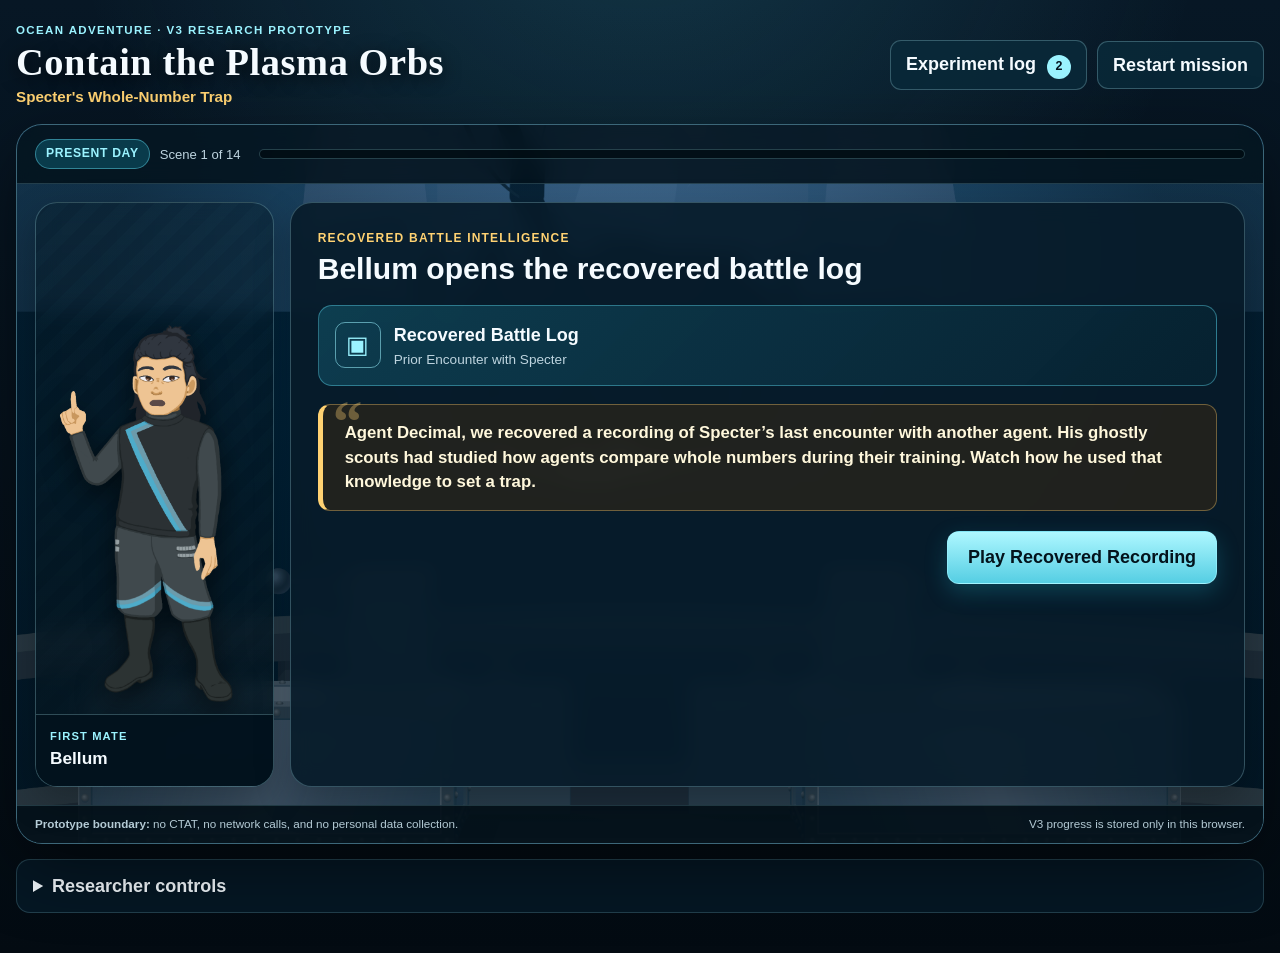
<file: index.html>
<!doctype html>
<html lang="en">
<head>
  <meta charset="utf-8">
  <meta name="viewport" content="width=device-width, initial-scale=1">
  <meta name="color-scheme" content="dark">
  <meta name="description" content="A CTAT-free Ocean Adventure V3 research prototype for repairing deceptive overgeneralization in decimal comparison.">
  <title>Ocean Adventure — Specter’s Whole-Number Trap · V3</title>
  <link rel="icon" type="image/png" href="assets/bellum-headshot.png">
  <link rel="stylesheet" href="styles.css?v=20260728c">
  <script defer src="app.js?v=20260728c"></script>
</head>
<body>
  <a class="skip-link" href="#mission-frame">Skip to the mission</a>

  <div class="app-shell">
    <header class="app-header">
      <div class="brand-lockup">
        <p class="brand-kicker">Ocean Adventure · V3 research prototype</p>
        <h1>Contain the Plasma Orbs</h1>
        <p class="brand-subtitle">Specter's Whole-Number Trap</p>
      </div>

      <div class="app-actions" aria-label="Prototype controls">
        <button class="utility-button" id="log-toggle" type="button" aria-controls="log-drawer" aria-expanded="false">
          Experiment log <span class="count-badge" id="event-count">0</span>
        </button>
        <button class="utility-button" id="restart-button" type="button">Restart mission</button>
      </div>
    </header>

    <main class="mission-frame" id="mission-frame" tabindex="-1">
      <div class="scene-art" aria-hidden="true">
        <img class="ocean-background" src="assets/ocean-background.png" alt="">
        <div class="ocean-shade"></div>
        <img class="trap-deck" src="assets/trap-deck.png" alt="">
        <img class="trap-open-overlay" id="trap-open-overlay" src="assets/trap-open-left.png" alt="" hidden>
      </div>

      <header class="mission-header">
        <div class="mission-heading">
          <span class="phase-pill" id="phase-label">Mission briefing</span>
          <span class="screen-counter" id="screen-counter">Step 1</span>
        </div>
        <div class="progress-track" role="progressbar" aria-label="Mission progress" aria-valuemin="0" aria-valuemax="100" aria-valuenow="0" id="progress-track">
          <span class="progress-fill" id="progress-fill"></span>
        </div>
      </header>

      <div class="stage-layout">
        <aside class="character-card" id="character-card" aria-label="Current speaker">
          <div class="character-portrait-wrap">
            <img class="character-portrait" id="character-portrait" src="assets/first-mate-explain.png" alt="Bellum, Agent Decimal's First Mate">
          </div>
          <div class="speaker-tag">
            <span class="speaker-role" id="speaker-role">First Mate</span>
            <strong id="speaker-name">Bellum</strong>
          </div>
        </aside>

        <section class="screen-card" id="screen-mount" aria-live="off"></section>

        <aside class="radar-card" id="radar-panel" aria-labelledby="radar-title" hidden>
          <div class="radar-header">
            <div>
              <p class="radar-kicker">Training instrument</p>
              <h2 id="radar-title">Place-Value Radar</h2>
            </div>
            <span class="training-state" id="radar-state-badge">Training support</span>
          </div>
          <div class="radar-screen" id="radar-screen" aria-live="polite"></div>
        </aside>
      </div>

      <footer class="mission-footer">
        <p><strong>Prototype boundary:</strong> no CTAT, no network calls, and no personal data collection.</p>
        <span id="save-status" role="status" aria-live="polite">Progress is stored only in this browser.</span>
      </footer>
    </main>

    <details class="research-tools">
      <summary>Researcher controls</summary>
      <div class="research-tools-grid">
        <label for="screen-jump">
          Jump to a prototype screen
          <select id="screen-jump"></select>
        </label>
        <button class="secondary-button" id="jump-button" type="button">Jump</button>
        <button class="secondary-button" id="download-json" type="button">Download JSON log</button>
        <button class="secondary-button" id="download-csv" type="button">Download CSV log</button>
        <button class="danger-button" id="clear-data" type="button">Clear all local data</button>
      </div>
      <p class="research-note">Jumping is for design review. It is recorded in the local log and should not be used during a learner run.</p>
    </details>
  </div>

  <aside class="log-drawer" id="log-drawer" aria-labelledby="log-title" hidden>
    <div class="log-drawer-header">
      <div>
        <p class="radar-kicker">Local only</p>
        <h2 id="log-title">Experiment log</h2>
      </div>
      <button class="icon-button" id="log-close" type="button" aria-label="Close experiment log">×</button>
    </div>
    <p class="log-description">First comparison choices and place-value proof actions are logged separately. No information leaves this device.</p>
    <div class="log-summary" id="log-summary"></div>
    <div class="log-table-wrap">
      <table>
        <thead>
          <tr>
            <th scope="col">Time</th>
            <th scope="col">Screen</th>
            <th scope="col">Event</th>
            <th scope="col">Response</th>
            <th scope="col">Correct</th>
          </tr>
        </thead>
        <tbody id="log-table-body"></tbody>
      </table>
    </div>
  </aside>

  <div class="drawer-backdrop" id="drawer-backdrop" hidden></div>
  <div class="toast" id="toast" role="status" aria-live="polite" hidden></div>
</body>
</html>
</file>
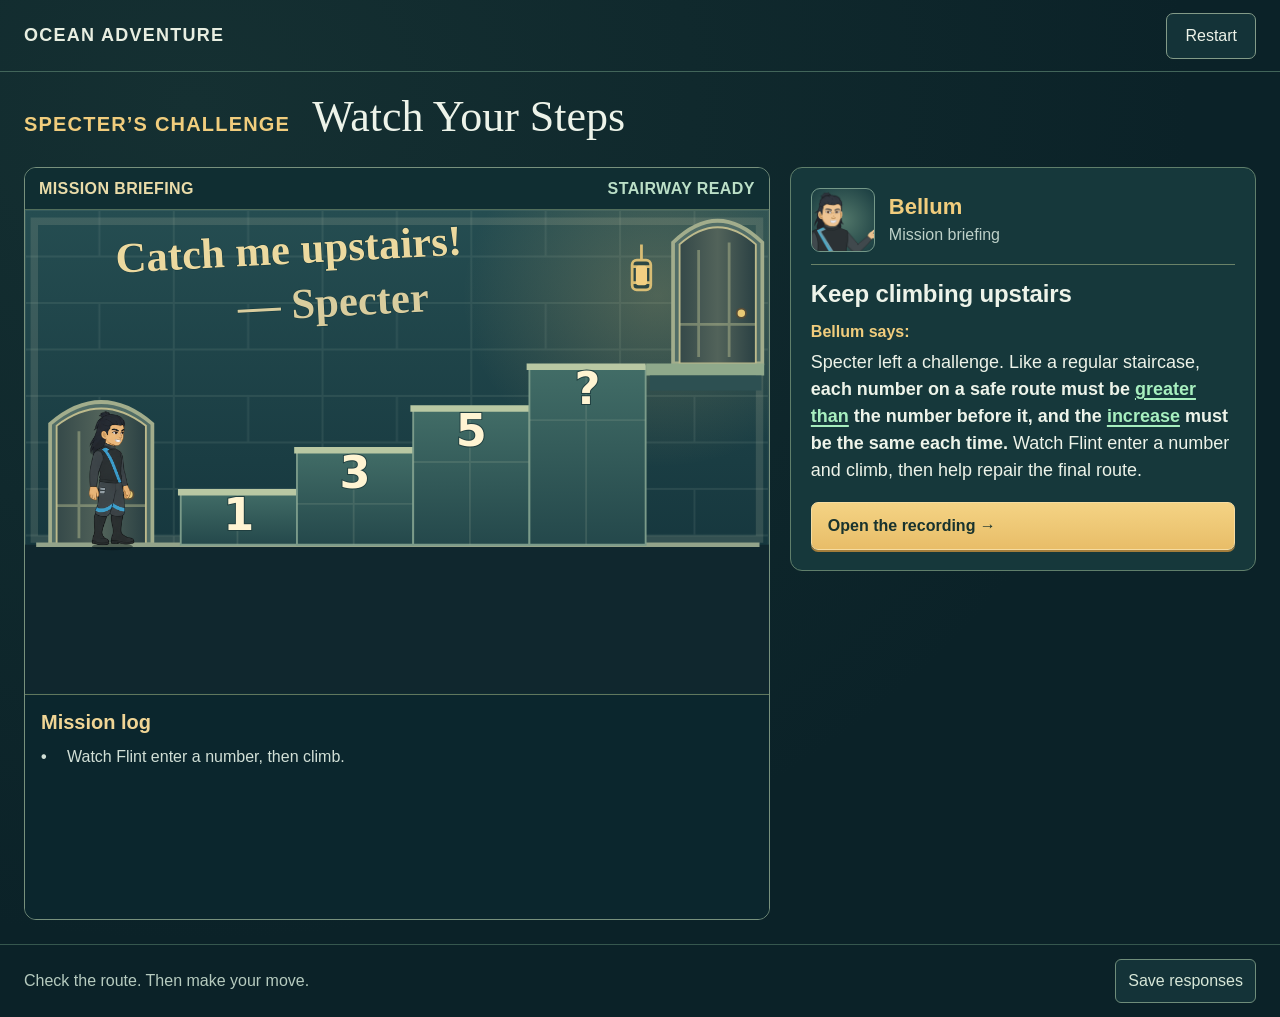
<file: previews/watch-your-steps-v3-20261030/index.html>
<!doctype html>
<html lang="en">
<head>
  <meta charset="utf-8">
  <meta name="viewport" content="width=device-width,initial-scale=1">
  <meta name="theme-color" content="#10282c">
  <title>Watch Your Steps · Ocean Adventure</title>
  <link rel="icon" href="data:,">
  <link rel="stylesheet" href="styles.css?v=b52a719d6f65">
  <link rel="stylesheet" href="scene.css?v=a4b420ffbcea">
  <link rel="stylesheet" href="practice.css?v=1a3a30c1e415">
  <script defer src="lesson.js?v=b9b3011ff409"></script>
  <script defer src="scene.js?v=d8109b14fc72"></script>
  <script defer src="app.js?v=525aaa885e66"></script>
</head>
<body>
  <div class="viewport" id="viewport">
  <div class="game-frame" id="game-frame">
  <a class="skip-link" href="#dialogue-title">Skip to the current instruction</a>
  <header class="topbar">
    <span class="wordmark">Ocean Adventure</span>
    <div class="top-actions">
      <button class="utility-button" id="restart" type="button">Restart</button>
    </div>
  </header>
  <main id="app" class="game-shell" aria-label="Flint’s upstairs mission"></main>
  <footer class="page-footer"><span>Check the route. Then make your move.</span><button type="button" id="export-responses">Save responses</button></footer>
  </div>
  </div>
  <noscript>This activity needs JavaScript to animate the mission and respond to your choices.</noscript>
</body>
</html>
</file>
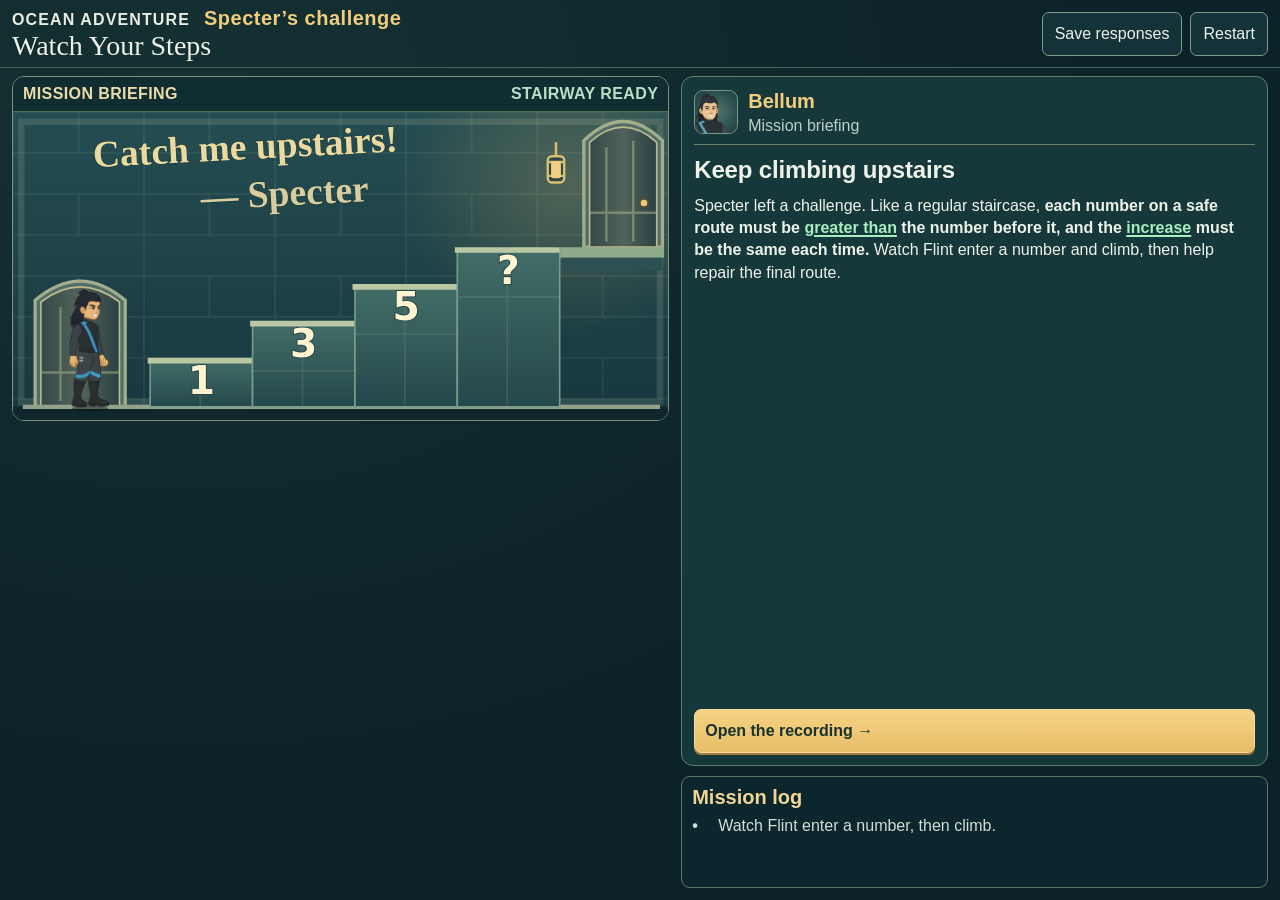
<file: previews/watch-your-steps-v31-20261030/index.html>
<!doctype html>
<html lang="en">
<head>
  <meta charset="utf-8">
  <meta name="viewport" content="width=device-width,initial-scale=1">
  <meta name="theme-color" content="#10282c">
  <title>Watch Your Steps · Ocean Adventure</title>
  <link rel="icon" href="data:,">
  <link rel="stylesheet" href="styles.css?v=8fcd97aebc69">
  <link rel="stylesheet" href="scene.css?v=a4b420ffbcea">
  <link rel="stylesheet" href="practice.css?v=1a3a30c1e415">
  <script defer src="lesson.js?v=b9b3011ff409"></script>
  <script defer src="scene.js?v=ba96646d6da1"></script>
  <script defer src="app.js?v=5904ee3602bb"></script>
</head>
<body>
  <div class="viewport" id="viewport">
  <div class="game-frame" id="game-frame">
  <a class="skip-link" href="#dialogue-title">Skip to the current instruction</a>
  <header class="topbar">
    <div class="header-identity"><span class="wordmark">Ocean Adventure</span><span class="mission-kicker">Specter’s challenge</span><h1>Watch Your Steps</h1></div>
    <div class="top-actions">
      <button class="utility-button" id="export-responses" type="button">Save responses</button>
      <button class="utility-button" id="restart" type="button">Restart</button>
    </div>
  </header>
  <main id="app" class="game-shell" aria-label="Flint’s upstairs mission"></main>
  </div>
  </div>
  <noscript>This activity needs JavaScript to animate the mission and respond to your choices.</noscript>
</body>
</html>
</file>
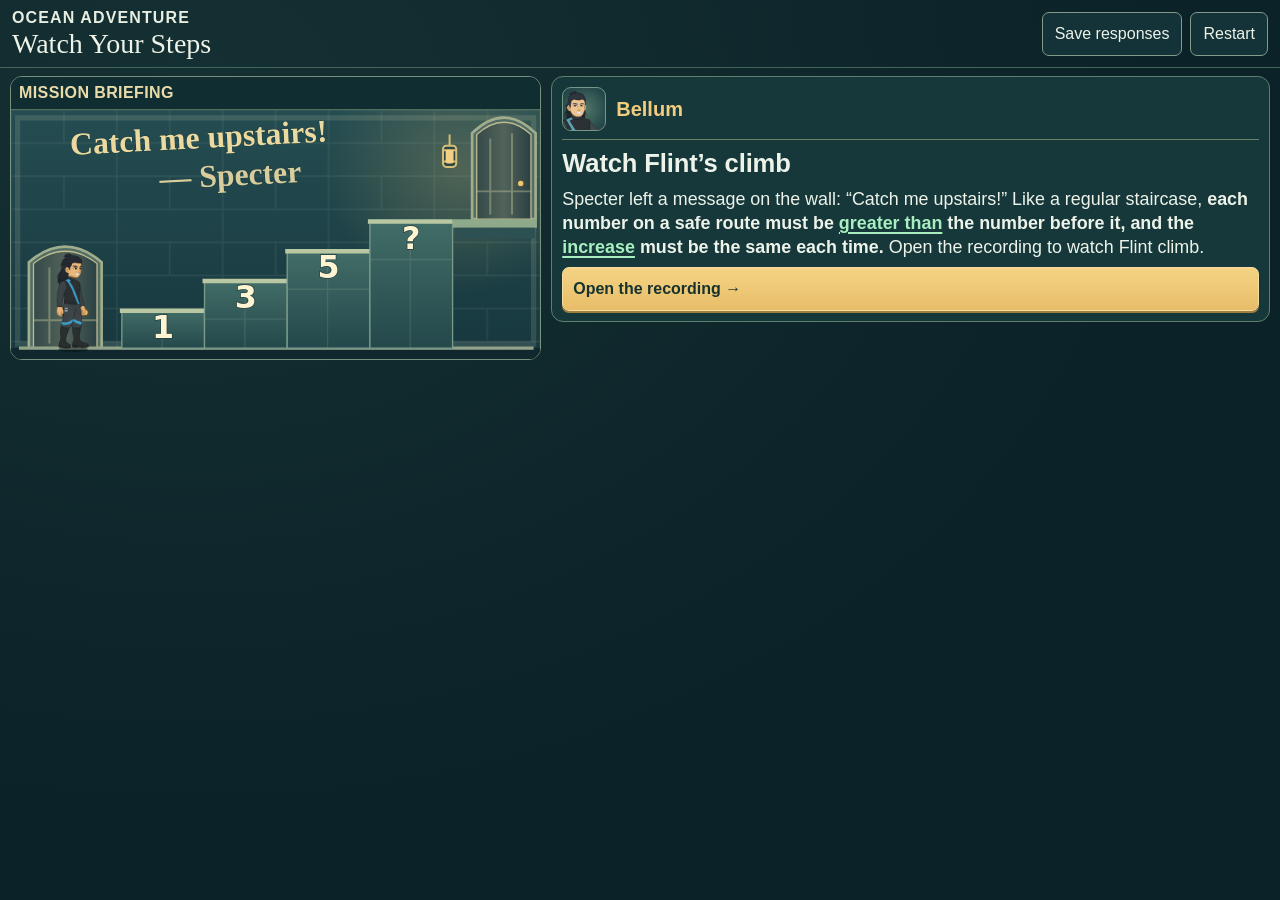
<file: previews/watch-your-steps-v310-20261102/index.html>
<!doctype html>
<html lang="en">
<head>
  <meta charset="utf-8">
  <meta name="viewport" content="width=device-width,initial-scale=1">
  <meta name="theme-color" content="#10282c">
  <title>Watch Your Steps · Ocean Adventure</title>
  <link rel="icon" href="data:,">
  <link rel="stylesheet" href="styles.css?v=8906c3cef372">
  <link rel="stylesheet" href="scene.css?v=a4b420ffbcea">
  <link rel="stylesheet" href="practice.css?v=9142567eef2a">
  <script defer src="lesson.js?v=59ee08e3fd45"></script>
  <script defer src="scene.js?v=4afed308c558"></script>
  <script defer src="app.js?v=56da70c5b7db"></script>
</head>
<body>
  <div class="viewport" id="viewport">
  <div class="game-frame" id="game-frame">
  <a class="skip-link" href="#dialogue-title">Skip to the current instruction</a>
  <header class="topbar">
    <div class="header-identity"><span class="wordmark">Ocean Adventure</span><h1>Watch Your Steps</h1></div>
    <div class="top-actions">
      <button class="utility-button" id="export-responses" type="button">Save responses</button>
      <button class="utility-button" id="restart" type="button">Restart</button>
    </div>
  </header>
  <main id="app" class="game-shell" aria-label="Flint’s upstairs mission"></main>
  </div>
  </div>
  <noscript>This activity needs JavaScript to animate the mission and respond to your choices.</noscript>
</body>
</html>
</file>
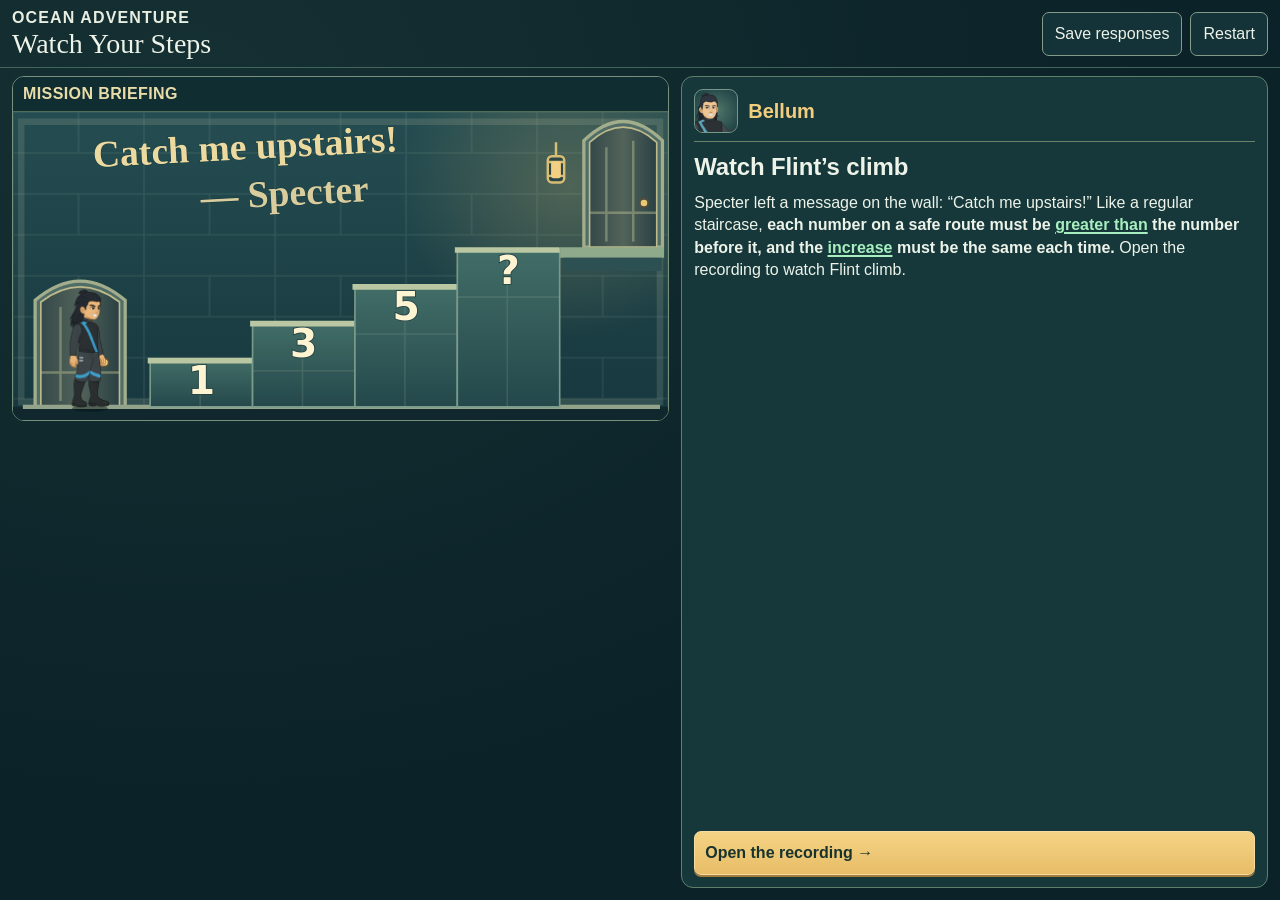
<file: previews/watch-your-steps-v32-20261101/index.html>
<!doctype html>
<html lang="en">
<head>
  <meta charset="utf-8">
  <meta name="viewport" content="width=device-width,initial-scale=1">
  <meta name="theme-color" content="#10282c">
  <title>Watch Your Steps · Ocean Adventure</title>
  <link rel="icon" href="data:,">
  <link rel="stylesheet" href="styles.css?v=6e8bf83aae65">
  <link rel="stylesheet" href="scene.css?v=a4b420ffbcea">
  <link rel="stylesheet" href="practice.css?v=1a3a30c1e415">
  <script defer src="lesson.js?v=6e73086a58e3"></script>
  <script defer src="scene.js?v=ba96646d6da1"></script>
  <script defer src="app.js?v=16232a084927"></script>
</head>
<body>
  <div class="viewport" id="viewport">
  <div class="game-frame" id="game-frame">
  <a class="skip-link" href="#dialogue-title">Skip to the current instruction</a>
  <header class="topbar">
    <div class="header-identity"><span class="wordmark">Ocean Adventure</span><h1>Watch Your Steps</h1></div>
    <div class="top-actions">
      <button class="utility-button" id="export-responses" type="button">Save responses</button>
      <button class="utility-button" id="restart" type="button">Restart</button>
    </div>
  </header>
  <main id="app" class="game-shell" aria-label="Flint’s upstairs mission"></main>
  </div>
  </div>
  <noscript>This activity needs JavaScript to animate the mission and respond to your choices.</noscript>
</body>
</html>
</file>
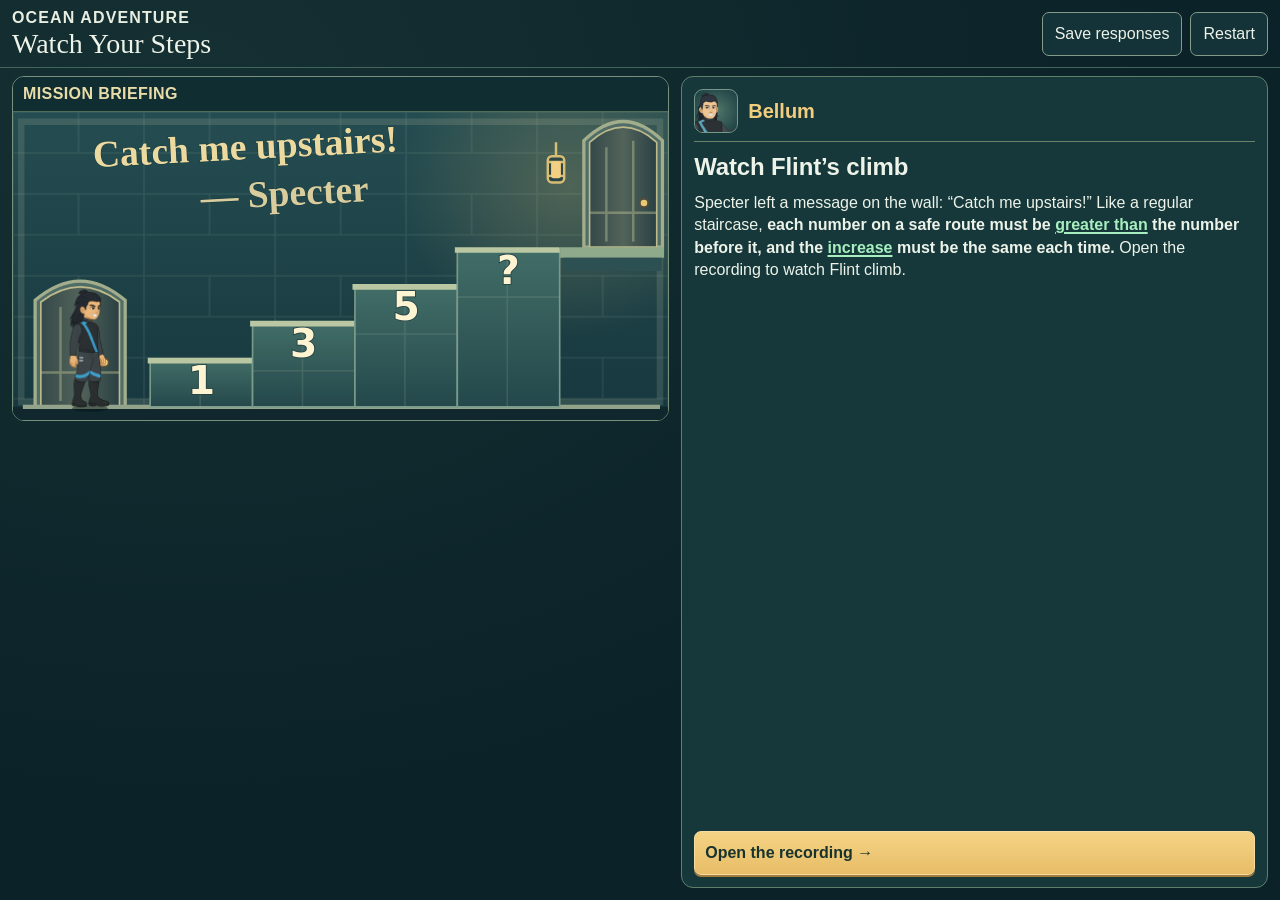
<file: previews/watch-your-steps-v33-20261101/index.html>
<!doctype html>
<html lang="en">
<head>
  <meta charset="utf-8">
  <meta name="viewport" content="width=device-width,initial-scale=1">
  <meta name="theme-color" content="#10282c">
  <title>Watch Your Steps · Ocean Adventure</title>
  <link rel="icon" href="data:,">
  <link rel="stylesheet" href="styles.css?v=97f4423f752d">
  <link rel="stylesheet" href="scene.css?v=a4b420ffbcea">
  <link rel="stylesheet" href="practice.css?v=1a3a30c1e415">
  <script defer src="lesson.js?v=60ced66d0915"></script>
  <script defer src="scene.js?v=ba96646d6da1"></script>
  <script defer src="app.js?v=ec4a3349b6c8"></script>
</head>
<body>
  <div class="viewport" id="viewport">
  <div class="game-frame" id="game-frame">
  <a class="skip-link" href="#dialogue-title">Skip to the current instruction</a>
  <header class="topbar">
    <div class="header-identity"><span class="wordmark">Ocean Adventure</span><h1>Watch Your Steps</h1></div>
    <div class="top-actions">
      <button class="utility-button" id="export-responses" type="button">Save responses</button>
      <button class="utility-button" id="restart" type="button">Restart</button>
    </div>
  </header>
  <main id="app" class="game-shell" aria-label="Flint’s upstairs mission"></main>
  </div>
  </div>
  <noscript>This activity needs JavaScript to animate the mission and respond to your choices.</noscript>
</body>
</html>
</file>
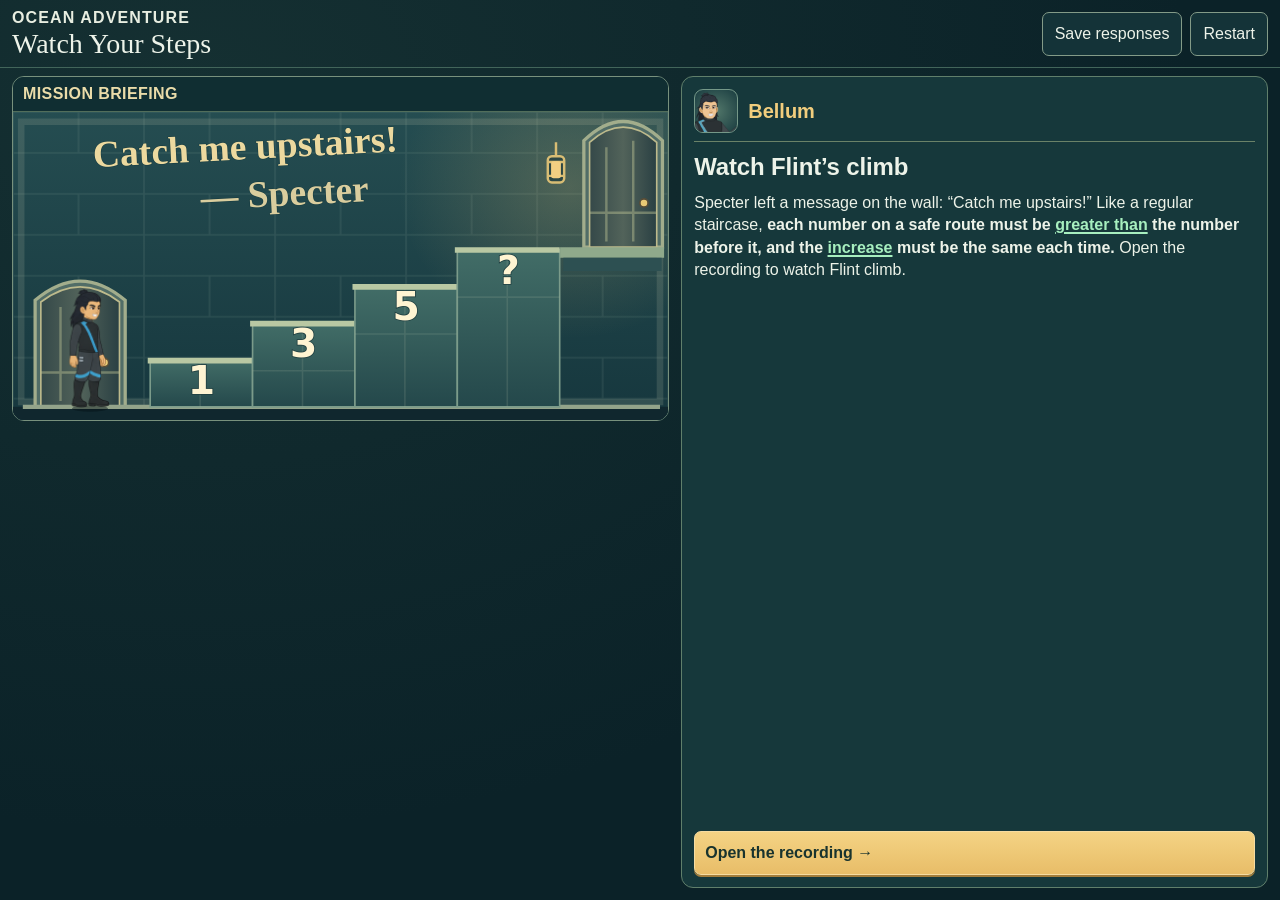
<file: previews/watch-your-steps-v34-20261101/index.html>
<!doctype html>
<html lang="en">
<head>
  <meta charset="utf-8">
  <meta name="viewport" content="width=device-width,initial-scale=1">
  <meta name="theme-color" content="#10282c">
  <title>Watch Your Steps · Ocean Adventure</title>
  <link rel="icon" href="data:,">
  <link rel="stylesheet" href="styles.css?v=97f4423f752d">
  <link rel="stylesheet" href="scene.css?v=a4b420ffbcea">
  <link rel="stylesheet" href="practice.css?v=1a3a30c1e415">
  <script defer src="lesson.js?v=a0f0a77a60ed"></script>
  <script defer src="scene.js?v=e0918a9bb79a"></script>
  <script defer src="app.js?v=e5e9e0f8d752"></script>
</head>
<body>
  <div class="viewport" id="viewport">
  <div class="game-frame" id="game-frame">
  <a class="skip-link" href="#dialogue-title">Skip to the current instruction</a>
  <header class="topbar">
    <div class="header-identity"><span class="wordmark">Ocean Adventure</span><h1>Watch Your Steps</h1></div>
    <div class="top-actions">
      <button class="utility-button" id="export-responses" type="button">Save responses</button>
      <button class="utility-button" id="restart" type="button">Restart</button>
    </div>
  </header>
  <main id="app" class="game-shell" aria-label="Flint’s upstairs mission"></main>
  </div>
  </div>
  <noscript>This activity needs JavaScript to animate the mission and respond to your choices.</noscript>
</body>
</html>
</file>
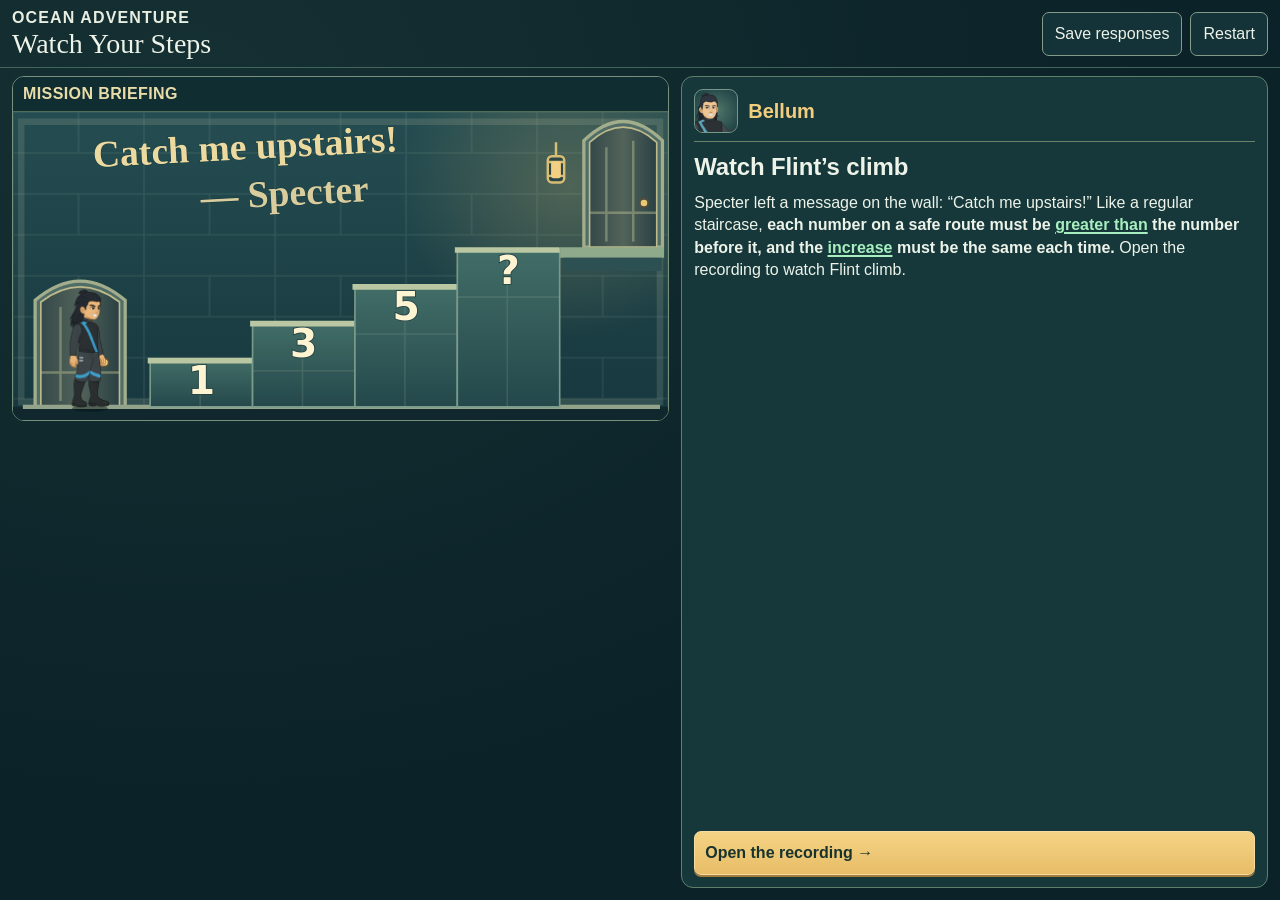
<file: previews/watch-your-steps-v35-20261101/index.html>
<!doctype html>
<html lang="en">
<head>
  <meta charset="utf-8">
  <meta name="viewport" content="width=device-width,initial-scale=1">
  <meta name="theme-color" content="#10282c">
  <title>Watch Your Steps · Ocean Adventure</title>
  <link rel="icon" href="data:,">
  <link rel="stylesheet" href="styles.css?v=97f4423f752d">
  <link rel="stylesheet" href="scene.css?v=a4b420ffbcea">
  <link rel="stylesheet" href="practice.css?v=1a3a30c1e415">
  <script defer src="lesson.js?v=9dd307c32a7b"></script>
  <script defer src="scene.js?v=e0918a9bb79a"></script>
  <script defer src="app.js?v=3e60aa1f7575"></script>
</head>
<body>
  <div class="viewport" id="viewport">
  <div class="game-frame" id="game-frame">
  <a class="skip-link" href="#dialogue-title">Skip to the current instruction</a>
  <header class="topbar">
    <div class="header-identity"><span class="wordmark">Ocean Adventure</span><h1>Watch Your Steps</h1></div>
    <div class="top-actions">
      <button class="utility-button" id="export-responses" type="button">Save responses</button>
      <button class="utility-button" id="restart" type="button">Restart</button>
    </div>
  </header>
  <main id="app" class="game-shell" aria-label="Flint’s upstairs mission"></main>
  </div>
  </div>
  <noscript>This activity needs JavaScript to animate the mission and respond to your choices.</noscript>
</body>
</html>
</file>
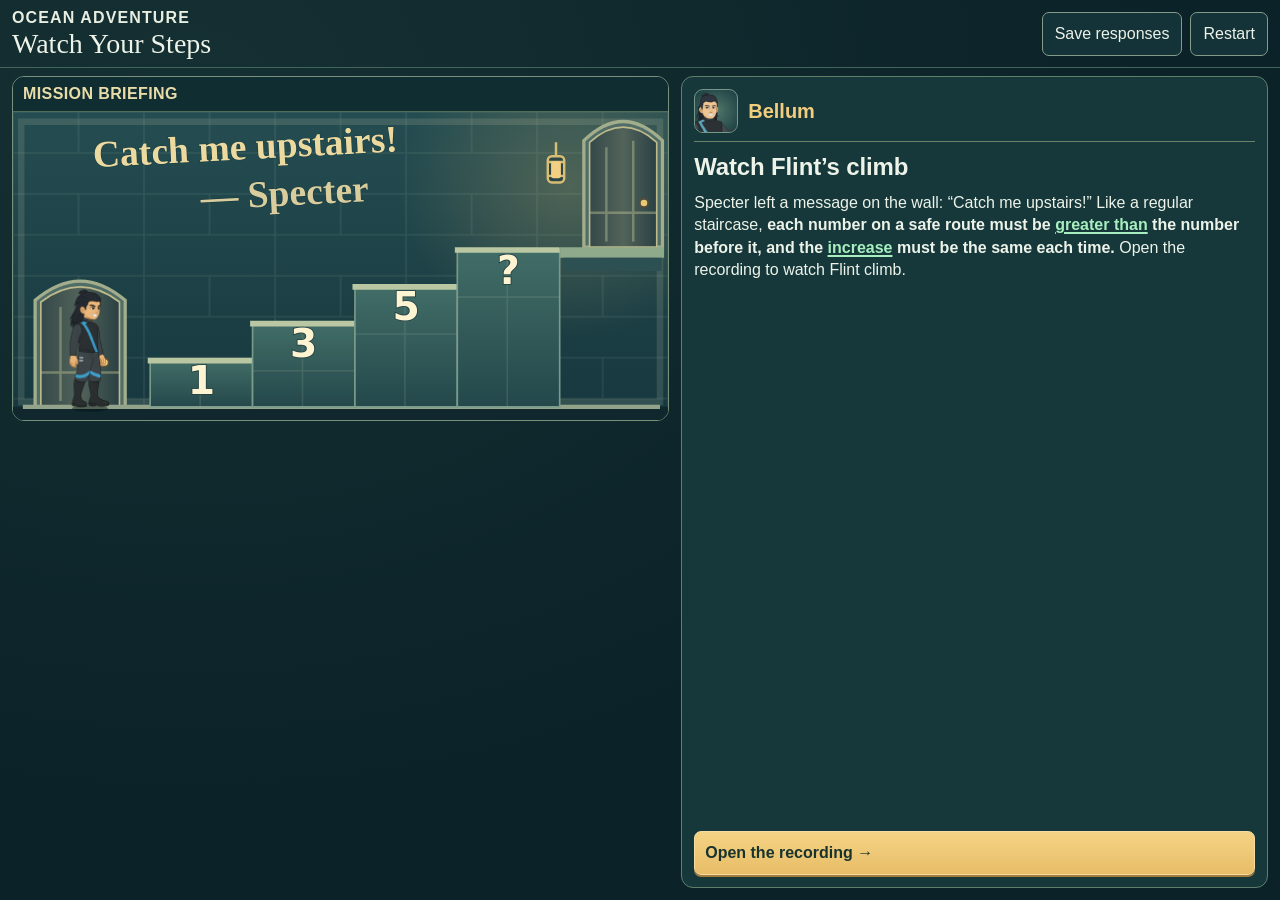
<file: previews/watch-your-steps-v36-20261102/index.html>
<!doctype html>
<html lang="en">
<head>
  <meta charset="utf-8">
  <meta name="viewport" content="width=device-width,initial-scale=1">
  <meta name="theme-color" content="#10282c">
  <title>Watch Your Steps · Ocean Adventure</title>
  <link rel="icon" href="data:,">
  <link rel="stylesheet" href="styles.css?v=97f4423f752d">
  <link rel="stylesheet" href="scene.css?v=a4b420ffbcea">
  <link rel="stylesheet" href="practice.css?v=1a3a30c1e415">
  <script defer src="lesson.js?v=1f4357e867c7"></script>
  <script defer src="scene.js?v=358527daaf05"></script>
  <script defer src="app.js?v=989e3e104416"></script>
</head>
<body>
  <div class="viewport" id="viewport">
  <div class="game-frame" id="game-frame">
  <a class="skip-link" href="#dialogue-title">Skip to the current instruction</a>
  <header class="topbar">
    <div class="header-identity"><span class="wordmark">Ocean Adventure</span><h1>Watch Your Steps</h1></div>
    <div class="top-actions">
      <button class="utility-button" id="export-responses" type="button">Save responses</button>
      <button class="utility-button" id="restart" type="button">Restart</button>
    </div>
  </header>
  <main id="app" class="game-shell" aria-label="Flint’s upstairs mission"></main>
  </div>
  </div>
  <noscript>This activity needs JavaScript to animate the mission and respond to your choices.</noscript>
</body>
</html>
</file>
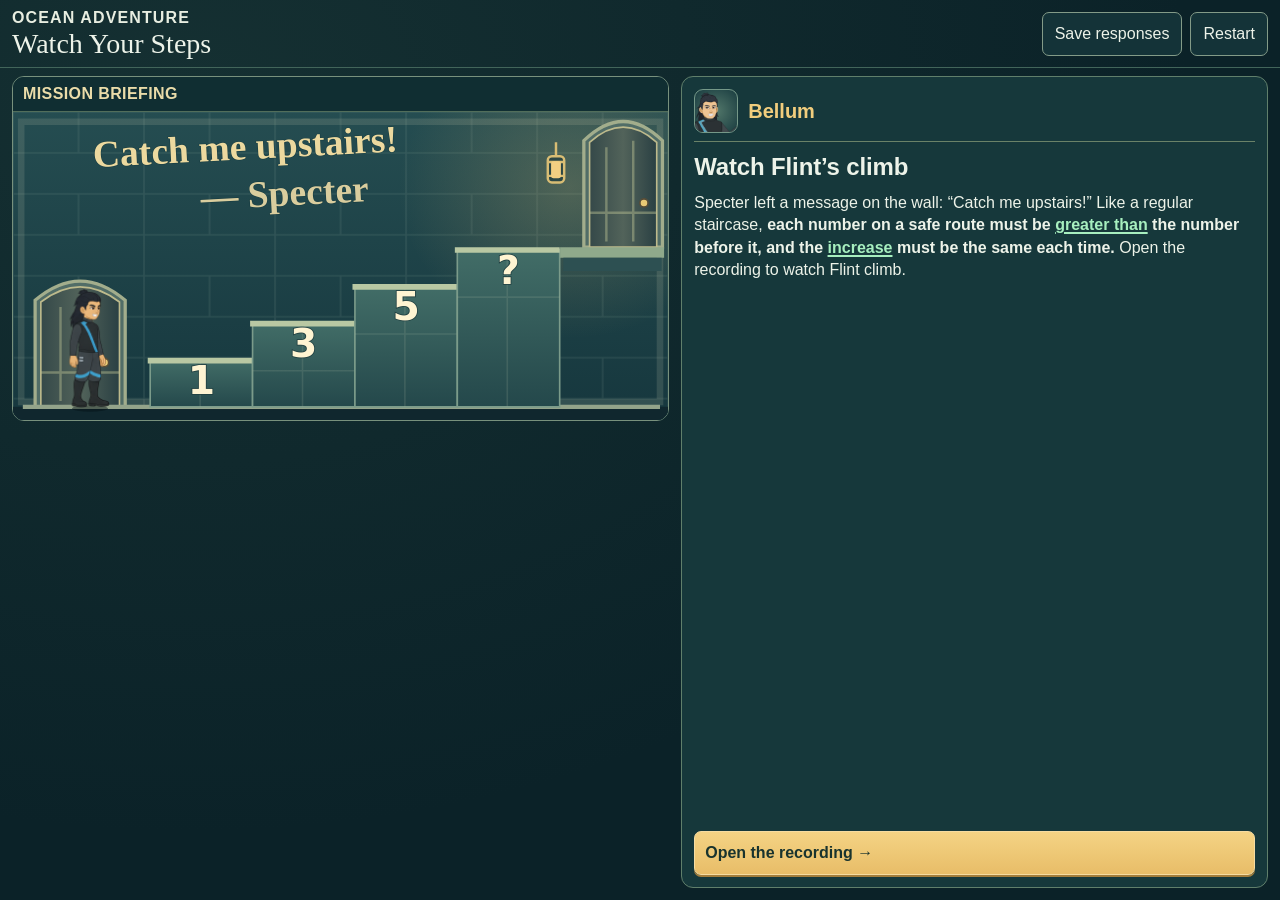
<file: previews/watch-your-steps-v37-20261102/index.html>
<!doctype html>
<html lang="en">
<head>
  <meta charset="utf-8">
  <meta name="viewport" content="width=device-width,initial-scale=1">
  <meta name="theme-color" content="#10282c">
  <title>Watch Your Steps · Ocean Adventure</title>
  <link rel="icon" href="data:,">
  <link rel="stylesheet" href="styles.css?v=97f4423f752d">
  <link rel="stylesheet" href="scene.css?v=a4b420ffbcea">
  <link rel="stylesheet" href="practice.css?v=c3cd9d07ba75">
  <script defer src="lesson.js?v=59ee08e3fd45"></script>
  <script defer src="scene.js?v=4afed308c558"></script>
  <script defer src="app.js?v=3d5da8aeccf1"></script>
</head>
<body>
  <div class="viewport" id="viewport">
  <div class="game-frame" id="game-frame">
  <a class="skip-link" href="#dialogue-title">Skip to the current instruction</a>
  <header class="topbar">
    <div class="header-identity"><span class="wordmark">Ocean Adventure</span><h1>Watch Your Steps</h1></div>
    <div class="top-actions">
      <button class="utility-button" id="export-responses" type="button">Save responses</button>
      <button class="utility-button" id="restart" type="button">Restart</button>
    </div>
  </header>
  <main id="app" class="game-shell" aria-label="Flint’s upstairs mission"></main>
  </div>
  </div>
  <noscript>This activity needs JavaScript to animate the mission and respond to your choices.</noscript>
</body>
</html>
</file>
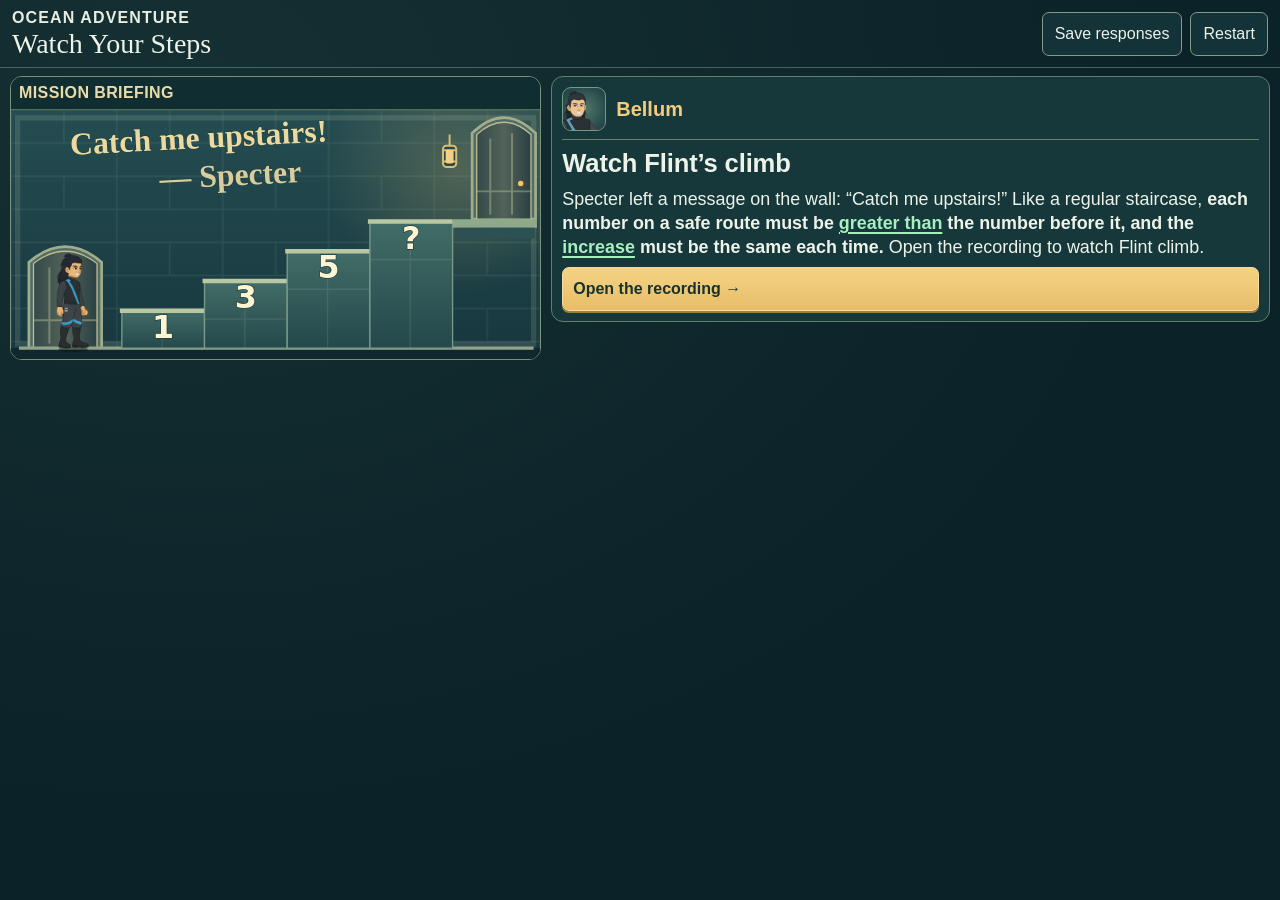
<file: previews/watch-your-steps-v38-20261102/index.html>
<!doctype html>
<html lang="en">
<head>
  <meta charset="utf-8">
  <meta name="viewport" content="width=device-width,initial-scale=1">
  <meta name="theme-color" content="#10282c">
  <title>Watch Your Steps · Ocean Adventure</title>
  <link rel="icon" href="data:,">
  <link rel="stylesheet" href="styles.css?v=b52e156912cd">
  <link rel="stylesheet" href="scene.css?v=a4b420ffbcea">
  <link rel="stylesheet" href="practice.css?v=9142567eef2a">
  <script defer src="lesson.js?v=59ee08e3fd45"></script>
  <script defer src="scene.js?v=4afed308c558"></script>
  <script defer src="app.js?v=ad30d840e028"></script>
</head>
<body>
  <div class="viewport" id="viewport">
  <div class="game-frame" id="game-frame">
  <a class="skip-link" href="#dialogue-title">Skip to the current instruction</a>
  <header class="topbar">
    <div class="header-identity"><span class="wordmark">Ocean Adventure</span><h1>Watch Your Steps</h1></div>
    <div class="top-actions">
      <button class="utility-button" id="export-responses" type="button">Save responses</button>
      <button class="utility-button" id="restart" type="button">Restart</button>
    </div>
  </header>
  <main id="app" class="game-shell" aria-label="Flint’s upstairs mission"></main>
  </div>
  </div>
  <noscript>This activity needs JavaScript to animate the mission and respond to your choices.</noscript>
</body>
</html>
</file>
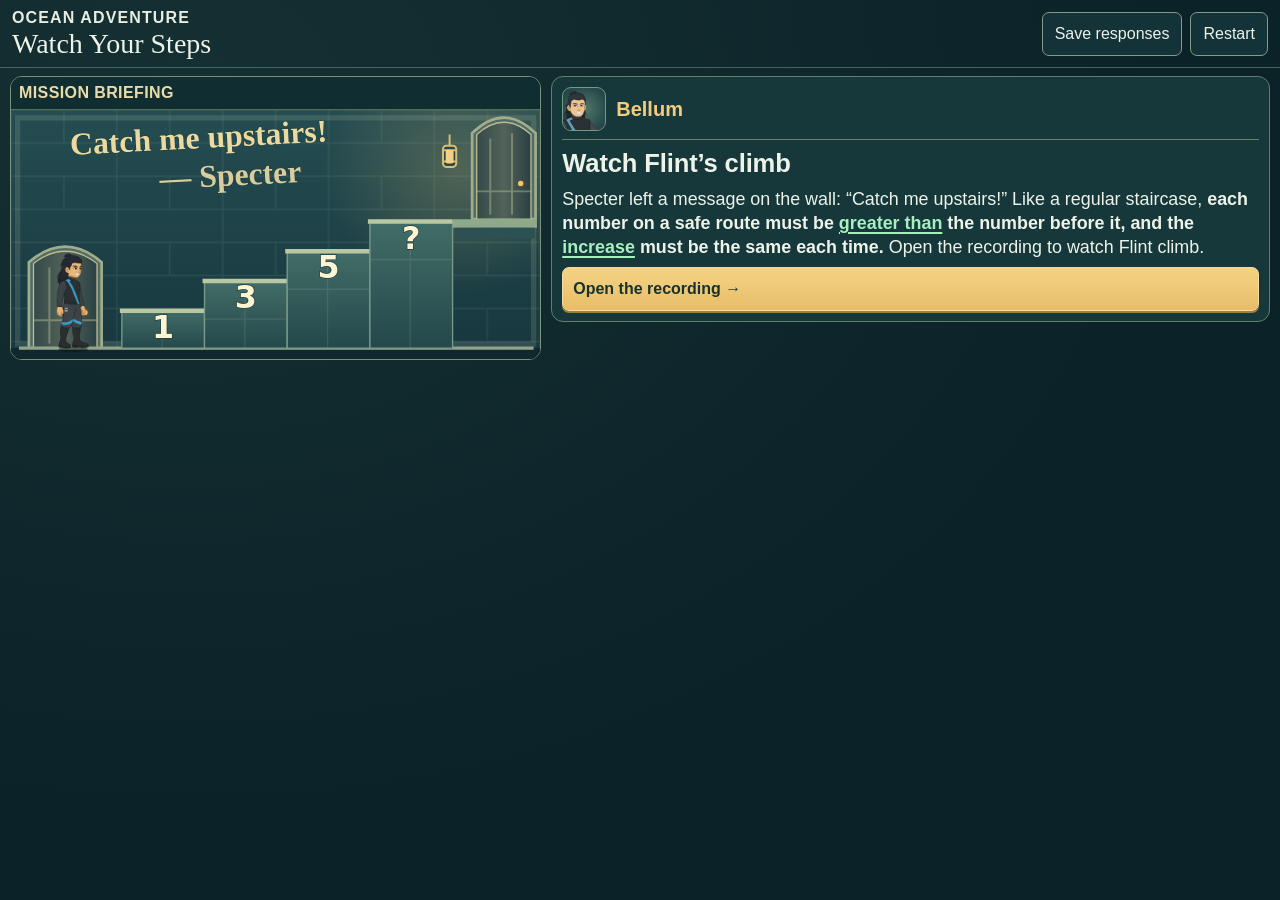
<file: previews/watch-your-steps-v381-20261102/index.html>
<!doctype html>
<html lang="en">
<head>
  <meta charset="utf-8">
  <meta name="viewport" content="width=device-width,initial-scale=1">
  <meta name="theme-color" content="#10282c">
  <title>Watch Your Steps · Ocean Adventure</title>
  <link rel="icon" href="data:,">
  <link rel="stylesheet" href="styles.css?v=d456f4daeafb">
  <link rel="stylesheet" href="scene.css?v=a4b420ffbcea">
  <link rel="stylesheet" href="practice.css?v=9142567eef2a">
  <script defer src="lesson.js?v=59ee08e3fd45"></script>
  <script defer src="scene.js?v=4afed308c558"></script>
  <script defer src="app.js?v=87fa1699ab0c"></script>
</head>
<body>
  <div class="viewport" id="viewport">
  <div class="game-frame" id="game-frame">
  <a class="skip-link" href="#dialogue-title">Skip to the current instruction</a>
  <header class="topbar">
    <div class="header-identity"><span class="wordmark">Ocean Adventure</span><h1>Watch Your Steps</h1></div>
    <div class="top-actions">
      <button class="utility-button" id="export-responses" type="button">Save responses</button>
      <button class="utility-button" id="restart" type="button">Restart</button>
    </div>
  </header>
  <main id="app" class="game-shell" aria-label="Flint’s upstairs mission"></main>
  </div>
  </div>
  <noscript>This activity needs JavaScript to animate the mission and respond to your choices.</noscript>
</body>
</html>
</file>
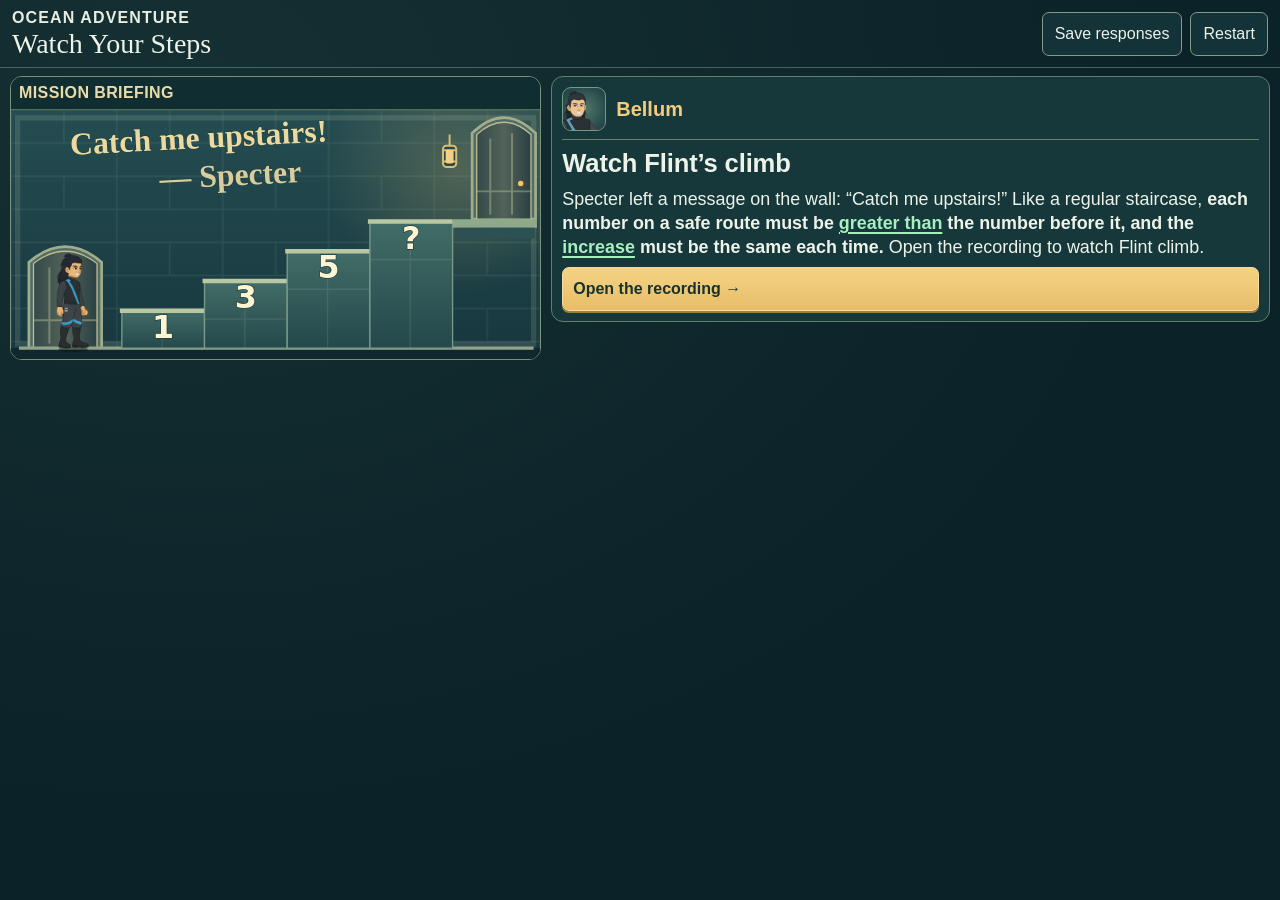
<file: previews/watch-your-steps-v39-20261102/index.html>
<!doctype html>
<html lang="en">
<head>
  <meta charset="utf-8">
  <meta name="viewport" content="width=device-width,initial-scale=1">
  <meta name="theme-color" content="#10282c">
  <title>Watch Your Steps · Ocean Adventure</title>
  <link rel="icon" href="data:,">
  <link rel="stylesheet" href="styles.css?v=d456f4daeafb">
  <link rel="stylesheet" href="scene.css?v=a4b420ffbcea">
  <link rel="stylesheet" href="practice.css?v=9142567eef2a">
  <script defer src="lesson.js?v=9df1c2996181"></script>
  <script defer src="scene.js?v=4afed308c558"></script>
  <script defer src="app.js?v=96e09993a68e"></script>
</head>
<body>
  <div class="viewport" id="viewport">
  <div class="game-frame" id="game-frame">
  <a class="skip-link" href="#dialogue-title">Skip to the current instruction</a>
  <header class="topbar">
    <div class="header-identity"><span class="wordmark">Ocean Adventure</span><h1>Watch Your Steps</h1></div>
    <div class="top-actions">
      <button class="utility-button" id="export-responses" type="button">Save responses</button>
      <button class="utility-button" id="restart" type="button">Restart</button>
    </div>
  </header>
  <main id="app" class="game-shell" aria-label="Flint’s upstairs mission"></main>
  </div>
  </div>
  <noscript>This activity needs JavaScript to animate the mission and respond to your choices.</noscript>
</body>
</html>
</file>
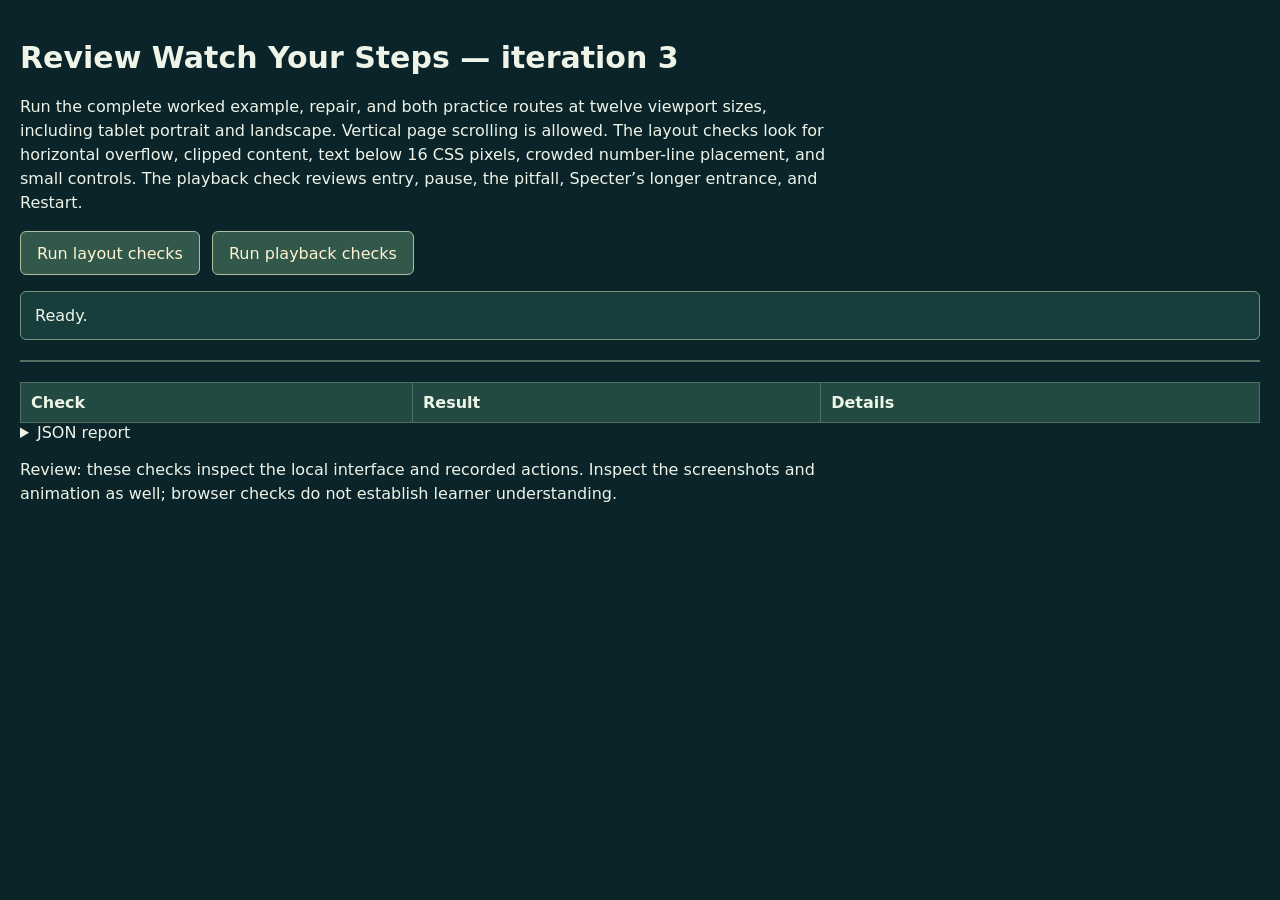
<file: previews/watch-your-steps-v3-20261030/tests/v3-review.html>
<!doctype html><html lang="en"><head><meta charset="utf-8"><meta name="viewport" content="width=device-width,initial-scale=1"><title>Watch Your Steps — iteration 3 review</title><style>
:root{font-family:system-ui,sans-serif;color-scheme:dark;background:#0b242a;color:#eef4e8;font-size:16px}*{box-sizing:border-box}body{margin:0;padding:20px}h1{font-size:30px}p{max-width:80ch;line-height:1.5}button{font:inherit;min-height:44px;padding:10px 16px;border:1px solid #adbea0;border-radius:6px;background:#31584b;color:#fff4d1;cursor:pointer}button:disabled{opacity:.5;cursor:wait}.controls{display:flex;gap:12px;flex-wrap:wrap;margin:16px 0}#status{padding:14px;background:#173e3d;border:1px solid #789379;border-radius:6px}#preview-scroll{max-width:100%;overflow:auto;border:1px solid #526f61;margin:20px 0}#frame-holder{position:relative}iframe{display:block;border:0}.report{overflow:auto}table{width:100%;border-collapse:collapse}td,th{padding:10px;border:1px solid #4e7163;text-align:left;vertical-align:top}th{background:#234a42}.pass{color:#a7efbf}.fail{color:#ffc2b8}pre{white-space:pre-wrap;overflow-wrap:anywhere;padding:16px;border:1px solid #48685d;max-height:600px;overflow:auto}button:focus-visible{outline:3px solid #ffe5a0;outline-offset:3px}
</style></head><body><h1>Review Watch Your Steps — iteration 3</h1><p>Run the complete worked example, repair, and both practice routes at twelve viewport sizes, including tablet portrait and landscape. Vertical page scrolling is allowed. The layout checks look for horizontal overflow, clipped content, text below 16 CSS pixels, crowded number-line placement, and small controls. The playback check reviews entry, pause, the pitfall, Specter’s longer entrance, and Restart.</p><div class="controls"><button id="run-layout">Run layout checks</button><button id="run-playback">Run playback checks</button></div><div id="status" role="status">Ready.</div><div id="preview-scroll"><div id="frame-holder"></div></div><div class="report"><table><thead><tr><th>Check</th><th>Result</th><th>Details</th></tr></thead><tbody id="rows"></tbody></table></div><details><summary>JSON report</summary><pre id="results-json">{"status":"not-started"}</pre></details><p>Review: these checks inspect the local interface and recorded actions. Inspect the screenshots and animation as well; browser checks do not establish learner understanding.</p><script src="v3-review-runner.js"></script></body></html>
</file>
<file: styles.css>
:root {
  --ink: #f5fbff;
  --muted: #bed4df;
  --navy-950: #06131f;
  --navy-900: #091d2c;
  --navy-850: #0c2637;
  --navy-800: #10364a;
  --navy-700: #15516a;
  --cyan: #5ed7ed;
  --cyan-bright: #9bf3ff;
  --cyan-deep: #1687a1;
  --gold: #ffd272;
  --gold-deep: #b97917;
  --green: #7ce2a2;
  --green-deep: #155b3b;
  --red: #ff9a9a;
  --red-deep: #743039;
  --panel: rgba(7, 27, 41, 0.91);
  --panel-soft: rgba(13, 45, 62, 0.82);
  --border: rgba(164, 224, 237, 0.28);
  --shadow: 0 24px 70px rgba(0, 0, 0, 0.42);
  --radius-lg: 22px;
  --radius-md: 15px;
  --focus: 0 0 0 4px rgba(255, 210, 114, 0.48);
  font-family: Arial, Helvetica, sans-serif;
}

* {
  box-sizing: border-box;
}

[hidden] {
  display: none !important;
}

html {
  min-width: 320px;
  background: var(--navy-950);
}

body {
  min-height: 100vh;
  margin: 0;
  color: var(--ink);
  background:
    radial-gradient(circle at 50% -15%, rgba(68, 181, 211, 0.2), transparent 45%),
    linear-gradient(180deg, #071725 0%, #030b12 100%);
  font-size: 18px;
  line-height: 1.45;
}

button,
select,
input {
  font: inherit;
}

button,
select {
  min-height: 44px;
}

button {
  border: 0;
}

button:focus-visible,
select:focus-visible,
input:focus-visible,
summary:focus-visible,
[tabindex]:focus-visible {
  outline: none;
  box-shadow: var(--focus);
}

button:disabled {
  cursor: not-allowed;
  opacity: 0.62;
}

.skip-link {
  position: fixed;
  top: 10px;
  left: 10px;
  z-index: 100;
  padding: 10px 14px;
  color: var(--navy-950);
  background: var(--gold);
  border-radius: 8px;
  font-weight: 700;
  transform: translateY(-160%);
  transition: transform 160ms ease;
}

.skip-link:focus {
  transform: translateY(0);
}

.app-shell {
  width: min(1420px, calc(100% - 32px));
  margin: 0 auto;
  padding: 22px 0 40px;
}

.app-header {
  display: flex;
  align-items: center;
  justify-content: space-between;
  gap: 24px;
  margin-bottom: 16px;
}

.brand-lockup h1 {
  margin: 0;
  font-family: Georgia, "Times New Roman", serif;
  font-size: clamp(1.7rem, 3vw, 2.65rem);
  line-height: 1.05;
  letter-spacing: 0.015em;
  text-shadow: 0 3px 18px rgba(0, 0, 0, 0.75);
}

.brand-kicker,
.radar-kicker {
  margin: 0 0 3px;
  color: var(--cyan-bright);
  font-size: 0.72rem;
  font-weight: 800;
  letter-spacing: 0.12em;
  text-transform: uppercase;
}

.brand-subtitle {
  margin: 4px 0 0;
  color: var(--gold);
  font-size: 0.95rem;
  font-weight: 700;
}

.app-actions {
  display: flex;
  align-items: center;
  justify-content: flex-end;
  gap: 10px;
  flex-wrap: wrap;
}

.utility-button,
.secondary-button,
.danger-button,
.icon-button {
  cursor: pointer;
  border: 1px solid var(--border);
  border-radius: 11px;
  color: var(--ink);
  background: rgba(10, 42, 58, 0.88);
  font-weight: 700;
  transition: transform 140ms ease, border-color 140ms ease, background 140ms ease;
}

.utility-button,
.secondary-button,
.danger-button {
  padding: 10px 15px;
}

.utility-button:hover,
.secondary-button:hover,
.icon-button:hover {
  border-color: rgba(126, 231, 247, 0.7);
  background: rgba(18, 76, 97, 0.96);
  transform: translateY(-1px);
}

.danger-button {
  border-color: rgba(255, 154, 154, 0.48);
  color: #ffe7e7;
  background: rgba(99, 35, 43, 0.82);
}

.danger-button:hover {
  background: rgba(126, 42, 52, 0.96);
}

.count-badge {
  display: inline-grid;
  place-items: center;
  min-width: 24px;
  min-height: 24px;
  margin-left: 6px;
  padding: 0 6px;
  border-radius: 999px;
  color: var(--navy-950);
  background: var(--cyan-bright);
  font-size: 0.78rem;
}

.mission-frame {
  position: relative;
  isolation: isolate;
  display: flex;
  min-height: 720px;
  flex-direction: column;
  overflow: hidden;
  border: 1px solid rgba(151, 223, 239, 0.35);
  border-radius: 26px;
  background: #0a2638;
  box-shadow: var(--shadow);
}

.scene-art {
  position: absolute;
  inset: 0;
  z-index: -2;
  overflow: hidden;
}

.ocean-background,
.trap-deck,
.trap-open-overlay {
  position: absolute;
  width: 100%;
  height: 100%;
  object-fit: cover;
  object-position: center center;
}

.ocean-background {
  inset: 0;
  filter: saturate(0.95) contrast(1.06);
  transform: scale(1.015);
}

.ocean-shade {
  position: absolute;
  inset: 0;
  background:
    linear-gradient(180deg, rgba(4, 18, 28, 0.28), rgba(3, 14, 23, 0.67)),
    radial-gradient(circle at 50% 45%, transparent 0 24%, rgba(2, 15, 24, 0.52) 78%);
}

.trap-deck,
.trap-open-overlay {
  top: auto;
  bottom: -2%;
  height: 68%;
  object-position: center bottom;
  opacity: 0.34;
  pointer-events: none;
}

.trap-open-overlay {
  z-index: 1;
  opacity: 0.58;
  animation: trap-flash 900ms ease both;
}

.mission-header {
  display: grid;
  grid-template-columns: auto minmax(200px, 1fr);
  align-items: center;
  gap: 18px;
  padding: 14px 18px;
  border-bottom: 1px solid rgba(154, 224, 239, 0.2);
  background: rgba(3, 17, 27, 0.84);
  backdrop-filter: blur(12px);
}

.mission-heading {
  display: flex;
  align-items: center;
  gap: 10px;
}

.phase-pill {
  display: inline-flex;
  align-items: center;
  min-height: 30px;
  padding: 5px 10px;
  border: 1px solid rgba(96, 218, 238, 0.46);
  border-radius: 999px;
  color: var(--cyan-bright);
  background: rgba(14, 76, 95, 0.7);
  font-size: 0.76rem;
  font-weight: 800;
  letter-spacing: 0.055em;
  text-transform: uppercase;
}

.screen-counter {
  color: var(--muted);
  font-size: 0.82rem;
  white-space: nowrap;
}

.progress-track {
  position: relative;
  height: 10px;
  overflow: hidden;
  border: 1px solid rgba(151, 223, 239, 0.24);
  border-radius: 999px;
  background: rgba(0, 10, 17, 0.7);
}

.progress-fill {
  display: block;
  width: 0;
  height: 100%;
  border-radius: inherit;
  background: linear-gradient(90deg, var(--cyan-deep), var(--cyan-bright));
  box-shadow: 0 0 18px rgba(94, 215, 237, 0.6);
  transition: width 340ms ease;
}

.stage-layout {
  display: grid;
  grid-template-columns: minmax(155px, 0.65fr) minmax(460px, 1.85fr) minmax(235px, 0.95fr);
  gap: 16px;
  flex: 1;
  align-items: stretch;
  padding: 18px;
}

.character-card,
.screen-card,
.radar-card {
  border: 1px solid var(--border);
  border-radius: var(--radius-lg);
  box-shadow: 0 14px 36px rgba(0, 0, 0, 0.24);
  backdrop-filter: blur(10px);
}

.character-card {
  position: relative;
  display: flex;
  min-height: 0;
  flex-direction: column;
  justify-content: flex-end;
  overflow: hidden;
  background:
    linear-gradient(180deg, rgba(5, 25, 38, 0.46), rgba(4, 22, 33, 0.92)),
    repeating-linear-gradient(135deg, transparent 0 12px, rgba(94, 215, 237, 0.035) 12px 24px);
}

.character-portrait-wrap {
  display: flex;
  min-height: 300px;
  flex: 1;
  align-items: flex-end;
  justify-content: center;
  overflow: hidden;
  padding: 12px 6px 0;
}

.character-portrait {
  display: block;
  width: min(100%, 250px);
  max-height: 430px;
  object-fit: contain;
  object-position: center bottom;
  filter: drop-shadow(0 10px 14px rgba(0, 0, 0, 0.52));
  animation: character-in 320ms ease both;
}

.speaker-tag {
  position: relative;
  z-index: 2;
  padding: 13px 14px 15px;
  border-top: 1px solid var(--border);
  background: rgba(3, 19, 30, 0.93);
}

.speaker-tag strong {
  display: block;
  font-size: 1.08rem;
}

.speaker-role {
  display: block;
  margin-bottom: 2px;
  color: var(--cyan-bright);
  font-size: 0.7rem;
  font-weight: 800;
  letter-spacing: 0.1em;
  text-transform: uppercase;
}

.screen-card {
  min-width: 0;
  padding: clamp(18px, 2.1vw, 28px);
  background: var(--panel);
}

.screen-card h2,
.radar-card h2,
.log-drawer h2 {
  margin: 0;
  line-height: 1.14;
}

.screen-card h2 {
  font-size: clamp(1.45rem, 2.35vw, 2.05rem);
}

.screen-kicker {
  margin: 0 0 5px;
  color: var(--gold);
  font-size: 0.75rem;
  font-weight: 800;
  letter-spacing: 0.1em;
  text-transform: uppercase;
}

.screen-lead {
  margin: 10px 0 0;
  color: #e9f8ff;
  font-size: 1.02rem;
}

.dialogue-quote {
  position: relative;
  margin: 18px 0;
  padding: 16px 18px 16px 22px;
  border: 1px solid rgba(255, 210, 114, 0.36);
  border-left: 5px solid var(--gold);
  border-radius: 12px;
  color: #fff8dc;
  background: rgba(80, 48, 12, 0.36);
  font-size: 1.05rem;
  font-weight: 700;
}

.dialogue-quote::before {
  content: "“";
  position: absolute;
  top: -12px;
  left: 10px;
  color: rgba(255, 210, 114, 0.35);
  font-family: Georgia, serif;
  font-size: 3.7rem;
  line-height: 1;
}

.info-callout,
.boundary-card,
.sail-card,
.feedback-panel {
  border-radius: var(--radius-md);
}

.info-callout {
  display: flex;
  gap: 12px;
  align-items: flex-start;
  margin: 18px 0;
  padding: 14px 16px;
  border: 1px solid rgba(94, 215, 237, 0.3);
  color: #dff9ff;
  background: rgba(20, 96, 117, 0.3);
}

.callout-icon {
  display: inline-grid;
  width: 30px;
  height: 30px;
  flex: 0 0 30px;
  place-items: center;
  border-radius: 50%;
  color: var(--navy-950);
  background: var(--cyan-bright);
  font-weight: 900;
}

.screen-actions {
  display: flex;
  align-items: center;
  justify-content: flex-end;
  gap: 10px;
  margin-top: 20px;
}

.primary-button {
  min-height: 50px;
  padding: 12px 20px;
  cursor: pointer;
  border: 1px solid rgba(155, 243, 255, 0.64);
  border-radius: 12px;
  color: #03131c;
  background: linear-gradient(180deg, #aef7ff, #55cee3);
  box-shadow: 0 8px 22px rgba(24, 153, 179, 0.3);
  font-weight: 900;
  transition: transform 140ms ease, filter 140ms ease;
}

.primary-button:hover:not(:disabled) {
  filter: brightness(1.07);
  transform: translateY(-2px);
}

.trial-intro {
  margin-bottom: 14px;
}

.orb-readings {
  display: grid;
  grid-template-columns: minmax(0, 1fr) auto minmax(0, 1fr);
  gap: 12px;
  align-items: center;
  margin: 16px 0 20px;
}

.orb-card {
  position: relative;
  display: grid;
  min-height: 112px;
  place-items: center;
  overflow: hidden;
  padding: 14px 12px;
  border: 1px solid rgba(151, 223, 239, 0.4);
  border-radius: 18px;
  background:
    radial-gradient(circle at 50% 42%, rgba(95, 225, 244, 0.22), transparent 42%),
    rgba(7, 39, 55, 0.88);
}

.orb-card img {
  position: absolute;
  top: 50%;
  left: 50%;
  width: 96px;
  height: 96px;
  object-fit: contain;
  opacity: 0.42;
  filter: drop-shadow(0 0 14px rgba(129, 234, 255, 0.6));
  transform: translate(-50%, -50%);
  animation: orb-drift 3.8s ease-in-out infinite;
}

.orb-card:nth-child(3) img {
  animation-delay: -1.7s;
}

.orb-side-label,
.orb-value {
  position: relative;
  z-index: 1;
}

.orb-side-label {
  align-self: start;
  color: var(--muted);
  font-size: 0.66rem;
  font-weight: 800;
  letter-spacing: 0.12em;
  text-transform: uppercase;
}

.orb-value {
  align-self: end;
  color: white;
  font-size: clamp(2rem, 4.5vw, 3.25rem);
  font-weight: 900;
  letter-spacing: 0.015em;
  line-height: 1;
  text-shadow: 0 4px 14px rgba(0, 0, 0, 0.8);
}

.versus-badge {
  display: grid;
  width: 42px;
  height: 42px;
  place-items: center;
  border: 1px solid rgba(255, 210, 114, 0.48);
  border-radius: 50%;
  color: var(--gold);
  background: rgba(5, 24, 36, 0.88);
  font-size: 0.76rem;
  font-weight: 900;
}

.trial-form {
  display: grid;
  gap: 14px;
}

.question-group {
  min-width: 0;
  margin: 0;
  padding: 0;
  border: 0;
}

.question-group legend {
  width: 100%;
  margin-bottom: 9px;
  color: white;
  font-weight: 800;
}

.question-number {
  display: inline-grid;
  width: 26px;
  height: 26px;
  margin-right: 6px;
  place-items: center;
  border-radius: 50%;
  color: var(--navy-950);
  background: var(--gold);
  font-size: 0.78rem;
}

.choice-grid {
  display: grid;
  grid-template-columns: repeat(2, minmax(0, 1fr));
  gap: 9px;
}

.choice-grid.three-up {
  grid-template-columns: repeat(3, minmax(0, 1fr));
}

.choice-chip {
  position: relative;
  display: flex;
  min-height: 50px;
  align-items: center;
  gap: 9px;
  padding: 10px 12px;
  cursor: pointer;
  border: 1px solid rgba(167, 218, 230, 0.3);
  border-radius: 11px;
  background: rgba(15, 58, 76, 0.72);
  transition: border-color 140ms ease, background 140ms ease, transform 140ms ease;
}

.choice-chip:hover {
  border-color: rgba(155, 243, 255, 0.68);
  background: rgba(22, 80, 100, 0.82);
}

.choice-chip:has(input:checked) {
  border-color: var(--gold);
  background: rgba(132, 86, 21, 0.46);
  box-shadow: 0 0 0 2px rgba(255, 210, 114, 0.18);
}

.choice-chip:has(input:disabled) {
  cursor: default;
}

.choice-chip input {
  width: 20px;
  height: 20px;
  flex: 0 0 20px;
  accent-color: var(--gold);
}

.choice-main {
  display: block;
  font-weight: 800;
}

.choice-detail {
  display: block;
  color: var(--muted);
  font-size: 0.78rem;
}

.form-message {
  min-height: 24px;
  margin: 0;
  color: var(--gold);
  font-size: 0.86rem;
  font-weight: 700;
}

.feedback-panel {
  padding: 15px 16px;
  border: 1px solid rgba(151, 223, 239, 0.34);
  background: rgba(6, 35, 49, 0.92);
}

.feedback-panel.success {
  border-color: rgba(124, 226, 162, 0.56);
  background: rgba(21, 91, 59, 0.38);
}

.feedback-panel.retry {
  border-color: rgba(255, 210, 114, 0.52);
  background: rgba(117, 75, 18, 0.35);
}

.feedback-panel.reveal {
  border-color: rgba(255, 154, 154, 0.5);
  background: rgba(116, 48, 57, 0.36);
}

.feedback-title {
  display: flex;
  align-items: center;
  gap: 8px;
  margin: 0 0 5px;
  font-size: 1rem;
}

.feedback-panel p {
  margin: 7px 0 0;
}

.feedback-detail {
  color: #e7f7fb;
  font-size: 0.9rem;
}

.rule-grid {
  display: grid;
  grid-template-columns: repeat(2, minmax(0, 1fr));
  gap: 13px;
  margin: 18px 0;
}

.boundary-card {
  padding: 16px;
  border: 1px solid rgba(151, 223, 239, 0.34);
  background: rgba(8, 43, 59, 0.82);
}

.boundary-card.new-boundary {
  border-color: rgba(255, 210, 114, 0.5);
  background: rgba(91, 60, 18, 0.4);
}

.boundary-label {
  display: block;
  margin-bottom: 6px;
  color: var(--cyan-bright);
  font-size: 0.72rem;
  font-weight: 900;
  letter-spacing: 0.1em;
  text-transform: uppercase;
}

.new-boundary .boundary-label {
  color: var(--gold);
}

.boundary-card p {
  margin: 0;
}

.sail-grid {
  display: grid;
  grid-template-columns: repeat(4, minmax(0, 1fr));
  gap: 9px;
  margin: 15px 0;
}

.sail-card {
  min-width: 0;
  padding: 12px 10px;
  border: 1px solid rgba(94, 215, 237, 0.3);
  background: rgba(14, 69, 87, 0.5);
  text-align: center;
}

.sail-letter {
  display: grid;
  width: 35px;
  height: 35px;
  margin: 0 auto 6px;
  place-items: center;
  border-radius: 50%;
  color: var(--navy-950);
  background: var(--cyan-bright);
  font-weight: 900;
}

.sail-card strong {
  display: block;
  margin-bottom: 3px;
}

.sail-card span:last-child {
  display: block;
  color: var(--muted);
  font-size: 0.75rem;
}

.radar-card {
  display: flex;
  min-width: 0;
  flex-direction: column;
  overflow: hidden;
  background: rgba(4, 25, 36, 0.92);
}

.radar-header {
  display: flex;
  align-items: flex-start;
  justify-content: space-between;
  gap: 10px;
  padding: 15px;
  border-bottom: 1px solid var(--border);
  background: rgba(10, 49, 64, 0.88);
}

.radar-header h2 {
  font-size: 1.08rem;
}

.battery {
  display: flex;
  flex-direction: column;
  align-items: flex-end;
  gap: 3px;
}

.battery-shell {
  position: relative;
  display: block;
  width: 48px;
  height: 18px;
  padding: 2px;
  border: 2px solid #c8e7ee;
  border-radius: 4px;
}

.battery-shell::after {
  content: "";
  position: absolute;
  top: 3px;
  right: -6px;
  width: 4px;
  height: 8px;
  border-radius: 0 2px 2px 0;
  background: #c8e7ee;
}

.battery-level {
  display: block;
  width: 100%;
  height: 100%;
  border-radius: 1px;
  background: var(--green);
  transition: width 300ms ease, background 300ms ease;
}

.battery-text {
  color: var(--muted);
  font-size: 0.7rem;
  font-weight: 800;
}

.radar-screen {
  position: relative;
  display: flex;
  min-height: 0;
  flex: 1;
  flex-direction: column;
  overflow: hidden;
  padding: 17px 15px;
  background:
    linear-gradient(rgba(56, 188, 208, 0.055) 1px, transparent 1px),
    linear-gradient(90deg, rgba(56, 188, 208, 0.055) 1px, transparent 1px),
    radial-gradient(circle at 50% 30%, rgba(37, 174, 199, 0.15), transparent 48%),
    #031720;
  background-size: 20px 20px, 20px 20px, auto, auto;
}

.radar-screen::after {
  content: "";
  position: absolute;
  inset: -15%;
  pointer-events: none;
  background: conic-gradient(from 0deg at 50% 50%, transparent 0 79%, rgba(95, 229, 246, 0.18) 86%, transparent 92%);
  animation: radar-sweep 4s linear infinite;
}

.radar-content {
  position: relative;
  z-index: 1;
}

.radar-status {
  display: inline-flex;
  align-items: center;
  gap: 7px;
  margin-bottom: 10px;
  color: var(--cyan-bright);
  font-size: 0.72rem;
  font-weight: 900;
  letter-spacing: 0.09em;
  text-transform: uppercase;
}

.status-dot {
  width: 10px;
  height: 10px;
  border: 2px solid currentColor;
  border-radius: 50%;
  box-shadow: 0 0 10px currentColor;
}

.radar-alert {
  margin: 0 0 13px;
  color: #eaffff;
  font-weight: 800;
}

.radar-copy {
  margin: 0;
  color: var(--muted);
  font-size: 0.86rem;
}

.alignment-display {
  display: grid;
  gap: 8px;
  margin: 16px 0;
  padding: 13px;
  border: 1px solid rgba(94, 215, 237, 0.34);
  border-radius: 12px;
  background: rgba(2, 16, 24, 0.76);
}

.aligned-row {
  display: grid;
  grid-template-columns: 30px 1fr;
  align-items: center;
  gap: 8px;
}

.row-label {
  color: var(--muted);
  font-size: 0.65rem;
  font-weight: 900;
}

.digit-string {
  display: flex;
  justify-content: center;
  font-family: "Courier New", monospace;
  font-size: clamp(1.5rem, 2.6vw, 2.15rem);
  font-weight: 900;
  letter-spacing: 0.06em;
}

.digit {
  display: inline-grid;
  min-width: 0.72em;
  place-items: center;
  border-radius: 4px;
}

.digit.difference {
  color: #081821;
  background: var(--gold);
  box-shadow: 0 0 14px rgba(255, 210, 114, 0.5);
}

.manual-screen {
  display: grid;
  min-height: 250px;
  place-items: center;
  text-align: center;
}

.manual-icon {
  display: grid;
  width: 72px;
  height: 72px;
  margin: 0 auto 12px;
  place-items: center;
  border: 2px solid rgba(190, 212, 223, 0.42);
  border-radius: 50%;
  color: var(--muted);
  background: rgba(6, 28, 39, 0.8);
  font-size: 1.8rem;
}

.radar-screen.manual::after,
.radar-screen.complete::after {
  display: none;
}

.radar-screen.manual {
  background:
    repeating-linear-gradient(0deg, transparent 0 3px, rgba(188, 212, 222, 0.035) 3px 4px),
    #07151c;
}

.mission-footer {
  display: flex;
  align-items: center;
  justify-content: space-between;
  gap: 14px;
  padding: 10px 18px;
  border-top: 1px solid rgba(151, 223, 239, 0.2);
  color: #b8cfda;
  background: rgba(3, 16, 25, 0.9);
  font-size: 0.73rem;
}

.mission-footer p {
  margin: 0;
}

.research-tools {
  margin-top: 15px;
  border: 1px solid rgba(151, 223, 239, 0.2);
  border-radius: 14px;
  color: var(--muted);
  background: rgba(7, 27, 41, 0.78);
}

.research-tools summary {
  padding: 13px 16px;
  cursor: pointer;
  color: var(--ink);
  font-weight: 800;
}

.research-tools-grid {
  display: grid;
  grid-template-columns: minmax(260px, 1fr) repeat(4, auto);
  gap: 10px;
  align-items: end;
  padding: 2px 16px 14px;
}

.research-tools label {
  display: grid;
  gap: 5px;
  font-size: 0.78rem;
  font-weight: 700;
}

.research-tools select {
  width: 100%;
  padding: 8px 10px;
  border: 1px solid var(--border);
  border-radius: 9px;
  color: var(--ink);
  background: #0a3041;
}

.research-note {
  margin: 0;
  padding: 0 16px 14px;
  font-size: 0.76rem;
}

.log-drawer {
  position: fixed;
  top: 0;
  right: 0;
  z-index: 60;
  width: min(720px, 100%);
  height: 100vh;
  overflow: auto;
  padding: 22px;
  border-left: 1px solid rgba(151, 223, 239, 0.34);
  color: var(--ink);
  background: #061923;
  box-shadow: -22px 0 60px rgba(0, 0, 0, 0.48);
}

.log-drawer-header {
  display: flex;
  align-items: flex-start;
  justify-content: space-between;
  gap: 16px;
}

.icon-button {
  display: grid;
  width: 46px;
  height: 46px;
  place-items: center;
  padding: 0;
  font-size: 1.65rem;
}

.log-description {
  color: var(--muted);
}

.log-summary {
  display: grid;
  grid-template-columns: repeat(3, minmax(0, 1fr));
  gap: 10px;
  margin: 16px 0;
}

.summary-stat {
  padding: 12px;
  border: 1px solid var(--border);
  border-radius: 11px;
  background: rgba(13, 56, 73, 0.62);
}

.summary-stat strong {
  display: block;
  color: var(--cyan-bright);
  font-size: 1.35rem;
}

.summary-stat span {
  color: var(--muted);
  font-size: 0.74rem;
}

.log-table-wrap {
  overflow: auto;
  border: 1px solid var(--border);
  border-radius: 12px;
}

.log-table-wrap table {
  width: 100%;
  border-collapse: collapse;
  font-size: 0.74rem;
}

.log-table-wrap th,
.log-table-wrap td {
  padding: 9px 10px;
  border-bottom: 1px solid rgba(151, 223, 239, 0.14);
  text-align: left;
  vertical-align: top;
}

.log-table-wrap th {
  position: sticky;
  top: 0;
  color: var(--cyan-bright);
  background: #0a3041;
}

.drawer-backdrop {
  position: fixed;
  inset: 0;
  z-index: 50;
  background: rgba(0, 0, 0, 0.58);
}

.toast {
  position: fixed;
  right: 20px;
  bottom: 20px;
  z-index: 80;
  max-width: min(440px, calc(100% - 40px));
  padding: 13px 16px;
  border: 1px solid rgba(155, 243, 255, 0.58);
  border-radius: 12px;
  color: var(--ink);
  background: #0a3b4d;
  box-shadow: 0 16px 38px rgba(0, 0, 0, 0.4);
  font-weight: 700;
}

.debrief-options {
  display: grid;
  gap: 9px;
  margin: 18px 0;
}

.debrief-options .choice-chip {
  align-items: flex-start;
}

.completion-grid {
  display: grid;
  grid-template-columns: repeat(3, minmax(0, 1fr));
  gap: 10px;
  margin: 18px 0;
}

.completion-stat {
  padding: 14px;
  border: 1px solid var(--border);
  border-radius: 12px;
  background: rgba(11, 57, 74, 0.7);
  text-align: center;
}

.completion-stat strong {
  display: block;
  color: var(--cyan-bright);
  font-size: 1.65rem;
}

.completion-stat span {
  color: var(--muted);
  font-size: 0.76rem;
}

.completion-actions {
  display: flex;
  flex-wrap: wrap;
  gap: 9px;
  justify-content: flex-end;
}

.hidden-visually {
  position: absolute !important;
  width: 1px !important;
  height: 1px !important;
  overflow: hidden !important;
  clip: rect(1px, 1px, 1px, 1px) !important;
  white-space: nowrap !important;
}

@keyframes radar-sweep {
  to { transform: rotate(360deg); }
}

@keyframes orb-drift {
  0%, 100% { transform: translate(-50%, -53%) scale(0.97); }
  50% { transform: translate(-50%, -47%) scale(1.03); }
}

@keyframes character-in {
  from { opacity: 0; transform: translateY(16px); }
  to { opacity: 1; transform: translateY(0); }
}

@keyframes trap-flash {
  0% { opacity: 0; }
  25% { opacity: 0.72; }
  100% { opacity: 0.52; }
}

@media (max-width: 1120px) {
  .stage-layout {
    grid-template-columns: 150px minmax(440px, 1fr) 225px;
    gap: 12px;
    padding: 14px;
  }

  .screen-card {
    padding: 20px;
  }

  .research-tools-grid {
    grid-template-columns: minmax(240px, 1fr) repeat(2, auto);
  }
}

@media (max-width: 930px) {
  .mission-frame {
    min-height: auto;
  }

  .stage-layout {
    grid-template-columns: 135px minmax(0, 1fr);
  }

  .radar-card {
    grid-column: 1 / -1;
    min-height: 310px;
  }

  .radar-header {
    padding: 12px 15px;
  }

  .character-portrait-wrap {
    min-height: 220px;
  }

  .character-portrait {
    max-height: 330px;
  }

  .research-tools-grid {
    grid-template-columns: repeat(2, minmax(0, 1fr));
  }
}

@media (max-width: 720px) {
  body {
    font-size: 17px;
  }

  .app-shell {
    width: min(100% - 20px, 1420px);
    padding-top: 12px;
  }

  .app-header {
    align-items: flex-start;
    flex-direction: column;
  }

  .app-actions {
    width: 100%;
    justify-content: flex-start;
  }

  .mission-header {
    grid-template-columns: 1fr;
  }

  .stage-layout {
    grid-template-columns: 1fr;
    padding: 10px;
  }

  .character-card {
    display: grid;
    grid-template-columns: 104px 1fr;
    min-height: 118px;
  }

  .character-portrait-wrap {
    min-height: 118px;
    padding: 5px;
  }

  .character-portrait {
    max-height: 118px;
  }

  .speaker-tag {
    display: flex;
    flex-direction: column;
    justify-content: center;
    border-top: 0;
    border-left: 1px solid var(--border);
  }

  .screen-card,
  .radar-card {
    grid-column: 1;
  }

  .screen-card {
    padding: 17px;
  }

  .choice-grid,
  .choice-grid.three-up,
  .rule-grid,
  .sail-grid,
  .completion-grid,
  .log-summary {
    grid-template-columns: 1fr;
  }

  .orb-readings {
    gap: 7px;
  }

  .orb-card {
    min-height: 102px;
  }

  .versus-badge {
    width: 34px;
    height: 34px;
  }

  .mission-footer {
    align-items: flex-start;
    flex-direction: column;
  }

  .research-tools-grid {
    grid-template-columns: 1fr;
  }

  .completion-actions,
  .screen-actions {
    align-items: stretch;
    flex-direction: column;
  }

  .completion-actions button,
  .screen-actions button {
    width: 100%;
  }
}

@media (prefers-reduced-motion: reduce) {
  *,
  *::before,
  *::after {
    scroll-behavior: auto !important;
    animation-duration: 0.001ms !important;
    animation-iteration-count: 1 !important;
    transition-duration: 0.001ms !important;
  }
}

/* V3 recovered-recording sequence and place-value interactions */

.stage-layout.radar-absent {
  grid-template-columns: minmax(155px, 0.6fr) minmax(520px, 2.4fr);
}

.training-state {
  display: inline-flex;
  align-items: center;
  min-height: 30px;
  padding: 5px 10px;
  border: 1px solid rgba(255, 210, 114, 0.4);
  border-radius: 999px;
  color: var(--gold);
  background: rgba(80, 48, 12, 0.34);
  font-size: 0.7rem;
  font-weight: 800;
  letter-spacing: 0.04em;
  text-transform: uppercase;
}

.recording-panel,
.archive-banner,
.number-type-badge,
.choice-recorded,
.navigation-log,
.manual-handoff-note {
  display: flex;
  align-items: center;
}

.recording-panel {
  gap: 13px;
  margin: 18px 0;
  padding: 16px;
  border: 1px solid rgba(94, 215, 237, 0.42);
  border-radius: 14px;
  background: linear-gradient(135deg, rgba(16, 73, 92, 0.75), rgba(7, 35, 50, 0.86));
}

.recording-panel .recording-icon {
  display: grid;
  width: 46px;
  height: 46px;
  flex: 0 0 46px;
  place-items: center;
  border: 1px solid rgba(155, 243, 255, 0.55);
  border-radius: 10px;
  color: var(--cyan-bright);
  font-size: 1.5rem;
}

.recording-panel strong,
.recording-panel span:not(.recording-icon) {
  display: block;
}

.recording-panel span:not(.recording-icon) {
  margin-top: 2px;
  color: var(--muted);
  font-size: 0.85rem;
}

.archive-banner {
  justify-content: center;
  gap: 9px;
  margin: -6px -6px 18px;
  padding: 8px 12px;
  border: 1px solid rgba(255, 210, 114, 0.42);
  border-radius: 10px;
  color: #fff0bd;
  background: repeating-linear-gradient(135deg, rgba(100, 62, 13, 0.7) 0 12px, rgba(63, 39, 10, 0.78) 12px 24px);
  font-size: 0.72rem;
  letter-spacing: 0.085em;
  text-transform: uppercase;
}

.archive-banner span:last-child {
  color: #e7d6a5;
  letter-spacing: 0.02em;
  text-transform: none;
}

.archive-banner.frozen {
  border-style: dashed;
  background: repeating-linear-gradient(135deg, rgba(35, 76, 88, 0.74) 0 12px, rgba(22, 51, 63, 0.82) 12px 24px);
}

.is-archived .screen-card {
  border-color: rgba(255, 210, 114, 0.34);
  background: rgba(25, 26, 33, 0.94);
}

.number-type-badge {
  width: max-content;
  gap: 8px;
  margin: 13px 0 4px;
  padding: 6px 11px;
  border: 1px solid rgba(155, 243, 255, 0.42);
  border-radius: 8px 20px 20px 8px;
  color: var(--cyan-bright);
  background: rgba(13, 76, 97, 0.64);
  font-size: 0.72rem;
  letter-spacing: 0.09em;
}

.number-type-badge > span {
  display: grid;
  width: 24px;
  height: 24px;
  place-items: center;
  border-radius: 6px;
  color: var(--navy-950);
  background: var(--cyan-bright);
  font-size: 1rem;
  font-weight: 900;
}

.replay-dialogue {
  display: grid;
  gap: 8px;
  margin: 15px 0;
}

.replay-dialogue p {
  margin: 0;
  padding: 11px 13px;
  border-left: 4px solid rgba(255, 210, 114, 0.72);
  border-radius: 8px;
  background: rgba(47, 42, 31, 0.74);
}

.replay-status,
.containment-overload {
  display: flex;
  align-items: center;
  gap: 12px;
  padding: 15px 17px;
  border-radius: 13px;
  font-weight: 900;
  letter-spacing: 0.025em;
}

.replay-status.success {
  border: 1px solid rgba(124, 226, 162, 0.55);
  color: #ddffea;
  background: rgba(21, 91, 59, 0.5);
}

.status-symbol {
  display: grid;
  width: 34px;
  height: 34px;
  flex: 0 0 34px;
  place-items: center;
  border: 2px solid currentColor;
  border-radius: 50%;
}

.specter-line {
  margin-bottom: 4px;
}

.containment-overload {
  border: 2px solid rgba(255, 154, 154, 0.65);
  color: #fff1f1;
  background: repeating-linear-gradient(-45deg, rgba(116, 48, 57, 0.75) 0 12px, rgba(68, 32, 39, 0.82) 12px 24px);
  animation: containment-overload 720ms ease both;
}

.containment-overload > div {
  display: grid;
  gap: 2px;
}

.containment-overload span:not(.large-x) {
  color: #ffe1e1;
  font-size: 0.82rem;
  font-weight: 600;
  letter-spacing: 0;
}

.large-x,
.failure-x {
  display: grid;
  place-items: center;
  border: 3px solid currentColor;
  border-radius: 50%;
  line-height: 1;
}

.large-x {
  width: 52px;
  height: 52px;
  flex: 0 0 52px;
  font-size: 1.7rem;
}

.failure-copy,
.containment-success {
  margin: 10px 0 0;
  padding: 10px 13px;
  border-radius: 10px;
  color: #ffe4e4;
  background: rgba(74, 29, 37, 0.62);
  font-weight: 800;
}

.containment-success {
  color: #dcffea;
  background: rgba(21, 91, 59, 0.48);
}

.failure-stage {
  min-height: 500px;
  display: flex;
  flex-direction: column;
  justify-content: center;
}

.failure-heading {
  display: flex;
  align-items: center;
  justify-content: center;
  gap: 16px;
  color: #fff;
  font-size: clamp(1.75rem, 3.8vw, 3.2rem) !important;
  letter-spacing: 0.045em;
  text-align: center;
  text-shadow: 0 4px 20px rgba(0, 0, 0, 0.85);
  animation: failure-snap 700ms cubic-bezier(.2, .85, .25, 1.25) both;
}

.failure-x {
  width: 74px;
  height: 74px;
  flex: 0 0 74px;
  color: #fff;
  background: rgba(126, 37, 49, 0.9);
  font-size: 2.2rem;
}

.containment-failed {
  opacity: 0;
  margin: 18px auto 4px;
  padding: 10px 18px;
  border: 2px dashed #fff;
  color: white;
  background: rgba(116, 48, 57, 0.86);
  font-size: clamp(1.1rem, 2.3vw, 1.55rem);
  font-weight: 900;
  letter-spacing: 0.11em;
  text-align: center;
  animation: containment-message-in 420ms ease 720ms both;
}

.specter-laugh {
  font-size: clamp(1.1rem, 2.5vw, 1.5rem);
  text-align: center;
}

.character-card.dramatic-specter {
  border-color: rgba(255, 210, 114, 0.68);
  box-shadow: 0 0 0 2px rgba(255, 210, 114, 0.2), 0 20px 55px rgba(0, 0, 0, 0.55);
}

.character-card.dramatic-specter .character-portrait {
  width: min(135%, 390px);
  max-height: 560px;
  animation: specter-reveal 820ms cubic-bezier(.18, .82, .24, 1.18) both;
}

.failure-active .trap-open-overlay {
  opacity: 0.74;
  filter: saturate(1.2) contrast(1.1);
}

.orb-readings.orbs-paused .orb-card img,
.interactive-comparison .orb-card img {
  animation-play-state: paused;
}

.orb-readings.right-chosen .orb-card:nth-child(3) {
  border: 2px solid rgba(255, 154, 154, 0.7);
  box-shadow: inset 0 0 28px rgba(255, 80, 97, 0.18);
}

.orb-readings.left-contained .orb-card:first-child,
.orb-readings.right-contained .orb-card:nth-child(3),
.orb-readings.equal-contained .orb-card {
  border: 2px solid rgba(124, 226, 162, 0.78);
  box-shadow: inset 0 0 32px rgba(124, 226, 162, 0.18), 0 0 0 3px rgba(124, 226, 162, 0.1);
}

.alignment-workbench,
.proof-workbench {
  margin-top: 18px;
  padding: 17px;
  border: 1px solid rgba(94, 215, 237, 0.34);
  border-radius: 15px;
  background: rgba(7, 38, 54, 0.82);
}

.alignment-workbench h3,
.proof-workbench h3 {
  margin: 0 0 13px;
  font-size: 1rem;
}

.horizontal-readings {
  display: grid;
  grid-template-columns: minmax(0, 1fr) auto minmax(0, 1fr);
  gap: 12px;
  align-items: center;
}

.align-number {
  display: flex;
  min-height: 94px;
  align-items: center;
  justify-content: center;
  padding: 12px;
  border: 1px solid rgba(155, 243, 255, 0.28);
  border-radius: 13px;
  background: rgba(4, 24, 37, 0.86);
}

.align-char,
.raw-digit-button,
.digit-button {
  cursor: pointer;
  color: white;
  font-weight: 900;
}

.align-char {
  width: 52px;
  min-height: 58px;
  padding: 2px;
  border: 1px solid transparent;
  border-radius: 9px;
  background: transparent;
  font-size: clamp(2rem, 4.7vw, 3.2rem);
}

.align-char:hover,
.raw-digit-button:hover,
.digit-button:hover {
  border-color: var(--cyan-bright);
  background: rgba(27, 107, 128, 0.72);
}

.align-char.decimal-point {
  color: var(--gold);
  border-color: rgba(255, 210, 114, 0.38);
}

.align-char.selected,
.raw-digit-button.selected,
.digit-button.selected {
  border-color: var(--gold);
  color: #fff7d8;
  background: rgba(139, 91, 22, 0.72);
  box-shadow: 0 0 0 3px rgba(255, 210, 114, 0.16);
}

.selection-status,
.interaction-note {
  min-height: 25px;
  margin: 10px 0 0;
  color: var(--muted);
  font-size: 0.84rem;
}

.place-grid {
  display: grid;
  grid-template-columns: 64px repeat(var(--data-columns), minmax(58px, 1fr));
  gap: 6px;
  align-items: stretch;
  margin: 15px 0;
  overflow-x: auto;
}

.place-heading,
.place-row-label,
.place-cell {
  display: grid;
  min-width: 58px;
  min-height: 52px;
  place-items: center;
  border-radius: 8px;
}

.place-heading {
  min-height: 34px;
  padding: 4px;
  color: var(--cyan-bright);
  background: rgba(17, 76, 95, 0.5);
  font-size: 0.65rem;
  font-weight: 800;
  line-height: 1.05;
  text-align: center;
  text-transform: uppercase;
}

.place-heading.row-heading {
  min-width: 64px;
  background: transparent;
}

.place-row-label {
  min-width: 64px;
  color: var(--muted);
  font-size: 0.66rem;
  font-weight: 900;
  letter-spacing: 0.08em;
}

.place-cell {
  border: 1px solid rgba(151, 223, 239, 0.28);
  color: white;
  background: rgba(4, 25, 38, 0.88);
  font-size: 1.7rem;
  font-weight: 900;
}

.place-cell.point-cell {
  color: var(--gold);
}

.place-cell.empty-cell {
  border-style: dashed;
  color: rgba(190, 212, 223, 0.58);
  background: rgba(4, 25, 38, 0.42);
  font-size: 1.2rem;
}

.place-cell.emphasized-empty {
  border-width: 2px;
  border-color: var(--gold);
  color: var(--gold);
  box-shadow: inset 0 0 16px rgba(255, 210, 114, 0.12);
}

.digit-button {
  width: 100%;
}

.choice-recorded {
  gap: 9px;
  margin: 13px 0;
  padding: 9px 12px;
  border: 1px solid rgba(151, 223, 239, 0.24);
  border-radius: 9px;
  color: var(--muted);
  background: rgba(6, 31, 45, 0.66);
  font-size: 0.8rem;
}

.proof-progress {
  margin-bottom: 5px;
  color: var(--gold);
  font-size: 0.7rem;
  font-weight: 900;
  letter-spacing: 0.08em;
  text-transform: uppercase;
}

.place-cue {
  display: inline-block;
  margin: 0 0.08em;
  padding: 0.02em 0.32em;
  border: 2px solid currentColor;
  border-radius: 0.35em;
  color: var(--gold);
  font-weight: 900;
  letter-spacing: 0.04em;
  line-height: 1.25;
  text-decoration: underline;
  text-transform: uppercase;
  text-underline-offset: 0.12em;
}

.raw-proof-rows {
  display: grid;
  gap: 10px;
  margin: 16px 0;
}

.raw-proof-rows > div {
  display: grid;
  grid-template-columns: 62px 1fr;
  align-items: center;
  gap: 10px;
}

.raw-proof-rows > div > span:first-child {
  color: var(--muted);
  font-size: 0.68rem;
  font-weight: 900;
  letter-spacing: 0.08em;
}

.raw-number {
  display: flex;
  align-items: center;
  justify-content: center;
  min-height: 72px;
  padding: 8px 12px;
  border: 1px solid rgba(151, 223, 239, 0.26);
  border-radius: 11px;
  background: rgba(4, 25, 38, 0.86);
}

.raw-digit-button {
  width: 52px;
  min-height: 54px;
  border: 1px solid transparent;
  border-radius: 8px;
  background: transparent;
  font-size: 2rem;
}

.raw-decimal-point {
  display: grid;
  width: 32px;
  height: 54px;
  place-items: center;
  color: var(--gold);
  font-size: 2rem;
  font-weight: 900;
}

.selection-pair-label {
  margin: 14px 0 3px;
  color: var(--gold);
  font-size: 0.7rem;
  font-weight: 900;
  letter-spacing: 0.09em;
  text-transform: uppercase;
}

.relation-group {
  margin-top: 0;
  padding: 14px;
  border: 1px solid rgba(255, 210, 114, 0.3);
  border-radius: 12px;
  background: rgba(72, 48, 14, 0.35);
}

.relation-group legend {
  margin-bottom: 12px;
}

.inline-relation-row {
  display: grid;
  grid-template-columns: minmax(58px, 1fr) minmax(190px, auto) minmax(58px, 1fr);
  gap: 12px;
  align-items: center;
}

.selected-comparison-digit {
  display: grid;
  min-height: 66px;
  place-items: center;
  border: 1px solid rgba(155, 243, 255, 0.4);
  border-radius: 11px;
  color: #fff3c7;
  background: rgba(4, 25, 38, 0.86);
  font-size: 2rem;
  line-height: 1;
}

.inline-relation-options {
  display: grid;
  grid-template-columns: repeat(3, minmax(56px, 1fr));
  gap: 7px;
}

.inline-relation-options .choice-chip {
  min-height: 58px;
  justify-content: center;
  padding: 7px;
}

.inline-relation-options .choice-chip input {
  position: absolute;
  width: 1px;
  height: 1px;
  opacity: 0;
}

.inline-relation-options .choice-chip:has(input:focus-visible) {
  box-shadow: var(--focus);
}

.inline-relation-options .choice-chip:has(input:disabled) {
  opacity: 0.5;
}

.inline-relation-options .choice-main {
  width: 100%;
  font-size: 1.55rem;
  text-align: center;
}

.form-message.retry {
  color: #ffd6d6;
}

.form-message.success {
  color: var(--green);
}

.final-lock-panel {
  display: flex;
  align-items: center;
  justify-content: center;
  gap: 16px;
  min-height: 210px;
  margin-top: 18px;
  padding: 20px;
  border: 2px solid rgba(124, 226, 162, 0.44);
  border-radius: 16px;
  background: radial-gradient(circle at 18% 50%, rgba(124, 226, 162, 0.16), transparent 32%), rgba(8, 49, 50, 0.78);
}

.final-lock-panel h3 {
  margin: 2px 0;
  color: white;
  font-size: clamp(2rem, 5vw, 3.6rem);
}

.final-lock-panel p {
  margin: 5px 0 0;
  color: var(--muted);
}

.final-lock-icon {
  display: grid;
  width: 70px;
  height: 70px;
  flex: 0 0 70px;
  place-items: center;
  border: 2px solid var(--green);
  border-radius: 50%;
  color: var(--green);
  font-size: 2.2rem;
}

.type-contrast {
  display: grid;
  grid-template-columns: repeat(2, minmax(0, 1fr));
  gap: 12px;
  margin: 17px 0;
}

.type-card {
  padding: 15px;
  border: 1px solid rgba(151, 223, 239, 0.34);
  border-radius: 14px;
  background: rgba(8, 43, 59, 0.82);
}

.type-card.decimal {
  border-style: dashed;
  background: rgba(41, 49, 77, 0.78);
}

.type-card .type-icon {
  display: inline-grid;
  width: 34px;
  height: 34px;
  margin-right: 7px;
  place-items: center;
  border-radius: 8px;
  color: var(--navy-950);
  background: var(--cyan-bright);
  font-weight: 900;
}

.type-card p {
  margin: 10px 0 0;
  color: var(--muted);
  font-size: 0.87rem;
}

.sail-mini {
  display: grid;
  gap: 7px;
  margin: 14px 0 0;
  padding: 0;
  list-style: none;
}

.sail-mini li {
  display: grid;
  grid-template-columns: 30px 1fr;
  align-items: center;
  gap: 8px;
}

.sail-mini strong {
  display: grid;
  width: 30px;
  height: 30px;
  place-items: center;
  border-radius: 7px;
  color: var(--navy-950);
  background: var(--gold);
}

.sail-mini span {
  color: #e5f8fd;
  font-size: 0.78rem;
}

.manual-handoff-note,
.navigation-log {
  gap: 13px;
  margin: 18px 0;
  padding: 16px;
  border: 1px solid rgba(255, 210, 114, 0.4);
  border-radius: 14px;
  background: rgba(70, 47, 14, 0.38);
}

.manual-handoff-note > span,
.navigation-log > span {
  display: grid;
  width: 48px;
  height: 48px;
  flex: 0 0 48px;
  place-items: center;
  border: 1px solid var(--gold);
  border-radius: 50%;
  color: var(--gold);
  font-size: 1.45rem;
}

.manual-handoff-note p,
.navigation-log p {
  margin: 3px 0 0;
  color: var(--muted);
  font-size: 0.86rem;
}

.debrief-options {
  display: grid;
  gap: 10px;
}

@keyframes containment-overload {
  0% { opacity: 0; transform: scale(0.96); }
  45% { opacity: 1; transform: scale(1.025); }
  70% { transform: translateX(-4px); }
  82% { transform: translateX(4px); }
  100% { transform: translateX(0); }
}

@keyframes containment-message-in {
  from { opacity: 0; transform: translateY(8px); }
  to { opacity: 1; transform: translateY(0); }
}

@keyframes failure-snap {
  from { opacity: 0; transform: scale(0.78); }
  to { opacity: 1; transform: scale(1); }
}

@keyframes specter-reveal {
  from { opacity: 0.2; transform: scale(0.78) translateY(18px); }
  to { opacity: 1; transform: scale(1.08) translateY(0); }
}

@media (max-width: 1120px) {
  .stage-layout.radar-absent {
    grid-template-columns: 150px minmax(440px, 1fr);
  }
}

@media (max-width: 930px) {
  .stage-layout.radar-absent {
    grid-template-columns: 135px minmax(0, 1fr);
  }

}

@media (max-width: 720px) {
  .stage-layout.radar-absent {
    grid-template-columns: 1fr;
  }

  .archive-banner {
    align-items: flex-start;
    flex-direction: column;
  }

  .horizontal-readings {
    grid-template-columns: 1fr;
  }

  .horizontal-readings .versus-badge {
    justify-self: center;
  }

  .type-contrast {
    grid-template-columns: 1fr;
  }

  .place-grid {
    grid-template-columns: 54px repeat(var(--data-columns), minmax(52px, 1fr));
  }

  .place-heading,
  .place-row-label,
  .place-cell {
    min-width: 52px;
  }

  .raw-proof-rows > div {
    grid-template-columns: 1fr;
  }

  .relation-group {
    padding: 11px;
  }

  .inline-relation-row {
    grid-template-columns: minmax(40px, 1fr) minmax(128px, 1.8fr) minmax(40px, 1fr);
    gap: 6px;
  }

  .selected-comparison-digit {
    min-height: 52px;
    font-size: 1.55rem;
  }

  .inline-relation-options {
    grid-template-columns: repeat(3, minmax(0, 1fr));
    gap: 5px;
  }

  .inline-relation-options .choice-chip {
    min-height: 48px;
    padding: 4px;
  }

  .final-lock-panel,
  .failure-heading {
    align-items: center;
    flex-direction: column;
    text-align: center;
  }
}

@media (prefers-reduced-motion: reduce) {
  .character-card.dramatic-specter .character-portrait {
    transform: none;
  }

  .containment-overload,
  .failure-heading {
    transform: none;
  }

  .containment-failed {
    opacity: 1;
    animation: none;
    transform: none;
  }
}
</file>
<file: previews/watch-your-steps-v3-20261030/styles.css>
:root {
  color-scheme: dark;
  --ink: #edf3e9;
  --muted: #bdd0c8;
  --gold: #f1cd7d;
  --mint: #a7efbf;
  --coral: #ffc2b8;
  --font: Inter, ui-sans-serif, -apple-system, BlinkMacSystemFont, "Segoe UI", sans-serif;
}
* { box-sizing: border-box; }
[hidden] { display: none !important; }
html { margin: 0; min-width: 280px; scroll-behavior: auto; }
body { margin: 0; min-width: 280px; background: #06171c; color: var(--ink); font: 16px/1.5 var(--font); }
button, input { font: inherit; }
button { cursor: pointer; touch-action: manipulation; }
button, a, label { -webkit-tap-highlight-color: transparent; }
button:focus-visible, input:focus-visible, a:focus-visible, .mission-log ol:focus-visible { outline: 3px solid #fff0b2; outline-offset: 3px; }
a { color: inherit; }
.viewport { width: 100%; min-height: 100dvh; }
.game-frame { position: relative; width: 100%; max-width: 1440px; min-height: 100dvh; margin: 0 auto; display: flex; flex-direction: column; background: radial-gradient(ellipse at 15% 10%, #294c4655, transparent 65%), #0b2228; box-shadow: 0 0 60px #0006; }
.skip-link { position: absolute; left: 16px; top: 10px; z-index: 90; opacity: 0; pointer-events: none; padding: 12px; background: #fff0bf; color: #142d30; font-size: 16px; }
.skip-link:focus { opacity: 1; pointer-events: auto; }
.topbar { display: flex; align-items: center; justify-content: space-between; gap: 16px; min-height: 72px; padding: 12px 24px; border-bottom: 1px solid #42655a; }
.wordmark { margin: 0; color: #e8eee1; font-size: 18px; line-height: 1.35; letter-spacing: .07em; font-weight: 800; text-transform: uppercase; }
.top-actions { flex-shrink: 0; }
.utility-button { min-height: 46px; padding: 9px 18px; border: 1px solid #839b88; border-radius: 7px; background: #143338; color: var(--ink); font-size: 16px; }
.utility-button:hover { background: #294d45; }
.game-shell { flex: 1; min-width: 0; padding: 20px 24px 24px; }
.mission { display: grid; grid-template-columns: minmax(0, 1fr); gap: 20px; align-items: start; }
.mission-heading { grid-column: 1 / -1; display: flex; flex-wrap: wrap; align-items: baseline; gap: 8px 22px; min-width: 0; padding: 0 0 4px; }
.mission-kicker { margin: 0; color: var(--gold); font-size: 20px; line-height: 1.35; letter-spacing: .06em; font-weight: 750; }
.mission-heading h1 { margin: 0; font: 400 clamp(32px, 4vw, 44px)/1.15 Georgia, serif; }
.scene-card { min-width: 0; display: flex; flex-direction: column; border: 1px solid #78917d; border-radius: 12px; background: #14373b; overflow: hidden; }
.scene-strip { display: flex; flex-wrap: wrap; align-items: center; justify-content: space-between; gap: 6px 16px; padding: 10px 14px; background: #102e32; border-bottom: 1px solid #526e5b; font-size: 16px; line-height: 1.35; font-weight: 750; letter-spacing: .025em; }
.recording-label { color: #eadca9; }
#scene-status-label { color: #bbdfc7; text-align: right; }
.scene-art { min-width: 0; position: relative; background: #0b282e; }
.scene-stage { min-width: 0; display: grid; grid-template-columns: minmax(0, 1fr); align-items: center; }
.scene-stage.has-number-line { grid-template-columns: minmax(0, 1fr) 180px; gap: 12px; padding: 12px 12px 12px 0; }
.stairs-viewport { min-width: 0; width: 100%; align-self: center; }
#tower-scene { display: block; width: 100%; height: auto; aspect-ratio: 800 / 520; }
.tower-scene text { font-family: var(--font); }
.scene-stage > .number-line-panel { width: 180px; max-width: 260px; margin: 0; }
.entry-summary { margin: 12px 14px; padding: 10px 14px; border: 1px solid #e3c881; border-left: 5px solid #e3c881; border-radius: 6px; background: #102c32; color: #f3dfac; font-size: 18px; line-height: 1.4; font-weight: 750; overflow-wrap: anywhere; }
.motion-controls { display: flex; flex-wrap: wrap; align-items: center; justify-content: flex-end; gap: 10px; padding: 10px 12px; background: #102f34; border-top: 1px solid #3e6157; }
.motion-controls:empty { display: none; }
.scene-control { min-height: 46px; padding: 9px 14px; border: 1px solid #8fa27f; border-radius: 6px; background: #1b3e40; color: var(--ink); font-size: 16px; line-height: 1.4; }
.scene-control:hover { background: #30574b; }
.mission-log { min-width: 0; display: grid; grid-template-rows: auto minmax(128px, 160px); gap: 8px; padding: 14px 16px 16px; background: #0b262d; border-top: 1px solid #61775d; }
.mission-log h2 { margin: 0; color: #f0d595; font-size: 20px; line-height: 1.3; font-weight: 750; }
.mission-log ol { position: relative; min-width: 0; margin: 0; padding: 0; list-style: none; min-height: 128px; overflow: auto; scrollbar-width: thin; scrollbar-color: #779b82 #102e34; overscroll-behavior: contain; scroll-padding-block: 2px; }
.mission-log li { display: flex; gap: 8px; padding: 2px 0; font-size: 16px; line-height: 1.5; }
.mission-log .log-icon { flex-shrink: 0; width: 18px; font-weight: 800; }
.mission-log .log-text { display: block; min-width: 0; flex: 1; overflow-wrap: anywhere; }
.log-safe { color: var(--mint); }
.log-trap { color: var(--coral); }
.log-note { color: #d1dfd6; }
.dialogue-panel { min-width: 0; display: flex; flex-direction: column; gap: 14px; padding: 20px; border: 1px solid #607f6b; border-radius: 12px; background: #16383b; }
.telecom-panel { min-width: 0; display: flex; align-items: center; gap: 14px; min-height: 76px; border-bottom: 1px solid #6a8268; padding-bottom: 12px; }
.telecom-screen { position: relative; flex-shrink: 0; width: 64px; height: 64px; overflow: hidden; border: 1px solid #759888; border-radius: 9px; background: radial-gradient(#52776a, #193c40); }
.telecom-portrait { position: absolute; left: -10px; top: 0; width: 84px; height: 150px; max-width: none; object-fit: contain; object-position: center top; }
.telecom-panel[data-character=Specter] .telecom-portrait { position: static; width: 100%; height: 100%; object-fit: contain; }
.telecom-caption { display: flex; flex-wrap: wrap; align-items: baseline; gap: 3px 12px; min-width: 0; flex: 1; }
.telecom-caption strong { color: var(--gold); font-size: 22px; line-height: 1.3; }
.telecom-caption small { display: block; width: 100%; color: var(--muted); font-size: 16px; line-height: 1.4; }
.laugh-cloud { position: static; display: block; max-width: 100%; color: #f3df9e; font-size: 18px; line-height: 1.4; font-weight: 850; }
.dialogue-content { min-width: 0; }
.dialogue-content h2 { margin: 0 0 12px; font-size: 24px; line-height: 1.25; letter-spacing: -.15px; }
.speaker { margin: 0 0 6px; color: var(--gold); font-size: 16px; line-height: 1.4; font-weight: 750; }
.dialogue-copy { margin: 0; font-size: 16px; line-height: 1.5; overflow-wrap: anywhere; }
.dialogue-copy:empty { display: none; }
.speech-bubble { position: relative; padding: 14px 16px; border: 1px solid #8da68a; border-radius: 5px 14px 14px; background: #234946; }
.actions { display: flex; flex-direction: column; align-items: stretch; gap: 12px; margin-top: 18px; }
.primary-button, .secondary-button, .pair-button { min-height: 48px; padding: 12px 16px; border: 1px solid #f6dca1; border-radius: 7px; font-size: 16px; line-height: 1.4; font-weight: 750; text-align: left; white-space: normal; }
.primary-button { background: linear-gradient(#f4d384, #e8bd68); color: #18332e; box-shadow: 0 2px 0 #a37d3b; }
.primary-button:hover { background: #ffe1a0; }
.primary-button:disabled { cursor: default; background: #bdac7f; color: #18332e; box-shadow: none; }
.secondary-button, .pair-button { background: #244b49; border-color: #8aa58e; color: #eef1da; box-shadow: none; }
.secondary-button:hover, .pair-button:hover { background: #365f51; }
.pair-choices { display: grid; grid-template-columns: repeat(auto-fit, minmax(140px, 1fr)); gap: 12px; margin-top: 18px; }
.pair-button { font-size: 18px; text-align: center; }
.button-note { margin: 0; font-size: 16px; color: #d0ded2; }
.feedback { margin: 18px 0 0; padding: 12px 14px; border-left: 4px solid #e9ac7d; border-radius: 4px; background: #653c2e65; color: #ffe0c4; font-size: 16px; line-height: 1.5; overflow-wrap: anywhere; }
.feedback.success { background: #335b3b77; color: #d6f4cf; border-color: #a0d599; }
.lesson-tip { margin: 14px 0 0; color: #c1d3c8; font-size: 16px; line-height: 1.5; }
.number-form { display: flex; flex-wrap: wrap; align-items: flex-end; gap: 12px; margin-top: 18px; }
.number-field { flex: 0 1 150px; min-width: 0; display: flex; flex-direction: column; gap: 7px; }
.number-field label { color: #d4e1cd; font-size: 16px; line-height: 1.4; }
.number-field input { width: 100%; min-width: 90px; min-height: 48px; padding: 8px 10px; border: 1px solid #a7c3a7; border-radius: 6px; background: #0c2b31; color: #fff0cc; font-size: 24px; line-height: 1.3; }
.number-form button { flex: 1 1 180px; min-width: 0; }
.choice-set { min-inline-size: 0; margin: 18px 0 0; padding: 0; border: 0; display: flex; flex-direction: column; gap: 12px; }
.choice-set legend { display: block; width: 100%; margin-bottom: 12px; padding: 0; color: #d3e2d5; font-size: 16px; line-height: 1.5; font-weight: 650; }
.choice-card { display: grid; grid-template-columns: 24px minmax(0, 1fr); align-items: center; gap: 12px; min-width: 0; min-height: 68px; padding: 14px; border: 2px solid #829e8b; border-radius: 8px; background: #244b49; color: #eef1da; cursor: pointer; font-size: 16px; line-height: 1.5; }
.choice-card:hover { background: #315950; }
.choice-card input[type=radio] { width: 24px; height: 24px; margin: 0; accent-color: #efce7f; }
.choice-card:has(input:checked), .choice-card[data-selected=true] { border-color: #f3d98e; background: #31574d; }
.choice-card:focus-within { outline: 3px solid #fff0b2; outline-offset: 2px; }
.option-label { min-width: 0; font-size: 16px; line-height: 1.5; font-weight: 650; overflow-wrap: anywhere; }
#decision-form > .primary-button, .choice-submit { width: 100%; margin-top: 16px; }
.page-footer { display: flex; flex-wrap: wrap; justify-content: space-between; align-items: center; gap: 12px 20px; padding: 14px 24px; border-top: 1px solid #36574e; color: #b6cbbf; font-size: 16px; line-height: 1.5; }
.page-footer button { min-height: 44px; padding: 8px 12px; border: 1px solid #6f8d7a; border-radius: 6px; background: #143338; color: #d7e7d8; font-size: 16px; line-height: 1.5; }
.specter-reveal { position: fixed; inset: 0; z-index: 60; pointer-events: none; background: #0b2c3055; }
.specter-reveal-card { position: absolute; transform-origin: 0 0; display: flex; flex-direction: column; align-items: center; justify-content: center; filter: drop-shadow(0 7px 18px #00151c88); }
.specter-reveal-card img { display: block; min-height: 0; width: 100%; height: calc(100% - 56px); object-fit: contain; }
.reveal-laugh { flex-shrink: 0; padding: 10px 18px; border: 2px solid #e0daa3; border-radius: 15px; background: #fff0bd; color: #24433b; font-size: clamp(24px, 4vw, 34px); line-height: 1.25; font-weight: 900; white-space: nowrap; }
.awaiting-dock { opacity: 0; }
.awaiting-speech .dialogue-copy, .awaiting-speech .actions, .awaiting-speech .lesson-tip, .awaiting-speech form { visibility: hidden; }
.math-keyword { text-decoration-line: underline; text-decoration-thickness: 2px; text-underline-offset: .14em; text-decoration-skip-ink: auto; }
.math-keyword-increase { color: var(--mint); }
.math-keyword-decrease { color: var(--coral); }
.primary-button .math-keyword-increase { color: #075238; }
.primary-button .math-keyword-decrease { color: #842f29; }
.direction-icon { display: inline-block; margin-right: .2em; font-size: 1em; font-weight: 800; text-decoration: none; }

@media (min-width:960px) {
  .mission { grid-template-columns: minmax(0, 1.6fr) minmax(320px, 1fr); }
  .scene-card { grid-column: 1; grid-row: 2; }
  .dialogue-panel { grid-column: 2; grid-row: 2; }
}
@media (min-width:1280px) {
  .dialogue-copy, .feedback { font-size: 18px; }
}
@media (max-width:639px) {
  .topbar { min-height: 68px; padding: 10px 12px; gap: 12px; }
  .wordmark { font-size: 16px; letter-spacing: .035em; }
  .utility-button { padding: 9px 13px; }
  .game-shell { padding: 16px 10px 20px; }
  .mission { gap: 16px; }
  .mission-heading { gap: 6px; }
  .mission-heading h1 { font-size: 34px; }
  .scene-strip { padding: 10px 12px; }
  #scene-status-label { text-align: left; }
  .scene-stage.has-number-line { grid-template-columns: minmax(0, 1fr); gap: 12px; padding: 0 0 12px; }
  .scene-stage > .number-line-panel { justify-self: center; width: min(260px, calc(100% - 24px)); }
  .dialogue-panel { padding: 16px; }
  .telecom-panel { gap: 12px; }
  .telecom-caption strong { font-size: 20px; }
  .dialogue-content h2 { font-size: 23px; }
  .mission-log { padding: 12px; }
  .entry-summary { margin-inline: 12px; }
  .page-footer { padding: 12px; }
}
</file>
<file: previews/watch-your-steps-v3-20261030/scene.css>
.tower-scene.upstairs-numbered-scene { display:block; width:100%; height:auto; aspect-ratio:800 / 520; overflow:hidden; background:#102e36; }
.upstairs-numbered-scene .up-step-face { fill:url(#up-stone); stroke:#7b9b8a; stroke-width:2; }
.upstairs-numbered-scene .up-stone-seam { fill:none; stroke:#9fb19b; stroke-opacity:.18; stroke-width:2; }
.upstairs-numbered-scene .up-tread { fill:#b9c8a3; }
.upstairs-numbered-scene .up-step-number { font-family:ui-rounded,"SF Pro Rounded",system-ui,sans-serif; font-size:48px; font-weight:750; fill:#fff4d2; text-anchor:middle; dominant-baseline:central; paint-order:stroke; stroke:#203f40; stroke-width:2; }
.upstairs-numbered-scene .up-step-feedback { opacity:0; fill:none; stroke-width:6; stroke-linecap:round; stroke-linejoin:round; pointer-events:none; }
.up-step-feedback .up-safe-check,.up-step-feedback .up-trap-cross { display:none; }
.up-safe .up-step-feedback .up-safe-check,.up-bad .up-step-feedback .up-trap-cross { display:block; }
.upstairs-numbered-scene .up-safe .up-step-face { fill:url(#up-safe-stone); stroke:#6bdca6; }
.upstairs-numbered-scene .up-safe .up-tread { fill:#8be3b5; }
.upstairs-numbered-scene .up-safe .up-step-feedback { opacity:1; stroke:#c1ffda; }
.upstairs-numbered-scene .up-bad .up-step-face { fill:#6b3844; stroke:#ffa0a3; }
.upstairs-numbered-scene .up-bad .up-tread { fill:#fa9298; }
.upstairs-numbered-scene .up-bad .up-step-feedback { opacity:1; stroke:#ffb2b7; }
.upstairs-numbered-scene .up-step-trace { fill:none; stroke:#ff919a; stroke-width:2; stroke-dasharray:6 6; opacity:0; }
.upstairs-numbered-scene .up-ghost-number { opacity:0; }
.upstairs-numbered-scene .up-vanished .up-step-structure { opacity:0!important; }
.upstairs-numbered-scene .up-vanished .up-step-trace { opacity:.32; }
.upstairs-numbered-scene .up-vanished .up-ghost-number { opacity:1; fill:#ffb2bb; stroke:#173136; }
.upstairs-numbered-scene .up-pair-outline { opacity:0; fill:none; stroke:#f4d68b; stroke-width:3; stroke-dasharray:6 4; pointer-events:none; }
.upstairs-numbered-scene.up-highlighted-pair .up-pair-outline { opacity:1; }
.up-agent { pointer-events:none; }
.up-agent-art { overflow:hidden; }
.up-door-frame { fill:#516d67; stroke:#a2ad8c; stroke-width:4; }
.up-door-dark { fill:#071c24; }
.up-door-leaf { fill:url(#up-door); stroke:#bdba8c; stroke-width:2; }
.up-door-detail { fill:none; stroke:#bbc293; stroke-opacity:.45; stroke-width:3; }
.up-door-knob { fill:#e8c975; stroke:#564c37; stroke-width:2; }
.up-entrance-door[data-open=true] .up-door-leaf,
.up-entrance-door[data-open=true] .up-door-detail,
.up-entrance-door[data-open=true] .up-door-knob { opacity:0; }
.up-exit-door[data-open=true] .up-door-leaf,
.up-exit-door[data-open=true] .up-door-detail,
.up-exit-door[data-open=true] .up-door-knob { opacity:0; }
.up-exit-door[data-open=true] .up-door-dark { fill:#8fc4a1; }
.up-wall-message text { fill:#ecd99f; font-family:"Chalkboard SE","Comic Sans MS",cursive; font-size:46px; font-weight:700; text-anchor:middle; paint-order:stroke; stroke:#12373c; stroke-width:1; }
.up-wall-message .up-wall-signature { font-size:46px; fill:#d9cd9e; }
.up-lantern { fill:#2c4745; stroke:#d8bd74; stroke-width:3; }
.up-lantern .up-lantern-glow { fill:#f2cf82; stroke:none; }
.up-floor-intact,.up-floor-open { fill:none; stroke:#93a38a; stroke-width:5; }
.up-floor-open { opacity:0; }
.up-pit-open .up-floor-open { opacity:1; }
.up-pit-open .up-floor-intact { opacity:0; }
.up-entry-plate rect { fill:#f0d58b; stroke:#fff1bc; stroke-width:3; }
.up-entry-value { fill:#193b3b; font:800 48px ui-rounded,system-ui,sans-serif; text-anchor:middle; dominant-baseline:central; }

/* The value comparison has its own layout space instead of covering the stairs. */
.number-line-panel { min-width:160px; min-height:400px; padding:16px 10px 22px; border:1px solid #839f8b; border-radius:9px; background:#102d34; color:#f2f1d8; align-self:start; }
.number-line-panel[hidden] { display:none!important; }
.number-line-panel h3 { margin:0 0 24px; font:750 20px/1.2 system-ui,sans-serif; color:#ecdda7; text-align:center; }
.number-line-chart { position:relative; height:332px; min-height:332px; margin:0 0 0 0; overflow:visible; }
.number-line-axis { position:absolute; left:50px; top:0; bottom:0; width:2px; background:#bfd3c1; }
.number-line-axis::before { content:""; position:absolute; left:-4px; top:0; width:8px; height:8px; border-left:2px solid #bfd3c1; border-top:2px solid #bfd3c1; transform:rotate(45deg); }
.number-line-tick { position:absolute; left:46px; width:10px; height:2px; background:#9bb9aa; transform:translateY(50%); }
.number-line-tick.number-line-major { left:43px; width:16px; background:#d1dfc4; }
.number-line-tick-label { position:absolute; right:calc(100% + 7px); top:50%; transform:translateY(-50%); font:600 18px/1.2 system-ui,sans-serif; color:#e3e8d4; white-space:nowrap; }
.number-line-step { position:absolute; left:50px; right:0; height:26px; transform:translateY(50%); }
.number-line-guide { position:absolute; left:0; top:12px; width:23px; height:1px; background:#7eaa98; }
.number-line-point { position:absolute; left:-4px; top:8px; width:10px; height:10px; border:1px solid #102d34; border-radius:50%; background:#a7efbf; }
.number-line-value { display:block; margin-left:30px; font:750 20px/26px system-ui,sans-serif; color:#e8f5df; white-space:nowrap; }
.number-line-false .number-line-point { background:#ffc2b8; }
.number-line-false .number-line-value { color:#ffc2b8; }
</file>
<file: previews/watch-your-steps-v3-20261030/practice.css>
/* Practice uses the same stairwell as the recovered recording. */
.practice-scene .scene-strip { border-bottom-color: #6e947a; }
.practice-choices { display: flex; flex-direction: column; gap: 12px; margin-top: 18px; }
.practice-choices .number-form { margin-top: 0; }
.practice-or { margin: 0; text-align: center; color: #c1d4c7; font-size: 16px; line-height: 1.5; }
.practice-choices > .secondary-button { font-size: 16px; line-height: 1.5; }
.practice-route-heading { margin: 0; font-size: 20px; line-height: 1.4; color: #f0d595; }
</file>
<file: previews/watch-your-steps-v31-20261030/styles.css>
:root {
  color-scheme: dark;
  --ink: #edf3e9;
  --muted: #bdd0c8;
  --gold: #f1cd7d;
  --mint: #a7efbf;
  --coral: #ffc2b8;
  --font: Inter, ui-sans-serif, -apple-system, BlinkMacSystemFont, "Segoe UI", sans-serif;
}
* { box-sizing: border-box; }
[hidden] { display: none !important; }
html { margin: 0; min-width: 280px; scroll-behavior: auto; }
body { margin: 0; min-width: 280px; background: #06171c; color: var(--ink); font: 16px/1.5 var(--font); }
button, input { font: inherit; }
button { cursor: pointer; touch-action: manipulation; }
button, a, label { -webkit-tap-highlight-color: transparent; }
button:focus-visible, input:focus-visible, a:focus-visible, .mission-log ol:focus-visible { outline: 3px solid #fff0b2; outline-offset: 3px; }
a { color: inherit; }
.viewport { width: 100%; min-height: 100dvh; }
.game-frame { position: relative; width: 100%; max-width: 1440px; min-height: 100dvh; margin: 0 auto; display: flex; flex-direction: column; background: radial-gradient(ellipse at 15% 10%, #294c4655, transparent 65%), #0b2228; box-shadow: 0 0 60px #0006; }
.skip-link { position: absolute; left: 16px; top: 10px; z-index: 90; opacity: 0; pointer-events: none; padding: 12px; background: #fff0bf; color: #142d30; font-size: 16px; }
.skip-link:focus { opacity: 1; pointer-events: auto; }
.topbar { display: flex; align-items: center; justify-content: space-between; gap: 16px; min-height: 72px; padding: 12px 24px; border-bottom: 1px solid #42655a; }
.wordmark { margin: 0; color: #e8eee1; font-size: 18px; line-height: 1.35; letter-spacing: .07em; font-weight: 800; text-transform: uppercase; }
.top-actions { flex-shrink: 0; }
.utility-button { min-height: 46px; padding: 9px 18px; border: 1px solid #839b88; border-radius: 7px; background: #143338; color: var(--ink); font-size: 16px; }
.utility-button:hover { background: #294d45; }
.game-shell { flex: 1; min-width: 0; padding: 20px 24px 24px; }
.mission { display: grid; grid-template-columns: minmax(0, 1fr); gap: 20px; align-items: start; }
.mission-heading { grid-column: 1 / -1; display: flex; flex-wrap: wrap; align-items: baseline; gap: 8px 22px; min-width: 0; padding: 0 0 4px; }
.mission-kicker { margin: 0; color: var(--gold); font-size: 20px; line-height: 1.35; letter-spacing: .06em; font-weight: 750; }
.mission-heading h1 { margin: 0; font: 400 clamp(32px, 4vw, 44px)/1.15 Georgia, serif; }
.scene-card { min-width: 0; display: flex; flex-direction: column; border: 1px solid #78917d; border-radius: 12px; background: #14373b; overflow: hidden; }
.scene-strip { display: flex; flex-wrap: wrap; align-items: center; justify-content: space-between; gap: 6px 16px; padding: 10px 14px; background: #102e32; border-bottom: 1px solid #526e5b; font-size: 16px; line-height: 1.35; font-weight: 750; letter-spacing: .025em; }
.recording-label { color: #eadca9; }
#scene-status-label { color: #bbdfc7; text-align: right; }
.scene-art { min-width: 0; position: relative; background: #0b282e; }
.scene-stage { min-width: 0; display: grid; grid-template-columns: minmax(0, 1fr); align-items: center; }
.scene-stage.has-number-line { grid-template-columns: minmax(0, 1fr) 180px; gap: 12px; padding: 12px 12px 12px 0; }
.stairs-viewport { min-width: 0; width: 100%; align-self: center; }
#tower-scene { display: block; width: 100%; height: auto; aspect-ratio: 800 / 520; }
.tower-scene text { font-family: var(--font); }
.scene-stage > .number-line-panel { width: 180px; max-width: 260px; margin: 0; }
.entry-summary { margin: 12px 14px; padding: 10px 14px; border: 1px solid #e3c881; border-left: 5px solid #e3c881; border-radius: 6px; background: #102c32; color: #f3dfac; font-size: 18px; line-height: 1.4; font-weight: 750; overflow-wrap: anywhere; }
.motion-controls { display: flex; flex-wrap: wrap; align-items: center; justify-content: flex-end; gap: 10px; padding: 10px 12px; background: #102f34; border-top: 1px solid #3e6157; }
.motion-controls:empty { display: none; }
.scene-control { min-height: 46px; padding: 9px 14px; border: 1px solid #8fa27f; border-radius: 6px; background: #1b3e40; color: var(--ink); font-size: 16px; line-height: 1.4; }
.scene-control:hover { background: #30574b; }
.mission-log { min-width: 0; display: grid; grid-template-rows: auto minmax(128px, 160px); gap: 8px; padding: 14px 16px 16px; background: #0b262d; border-top: 1px solid #61775d; }
.mission-log h2 { margin: 0; color: #f0d595; font-size: 20px; line-height: 1.3; font-weight: 750; }
.mission-log ol { position: relative; min-width: 0; margin: 0; padding: 0; list-style: none; min-height: 128px; overflow: auto; scrollbar-width: thin; scrollbar-color: #779b82 #102e34; overscroll-behavior: contain; scroll-padding-block: 2px; }
.mission-log li { display: flex; gap: 8px; padding: 2px 0; font-size: 16px; line-height: 1.5; }
.mission-log .log-icon { flex-shrink: 0; width: 18px; font-weight: 800; }
.mission-log .log-text { display: block; min-width: 0; flex: 1; overflow-wrap: anywhere; }
.log-safe { color: var(--mint); }
.log-trap { color: var(--coral); }
.log-note { color: #d1dfd6; }
.dialogue-panel { min-width: 0; display: flex; flex-direction: column; gap: 14px; padding: 20px; border: 1px solid #607f6b; border-radius: 12px; background: #16383b; }
.telecom-panel { min-width: 0; display: flex; align-items: center; gap: 14px; min-height: 76px; border-bottom: 1px solid #6a8268; padding-bottom: 12px; }
.telecom-screen { position: relative; flex-shrink: 0; width: 64px; height: 64px; overflow: hidden; border: 1px solid #759888; border-radius: 9px; background: radial-gradient(#52776a, #193c40); }
.telecom-portrait { position: absolute; left: -10px; top: 0; width: 84px; height: 150px; max-width: none; object-fit: contain; object-position: center top; }
.telecom-panel[data-character=Specter] .telecom-portrait { position: static; width: 100%; height: 100%; object-fit: contain; }
.telecom-caption { display: flex; flex-wrap: wrap; align-items: baseline; gap: 3px 12px; min-width: 0; flex: 1; }
.telecom-caption strong { color: var(--gold); font-size: 22px; line-height: 1.3; }
.telecom-caption small { display: block; width: 100%; color: var(--muted); font-size: 16px; line-height: 1.4; }
.laugh-cloud { position: static; display: block; max-width: 100%; color: #f3df9e; font-size: 18px; line-height: 1.4; font-weight: 850; }
.dialogue-content { min-width: 0; }
.dialogue-content h2 { margin: 0 0 12px; font-size: 24px; line-height: 1.25; letter-spacing: -.15px; }
.speaker { margin: 0 0 6px; color: var(--gold); font-size: 16px; line-height: 1.4; font-weight: 750; }
.dialogue-copy { margin: 0; font-size: 16px; line-height: 1.5; overflow-wrap: anywhere; }
.dialogue-copy:empty { display: none; }
.speech-bubble { position: relative; padding: 14px 16px; border: 1px solid #8da68a; border-radius: 5px 14px 14px; background: #234946; }
.actions { display: flex; flex-direction: column; align-items: stretch; gap: 12px; margin-top: 18px; }
.primary-button, .secondary-button, .pair-button { min-height: 48px; padding: 12px 16px; border: 1px solid #f6dca1; border-radius: 7px; font-size: 16px; line-height: 1.4; font-weight: 750; text-align: left; white-space: normal; }
.primary-button { background: linear-gradient(#f4d384, #e8bd68); color: #18332e; box-shadow: 0 2px 0 #a37d3b; }
.primary-button:hover { background: #ffe1a0; }
.primary-button:disabled { cursor: default; background: #bdac7f; color: #18332e; box-shadow: none; }
.secondary-button, .pair-button { background: #244b49; border-color: #8aa58e; color: #eef1da; box-shadow: none; }
.secondary-button:hover, .pair-button:hover { background: #365f51; }
.pair-choices { display: grid; grid-template-columns: repeat(auto-fit, minmax(140px, 1fr)); gap: 12px; margin-top: 18px; }
.pair-button { font-size: 18px; text-align: center; }
.button-note { margin: 0; font-size: 16px; color: #d0ded2; }
.feedback { margin: 18px 0 0; padding: 12px 14px; border-left: 4px solid #e9ac7d; border-radius: 4px; background: #653c2e65; color: #ffe0c4; font-size: 16px; line-height: 1.5; overflow-wrap: anywhere; }
.feedback.success { background: #335b3b77; color: #d6f4cf; border-color: #a0d599; }
.lesson-tip { margin: 14px 0 0; color: #c1d3c8; font-size: 16px; line-height: 1.5; }
.number-form { display: flex; flex-wrap: wrap; align-items: flex-end; gap: 12px; margin-top: 18px; }
.number-field { flex: 0 1 150px; min-width: 0; display: flex; flex-direction: column; gap: 7px; }
.number-field label { color: #d4e1cd; font-size: 16px; line-height: 1.4; }
.number-field input { width: 100%; min-width: 90px; min-height: 48px; padding: 8px 10px; border: 1px solid #a7c3a7; border-radius: 6px; background: #0c2b31; color: #fff0cc; font-size: 24px; line-height: 1.3; }
.number-form button { flex: 1 1 180px; min-width: 0; }
.choice-set { min-inline-size: 0; margin: 18px 0 0; padding: 0; border: 0; display: flex; flex-direction: column; gap: 12px; }
.choice-set legend { display: block; width: 100%; margin-bottom: 12px; padding: 0; color: #d3e2d5; font-size: 16px; line-height: 1.5; font-weight: 650; }
.choice-card { display: grid; grid-template-columns: 24px minmax(0, 1fr); align-items: center; gap: 12px; min-width: 0; min-height: 68px; padding: 14px; border: 2px solid #829e8b; border-radius: 8px; background: #244b49; color: #eef1da; cursor: pointer; font-size: 16px; line-height: 1.5; }
.choice-card:hover { background: #315950; }
.choice-card input[type=radio] { width: 24px; height: 24px; margin: 0; accent-color: #efce7f; }
.choice-card:has(input:checked), .choice-card[data-selected=true] { border-color: #f3d98e; background: #31574d; }
.choice-card:focus-within { outline: 3px solid #fff0b2; outline-offset: 2px; }
.option-label { min-width: 0; font-size: 16px; line-height: 1.5; font-weight: 650; overflow-wrap: anywhere; }
#decision-form > .primary-button, .choice-submit { width: 100%; margin-top: 16px; }
.page-footer { display: flex; flex-wrap: wrap; justify-content: space-between; align-items: center; gap: 12px 20px; padding: 14px 24px; border-top: 1px solid #36574e; color: #b6cbbf; font-size: 16px; line-height: 1.5; }
.page-footer button { min-height: 44px; padding: 8px 12px; border: 1px solid #6f8d7a; border-radius: 6px; background: #143338; color: #d7e7d8; font-size: 16px; line-height: 1.5; }
.specter-reveal { position: fixed; inset: 0; z-index: 60; pointer-events: none; background: #0b2c3055; }
.specter-reveal-card { position: absolute; transform-origin: 0 0; display: flex; flex-direction: column; align-items: center; justify-content: center; filter: drop-shadow(0 7px 18px #00151c88); }
.specter-reveal-card img { display: block; min-height: 0; width: 100%; height: calc(100% - 56px); object-fit: contain; }
.reveal-laugh { flex-shrink: 0; padding: 10px 18px; border: 2px solid #e0daa3; border-radius: 15px; background: #fff0bd; color: #24433b; font-size: clamp(24px, 4vw, 34px); line-height: 1.25; font-weight: 900; white-space: nowrap; }
.awaiting-dock { opacity: 0; }
.awaiting-speech .dialogue-copy, .awaiting-speech .actions, .awaiting-speech .lesson-tip, .awaiting-speech form { visibility: hidden; }
.math-keyword { text-decoration-line: underline; text-decoration-thickness: 2px; text-underline-offset: .14em; text-decoration-skip-ink: auto; }
.math-keyword-increase { color: var(--mint); }
.math-keyword-decrease { color: var(--coral); }
.primary-button .math-keyword-increase { color: #075238; }
.primary-button .math-keyword-decrease { color: #842f29; }
.direction-icon { display: inline-block; margin-right: .2em; font-size: 1em; font-weight: 800; text-decoration: none; }

@media (min-width:960px) {
  .mission { grid-template-columns: minmax(0, 1.6fr) minmax(320px, 1fr); }
  .scene-card { grid-column: 1; grid-row: 2; }
  .dialogue-panel { grid-column: 2; grid-row: 2; }
}
@media (min-width:1280px) {
  .dialogue-copy, .feedback { font-size: 18px; }
}
@media (max-width:639px) {
  .topbar { min-height: 68px; padding: 10px 12px; gap: 12px; }
  .wordmark { font-size: 16px; letter-spacing: .035em; }
  .utility-button { padding: 9px 13px; }
  .game-shell { padding: 16px 10px 20px; }
  .mission { gap: 16px; }
  .mission-heading { gap: 6px; }
  .mission-heading h1 { font-size: 34px; }
  .scene-strip { padding: 10px 12px; }
  #scene-status-label { text-align: left; }
  .scene-stage.has-number-line { grid-template-columns: minmax(0, 1fr); gap: 12px; padding: 0 0 12px; }
  .scene-stage > .number-line-panel { justify-self: center; width: min(260px, calc(100% - 24px)); }
  .dialogue-panel { padding: 16px; }
  .telecom-panel { gap: 12px; }
  .telecom-caption strong { font-size: 20px; }
  .dialogue-content h2 { font-size: 23px; }
  .mission-log { padding: 12px; }
  .entry-summary { margin-inline: 12px; }
  .page-footer { padding: 12px; }
}

/* Keep the current route and decision together; the message and log own long text. */
.topbar { gap: 12px; min-height: 68px; padding: 6px 12px; }
.header-identity { display: grid; grid-template-columns: auto auto; align-items: baseline; justify-content: start; gap: 0 14px; min-width: 0; }
.header-identity .wordmark { font-size: 16px; }
.header-identity .mission-kicker { font-size: 20px; line-height: 1.2; letter-spacing: .025em; }
.header-identity h1 { grid-column: 1 / -1; margin: 0; font: 400 28px/1.1 Georgia, serif; }
.top-actions { display: flex; gap: 8px; }
.utility-button { min-height: 44px; padding: 8px 12px; }
.game-shell { padding: 12px; }
.mission { gap: 12px; }
.mission-sidebar { min-width: 0; display: flex; flex-direction: column; gap: 10px; }
.scene-card { align-self: start; }
.scene-stage.has-number-line { grid-template-columns: minmax(0, 1fr) 136px; gap: 8px; padding: 8px 8px 8px 0; }
.scene-stage > .number-line-panel { width: 136px; min-width: 0; max-width: none; min-height: 0; padding: 12px 6px 18px; }
.scene-stage .number-line-panel h3 { margin-bottom: 12px; }
.scene-stage .number-line-chart { height: 280px; min-height: 0; }
.scene-stage .number-line-axis { left: 34px; }
.scene-stage .number-line-tick { left: 30px; }
.scene-stage .number-line-tick.number-line-major { left: 27px; }
.scene-stage .number-line-tick-label { right: calc(100% + 4px); font-size: 16px; }
.scene-stage .number-line-step { left: 34px; }
.scene-stage .number-line-guide { width: 14px; }
.scene-stage .number-line-value { margin-left: 18px; font-size: 16px; line-height: 26px; }
.mission-log { border: 1px solid #61775d; border-radius: 9px; padding: 10px 12px; grid-template-rows: auto minmax(48px, 100px); gap: 4px; }
.mission-log ol { min-height: 0; }
.dialogue-reading { min-height: 0; overflow: auto; overscroll-behavior: contain; scrollbar-width: thin; scrollbar-color: #90ad94 #102e34; }
.dialogue-reading:focus-visible { outline: 2px solid #fff0b2; outline-offset: 2px; }
.dialogue-actions { min-width: 0; }
.dialogue-actions:empty { display: none; }

@media (min-width:800px) and (min-height:560px) {
  .viewport, .game-frame { height: 100dvh; min-height: 0; }
  .topbar { flex: 0 0 auto; }
  .game-shell { flex: 1 1 0; min-height: 0; padding: 8px 12px 12px; }
  .mission { height: 100%; min-height: 0; grid-template-columns: minmax(0, 1.12fr) minmax(0, 1fr); align-items: start; }
  .scene-card { grid-column: 1; grid-row: 1; max-height: 100%; }
  .mission-sidebar { grid-column: 2; grid-row: 1; height: 100%; min-height: 0; display: grid; grid-template-rows: minmax(0, 1fr) 112px; }
  .dialogue-panel { grid-column: auto; grid-row: auto; min-height: 0; padding: 12px; gap: 10px; }
  .dialogue-content { min-height: 0; flex: 1; display: grid; grid-template-rows: auto minmax(32px, 1fr) auto; gap: 10px; }
  .dialogue-content h2 { margin: 0; font-size: 24px; }
  .dialogue-reading { padding-right: 6px; }
  .dialogue-reading .speaker { display: none; }
  .dialogue-copy, .feedback { font-size: 16px; line-height: 1.4; }
  .feedback { margin: 0; padding: 8px 10px; }
  .dialogue-copy + .feedback:not(:first-child) { margin-top: 8px; }
  .dialogue-copy:empty + .feedback { margin-top: 0; }
  .lesson-tip { margin: 8px 0 0; line-height: 1.4; }
  .telecom-panel { min-height: 48px; gap: 10px; padding-bottom: 8px; }
  .telecom-screen { width: 44px; height: 44px; }
  .telecom-portrait { left: -8px; width: 64px; height: 114px; }
  .telecom-caption strong { font-size: 20px; line-height: 1.2; }
  .telecom-caption small { line-height: 1.2; }
  .actions, .pair-choices, .number-form, .choice-set { margin-top: 0; }
  .actions { gap: 8px; }
  .primary-button, .secondary-button, .pair-button { min-height: 44px; padding: 8px 10px; line-height: 1.35; }
  .choice-set { gap: 6px; }
  .choice-set legend { margin-bottom: 6px; line-height: 1.35; }
  .choice-card { min-height: 44px; gap: 8px; padding: 8px; border-width: 1px; line-height: 1.35; }
  .option-label { line-height: 1.35; }
  #decision-form > .primary-button { margin-top: 8px; }
  .number-form { gap: 8px; }
  .number-field { flex-basis: 110px; gap: 4px; }
  .number-field input { min-height: 44px; padding: 5px 8px; }
  .number-form button { flex-basis: 150px; }
  .practice-choices { gap: 6px; }
  .mission-log { min-height: 0; grid-template-rows: auto minmax(0, 1fr); padding: 8px 10px; }
  .mission-log h2 { line-height: 1.2; }
  .mission-log li { line-height: 1.35; }
  .entry-summary { margin: 8px; padding: 8px 10px; font-size: 16px; line-height: 1.3; }
  .motion-controls { padding: 6px 8px; gap: 8px; }
  .scene-control { min-height: 44px; padding: 7px 10px; }
  .scene-strip { padding: 7px 10px; line-height: 1.25; }
}
@media (min-width:800px) and (max-height:740px) and (min-height:560px) {
  .game-shell { padding: 6px 8px 8px; }
  .mission { gap: 10px; }
  .mission-sidebar { grid-template-rows: minmax(0, 1fr) 88px; gap: 8px; }
  .dialogue-panel { padding: 10px; gap: 8px; }
  .dialogue-content { gap: 8px; }
  .dialogue-content h2 { font-size: 22px; line-height: 1.2; }
  .scene-stage.has-number-line { grid-template-columns: minmax(0, 1fr) 104px; gap: 6px; padding: 6px 4px 6px 0; }
  .scene-stage > .number-line-panel { width: 104px; }
  .scene-stage .number-line-panel h3 { font-size: 20px; line-height: 1.1; margin-bottom: 12px; }
  .scene-stage .number-line-chart { height: 264px; }
}
@media (max-width:799px), (max-height:559px) {
  .mission { grid-template-columns: minmax(0, 1fr); }
  .scene-card, .mission-sidebar, .dialogue-panel { grid-column: auto; grid-row: auto; }
  .header-identity { grid-template-columns: auto; }
  .header-identity .mission-kicker { font-size: 20px; }
  .header-identity h1 { grid-column: auto; }
  .topbar { align-items: center; flex-wrap: wrap; }
  .top-actions { flex-wrap: wrap; }
  .dialogue-panel { gap: 10px; padding: 16px; }
  .dialogue-content h2 { margin-bottom: 12px; }
  .dialogue-actions { margin-top: 12px; }
  .scene-stage.has-number-line { grid-template-columns: minmax(0, 1fr) 136px; }
}
@media (max-width:639px) {
  .topbar { padding: 8px 10px; }
  .header-identity { grid-template-columns: auto; }
  .top-actions { width: 100%; }
  .header-identity h1 { font-size: 28px; }
  .scene-stage.has-number-line { grid-template-columns: minmax(0, 1fr); padding: 0 0 10px; }
  .scene-stage > .number-line-panel { width: 220px; justify-self: center; }
}

/* Compare both completed routes and keep each resulting action in view. */
.completion-screen { min-width: 0; display: grid; gap: 12px; }
.completion-heading { display: flex; flex-wrap: wrap; align-items: center; gap: 8px 24px; }
.completion-heading .telecom-panel { border: 0; padding: 0; flex: 0 0 180px; }
.completion-heading h2 { margin: 0; font-size: 24px; line-height: 1.25; }
.completion-summary { min-width: 0; display: grid; grid-template-columns: minmax(0, 1.15fr) minmax(0, 1fr); gap: 12px; }
.summary-route { min-width: 0; padding: 16px; border: 2px solid #809c8e; border-radius: 10px; background: #16383b; display: flex; flex-direction: column; gap: 12px; }
.summary-route h3 { margin: 0; font-size: 20px; line-height: 1.3; overflow-wrap: anywhere; }
.summary-route-body { min-width: 0; min-height: 0; font-size: 16px; line-height: 1.4; overflow-wrap: anywhere; }
.summary-route-body p { margin: 0 0 10px; }
.summary-route-body p:last-child { margin-bottom: 0; }
.summary-route-body:focus-visible { outline: 2px solid #fff0b2; outline-offset: 3px; }
.tenths-comparison { font-size: 24px; line-height: 1.5; font-variant-numeric: tabular-nums; }
.tenths-digit { color: #f1cd7d; font-weight: 850; text-decoration-line: underline; text-decoration-thickness: 3px; text-underline-offset: .18em; }
.summary-action { margin: auto 0 0; padding: 10px 12px; border: 1px solid currentColor; border-radius: 6px; font-size: 18px; line-height: 1.3; }
.summary-route-stop { border-color: #ffc2b8; }
.summary-route-stop .summary-action { background: #4c3034; color: #ffc2b8; }
.summary-route-continue { border-color: #a7efbf; }
.summary-route-continue .summary-action { background: #20463a; color: #a7efbf; }
.completion-rule { margin: 0; font-size: 16px; line-height: 1.35; font-weight: 700; }
@media (min-width:800px) and (min-height:560px) {
  .completion-screen { height: 100%; min-height: 0; grid-template-rows: auto minmax(0, 1fr) auto auto; gap: 8px; }
  .completion-heading { flex-wrap: nowrap; }
  .completion-summary { min-height: 0; }
  .summary-route { min-height: 0; padding: 12px; gap: 10px; }
  .summary-route-body { flex: 1; overflow: auto; overscroll-behavior: contain; scrollbar-width: thin; scrollbar-color: #90ad94 #102e34; padding-right: 4px; }
  .summary-action { flex-shrink: 0; margin-top: 0; }
}
@media (min-width:800px) and (max-height:740px) and (min-height:560px) {
  .completion-heading h2 { font-size: 22px; }
  .summary-route { padding: 10px; gap: 8px; }
  .summary-route-body { line-height: 1.3; }
  .summary-route-body p { margin-bottom: 8px; }
  .tenths-comparison { font-size: 22px; line-height: 1.4; }
  .summary-action { min-height: 64px; display: flex; align-items: center; padding: 8px 10px; }
}
@media (max-width:799px), (max-height:559px) {
  .completion-summary { grid-template-columns: minmax(0, 1fr); }
}
</file>
<file: previews/watch-your-steps-v31-20261030/scene.css>
.tower-scene.upstairs-numbered-scene { display:block; width:100%; height:auto; aspect-ratio:800 / 520; overflow:hidden; background:#102e36; }
.upstairs-numbered-scene .up-step-face { fill:url(#up-stone); stroke:#7b9b8a; stroke-width:2; }
.upstairs-numbered-scene .up-stone-seam { fill:none; stroke:#9fb19b; stroke-opacity:.18; stroke-width:2; }
.upstairs-numbered-scene .up-tread { fill:#b9c8a3; }
.upstairs-numbered-scene .up-step-number { font-family:ui-rounded,"SF Pro Rounded",system-ui,sans-serif; font-size:48px; font-weight:750; fill:#fff4d2; text-anchor:middle; dominant-baseline:central; paint-order:stroke; stroke:#203f40; stroke-width:2; }
.upstairs-numbered-scene .up-step-feedback { opacity:0; fill:none; stroke-width:6; stroke-linecap:round; stroke-linejoin:round; pointer-events:none; }
.up-step-feedback .up-safe-check,.up-step-feedback .up-trap-cross { display:none; }
.up-safe .up-step-feedback .up-safe-check,.up-bad .up-step-feedback .up-trap-cross { display:block; }
.upstairs-numbered-scene .up-safe .up-step-face { fill:url(#up-safe-stone); stroke:#6bdca6; }
.upstairs-numbered-scene .up-safe .up-tread { fill:#8be3b5; }
.upstairs-numbered-scene .up-safe .up-step-feedback { opacity:1; stroke:#c1ffda; }
.upstairs-numbered-scene .up-bad .up-step-face { fill:#6b3844; stroke:#ffa0a3; }
.upstairs-numbered-scene .up-bad .up-tread { fill:#fa9298; }
.upstairs-numbered-scene .up-bad .up-step-feedback { opacity:1; stroke:#ffb2b7; }
.upstairs-numbered-scene .up-step-trace { fill:none; stroke:#ff919a; stroke-width:2; stroke-dasharray:6 6; opacity:0; }
.upstairs-numbered-scene .up-ghost-number { opacity:0; }
.upstairs-numbered-scene .up-vanished .up-step-structure { opacity:0!important; }
.upstairs-numbered-scene .up-vanished .up-step-trace { opacity:.32; }
.upstairs-numbered-scene .up-vanished .up-ghost-number { opacity:1; fill:#ffb2bb; stroke:#173136; }
.upstairs-numbered-scene .up-pair-outline { opacity:0; fill:none; stroke:#f4d68b; stroke-width:3; stroke-dasharray:6 4; pointer-events:none; }
.upstairs-numbered-scene.up-highlighted-pair .up-pair-outline { opacity:1; }
.up-agent { pointer-events:none; }
.up-agent-art { overflow:hidden; }
.up-door-frame { fill:#516d67; stroke:#a2ad8c; stroke-width:4; }
.up-door-dark { fill:#071c24; }
.up-door-leaf { fill:url(#up-door); stroke:#bdba8c; stroke-width:2; }
.up-door-detail { fill:none; stroke:#bbc293; stroke-opacity:.45; stroke-width:3; }
.up-door-knob { fill:#e8c975; stroke:#564c37; stroke-width:2; }
.up-entrance-door[data-open=true] .up-door-leaf,
.up-entrance-door[data-open=true] .up-door-detail,
.up-entrance-door[data-open=true] .up-door-knob { opacity:0; }
.up-exit-door[data-open=true] .up-door-leaf,
.up-exit-door[data-open=true] .up-door-detail,
.up-exit-door[data-open=true] .up-door-knob { opacity:0; }
.up-exit-door[data-open=true] .up-door-dark { fill:#8fc4a1; }
.up-wall-message text { fill:#ecd99f; font-family:"Chalkboard SE","Comic Sans MS",cursive; font-size:46px; font-weight:700; text-anchor:middle; paint-order:stroke; stroke:#12373c; stroke-width:1; }
.up-wall-message .up-wall-signature { font-size:46px; fill:#d9cd9e; }
.up-lantern { fill:#2c4745; stroke:#d8bd74; stroke-width:3; }
.up-lantern .up-lantern-glow { fill:#f2cf82; stroke:none; }
.up-floor-intact,.up-floor-open { fill:none; stroke:#93a38a; stroke-width:5; }
.up-floor-open { opacity:0; }
.up-pit-open .up-floor-open { opacity:1; }
.up-pit-open .up-floor-intact { opacity:0; }
.up-entry-plate rect { fill:#f0d58b; stroke:#fff1bc; stroke-width:3; }
.up-entry-value { fill:#193b3b; font:800 48px ui-rounded,system-ui,sans-serif; text-anchor:middle; dominant-baseline:central; }

/* The value comparison has its own layout space instead of covering the stairs. */
.number-line-panel { min-width:160px; min-height:400px; padding:16px 10px 22px; border:1px solid #839f8b; border-radius:9px; background:#102d34; color:#f2f1d8; align-self:start; }
.number-line-panel[hidden] { display:none!important; }
.number-line-panel h3 { margin:0 0 24px; font:750 20px/1.2 system-ui,sans-serif; color:#ecdda7; text-align:center; }
.number-line-chart { position:relative; height:332px; min-height:332px; margin:0 0 0 0; overflow:visible; }
.number-line-axis { position:absolute; left:50px; top:0; bottom:0; width:2px; background:#bfd3c1; }
.number-line-axis::before { content:""; position:absolute; left:-4px; top:0; width:8px; height:8px; border-left:2px solid #bfd3c1; border-top:2px solid #bfd3c1; transform:rotate(45deg); }
.number-line-tick { position:absolute; left:46px; width:10px; height:2px; background:#9bb9aa; transform:translateY(50%); }
.number-line-tick.number-line-major { left:43px; width:16px; background:#d1dfc4; }
.number-line-tick-label { position:absolute; right:calc(100% + 7px); top:50%; transform:translateY(-50%); font:600 18px/1.2 system-ui,sans-serif; color:#e3e8d4; white-space:nowrap; }
.number-line-step { position:absolute; left:50px; right:0; height:26px; transform:translateY(50%); }
.number-line-guide { position:absolute; left:0; top:12px; width:23px; height:1px; background:#7eaa98; }
.number-line-point { position:absolute; left:-4px; top:8px; width:10px; height:10px; border:1px solid #102d34; border-radius:50%; background:#a7efbf; }
.number-line-value { display:block; margin-left:30px; font:750 20px/26px system-ui,sans-serif; color:#e8f5df; white-space:nowrap; }
.number-line-false .number-line-point { background:#ffc2b8; }
.number-line-false .number-line-value { color:#ffc2b8; }
</file>
<file: previews/watch-your-steps-v31-20261030/practice.css>
/* Practice uses the same stairwell as the recovered recording. */
.practice-scene .scene-strip { border-bottom-color: #6e947a; }
.practice-choices { display: flex; flex-direction: column; gap: 12px; margin-top: 18px; }
.practice-choices .number-form { margin-top: 0; }
.practice-or { margin: 0; text-align: center; color: #c1d4c7; font-size: 16px; line-height: 1.5; }
.practice-choices > .secondary-button { font-size: 16px; line-height: 1.5; }
.practice-route-heading { margin: 0; font-size: 20px; line-height: 1.4; color: #f0d595; }
</file>
<file: previews/watch-your-steps-v310-20261102/styles.css>
:root {
  color-scheme: dark;
  --ink: #edf3e9;
  --muted: #bdd0c8;
  --gold: #f1cd7d;
  --mint: #a7efbf;
  --coral: #ffc2b8;
  --font: Inter, ui-sans-serif, -apple-system, BlinkMacSystemFont, "Segoe UI", sans-serif;
}
* { box-sizing: border-box; }
[hidden] { display: none !important; }
html { margin: 0; min-width: 280px; scroll-behavior: auto; }
body { margin: 0; min-width: 280px; background: #06171c; color: var(--ink); font: 16px/1.5 var(--font); }
button, input { font: inherit; }
button { cursor: pointer; touch-action: manipulation; }
button, a, label { -webkit-tap-highlight-color: transparent; }
button:focus-visible, input:focus-visible, a:focus-visible, .mission-log ol:focus-visible { outline: 3px solid #fff0b2; outline-offset: 3px; }
a { color: inherit; }
.viewport { width: 100%; min-height: 100dvh; }
.game-frame { position: relative; width: 100%; max-width: 1440px; min-height: 100dvh; margin: 0 auto; display: flex; flex-direction: column; background: radial-gradient(ellipse at 15% 10%, #294c4655, transparent 65%), #0b2228; box-shadow: 0 0 60px #0006; }
.skip-link { position: absolute; left: 16px; top: 10px; z-index: 90; opacity: 0; pointer-events: none; padding: 12px; background: #fff0bf; color: #142d30; font-size: 16px; }
.skip-link:focus { opacity: 1; pointer-events: auto; }
.topbar { display: flex; align-items: center; justify-content: space-between; gap: 16px; min-height: 72px; padding: 12px 24px; border-bottom: 1px solid #42655a; }
.wordmark { margin: 0; color: #e8eee1; font-size: 18px; line-height: 1.35; letter-spacing: .07em; font-weight: 800; text-transform: uppercase; }
.top-actions { flex-shrink: 0; }
.utility-button { min-height: 46px; padding: 9px 18px; border: 1px solid #839b88; border-radius: 7px; background: #143338; color: var(--ink); font-size: 16px; }
.utility-button:hover { background: #294d45; }
.game-shell { flex: 1; min-width: 0; padding: 20px 24px 24px; }
.mission { display: grid; grid-template-columns: minmax(0, 1fr); gap: 20px; align-items: start; }
.mission-heading { grid-column: 1 / -1; display: flex; flex-wrap: wrap; align-items: baseline; gap: 8px 22px; min-width: 0; padding: 0 0 4px; }
.mission-kicker { margin: 0; color: var(--gold); font-size: 20px; line-height: 1.35; letter-spacing: .06em; font-weight: 750; }
.mission-heading h1 { margin: 0; font: 400 clamp(32px, 4vw, 44px)/1.15 Georgia, serif; }
.scene-card { min-width: 0; display: flex; flex-direction: column; border: 1px solid #78917d; border-radius: 12px; background: #14373b; overflow: hidden; }
.scene-strip { display: flex; flex-wrap: wrap; align-items: center; justify-content: space-between; gap: 6px 16px; padding: 10px 14px; background: #102e32; border-bottom: 1px solid #526e5b; font-size: 16px; line-height: 1.35; font-weight: 750; letter-spacing: .025em; }
.recording-label { color: #eadca9; }
#scene-status-label { color: #bbdfc7; text-align: right; }
.scene-art { min-width: 0; position: relative; background: #0b282e; }
.scene-stage { min-width: 0; display: grid; grid-template-columns: minmax(0, 1fr); align-items: center; }
.scene-stage.has-number-line { grid-template-columns: minmax(0, 1fr) 180px; gap: 12px; padding: 12px 12px 12px 0; }
.stairs-viewport { min-width: 0; width: 100%; align-self: center; }
#tower-scene { display: block; width: 100%; height: auto; aspect-ratio: 800 / 520; }
.tower-scene text { font-family: var(--font); }
.scene-stage > .number-line-panel { width: 180px; max-width: 260px; margin: 0; }
.entry-summary { margin: 12px 14px; padding: 10px 14px; border: 1px solid #e3c881; border-left: 5px solid #e3c881; border-radius: 6px; background: #102c32; color: #f3dfac; font-size: 18px; line-height: 1.4; font-weight: 750; overflow-wrap: anywhere; }
.motion-controls { display: flex; flex-wrap: wrap; align-items: center; justify-content: flex-end; gap: 10px; padding: 10px 12px; background: #102f34; border-top: 1px solid #3e6157; }
.motion-controls:empty { display: none; }
.scene-control { min-height: 46px; padding: 9px 14px; border: 1px solid #8fa27f; border-radius: 6px; background: #1b3e40; color: var(--ink); font-size: 16px; line-height: 1.4; }
.scene-control:hover { background: #30574b; }
.mission-log { min-width: 0; display: grid; grid-template-rows: auto minmax(128px, 160px); gap: 8px; padding: 14px 16px 16px; background: #0b262d; border-top: 1px solid #61775d; }
.mission-log h2 { margin: 0; color: #f0d595; font-size: 20px; line-height: 1.3; font-weight: 750; }
.mission-log ol { position: relative; min-width: 0; margin: 0; padding: 0; list-style: none; min-height: 128px; overflow: auto; scrollbar-width: thin; scrollbar-color: #779b82 #102e34; overscroll-behavior: contain; scroll-padding-block: 2px; }
.mission-log li { display: flex; gap: 8px; padding: 2px 0; font-size: 16px; line-height: 1.5; }
.mission-log .log-icon { flex-shrink: 0; width: 18px; font-weight: 800; }
.mission-log .log-text { display: block; min-width: 0; flex: 1; overflow-wrap: anywhere; }
.log-safe { color: var(--mint); }
.log-trap { color: var(--coral); }
.log-note { color: #d1dfd6; }
.dialogue-panel { min-width: 0; display: flex; flex-direction: column; gap: 14px; padding: 20px; border: 1px solid #607f6b; border-radius: 12px; background: #16383b; }
.telecom-panel { min-width: 0; display: flex; align-items: center; gap: 14px; min-height: 76px; border-bottom: 1px solid #6a8268; padding-bottom: 12px; }
.telecom-screen { position: relative; flex-shrink: 0; width: 64px; height: 64px; overflow: hidden; border: 1px solid #759888; border-radius: 9px; background: radial-gradient(#52776a, #193c40); }
.telecom-portrait { position: absolute; left: -10px; top: 0; width: 84px; height: 150px; max-width: none; object-fit: contain; object-position: center top; }
#game-frame .telecom-panel[data-character=Specter] .telecom-portrait { position: static; display: block; width: 100%; height: 100%; object-fit: contain; object-position: center; }
.telecom-caption { display: flex; flex-wrap: wrap; align-items: baseline; gap: 3px 12px; min-width: 0; flex: 1; }
.telecom-caption strong { color: var(--gold); font-size: 22px; line-height: 1.3; }
.telecom-caption small { display: block; width: 100%; color: var(--muted); font-size: 16px; line-height: 1.4; }
.laugh-cloud { position: static; display: block; max-width: 100%; color: #f3df9e; font-size: 18px; line-height: 1.4; font-weight: 850; }
.dialogue-content { min-width: 0; }
.dialogue-content h2 { margin: 0 0 12px; font-size: 24px; line-height: 1.25; letter-spacing: -.15px; }
.speaker { margin: 0 0 6px; color: var(--gold); font-size: 16px; line-height: 1.4; font-weight: 750; }
.dialogue-copy { margin: 0; font-size: 16px; line-height: 1.5; overflow-wrap: anywhere; }
.dialogue-copy:empty { display: none; }
.speech-bubble { position: relative; padding: 14px 16px; border: 1px solid #8da68a; border-radius: 5px 14px 14px; background: #234946; }
.actions { display: flex; flex-direction: column; align-items: stretch; gap: 12px; margin-top: 18px; }
.primary-button, .secondary-button, .pair-button { min-height: 48px; padding: 12px 16px; border: 1px solid #f6dca1; border-radius: 7px; font-size: 16px; line-height: 1.4; font-weight: 750; text-align: left; white-space: normal; }
.primary-button { background: linear-gradient(#f4d384, #e8bd68); color: #18332e; box-shadow: 0 2px 0 #a37d3b; }
.primary-button:hover { background: #ffe1a0; }
.primary-button:disabled { cursor: default; background: #bdac7f; color: #18332e; box-shadow: none; }
.secondary-button, .pair-button { background: #244b49; border-color: #8aa58e; color: #eef1da; box-shadow: none; }
.secondary-button:hover, .pair-button:hover { background: #365f51; }
.pair-choices { display: grid; grid-template-columns: repeat(auto-fit, minmax(140px, 1fr)); gap: 12px; margin-top: 18px; }
.pair-button { font-size: 18px; text-align: center; }
.button-note { margin: 0; font-size: 16px; color: #d0ded2; }
.feedback { margin: 18px 0 0; padding: 12px 14px; border-left: 4px solid #e9ac7d; border-radius: 4px; background: #653c2e65; color: #ffe0c4; font-size: 16px; line-height: 1.5; overflow-wrap: anywhere; }
.feedback.success { background: #335b3b77; color: #d6f4cf; border-color: #a0d599; }
.lesson-tip { margin: 14px 0 0; color: #c1d3c8; font-size: 16px; line-height: 1.5; }
.number-form { display: flex; flex-wrap: wrap; align-items: flex-end; gap: 12px; margin-top: 18px; }
.number-field { flex: 0 1 150px; min-width: 0; display: flex; flex-direction: column; gap: 7px; }
.number-field label { color: #d4e1cd; font-size: 16px; line-height: 1.4; }
.number-field input { width: 100%; min-width: 90px; min-height: 48px; padding: 8px 10px; border: 1px solid #a7c3a7; border-radius: 6px; background: #0c2b31; color: #fff0cc; font-size: 24px; line-height: 1.3; }
.number-form button { flex: 1 1 180px; min-width: 0; }
.choice-set { min-inline-size: 0; margin: 18px 0 0; padding: 0; border: 0; display: flex; flex-direction: column; gap: 12px; }
.choice-set legend { display: block; width: 100%; margin-bottom: 12px; padding: 0; color: #d3e2d5; font-size: 16px; line-height: 1.5; font-weight: 650; }
.choice-card { display: grid; grid-template-columns: 24px minmax(0, 1fr); align-items: center; gap: 12px; min-width: 0; min-height: 68px; padding: 14px; border: 2px solid #829e8b; border-radius: 8px; background: #244b49; color: #eef1da; cursor: pointer; font-size: 16px; line-height: 1.5; }
.choice-card:hover { background: #315950; }
.choice-card input[type=radio] { width: 24px; height: 24px; margin: 0; accent-color: #efce7f; }
.choice-card:has(input:checked), .choice-card[data-selected=true] { border-color: #f3d98e; background: #31574d; }
.choice-card:focus-within { outline: 3px solid #fff0b2; outline-offset: 2px; }
.option-label { min-width: 0; font-size: 16px; line-height: 1.5; font-weight: 650; overflow-wrap: anywhere; }
#decision-form > .primary-button, .choice-submit { width: 100%; margin-top: 16px; }
.page-footer { display: flex; flex-wrap: wrap; justify-content: space-between; align-items: center; gap: 12px 20px; padding: 14px 24px; border-top: 1px solid #36574e; color: #b6cbbf; font-size: 16px; line-height: 1.5; }
.page-footer button { min-height: 44px; padding: 8px 12px; border: 1px solid #6f8d7a; border-radius: 6px; background: #143338; color: #d7e7d8; font-size: 16px; line-height: 1.5; }
.specter-reveal { position: fixed; inset: 0; z-index: 60; pointer-events: none; background: #0b2c3055; }
.specter-reveal-card { position: absolute; transform-origin: 0 0; display: flex; flex-direction: column; align-items: center; justify-content: center; filter: drop-shadow(0 7px 18px #00151c88); }
.specter-reveal-card img { display: block; min-height: 0; width: 100%; height: calc(100% - 56px); object-fit: contain; }
.specter-dock-portrait { position: fixed; display: block; max-width: none; object-fit: contain; transform-origin: 0 0; filter: drop-shadow(0 7px 18px #00151c88); }
.reveal-laugh { flex-shrink: 0; padding: 10px 18px; border: 2px solid #e0daa3; border-radius: 15px; background: #fff0bd; color: #24433b; font-size: clamp(24px, 4vw, 34px); line-height: 1.25; font-weight: 900; white-space: nowrap; }
.awaiting-dock { opacity: 0; }
.awaiting-speech .dialogue-copy, .awaiting-speech .actions, .awaiting-speech .lesson-tip, .awaiting-speech form { visibility: hidden; }
.math-keyword { text-decoration-line: underline; text-decoration-thickness: 2px; text-underline-offset: .14em; text-decoration-skip-ink: auto; }
.math-keyword-increase { color: var(--mint); }
.math-keyword-decrease { color: var(--coral); }
.primary-button .math-keyword-increase { color: #075238; }
.primary-button .math-keyword-decrease { color: #842f29; }
.direction-icon { display: inline-block; margin-right: .2em; font-size: 1em; font-weight: 800; text-decoration: none; }

@media (min-width:960px) {
  .mission { grid-template-columns: minmax(0, 1.6fr) minmax(320px, 1fr); }
  .scene-card { grid-column: 1; grid-row: 2; }
  .dialogue-panel { grid-column: 2; grid-row: 2; }
}
@media (min-width:1280px) {
  .dialogue-copy, .feedback { font-size: 18px; }
}
@media (max-width:639px) {
  .topbar { min-height: 68px; padding: 10px 12px; gap: 12px; }
  .wordmark { font-size: 16px; letter-spacing: .035em; }
  .utility-button { padding: 9px 13px; }
  .game-shell { padding: 16px 10px 20px; }
  .mission { gap: 16px; }
  .mission-heading { gap: 6px; }
  .mission-heading h1 { font-size: 34px; }
  .scene-strip { padding: 10px 12px; }
  #scene-status-label { text-align: left; }
  .scene-stage.has-number-line { grid-template-columns: minmax(0, 1fr); gap: 12px; padding: 0 0 12px; }
  .scene-stage > .number-line-panel { justify-self: center; width: min(260px, calc(100% - 24px)); }
  .dialogue-panel { padding: 16px; }
  .telecom-panel { gap: 12px; }
  .telecom-caption strong { font-size: 20px; }
  .dialogue-content h2 { font-size: 23px; }
  .mission-log { padding: 12px; }
  .entry-summary { margin-inline: 12px; }
  .page-footer { padding: 12px; }
}

/* Keep the current route and decision together; the message and log own long text. */
.topbar { gap: 12px; min-height: 68px; padding: 6px 12px; }
.header-identity { display: grid; grid-template-columns: auto auto; align-items: baseline; justify-content: start; gap: 0 14px; min-width: 0; }
.header-identity .wordmark { font-size: 16px; }
.header-identity .mission-kicker { font-size: 20px; line-height: 1.2; letter-spacing: .025em; }
.header-identity h1 { grid-column: 1 / -1; margin: 0; font: 400 28px/1.1 Georgia, serif; }
.top-actions { display: flex; gap: 8px; }
.utility-button { min-height: 44px; padding: 8px 12px; }
.game-shell { padding: 12px; }
.mission { gap: 12px; }
.mission-sidebar { min-width: 0; display: flex; flex-direction: column; gap: 10px; }
.scene-card { align-self: start; }
.scene-stage.has-number-line { grid-template-columns: minmax(0, 1fr) 136px; gap: 8px; padding: 8px 8px 8px 0; }
.scene-stage > .number-line-panel { width: 136px; min-width: 0; max-width: none; min-height: 0; padding: 12px 6px 18px; }
.scene-stage .number-line-panel h3 { margin-bottom: 12px; }
.scene-stage .number-line-chart { height: 280px; min-height: 0; }
.scene-stage .number-line-axis { left: 34px; }
.scene-stage .number-line-tick { left: 30px; }
.scene-stage .number-line-tick.number-line-major { left: 27px; }
.scene-stage .number-line-tick-label { right: calc(100% + 4px); font-size: 16px; }
.scene-stage .number-line-step { left: 34px; }
.scene-stage .number-line-guide { width: 14px; }
.scene-stage .number-line-value { margin-left: 18px; font-size: 16px; line-height: 26px; }
.mission-log { border: 1px solid #61775d; border-radius: 9px; padding: 10px 12px; grid-template-rows: auto minmax(48px, 100px); gap: 4px; }
.mission-log ol { min-height: 0; }
.dialogue-reading { min-height: 0; overflow: auto; overscroll-behavior: contain; scrollbar-width: thin; scrollbar-color: #90ad94 #102e34; }
.dialogue-reading:focus-visible { outline: 2px solid #fff0b2; outline-offset: 2px; }
.dialogue-actions { min-width: 0; }
.dialogue-actions:empty { display: none; }

@media (min-width:800px) and (min-height:560px) {
  .viewport, .game-frame { height: 100dvh; min-height: 0; }
  .topbar { flex: 0 0 auto; }
  .game-shell { flex: 1 1 0; min-height: 0; padding: 8px 12px 12px; }
  .mission { height: 100%; min-height: 0; grid-template-columns: minmax(0, 1.12fr) minmax(0, 1fr); align-items: start; }
  .scene-card { grid-column: 1; grid-row: 1; max-height: 100%; }
  .mission-sidebar { grid-column: 2; grid-row: 1; height: 100%; min-height: 0; display: grid; grid-template-rows: minmax(0, 1fr) 112px; }
  .dialogue-panel { grid-column: auto; grid-row: auto; min-height: 0; padding: 12px; gap: 10px; }
  .dialogue-content { min-height: 0; flex: 1; display: grid; grid-template-rows: auto minmax(32px, 1fr) auto; gap: 10px; }
  .dialogue-content h2 { margin: 0; font-size: 24px; }
  .dialogue-reading { padding-right: 6px; }
  .dialogue-reading .speaker { display: none; }
  .dialogue-copy, .feedback { font-size: 16px; line-height: 1.4; }
  .feedback { margin: 0; padding: 8px 10px; }
  .dialogue-copy + .feedback:not(:first-child) { margin-top: 8px; }
  .dialogue-copy:empty + .feedback { margin-top: 0; }
  .lesson-tip { margin: 8px 0 0; line-height: 1.4; }
  .telecom-panel { min-height: 48px; gap: 10px; padding-bottom: 8px; }
  .telecom-screen { width: 44px; height: 44px; }
  .telecom-portrait { left: -8px; width: 64px; height: 114px; }
  .telecom-caption strong { font-size: 20px; line-height: 1.2; }
  .telecom-caption small { line-height: 1.2; }
  .actions, .pair-choices, .number-form, .choice-set { margin-top: 0; }
  .actions { gap: 8px; }
  .primary-button, .secondary-button, .pair-button { min-height: 44px; padding: 8px 10px; line-height: 1.35; }
  .choice-set { gap: 6px; }
  .choice-set legend { margin-bottom: 6px; line-height: 1.35; }
  .choice-card { min-height: 44px; gap: 8px; padding: 8px; border-width: 1px; line-height: 1.35; }
  .option-label { line-height: 1.35; }
  #decision-form > .primary-button { margin-top: 8px; }
  .number-form { gap: 8px; }
  .number-field { flex-basis: 110px; gap: 4px; }
  .number-field input { min-height: 44px; padding: 5px 8px; }
  .number-form button { flex-basis: 150px; }
  .practice-choices { gap: 6px; }
  .mission-log { min-height: 0; grid-template-rows: auto minmax(0, 1fr); padding: 8px 10px; }
  .mission-log h2 { line-height: 1.2; }
  .mission-log li { line-height: 1.35; }
  .entry-summary { margin: 8px; padding: 8px 10px; font-size: 16px; line-height: 1.3; }
  .motion-controls { padding: 6px 8px; gap: 8px; }
  .scene-control { min-height: 44px; padding: 7px 10px; }
  .scene-strip { padding: 7px 10px; line-height: 1.25; }
}
@media (min-width:800px) and (max-height:740px) and (min-height:560px) {
  .game-shell { padding: 6px 8px 8px; }
  .mission { gap: 10px; }
  .mission-sidebar { grid-template-rows: minmax(0, 1fr) 88px; gap: 8px; }
  .dialogue-panel { padding: 10px; gap: 8px; }
  .dialogue-content { gap: 8px; }
  .dialogue-content h2 { font-size: 22px; line-height: 1.2; }
  .scene-stage.has-number-line { grid-template-columns: minmax(0, 1fr) 104px; gap: 6px; padding: 6px 4px 6px 0; }
  .scene-stage > .number-line-panel { width: 104px; }
  .scene-stage .number-line-panel h3 { font-size: 20px; line-height: 1.1; margin-bottom: 12px; }
  .scene-stage .number-line-chart { height: 264px; }
}
@media (max-width:799px), (max-height:559px) {
  .mission { grid-template-columns: minmax(0, 1fr); }
  .scene-card, .mission-sidebar, .dialogue-panel { grid-column: auto; grid-row: auto; }
  .header-identity { grid-template-columns: auto; }
  .header-identity .mission-kicker { font-size: 20px; }
  .header-identity h1 { grid-column: auto; }
  .topbar { align-items: center; flex-wrap: wrap; }
  .top-actions { flex-wrap: wrap; }
  .dialogue-panel { gap: 10px; padding: 16px; }
  .dialogue-content h2 { margin-bottom: 12px; }
  .dialogue-actions { margin-top: 12px; }
  .scene-stage.has-number-line { grid-template-columns: minmax(0, 1fr) 136px; }
}
@media (max-width:639px) {
  .topbar { padding: 8px 10px; }
  .header-identity { grid-template-columns: auto; }
  .top-actions { width: 100%; }
  .header-identity h1 { font-size: 28px; }
  .scene-stage.has-number-line { grid-template-columns: minmax(0, 1fr); padding: 0 0 10px; }
  .scene-stage > .number-line-panel { width: 220px; justify-self: center; }
}

/* Compare both completed routes and keep each resulting action in view. */
.completion-screen { min-width: 0; display: grid; gap: 12px; }
.completion-heading { display: flex; flex-wrap: wrap; align-items: center; gap: 8px 24px; }
.completion-heading .telecom-panel { border: 0; padding: 0; flex: 0 0 180px; }
.completion-heading h2 { margin: 0; font-size: 24px; line-height: 1.25; }
.completion-summary { min-width: 0; display: grid; grid-template-columns: minmax(0, 1.15fr) minmax(0, 1fr); gap: 12px; }
.summary-route { min-width: 0; padding: 16px; border: 2px solid #809c8e; border-radius: 10px; background: #16383b; display: flex; flex-direction: column; gap: 12px; }
.summary-route h3 { margin: 0; font-size: 20px; line-height: 1.3; overflow-wrap: anywhere; }
.summary-route-body { min-width: 0; min-height: 0; font-size: 16px; line-height: 1.4; overflow-wrap: anywhere; }
.summary-route-body p { margin: 0 0 10px; }
.summary-route-body p:last-child { margin-bottom: 0; }
.summary-route-body:focus-visible { outline: 2px solid #fff0b2; outline-offset: 3px; }
.tenths-comparison { font-size: 24px; line-height: 1.5; font-variant-numeric: tabular-nums; }
.place-value-digit, .tenths-digit { color: #f1cd7d; font-weight: 850; text-decoration-line: underline; text-decoration-thickness: 3px; text-underline-offset: .18em; }
.decimal-value { white-space: nowrap; font-variant-numeric: tabular-nums; }
.dialogue-copy p, .feedback p { margin: 0 0 8px; }
.dialogue-copy p:last-child, .feedback p:last-child { margin-bottom: 0; }
.place-comparison { min-width: 0; margin: 0 0 10px; }
.place-comparison:last-child { margin-bottom: 0; }
.comparison-values { font-size: 22px; line-height: 1.5; font-weight: 700; }
.compact-comparison { padding: 6px 0; border-bottom: 1px solid #809c8e66; font-size: 16px; line-height: 1.4; }
.compact-comparison:last-child { border-bottom: 0; }
.compact-comparison p { margin: 0; }
.digit-comparison { white-space: nowrap; }
.mission-log .compact-comparison { padding: 0; border: 0; line-height: inherit; }
.summary-action { margin: auto 0 0; padding: 10px 12px; border: 1px solid currentColor; border-radius: 6px; font-size: 18px; line-height: 1.3; }
.summary-route-stop { border-color: #ffc2b8; }
.summary-route-stop .summary-action { background: #4c3034; color: #ffc2b8; }
.summary-route-continue { border-color: #a7efbf; }
.summary-route-continue .summary-action { background: #20463a; color: #a7efbf; }
.completion-rule { margin: 0; font-size: 16px; line-height: 1.35; font-weight: 700; }
@media (min-width:800px) and (min-height:560px) {
  .completion-screen { height: 100%; min-height: 0; grid-template-rows: auto minmax(0, 1fr) auto auto; gap: 8px; }
  .completion-heading { flex-wrap: nowrap; }
  .completion-summary { min-height: 0; }
  .summary-route { min-height: 0; padding: 12px; gap: 10px; }
  .summary-route-body { flex: 1; overflow: auto; overscroll-behavior: contain; scrollbar-width: thin; scrollbar-color: #90ad94 #102e34; padding-right: 4px; }
  .summary-action { flex-shrink: 0; margin-top: 0; }
}
@media (min-width:800px) and (max-height:740px) and (min-height:560px) {
  .completion-heading h2 { font-size: 22px; }
  .summary-route { padding: 10px; gap: 8px; }
  .summary-route-body { line-height: 1.3; }
  .summary-route-body p { margin-bottom: 8px; }
  .tenths-comparison { font-size: 22px; line-height: 1.4; }
  .summary-action { min-height: 64px; display: flex; align-items: center; padding: 8px 10px; }
}
@media (max-width:799px), (max-height:559px) {
  .completion-summary { grid-template-columns: minmax(0, 1fr); }
}

@media (min-width:800px) and (min-height:560px) {
  .mission-sidebar:not(.has-mission-log) { grid-template-rows: minmax(0, 1fr); }
  .dialogue-content.without-actions { grid-template-rows: auto minmax(0, 1fr); }
}

/* Tablet layouts let the explanation use a full column. Practice actions use
   the space below the stairwell, so feedback never needs a small text scroller. */
#game-frame.adaptive-reading .dialogue-reading,
#game-frame.adaptive-completion .summary-route-body {
  max-height: none;
  overflow: visible;
  padding-right: 0;
}
#game-frame.adaptive-reading .dialogue-content,
#game-frame.adaptive-reading .dialogue-content.without-actions {
  display: grid;
  grid-template-rows: auto auto auto;
  align-content: start;
}
.scene-actions { min-width: 0; margin: 0; }
.next-number-question { margin: 0 0 6px; font-size: 16px; line-height: 1.3; }
.summary-comparisons { width: 100%; margin: 8px 0; border-collapse: collapse; font-size: 16px; line-height: 1.3; text-align: left; overflow-wrap: normal; }
.summary-comparisons caption { padding-bottom: 6px; text-align: left; font-weight: 750; }
.summary-comparisons th, .summary-comparisons td { padding: 5px 3px; border-bottom: 1px solid #809c8e66; vertical-align: top; }
.summary-comparisons td:first-child,
.summary-comparisons td:nth-child(3),
.summary-comparisons td:nth-child(4) { white-space: nowrap; }
.summary-comparisons th { color: #d7e6da; font-weight: 700; }
.summary-comparisons th:first-child, .summary-comparisons td:first-child { padding-left: 0; }
.summary-comparisons th:last-child, .summary-comparisons td:last-child { padding-right: 0; }
.summary-comparisons .place-comparison { margin: 0; }
.summary-comparisons .decimal-value, .summary-comparisons .digit-comparison { white-space: nowrap; }

@media (min-width:700px) {
  #game-frame.adaptive-reading,
  #game-frame.adaptive-completion { height: auto; min-height: 100dvh; }
  #game-frame.adaptive-reading .game-shell,
  #game-frame.adaptive-completion .game-shell { flex: 1 0 auto; min-height: 0; padding: 8px 10px 10px; }
  #game-frame.adaptive-reading .mission {
    height: auto;
    min-height: var(--available-height, 0px);
    display: grid;
    grid-template-columns: minmax(0, .85fr) minmax(0, 1.15fr);
    grid-template-rows: max-content max-content minmax(0, 1fr);
    gap: 8px 10px;
    align-items: start;
    align-content: start;
  }
  #game-frame.adaptive-reading .mission.has-number-line,
  #game-frame.adaptive-reading .mission:has(.scene-stage.has-number-line) { grid-template-columns: minmax(0, 1.12fr) minmax(0, 1fr); }
  #game-frame.adaptive-reading .mission > .scene-card { grid-column: 1; grid-row: 1; max-height: none; }
  #game-frame.adaptive-reading .mission > .scene-actions { grid-column: 1; grid-row: 2; }
  #game-frame.adaptive-reading .mission > .mission-log { grid-column: 1; grid-row: 2; }
  #game-frame.adaptive-reading .mission.with-external-actions > .mission-log { grid-row: 3; }
  #game-frame.adaptive-reading .mission > .mission-sidebar {
    grid-column: 2;
    grid-row: 1 / 4;
    height: auto;
    min-height: 0;
    display: flex;
    flex-direction: column;
    gap: 8px;
  }
  #game-frame.adaptive-reading .dialogue-panel { grid-column: auto; grid-row: auto; min-height: 0; padding: 10px; gap: 8px; }
  #game-frame.adaptive-reading .dialogue-content { flex: 0 0 auto; min-height: 0; gap: 8px; }
  #game-frame.adaptive-reading .dialogue-content h2 { margin: 0; font-size: clamp(22px, 2vw, 26px); line-height: 1.2; }
  #game-frame.adaptive-reading .dialogue-copy,
  #game-frame.adaptive-reading .feedback,
  #game-frame.adaptive-reading .lesson-tip { font-size: clamp(16px, 1.4vw, 18px); line-height: 1.35; }
  #game-frame.adaptive-reading .feedback { margin: 0; padding: 8px 10px; }
  #game-frame.adaptive-reading .dialogue-copy + .feedback:not(:first-child) { margin-top: 8px; }
  #game-frame.adaptive-reading .lesson-tip { margin: 8px 0 0; }
  #game-frame.adaptive-reading .dialogue-reading .speaker { display: none; }
  #game-frame.adaptive-reading .dialogue-actions { margin-top: 0; }
  #game-frame.adaptive-reading .telecom-panel { min-height: 48px; gap: 10px; padding-bottom: 8px; }
  #game-frame.adaptive-reading .telecom-screen { width: 44px; height: 44px; }
  #game-frame.adaptive-reading .telecom-portrait { left: -8px; width: 64px; height: 114px; }
  #game-frame.adaptive-reading .telecom-caption strong { font-size: 20px; line-height: 1.2; }
  #game-frame.adaptive-reading .telecom-caption small { font-size: 16px; line-height: 1.2; }
  #game-frame.adaptive-reading .actions,
  #game-frame.adaptive-reading .pair-choices,
  #game-frame.adaptive-reading .number-form,
  #game-frame.adaptive-reading .choice-set { margin-top: 0; }
  #game-frame.adaptive-reading .actions { gap: 8px; }
  #game-frame.adaptive-reading .primary-button,
  #game-frame.adaptive-reading .secondary-button,
  #game-frame.adaptive-reading .pair-button { min-height: 44px; padding: 8px 10px; font-size: 16px; line-height: 1.3; }
  #game-frame.adaptive-reading .number-form { gap: 8px; }
  #game-frame.adaptive-reading .number-field { flex-basis: 106px; gap: 4px; }
  #game-frame.adaptive-reading .number-field input { min-height: 44px; padding: 5px 8px; font-size: 24px; }
  #game-frame.adaptive-reading .number-form button { flex-basis: 150px; }
  #game-frame.adaptive-reading .choice-set { gap: 6px; }
  #game-frame.adaptive-reading .choice-set legend { margin-bottom: 6px; line-height: 1.3; }
  #game-frame.adaptive-reading .choice-card { min-height: 44px; padding: 8px; gap: 8px; border-width: 1px; line-height: 1.3; }
  #game-frame.adaptive-reading .option-label { line-height: 1.3; }
  #game-frame.adaptive-reading #decision-form > .primary-button { margin-top: 8px; }
  #game-frame.adaptive-reading .scene-actions > .number-form { padding: 8px; border: 1px solid #789b8c; border-radius: 8px; background: #16383b; }
  #game-frame.adaptive-reading .mission-log { height: var(--mission-log-height, 96px); min-height: 0; grid-template-rows: auto minmax(0, 1fr); padding: 6px 8px; gap: 3px; }
  #game-frame.adaptive-reading .mission-log h2 { font-size: 20px; line-height: 1.15; }
  #game-frame.adaptive-reading .mission-log li { font-size: 16px; line-height: 1.3; }
  #game-frame.adaptive-reading .scene-strip { padding: 6px 8px; font-size: 16px; line-height: 1.25; }
  #game-frame.adaptive-reading .up-wall-message text { font-size: 48px; }
  #game-frame.adaptive-reading .entry-summary { margin: 6px; padding: 7px 8px; font-size: 16px; line-height: 1.3; }
  #game-frame.adaptive-reading .motion-controls { padding: 6px 8px; gap: 8px; }
  #game-frame.adaptive-reading .scene-control { min-height: 44px; padding: 7px 10px; }
  #game-frame.adaptive-reading .scene-stage.has-number-line { grid-template-columns: minmax(0, 1fr) 104px; gap: 6px; padding: 6px 4px 6px 0; }
  #game-frame.adaptive-reading .scene-stage > .number-line-panel { width: 104px; min-width: 0; min-height: 0; padding: 10px 6px 16px; }
  #game-frame.adaptive-reading .scene-stage .number-line-panel h3 { margin-bottom: 12px; font-size: 20px; line-height: 1.1; }
  #game-frame.adaptive-reading .scene-stage .number-line-chart { height: 264px; min-height: 0; }
  #game-frame.adaptive-reading .scene-stage .number-line-tick-label { font-size: 16px; }
  #game-frame.adaptive-reading .scene-stage .number-line-value { font-size: 16px; }
  #game-frame.adaptive-completion .completion-screen { height: auto; min-height: var(--available-height, 0px); grid-template-rows: auto auto auto auto; gap: 8px; align-content: start; }
  #game-frame.adaptive-completion .completion-heading { flex-wrap: nowrap; gap: 8px 16px; }
  #game-frame.adaptive-completion .completion-heading .telecom-panel { flex-basis: 150px; min-height: 44px; gap: 8px; }
  #game-frame.adaptive-completion .completion-heading h2 { font-size: 22px; line-height: 1.2; }
  #game-frame.adaptive-completion .completion-summary { min-height: 0; grid-template-columns: minmax(0, 1fr) minmax(0, 1fr); gap: 10px; align-items: stretch; }
  #game-frame.adaptive-completion .summary-route { min-height: 0; padding: 10px; gap: 8px; }
  #game-frame.adaptive-completion .summary-route h3 { font-size: 20px; line-height: 1.25; }
  #game-frame.adaptive-completion .summary-route-body { flex: 0 0 auto; font-size: 16px; line-height: 1.3; }
  #game-frame.adaptive-completion .summary-route-body p { margin-bottom: 8px; }
  #game-frame.adaptive-completion .summary-action { min-height: 48px; margin-top: auto; padding: 8px 10px; display: flex; align-items: center; font-size: 18px; }
  #game-frame.adaptive-completion .completion-rule { font-size: 16px; line-height: 1.3; }
}
@media (min-width:700px) and (max-width:800px) {
  #game-frame.adaptive-completion .summary-route { padding-inline: 8px; }
}
@media (min-width:700px) and (max-height:650px) {
  #game-frame.adaptive-reading .game-shell,
  #game-frame.adaptive-completion .game-shell { padding: 6px 8px 8px; }
  #game-frame.adaptive-reading .scene-stage .number-line-chart { height: 208px; }
  #game-frame.adaptive-reading .dialogue-panel { padding: 8px; gap: 6px; }
  #game-frame.adaptive-reading .dialogue-content { gap: 6px; }
  #game-frame.adaptive-reading .compact-comparison { padding: 5px 0; line-height: 1.3; }
  #game-frame.adaptive-reading .place-comparison { margin-bottom: 8px; }
  #game-frame.adaptive-reading .comparison-values { font-size: 20px; line-height: 1.35; }
  html[data-stage="decision"] #game-frame.adaptive-reading .feedback { padding-block: 6px; }
  html[data-stage="decision"] #game-frame.adaptive-reading .feedback p { margin-bottom: 4px; }
  html[data-stage="decision"] #game-frame.adaptive-reading .feedback p:last-child { margin-bottom: 0; }
  html[data-stage="decision"] #game-frame.adaptive-reading .feedback .place-comparison { margin-bottom: 4px; }
  #game-frame.adaptive-completion .completion-heading .telecom-screen { width: 44px; height: 44px; }
  #game-frame.adaptive-completion .completion-heading .telecom-portrait { left: -8px; width: 64px; height: 114px; }
  #game-frame.adaptive-completion .summary-comparisons th,
  #game-frame.adaptive-completion .summary-comparisons td { padding-block: 3px; }
  #game-frame.adaptive-completion .summary-route-body p:last-child { margin-bottom: 0; }
  #game-frame.adaptive-completion .completion-screen { gap: 6px; }
}
</file>
<file: previews/watch-your-steps-v310-20261102/scene.css>
.tower-scene.upstairs-numbered-scene { display:block; width:100%; height:auto; aspect-ratio:800 / 520; overflow:hidden; background:#102e36; }
.upstairs-numbered-scene .up-step-face { fill:url(#up-stone); stroke:#7b9b8a; stroke-width:2; }
.upstairs-numbered-scene .up-stone-seam { fill:none; stroke:#9fb19b; stroke-opacity:.18; stroke-width:2; }
.upstairs-numbered-scene .up-tread { fill:#b9c8a3; }
.upstairs-numbered-scene .up-step-number { font-family:ui-rounded,"SF Pro Rounded",system-ui,sans-serif; font-size:48px; font-weight:750; fill:#fff4d2; text-anchor:middle; dominant-baseline:central; paint-order:stroke; stroke:#203f40; stroke-width:2; }
.upstairs-numbered-scene .up-step-feedback { opacity:0; fill:none; stroke-width:6; stroke-linecap:round; stroke-linejoin:round; pointer-events:none; }
.up-step-feedback .up-safe-check,.up-step-feedback .up-trap-cross { display:none; }
.up-safe .up-step-feedback .up-safe-check,.up-bad .up-step-feedback .up-trap-cross { display:block; }
.upstairs-numbered-scene .up-safe .up-step-face { fill:url(#up-safe-stone); stroke:#6bdca6; }
.upstairs-numbered-scene .up-safe .up-tread { fill:#8be3b5; }
.upstairs-numbered-scene .up-safe .up-step-feedback { opacity:1; stroke:#c1ffda; }
.upstairs-numbered-scene .up-bad .up-step-face { fill:#6b3844; stroke:#ffa0a3; }
.upstairs-numbered-scene .up-bad .up-tread { fill:#fa9298; }
.upstairs-numbered-scene .up-bad .up-step-feedback { opacity:1; stroke:#ffb2b7; }
.upstairs-numbered-scene .up-step-trace { fill:none; stroke:#ff919a; stroke-width:2; stroke-dasharray:6 6; opacity:0; }
.upstairs-numbered-scene .up-ghost-number { opacity:0; }
.upstairs-numbered-scene .up-vanished .up-step-structure { opacity:0!important; }
.upstairs-numbered-scene .up-vanished .up-step-trace { opacity:.32; }
.upstairs-numbered-scene .up-vanished .up-ghost-number { opacity:1; fill:#ffb2bb; stroke:#173136; }
.upstairs-numbered-scene .up-pair-outline { opacity:0; fill:none; stroke:#f4d68b; stroke-width:3; stroke-dasharray:6 4; pointer-events:none; }
.upstairs-numbered-scene.up-highlighted-pair .up-pair-outline { opacity:1; }
.up-agent { pointer-events:none; }
.up-agent-art { overflow:hidden; }
.up-door-frame { fill:#516d67; stroke:#a2ad8c; stroke-width:4; }
.up-door-dark { fill:#071c24; }
.up-door-leaf { fill:url(#up-door); stroke:#bdba8c; stroke-width:2; }
.up-door-detail { fill:none; stroke:#bbc293; stroke-opacity:.45; stroke-width:3; }
.up-door-knob { fill:#e8c975; stroke:#564c37; stroke-width:2; }
.up-entrance-door[data-open=true] .up-door-leaf,
.up-entrance-door[data-open=true] .up-door-detail,
.up-entrance-door[data-open=true] .up-door-knob { opacity:0; }
.up-exit-door[data-open=true] .up-door-leaf,
.up-exit-door[data-open=true] .up-door-detail,
.up-exit-door[data-open=true] .up-door-knob { opacity:0; }
.up-exit-door[data-open=true] .up-door-dark { fill:#8fc4a1; }
.up-wall-message text { fill:#ecd99f; font-family:"Chalkboard SE","Comic Sans MS",cursive; font-size:46px; font-weight:700; text-anchor:middle; paint-order:stroke; stroke:#12373c; stroke-width:1; }
.up-wall-message .up-wall-signature { font-size:46px; fill:#d9cd9e; }
.up-lantern { fill:#2c4745; stroke:#d8bd74; stroke-width:3; }
.up-lantern .up-lantern-glow { fill:#f2cf82; stroke:none; }
.up-floor-intact,.up-floor-open { fill:none; stroke:#93a38a; stroke-width:5; }
.up-floor-open { opacity:0; }
.up-pit-open .up-floor-open { opacity:1; }
.up-pit-open .up-floor-intact { opacity:0; }
.up-entry-plate rect { fill:#f0d58b; stroke:#fff1bc; stroke-width:3; }
.up-entry-value { fill:#193b3b; font:800 48px ui-rounded,system-ui,sans-serif; text-anchor:middle; dominant-baseline:central; }

/* The value comparison has its own layout space instead of covering the stairs. */
.number-line-panel { min-width:160px; min-height:400px; padding:16px 10px 22px; border:1px solid #839f8b; border-radius:9px; background:#102d34; color:#f2f1d8; align-self:start; }
.number-line-panel[hidden] { display:none!important; }
.number-line-panel h3 { margin:0 0 24px; font:750 20px/1.2 system-ui,sans-serif; color:#ecdda7; text-align:center; }
.number-line-chart { position:relative; height:332px; min-height:332px; margin:0 0 0 0; overflow:visible; }
.number-line-axis { position:absolute; left:50px; top:0; bottom:0; width:2px; background:#bfd3c1; }
.number-line-axis::before { content:""; position:absolute; left:-4px; top:0; width:8px; height:8px; border-left:2px solid #bfd3c1; border-top:2px solid #bfd3c1; transform:rotate(45deg); }
.number-line-tick { position:absolute; left:46px; width:10px; height:2px; background:#9bb9aa; transform:translateY(50%); }
.number-line-tick.number-line-major { left:43px; width:16px; background:#d1dfc4; }
.number-line-tick-label { position:absolute; right:calc(100% + 7px); top:50%; transform:translateY(-50%); font:600 18px/1.2 system-ui,sans-serif; color:#e3e8d4; white-space:nowrap; }
.number-line-step { position:absolute; left:50px; right:0; height:26px; transform:translateY(50%); }
.number-line-guide { position:absolute; left:0; top:12px; width:23px; height:1px; background:#7eaa98; }
.number-line-point { position:absolute; left:-4px; top:8px; width:10px; height:10px; border:1px solid #102d34; border-radius:50%; background:#a7efbf; }
.number-line-value { display:block; margin-left:30px; font:750 20px/26px system-ui,sans-serif; color:#e8f5df; white-space:nowrap; }
.number-line-false .number-line-point { background:#ffc2b8; }
.number-line-false .number-line-value { color:#ffc2b8; }
</file>
<file: previews/watch-your-steps-v310-20261102/practice.css>
/* Practice uses the same stairwell as the recovered recording. */
.practice-scene .scene-strip { border-bottom-color: #6e947a; }
.practice-choices { min-width: 0; min-inline-size: 0; display: flex; flex-direction: column; gap: 8px; margin: 0; padding: 8px; border: 1px solid #8aa58e; border-radius: 8px; }
.practice-choices legend { padding: 0 6px; color: var(--ink); font-size: 16px; line-height: 1.35; font-weight: 750; }
.practice-option { min-width: 0; display: grid; gap: 5px; padding: 8px; border: 1px solid #789b8c; border-radius: 6px; background: #204348; }
.practice-option h3 { margin: 0; color: var(--ink); font-size: 16px; line-height: 1.3; font-weight: 750; }
.practice-option-description { margin: 0; font-size: 16px; line-height: 1.3; }
.practice-choices .number-form { margin-top: 0; }
.practice-choices .number-field { flex-basis: 104px; gap: 4px; }
.practice-option .primary-button { width: 100%; min-height: 44px; padding: 8px 10px; font-size: 16px; line-height: 1.3; }
.practice-route-heading { margin: 0; font-size: 20px; line-height: 1.4; color: #f0d595; }
@media (min-width:800px) and (min-height:560px) {
  .practice-choices { gap: 6px; padding: 6px; }
  .practice-option { gap: 4px; padding: 6px; }
  .practice-choices .number-field label { line-height: 1.25; }
}
@media (min-width:700px) {
  #game-frame.adaptive-reading .scene-actions .practice-choices { gap: 6px; padding: 6px; background: #16383b; }
  #game-frame.adaptive-reading .scene-actions .practice-option { gap: 4px; padding: 6px; }
  #game-frame.adaptive-reading .scene-actions .practice-option h3,
  #game-frame.adaptive-reading .scene-actions .practice-option-description { font-size: 16px; line-height: 1.25; }
  #game-frame.adaptive-reading .scene-actions .practice-choices .number-field label { line-height: 1.25; }
}
@media (min-width:700px) and (max-height:650px) {
  #game-frame.adaptive-reading .scene-actions .practice-choices { gap: 4px; padding: 4px; }
  #game-frame.adaptive-reading .scene-actions .practice-option { gap: 2px; padding: 4px; }
}
</file>
<file: previews/watch-your-steps-v32-20261101/styles.css>
:root {
  color-scheme: dark;
  --ink: #edf3e9;
  --muted: #bdd0c8;
  --gold: #f1cd7d;
  --mint: #a7efbf;
  --coral: #ffc2b8;
  --font: Inter, ui-sans-serif, -apple-system, BlinkMacSystemFont, "Segoe UI", sans-serif;
}
* { box-sizing: border-box; }
[hidden] { display: none !important; }
html { margin: 0; min-width: 280px; scroll-behavior: auto; }
body { margin: 0; min-width: 280px; background: #06171c; color: var(--ink); font: 16px/1.5 var(--font); }
button, input { font: inherit; }
button { cursor: pointer; touch-action: manipulation; }
button, a, label { -webkit-tap-highlight-color: transparent; }
button:focus-visible, input:focus-visible, a:focus-visible, .mission-log ol:focus-visible { outline: 3px solid #fff0b2; outline-offset: 3px; }
a { color: inherit; }
.viewport { width: 100%; min-height: 100dvh; }
.game-frame { position: relative; width: 100%; max-width: 1440px; min-height: 100dvh; margin: 0 auto; display: flex; flex-direction: column; background: radial-gradient(ellipse at 15% 10%, #294c4655, transparent 65%), #0b2228; box-shadow: 0 0 60px #0006; }
.skip-link { position: absolute; left: 16px; top: 10px; z-index: 90; opacity: 0; pointer-events: none; padding: 12px; background: #fff0bf; color: #142d30; font-size: 16px; }
.skip-link:focus { opacity: 1; pointer-events: auto; }
.topbar { display: flex; align-items: center; justify-content: space-between; gap: 16px; min-height: 72px; padding: 12px 24px; border-bottom: 1px solid #42655a; }
.wordmark { margin: 0; color: #e8eee1; font-size: 18px; line-height: 1.35; letter-spacing: .07em; font-weight: 800; text-transform: uppercase; }
.top-actions { flex-shrink: 0; }
.utility-button { min-height: 46px; padding: 9px 18px; border: 1px solid #839b88; border-radius: 7px; background: #143338; color: var(--ink); font-size: 16px; }
.utility-button:hover { background: #294d45; }
.game-shell { flex: 1; min-width: 0; padding: 20px 24px 24px; }
.mission { display: grid; grid-template-columns: minmax(0, 1fr); gap: 20px; align-items: start; }
.mission-heading { grid-column: 1 / -1; display: flex; flex-wrap: wrap; align-items: baseline; gap: 8px 22px; min-width: 0; padding: 0 0 4px; }
.mission-kicker { margin: 0; color: var(--gold); font-size: 20px; line-height: 1.35; letter-spacing: .06em; font-weight: 750; }
.mission-heading h1 { margin: 0; font: 400 clamp(32px, 4vw, 44px)/1.15 Georgia, serif; }
.scene-card { min-width: 0; display: flex; flex-direction: column; border: 1px solid #78917d; border-radius: 12px; background: #14373b; overflow: hidden; }
.scene-strip { display: flex; flex-wrap: wrap; align-items: center; justify-content: space-between; gap: 6px 16px; padding: 10px 14px; background: #102e32; border-bottom: 1px solid #526e5b; font-size: 16px; line-height: 1.35; font-weight: 750; letter-spacing: .025em; }
.recording-label { color: #eadca9; }
#scene-status-label { color: #bbdfc7; text-align: right; }
.scene-art { min-width: 0; position: relative; background: #0b282e; }
.scene-stage { min-width: 0; display: grid; grid-template-columns: minmax(0, 1fr); align-items: center; }
.scene-stage.has-number-line { grid-template-columns: minmax(0, 1fr) 180px; gap: 12px; padding: 12px 12px 12px 0; }
.stairs-viewport { min-width: 0; width: 100%; align-self: center; }
#tower-scene { display: block; width: 100%; height: auto; aspect-ratio: 800 / 520; }
.tower-scene text { font-family: var(--font); }
.scene-stage > .number-line-panel { width: 180px; max-width: 260px; margin: 0; }
.entry-summary { margin: 12px 14px; padding: 10px 14px; border: 1px solid #e3c881; border-left: 5px solid #e3c881; border-radius: 6px; background: #102c32; color: #f3dfac; font-size: 18px; line-height: 1.4; font-weight: 750; overflow-wrap: anywhere; }
.motion-controls { display: flex; flex-wrap: wrap; align-items: center; justify-content: flex-end; gap: 10px; padding: 10px 12px; background: #102f34; border-top: 1px solid #3e6157; }
.motion-controls:empty { display: none; }
.scene-control { min-height: 46px; padding: 9px 14px; border: 1px solid #8fa27f; border-radius: 6px; background: #1b3e40; color: var(--ink); font-size: 16px; line-height: 1.4; }
.scene-control:hover { background: #30574b; }
.mission-log { min-width: 0; display: grid; grid-template-rows: auto minmax(128px, 160px); gap: 8px; padding: 14px 16px 16px; background: #0b262d; border-top: 1px solid #61775d; }
.mission-log h2 { margin: 0; color: #f0d595; font-size: 20px; line-height: 1.3; font-weight: 750; }
.mission-log ol { position: relative; min-width: 0; margin: 0; padding: 0; list-style: none; min-height: 128px; overflow: auto; scrollbar-width: thin; scrollbar-color: #779b82 #102e34; overscroll-behavior: contain; scroll-padding-block: 2px; }
.mission-log li { display: flex; gap: 8px; padding: 2px 0; font-size: 16px; line-height: 1.5; }
.mission-log .log-icon { flex-shrink: 0; width: 18px; font-weight: 800; }
.mission-log .log-text { display: block; min-width: 0; flex: 1; overflow-wrap: anywhere; }
.log-safe { color: var(--mint); }
.log-trap { color: var(--coral); }
.log-note { color: #d1dfd6; }
.dialogue-panel { min-width: 0; display: flex; flex-direction: column; gap: 14px; padding: 20px; border: 1px solid #607f6b; border-radius: 12px; background: #16383b; }
.telecom-panel { min-width: 0; display: flex; align-items: center; gap: 14px; min-height: 76px; border-bottom: 1px solid #6a8268; padding-bottom: 12px; }
.telecom-screen { position: relative; flex-shrink: 0; width: 64px; height: 64px; overflow: hidden; border: 1px solid #759888; border-radius: 9px; background: radial-gradient(#52776a, #193c40); }
.telecom-portrait { position: absolute; left: -10px; top: 0; width: 84px; height: 150px; max-width: none; object-fit: contain; object-position: center top; }
.telecom-panel[data-character=Specter] .telecom-portrait { position: static; width: 100%; height: 100%; object-fit: contain; }
.telecom-caption { display: flex; flex-wrap: wrap; align-items: baseline; gap: 3px 12px; min-width: 0; flex: 1; }
.telecom-caption strong { color: var(--gold); font-size: 22px; line-height: 1.3; }
.telecom-caption small { display: block; width: 100%; color: var(--muted); font-size: 16px; line-height: 1.4; }
.laugh-cloud { position: static; display: block; max-width: 100%; color: #f3df9e; font-size: 18px; line-height: 1.4; font-weight: 850; }
.dialogue-content { min-width: 0; }
.dialogue-content h2 { margin: 0 0 12px; font-size: 24px; line-height: 1.25; letter-spacing: -.15px; }
.speaker { margin: 0 0 6px; color: var(--gold); font-size: 16px; line-height: 1.4; font-weight: 750; }
.dialogue-copy { margin: 0; font-size: 16px; line-height: 1.5; overflow-wrap: anywhere; }
.dialogue-copy:empty { display: none; }
.speech-bubble { position: relative; padding: 14px 16px; border: 1px solid #8da68a; border-radius: 5px 14px 14px; background: #234946; }
.actions { display: flex; flex-direction: column; align-items: stretch; gap: 12px; margin-top: 18px; }
.primary-button, .secondary-button, .pair-button { min-height: 48px; padding: 12px 16px; border: 1px solid #f6dca1; border-radius: 7px; font-size: 16px; line-height: 1.4; font-weight: 750; text-align: left; white-space: normal; }
.primary-button { background: linear-gradient(#f4d384, #e8bd68); color: #18332e; box-shadow: 0 2px 0 #a37d3b; }
.primary-button:hover { background: #ffe1a0; }
.primary-button:disabled { cursor: default; background: #bdac7f; color: #18332e; box-shadow: none; }
.secondary-button, .pair-button { background: #244b49; border-color: #8aa58e; color: #eef1da; box-shadow: none; }
.secondary-button:hover, .pair-button:hover { background: #365f51; }
.pair-choices { display: grid; grid-template-columns: repeat(auto-fit, minmax(140px, 1fr)); gap: 12px; margin-top: 18px; }
.pair-button { font-size: 18px; text-align: center; }
.button-note { margin: 0; font-size: 16px; color: #d0ded2; }
.feedback { margin: 18px 0 0; padding: 12px 14px; border-left: 4px solid #e9ac7d; border-radius: 4px; background: #653c2e65; color: #ffe0c4; font-size: 16px; line-height: 1.5; overflow-wrap: anywhere; }
.feedback.success { background: #335b3b77; color: #d6f4cf; border-color: #a0d599; }
.lesson-tip { margin: 14px 0 0; color: #c1d3c8; font-size: 16px; line-height: 1.5; }
.number-form { display: flex; flex-wrap: wrap; align-items: flex-end; gap: 12px; margin-top: 18px; }
.number-field { flex: 0 1 150px; min-width: 0; display: flex; flex-direction: column; gap: 7px; }
.number-field label { color: #d4e1cd; font-size: 16px; line-height: 1.4; }
.number-field input { width: 100%; min-width: 90px; min-height: 48px; padding: 8px 10px; border: 1px solid #a7c3a7; border-radius: 6px; background: #0c2b31; color: #fff0cc; font-size: 24px; line-height: 1.3; }
.number-form button { flex: 1 1 180px; min-width: 0; }
.choice-set { min-inline-size: 0; margin: 18px 0 0; padding: 0; border: 0; display: flex; flex-direction: column; gap: 12px; }
.choice-set legend { display: block; width: 100%; margin-bottom: 12px; padding: 0; color: #d3e2d5; font-size: 16px; line-height: 1.5; font-weight: 650; }
.choice-card { display: grid; grid-template-columns: 24px minmax(0, 1fr); align-items: center; gap: 12px; min-width: 0; min-height: 68px; padding: 14px; border: 2px solid #829e8b; border-radius: 8px; background: #244b49; color: #eef1da; cursor: pointer; font-size: 16px; line-height: 1.5; }
.choice-card:hover { background: #315950; }
.choice-card input[type=radio] { width: 24px; height: 24px; margin: 0; accent-color: #efce7f; }
.choice-card:has(input:checked), .choice-card[data-selected=true] { border-color: #f3d98e; background: #31574d; }
.choice-card:focus-within { outline: 3px solid #fff0b2; outline-offset: 2px; }
.option-label { min-width: 0; font-size: 16px; line-height: 1.5; font-weight: 650; overflow-wrap: anywhere; }
#decision-form > .primary-button, .choice-submit { width: 100%; margin-top: 16px; }
.page-footer { display: flex; flex-wrap: wrap; justify-content: space-between; align-items: center; gap: 12px 20px; padding: 14px 24px; border-top: 1px solid #36574e; color: #b6cbbf; font-size: 16px; line-height: 1.5; }
.page-footer button { min-height: 44px; padding: 8px 12px; border: 1px solid #6f8d7a; border-radius: 6px; background: #143338; color: #d7e7d8; font-size: 16px; line-height: 1.5; }
.specter-reveal { position: fixed; inset: 0; z-index: 60; pointer-events: none; background: #0b2c3055; }
.specter-reveal-card { position: absolute; transform-origin: 0 0; display: flex; flex-direction: column; align-items: center; justify-content: center; filter: drop-shadow(0 7px 18px #00151c88); }
.specter-reveal-card img { display: block; min-height: 0; width: 100%; height: calc(100% - 56px); object-fit: contain; }
.reveal-laugh { flex-shrink: 0; padding: 10px 18px; border: 2px solid #e0daa3; border-radius: 15px; background: #fff0bd; color: #24433b; font-size: clamp(24px, 4vw, 34px); line-height: 1.25; font-weight: 900; white-space: nowrap; }
.awaiting-dock { opacity: 0; }
.awaiting-speech .dialogue-copy, .awaiting-speech .actions, .awaiting-speech .lesson-tip, .awaiting-speech form { visibility: hidden; }
.math-keyword { text-decoration-line: underline; text-decoration-thickness: 2px; text-underline-offset: .14em; text-decoration-skip-ink: auto; }
.math-keyword-increase { color: var(--mint); }
.math-keyword-decrease { color: var(--coral); }
.primary-button .math-keyword-increase { color: #075238; }
.primary-button .math-keyword-decrease { color: #842f29; }
.direction-icon { display: inline-block; margin-right: .2em; font-size: 1em; font-weight: 800; text-decoration: none; }

@media (min-width:960px) {
  .mission { grid-template-columns: minmax(0, 1.6fr) minmax(320px, 1fr); }
  .scene-card { grid-column: 1; grid-row: 2; }
  .dialogue-panel { grid-column: 2; grid-row: 2; }
}
@media (min-width:1280px) {
  .dialogue-copy, .feedback { font-size: 18px; }
}
@media (max-width:639px) {
  .topbar { min-height: 68px; padding: 10px 12px; gap: 12px; }
  .wordmark { font-size: 16px; letter-spacing: .035em; }
  .utility-button { padding: 9px 13px; }
  .game-shell { padding: 16px 10px 20px; }
  .mission { gap: 16px; }
  .mission-heading { gap: 6px; }
  .mission-heading h1 { font-size: 34px; }
  .scene-strip { padding: 10px 12px; }
  #scene-status-label { text-align: left; }
  .scene-stage.has-number-line { grid-template-columns: minmax(0, 1fr); gap: 12px; padding: 0 0 12px; }
  .scene-stage > .number-line-panel { justify-self: center; width: min(260px, calc(100% - 24px)); }
  .dialogue-panel { padding: 16px; }
  .telecom-panel { gap: 12px; }
  .telecom-caption strong { font-size: 20px; }
  .dialogue-content h2 { font-size: 23px; }
  .mission-log { padding: 12px; }
  .entry-summary { margin-inline: 12px; }
  .page-footer { padding: 12px; }
}

/* Keep the current route and decision together; the message and log own long text. */
.topbar { gap: 12px; min-height: 68px; padding: 6px 12px; }
.header-identity { display: grid; grid-template-columns: auto auto; align-items: baseline; justify-content: start; gap: 0 14px; min-width: 0; }
.header-identity .wordmark { font-size: 16px; }
.header-identity .mission-kicker { font-size: 20px; line-height: 1.2; letter-spacing: .025em; }
.header-identity h1 { grid-column: 1 / -1; margin: 0; font: 400 28px/1.1 Georgia, serif; }
.top-actions { display: flex; gap: 8px; }
.utility-button { min-height: 44px; padding: 8px 12px; }
.game-shell { padding: 12px; }
.mission { gap: 12px; }
.mission-sidebar { min-width: 0; display: flex; flex-direction: column; gap: 10px; }
.scene-card { align-self: start; }
.scene-stage.has-number-line { grid-template-columns: minmax(0, 1fr) 136px; gap: 8px; padding: 8px 8px 8px 0; }
.scene-stage > .number-line-panel { width: 136px; min-width: 0; max-width: none; min-height: 0; padding: 12px 6px 18px; }
.scene-stage .number-line-panel h3 { margin-bottom: 12px; }
.scene-stage .number-line-chart { height: 280px; min-height: 0; }
.scene-stage .number-line-axis { left: 34px; }
.scene-stage .number-line-tick { left: 30px; }
.scene-stage .number-line-tick.number-line-major { left: 27px; }
.scene-stage .number-line-tick-label { right: calc(100% + 4px); font-size: 16px; }
.scene-stage .number-line-step { left: 34px; }
.scene-stage .number-line-guide { width: 14px; }
.scene-stage .number-line-value { margin-left: 18px; font-size: 16px; line-height: 26px; }
.mission-log { border: 1px solid #61775d; border-radius: 9px; padding: 10px 12px; grid-template-rows: auto minmax(48px, 100px); gap: 4px; }
.mission-log ol { min-height: 0; }
.dialogue-reading { min-height: 0; overflow: auto; overscroll-behavior: contain; scrollbar-width: thin; scrollbar-color: #90ad94 #102e34; }
.dialogue-reading:focus-visible { outline: 2px solid #fff0b2; outline-offset: 2px; }
.dialogue-actions { min-width: 0; }
.dialogue-actions:empty { display: none; }

@media (min-width:800px) and (min-height:560px) {
  .viewport, .game-frame { height: 100dvh; min-height: 0; }
  .topbar { flex: 0 0 auto; }
  .game-shell { flex: 1 1 0; min-height: 0; padding: 8px 12px 12px; }
  .mission { height: 100%; min-height: 0; grid-template-columns: minmax(0, 1.12fr) minmax(0, 1fr); align-items: start; }
  .scene-card { grid-column: 1; grid-row: 1; max-height: 100%; }
  .mission-sidebar { grid-column: 2; grid-row: 1; height: 100%; min-height: 0; display: grid; grid-template-rows: minmax(0, 1fr) 112px; }
  .dialogue-panel { grid-column: auto; grid-row: auto; min-height: 0; padding: 12px; gap: 10px; }
  .dialogue-content { min-height: 0; flex: 1; display: grid; grid-template-rows: auto minmax(32px, 1fr) auto; gap: 10px; }
  .dialogue-content h2 { margin: 0; font-size: 24px; }
  .dialogue-reading { padding-right: 6px; }
  .dialogue-reading .speaker { display: none; }
  .dialogue-copy, .feedback { font-size: 16px; line-height: 1.4; }
  .feedback { margin: 0; padding: 8px 10px; }
  .dialogue-copy + .feedback:not(:first-child) { margin-top: 8px; }
  .dialogue-copy:empty + .feedback { margin-top: 0; }
  .lesson-tip { margin: 8px 0 0; line-height: 1.4; }
  .telecom-panel { min-height: 48px; gap: 10px; padding-bottom: 8px; }
  .telecom-screen { width: 44px; height: 44px; }
  .telecom-portrait { left: -8px; width: 64px; height: 114px; }
  .telecom-caption strong { font-size: 20px; line-height: 1.2; }
  .telecom-caption small { line-height: 1.2; }
  .actions, .pair-choices, .number-form, .choice-set { margin-top: 0; }
  .actions { gap: 8px; }
  .primary-button, .secondary-button, .pair-button { min-height: 44px; padding: 8px 10px; line-height: 1.35; }
  .choice-set { gap: 6px; }
  .choice-set legend { margin-bottom: 6px; line-height: 1.35; }
  .choice-card { min-height: 44px; gap: 8px; padding: 8px; border-width: 1px; line-height: 1.35; }
  .option-label { line-height: 1.35; }
  #decision-form > .primary-button { margin-top: 8px; }
  .number-form { gap: 8px; }
  .number-field { flex-basis: 110px; gap: 4px; }
  .number-field input { min-height: 44px; padding: 5px 8px; }
  .number-form button { flex-basis: 150px; }
  .practice-choices { gap: 6px; }
  .mission-log { min-height: 0; grid-template-rows: auto minmax(0, 1fr); padding: 8px 10px; }
  .mission-log h2 { line-height: 1.2; }
  .mission-log li { line-height: 1.35; }
  .entry-summary { margin: 8px; padding: 8px 10px; font-size: 16px; line-height: 1.3; }
  .motion-controls { padding: 6px 8px; gap: 8px; }
  .scene-control { min-height: 44px; padding: 7px 10px; }
  .scene-strip { padding: 7px 10px; line-height: 1.25; }
}
@media (min-width:800px) and (max-height:740px) and (min-height:560px) {
  .game-shell { padding: 6px 8px 8px; }
  .mission { gap: 10px; }
  .mission-sidebar { grid-template-rows: minmax(0, 1fr) 88px; gap: 8px; }
  .dialogue-panel { padding: 10px; gap: 8px; }
  .dialogue-content { gap: 8px; }
  .dialogue-content h2 { font-size: 22px; line-height: 1.2; }
  .scene-stage.has-number-line { grid-template-columns: minmax(0, 1fr) 104px; gap: 6px; padding: 6px 4px 6px 0; }
  .scene-stage > .number-line-panel { width: 104px; }
  .scene-stage .number-line-panel h3 { font-size: 20px; line-height: 1.1; margin-bottom: 12px; }
  .scene-stage .number-line-chart { height: 264px; }
}
@media (max-width:799px), (max-height:559px) {
  .mission { grid-template-columns: minmax(0, 1fr); }
  .scene-card, .mission-sidebar, .dialogue-panel { grid-column: auto; grid-row: auto; }
  .header-identity { grid-template-columns: auto; }
  .header-identity .mission-kicker { font-size: 20px; }
  .header-identity h1 { grid-column: auto; }
  .topbar { align-items: center; flex-wrap: wrap; }
  .top-actions { flex-wrap: wrap; }
  .dialogue-panel { gap: 10px; padding: 16px; }
  .dialogue-content h2 { margin-bottom: 12px; }
  .dialogue-actions { margin-top: 12px; }
  .scene-stage.has-number-line { grid-template-columns: minmax(0, 1fr) 136px; }
}
@media (max-width:639px) {
  .topbar { padding: 8px 10px; }
  .header-identity { grid-template-columns: auto; }
  .top-actions { width: 100%; }
  .header-identity h1 { font-size: 28px; }
  .scene-stage.has-number-line { grid-template-columns: minmax(0, 1fr); padding: 0 0 10px; }
  .scene-stage > .number-line-panel { width: 220px; justify-self: center; }
}

/* Compare both completed routes and keep each resulting action in view. */
.completion-screen { min-width: 0; display: grid; gap: 12px; }
.completion-heading { display: flex; flex-wrap: wrap; align-items: center; gap: 8px 24px; }
.completion-heading .telecom-panel { border: 0; padding: 0; flex: 0 0 180px; }
.completion-heading h2 { margin: 0; font-size: 24px; line-height: 1.25; }
.completion-summary { min-width: 0; display: grid; grid-template-columns: minmax(0, 1.15fr) minmax(0, 1fr); gap: 12px; }
.summary-route { min-width: 0; padding: 16px; border: 2px solid #809c8e; border-radius: 10px; background: #16383b; display: flex; flex-direction: column; gap: 12px; }
.summary-route h3 { margin: 0; font-size: 20px; line-height: 1.3; overflow-wrap: anywhere; }
.summary-route-body { min-width: 0; min-height: 0; font-size: 16px; line-height: 1.4; overflow-wrap: anywhere; }
.summary-route-body p { margin: 0 0 10px; }
.summary-route-body p:last-child { margin-bottom: 0; }
.summary-route-body:focus-visible { outline: 2px solid #fff0b2; outline-offset: 3px; }
.tenths-comparison { font-size: 24px; line-height: 1.5; font-variant-numeric: tabular-nums; }
.tenths-digit { color: #f1cd7d; font-weight: 850; text-decoration-line: underline; text-decoration-thickness: 3px; text-underline-offset: .18em; }
.summary-action { margin: auto 0 0; padding: 10px 12px; border: 1px solid currentColor; border-radius: 6px; font-size: 18px; line-height: 1.3; }
.summary-route-stop { border-color: #ffc2b8; }
.summary-route-stop .summary-action { background: #4c3034; color: #ffc2b8; }
.summary-route-continue { border-color: #a7efbf; }
.summary-route-continue .summary-action { background: #20463a; color: #a7efbf; }
.completion-rule { margin: 0; font-size: 16px; line-height: 1.35; font-weight: 700; }
@media (min-width:800px) and (min-height:560px) {
  .completion-screen { height: 100%; min-height: 0; grid-template-rows: auto minmax(0, 1fr) auto auto; gap: 8px; }
  .completion-heading { flex-wrap: nowrap; }
  .completion-summary { min-height: 0; }
  .summary-route { min-height: 0; padding: 12px; gap: 10px; }
  .summary-route-body { flex: 1; overflow: auto; overscroll-behavior: contain; scrollbar-width: thin; scrollbar-color: #90ad94 #102e34; padding-right: 4px; }
  .summary-action { flex-shrink: 0; margin-top: 0; }
}
@media (min-width:800px) and (max-height:740px) and (min-height:560px) {
  .completion-heading h2 { font-size: 22px; }
  .summary-route { padding: 10px; gap: 8px; }
  .summary-route-body { line-height: 1.3; }
  .summary-route-body p { margin-bottom: 8px; }
  .tenths-comparison { font-size: 22px; line-height: 1.4; }
  .summary-action { min-height: 64px; display: flex; align-items: center; padding: 8px 10px; }
}
@media (max-width:799px), (max-height:559px) {
  .completion-summary { grid-template-columns: minmax(0, 1fr); }
}

@media (min-width:800px) and (min-height:560px) {
  .mission-sidebar:not(.has-mission-log) { grid-template-rows: minmax(0, 1fr); }
  .dialogue-content.without-actions { grid-template-rows: auto minmax(0, 1fr); }
}
</file>
<file: previews/watch-your-steps-v32-20261101/scene.css>
.tower-scene.upstairs-numbered-scene { display:block; width:100%; height:auto; aspect-ratio:800 / 520; overflow:hidden; background:#102e36; }
.upstairs-numbered-scene .up-step-face { fill:url(#up-stone); stroke:#7b9b8a; stroke-width:2; }
.upstairs-numbered-scene .up-stone-seam { fill:none; stroke:#9fb19b; stroke-opacity:.18; stroke-width:2; }
.upstairs-numbered-scene .up-tread { fill:#b9c8a3; }
.upstairs-numbered-scene .up-step-number { font-family:ui-rounded,"SF Pro Rounded",system-ui,sans-serif; font-size:48px; font-weight:750; fill:#fff4d2; text-anchor:middle; dominant-baseline:central; paint-order:stroke; stroke:#203f40; stroke-width:2; }
.upstairs-numbered-scene .up-step-feedback { opacity:0; fill:none; stroke-width:6; stroke-linecap:round; stroke-linejoin:round; pointer-events:none; }
.up-step-feedback .up-safe-check,.up-step-feedback .up-trap-cross { display:none; }
.up-safe .up-step-feedback .up-safe-check,.up-bad .up-step-feedback .up-trap-cross { display:block; }
.upstairs-numbered-scene .up-safe .up-step-face { fill:url(#up-safe-stone); stroke:#6bdca6; }
.upstairs-numbered-scene .up-safe .up-tread { fill:#8be3b5; }
.upstairs-numbered-scene .up-safe .up-step-feedback { opacity:1; stroke:#c1ffda; }
.upstairs-numbered-scene .up-bad .up-step-face { fill:#6b3844; stroke:#ffa0a3; }
.upstairs-numbered-scene .up-bad .up-tread { fill:#fa9298; }
.upstairs-numbered-scene .up-bad .up-step-feedback { opacity:1; stroke:#ffb2b7; }
.upstairs-numbered-scene .up-step-trace { fill:none; stroke:#ff919a; stroke-width:2; stroke-dasharray:6 6; opacity:0; }
.upstairs-numbered-scene .up-ghost-number { opacity:0; }
.upstairs-numbered-scene .up-vanished .up-step-structure { opacity:0!important; }
.upstairs-numbered-scene .up-vanished .up-step-trace { opacity:.32; }
.upstairs-numbered-scene .up-vanished .up-ghost-number { opacity:1; fill:#ffb2bb; stroke:#173136; }
.upstairs-numbered-scene .up-pair-outline { opacity:0; fill:none; stroke:#f4d68b; stroke-width:3; stroke-dasharray:6 4; pointer-events:none; }
.upstairs-numbered-scene.up-highlighted-pair .up-pair-outline { opacity:1; }
.up-agent { pointer-events:none; }
.up-agent-art { overflow:hidden; }
.up-door-frame { fill:#516d67; stroke:#a2ad8c; stroke-width:4; }
.up-door-dark { fill:#071c24; }
.up-door-leaf { fill:url(#up-door); stroke:#bdba8c; stroke-width:2; }
.up-door-detail { fill:none; stroke:#bbc293; stroke-opacity:.45; stroke-width:3; }
.up-door-knob { fill:#e8c975; stroke:#564c37; stroke-width:2; }
.up-entrance-door[data-open=true] .up-door-leaf,
.up-entrance-door[data-open=true] .up-door-detail,
.up-entrance-door[data-open=true] .up-door-knob { opacity:0; }
.up-exit-door[data-open=true] .up-door-leaf,
.up-exit-door[data-open=true] .up-door-detail,
.up-exit-door[data-open=true] .up-door-knob { opacity:0; }
.up-exit-door[data-open=true] .up-door-dark { fill:#8fc4a1; }
.up-wall-message text { fill:#ecd99f; font-family:"Chalkboard SE","Comic Sans MS",cursive; font-size:46px; font-weight:700; text-anchor:middle; paint-order:stroke; stroke:#12373c; stroke-width:1; }
.up-wall-message .up-wall-signature { font-size:46px; fill:#d9cd9e; }
.up-lantern { fill:#2c4745; stroke:#d8bd74; stroke-width:3; }
.up-lantern .up-lantern-glow { fill:#f2cf82; stroke:none; }
.up-floor-intact,.up-floor-open { fill:none; stroke:#93a38a; stroke-width:5; }
.up-floor-open { opacity:0; }
.up-pit-open .up-floor-open { opacity:1; }
.up-pit-open .up-floor-intact { opacity:0; }
.up-entry-plate rect { fill:#f0d58b; stroke:#fff1bc; stroke-width:3; }
.up-entry-value { fill:#193b3b; font:800 48px ui-rounded,system-ui,sans-serif; text-anchor:middle; dominant-baseline:central; }

/* The value comparison has its own layout space instead of covering the stairs. */
.number-line-panel { min-width:160px; min-height:400px; padding:16px 10px 22px; border:1px solid #839f8b; border-radius:9px; background:#102d34; color:#f2f1d8; align-self:start; }
.number-line-panel[hidden] { display:none!important; }
.number-line-panel h3 { margin:0 0 24px; font:750 20px/1.2 system-ui,sans-serif; color:#ecdda7; text-align:center; }
.number-line-chart { position:relative; height:332px; min-height:332px; margin:0 0 0 0; overflow:visible; }
.number-line-axis { position:absolute; left:50px; top:0; bottom:0; width:2px; background:#bfd3c1; }
.number-line-axis::before { content:""; position:absolute; left:-4px; top:0; width:8px; height:8px; border-left:2px solid #bfd3c1; border-top:2px solid #bfd3c1; transform:rotate(45deg); }
.number-line-tick { position:absolute; left:46px; width:10px; height:2px; background:#9bb9aa; transform:translateY(50%); }
.number-line-tick.number-line-major { left:43px; width:16px; background:#d1dfc4; }
.number-line-tick-label { position:absolute; right:calc(100% + 7px); top:50%; transform:translateY(-50%); font:600 18px/1.2 system-ui,sans-serif; color:#e3e8d4; white-space:nowrap; }
.number-line-step { position:absolute; left:50px; right:0; height:26px; transform:translateY(50%); }
.number-line-guide { position:absolute; left:0; top:12px; width:23px; height:1px; background:#7eaa98; }
.number-line-point { position:absolute; left:-4px; top:8px; width:10px; height:10px; border:1px solid #102d34; border-radius:50%; background:#a7efbf; }
.number-line-value { display:block; margin-left:30px; font:750 20px/26px system-ui,sans-serif; color:#e8f5df; white-space:nowrap; }
.number-line-false .number-line-point { background:#ffc2b8; }
.number-line-false .number-line-value { color:#ffc2b8; }
</file>
<file: previews/watch-your-steps-v32-20261101/practice.css>
/* Practice uses the same stairwell as the recovered recording. */
.practice-scene .scene-strip { border-bottom-color: #6e947a; }
.practice-choices { display: flex; flex-direction: column; gap: 12px; margin-top: 18px; }
.practice-choices .number-form { margin-top: 0; }
.practice-or { margin: 0; text-align: center; color: #c1d4c7; font-size: 16px; line-height: 1.5; }
.practice-choices > .secondary-button { font-size: 16px; line-height: 1.5; }
.practice-route-heading { margin: 0; font-size: 20px; line-height: 1.4; color: #f0d595; }
</file>
<file: previews/watch-your-steps-v33-20261101/styles.css>
:root {
  color-scheme: dark;
  --ink: #edf3e9;
  --muted: #bdd0c8;
  --gold: #f1cd7d;
  --mint: #a7efbf;
  --coral: #ffc2b8;
  --font: Inter, ui-sans-serif, -apple-system, BlinkMacSystemFont, "Segoe UI", sans-serif;
}
* { box-sizing: border-box; }
[hidden] { display: none !important; }
html { margin: 0; min-width: 280px; scroll-behavior: auto; }
body { margin: 0; min-width: 280px; background: #06171c; color: var(--ink); font: 16px/1.5 var(--font); }
button, input { font: inherit; }
button { cursor: pointer; touch-action: manipulation; }
button, a, label { -webkit-tap-highlight-color: transparent; }
button:focus-visible, input:focus-visible, a:focus-visible, .mission-log ol:focus-visible { outline: 3px solid #fff0b2; outline-offset: 3px; }
a { color: inherit; }
.viewport { width: 100%; min-height: 100dvh; }
.game-frame { position: relative; width: 100%; max-width: 1440px; min-height: 100dvh; margin: 0 auto; display: flex; flex-direction: column; background: radial-gradient(ellipse at 15% 10%, #294c4655, transparent 65%), #0b2228; box-shadow: 0 0 60px #0006; }
.skip-link { position: absolute; left: 16px; top: 10px; z-index: 90; opacity: 0; pointer-events: none; padding: 12px; background: #fff0bf; color: #142d30; font-size: 16px; }
.skip-link:focus { opacity: 1; pointer-events: auto; }
.topbar { display: flex; align-items: center; justify-content: space-between; gap: 16px; min-height: 72px; padding: 12px 24px; border-bottom: 1px solid #42655a; }
.wordmark { margin: 0; color: #e8eee1; font-size: 18px; line-height: 1.35; letter-spacing: .07em; font-weight: 800; text-transform: uppercase; }
.top-actions { flex-shrink: 0; }
.utility-button { min-height: 46px; padding: 9px 18px; border: 1px solid #839b88; border-radius: 7px; background: #143338; color: var(--ink); font-size: 16px; }
.utility-button:hover { background: #294d45; }
.game-shell { flex: 1; min-width: 0; padding: 20px 24px 24px; }
.mission { display: grid; grid-template-columns: minmax(0, 1fr); gap: 20px; align-items: start; }
.mission-heading { grid-column: 1 / -1; display: flex; flex-wrap: wrap; align-items: baseline; gap: 8px 22px; min-width: 0; padding: 0 0 4px; }
.mission-kicker { margin: 0; color: var(--gold); font-size: 20px; line-height: 1.35; letter-spacing: .06em; font-weight: 750; }
.mission-heading h1 { margin: 0; font: 400 clamp(32px, 4vw, 44px)/1.15 Georgia, serif; }
.scene-card { min-width: 0; display: flex; flex-direction: column; border: 1px solid #78917d; border-radius: 12px; background: #14373b; overflow: hidden; }
.scene-strip { display: flex; flex-wrap: wrap; align-items: center; justify-content: space-between; gap: 6px 16px; padding: 10px 14px; background: #102e32; border-bottom: 1px solid #526e5b; font-size: 16px; line-height: 1.35; font-weight: 750; letter-spacing: .025em; }
.recording-label { color: #eadca9; }
#scene-status-label { color: #bbdfc7; text-align: right; }
.scene-art { min-width: 0; position: relative; background: #0b282e; }
.scene-stage { min-width: 0; display: grid; grid-template-columns: minmax(0, 1fr); align-items: center; }
.scene-stage.has-number-line { grid-template-columns: minmax(0, 1fr) 180px; gap: 12px; padding: 12px 12px 12px 0; }
.stairs-viewport { min-width: 0; width: 100%; align-self: center; }
#tower-scene { display: block; width: 100%; height: auto; aspect-ratio: 800 / 520; }
.tower-scene text { font-family: var(--font); }
.scene-stage > .number-line-panel { width: 180px; max-width: 260px; margin: 0; }
.entry-summary { margin: 12px 14px; padding: 10px 14px; border: 1px solid #e3c881; border-left: 5px solid #e3c881; border-radius: 6px; background: #102c32; color: #f3dfac; font-size: 18px; line-height: 1.4; font-weight: 750; overflow-wrap: anywhere; }
.motion-controls { display: flex; flex-wrap: wrap; align-items: center; justify-content: flex-end; gap: 10px; padding: 10px 12px; background: #102f34; border-top: 1px solid #3e6157; }
.motion-controls:empty { display: none; }
.scene-control { min-height: 46px; padding: 9px 14px; border: 1px solid #8fa27f; border-radius: 6px; background: #1b3e40; color: var(--ink); font-size: 16px; line-height: 1.4; }
.scene-control:hover { background: #30574b; }
.mission-log { min-width: 0; display: grid; grid-template-rows: auto minmax(128px, 160px); gap: 8px; padding: 14px 16px 16px; background: #0b262d; border-top: 1px solid #61775d; }
.mission-log h2 { margin: 0; color: #f0d595; font-size: 20px; line-height: 1.3; font-weight: 750; }
.mission-log ol { position: relative; min-width: 0; margin: 0; padding: 0; list-style: none; min-height: 128px; overflow: auto; scrollbar-width: thin; scrollbar-color: #779b82 #102e34; overscroll-behavior: contain; scroll-padding-block: 2px; }
.mission-log li { display: flex; gap: 8px; padding: 2px 0; font-size: 16px; line-height: 1.5; }
.mission-log .log-icon { flex-shrink: 0; width: 18px; font-weight: 800; }
.mission-log .log-text { display: block; min-width: 0; flex: 1; overflow-wrap: anywhere; }
.log-safe { color: var(--mint); }
.log-trap { color: var(--coral); }
.log-note { color: #d1dfd6; }
.dialogue-panel { min-width: 0; display: flex; flex-direction: column; gap: 14px; padding: 20px; border: 1px solid #607f6b; border-radius: 12px; background: #16383b; }
.telecom-panel { min-width: 0; display: flex; align-items: center; gap: 14px; min-height: 76px; border-bottom: 1px solid #6a8268; padding-bottom: 12px; }
.telecom-screen { position: relative; flex-shrink: 0; width: 64px; height: 64px; overflow: hidden; border: 1px solid #759888; border-radius: 9px; background: radial-gradient(#52776a, #193c40); }
.telecom-portrait { position: absolute; left: -10px; top: 0; width: 84px; height: 150px; max-width: none; object-fit: contain; object-position: center top; }
.telecom-panel[data-character=Specter] .telecom-portrait { position: static; width: 100%; height: 100%; object-fit: contain; }
.telecom-caption { display: flex; flex-wrap: wrap; align-items: baseline; gap: 3px 12px; min-width: 0; flex: 1; }
.telecom-caption strong { color: var(--gold); font-size: 22px; line-height: 1.3; }
.telecom-caption small { display: block; width: 100%; color: var(--muted); font-size: 16px; line-height: 1.4; }
.laugh-cloud { position: static; display: block; max-width: 100%; color: #f3df9e; font-size: 18px; line-height: 1.4; font-weight: 850; }
.dialogue-content { min-width: 0; }
.dialogue-content h2 { margin: 0 0 12px; font-size: 24px; line-height: 1.25; letter-spacing: -.15px; }
.speaker { margin: 0 0 6px; color: var(--gold); font-size: 16px; line-height: 1.4; font-weight: 750; }
.dialogue-copy { margin: 0; font-size: 16px; line-height: 1.5; overflow-wrap: anywhere; }
.dialogue-copy:empty { display: none; }
.speech-bubble { position: relative; padding: 14px 16px; border: 1px solid #8da68a; border-radius: 5px 14px 14px; background: #234946; }
.actions { display: flex; flex-direction: column; align-items: stretch; gap: 12px; margin-top: 18px; }
.primary-button, .secondary-button, .pair-button { min-height: 48px; padding: 12px 16px; border: 1px solid #f6dca1; border-radius: 7px; font-size: 16px; line-height: 1.4; font-weight: 750; text-align: left; white-space: normal; }
.primary-button { background: linear-gradient(#f4d384, #e8bd68); color: #18332e; box-shadow: 0 2px 0 #a37d3b; }
.primary-button:hover { background: #ffe1a0; }
.primary-button:disabled { cursor: default; background: #bdac7f; color: #18332e; box-shadow: none; }
.secondary-button, .pair-button { background: #244b49; border-color: #8aa58e; color: #eef1da; box-shadow: none; }
.secondary-button:hover, .pair-button:hover { background: #365f51; }
.pair-choices { display: grid; grid-template-columns: repeat(auto-fit, minmax(140px, 1fr)); gap: 12px; margin-top: 18px; }
.pair-button { font-size: 18px; text-align: center; }
.button-note { margin: 0; font-size: 16px; color: #d0ded2; }
.feedback { margin: 18px 0 0; padding: 12px 14px; border-left: 4px solid #e9ac7d; border-radius: 4px; background: #653c2e65; color: #ffe0c4; font-size: 16px; line-height: 1.5; overflow-wrap: anywhere; }
.feedback.success { background: #335b3b77; color: #d6f4cf; border-color: #a0d599; }
.lesson-tip { margin: 14px 0 0; color: #c1d3c8; font-size: 16px; line-height: 1.5; }
.number-form { display: flex; flex-wrap: wrap; align-items: flex-end; gap: 12px; margin-top: 18px; }
.number-field { flex: 0 1 150px; min-width: 0; display: flex; flex-direction: column; gap: 7px; }
.number-field label { color: #d4e1cd; font-size: 16px; line-height: 1.4; }
.number-field input { width: 100%; min-width: 90px; min-height: 48px; padding: 8px 10px; border: 1px solid #a7c3a7; border-radius: 6px; background: #0c2b31; color: #fff0cc; font-size: 24px; line-height: 1.3; }
.number-form button { flex: 1 1 180px; min-width: 0; }
.choice-set { min-inline-size: 0; margin: 18px 0 0; padding: 0; border: 0; display: flex; flex-direction: column; gap: 12px; }
.choice-set legend { display: block; width: 100%; margin-bottom: 12px; padding: 0; color: #d3e2d5; font-size: 16px; line-height: 1.5; font-weight: 650; }
.choice-card { display: grid; grid-template-columns: 24px minmax(0, 1fr); align-items: center; gap: 12px; min-width: 0; min-height: 68px; padding: 14px; border: 2px solid #829e8b; border-radius: 8px; background: #244b49; color: #eef1da; cursor: pointer; font-size: 16px; line-height: 1.5; }
.choice-card:hover { background: #315950; }
.choice-card input[type=radio] { width: 24px; height: 24px; margin: 0; accent-color: #efce7f; }
.choice-card:has(input:checked), .choice-card[data-selected=true] { border-color: #f3d98e; background: #31574d; }
.choice-card:focus-within { outline: 3px solid #fff0b2; outline-offset: 2px; }
.option-label { min-width: 0; font-size: 16px; line-height: 1.5; font-weight: 650; overflow-wrap: anywhere; }
#decision-form > .primary-button, .choice-submit { width: 100%; margin-top: 16px; }
.page-footer { display: flex; flex-wrap: wrap; justify-content: space-between; align-items: center; gap: 12px 20px; padding: 14px 24px; border-top: 1px solid #36574e; color: #b6cbbf; font-size: 16px; line-height: 1.5; }
.page-footer button { min-height: 44px; padding: 8px 12px; border: 1px solid #6f8d7a; border-radius: 6px; background: #143338; color: #d7e7d8; font-size: 16px; line-height: 1.5; }
.specter-reveal { position: fixed; inset: 0; z-index: 60; pointer-events: none; background: #0b2c3055; }
.specter-reveal-card { position: absolute; transform-origin: 0 0; display: flex; flex-direction: column; align-items: center; justify-content: center; filter: drop-shadow(0 7px 18px #00151c88); }
.specter-reveal-card img { display: block; min-height: 0; width: 100%; height: calc(100% - 56px); object-fit: contain; }
.reveal-laugh { flex-shrink: 0; padding: 10px 18px; border: 2px solid #e0daa3; border-radius: 15px; background: #fff0bd; color: #24433b; font-size: clamp(24px, 4vw, 34px); line-height: 1.25; font-weight: 900; white-space: nowrap; }
.awaiting-dock { opacity: 0; }
.awaiting-speech .dialogue-copy, .awaiting-speech .actions, .awaiting-speech .lesson-tip, .awaiting-speech form { visibility: hidden; }
.math-keyword { text-decoration-line: underline; text-decoration-thickness: 2px; text-underline-offset: .14em; text-decoration-skip-ink: auto; }
.math-keyword-increase { color: var(--mint); }
.math-keyword-decrease { color: var(--coral); }
.primary-button .math-keyword-increase { color: #075238; }
.primary-button .math-keyword-decrease { color: #842f29; }
.direction-icon { display: inline-block; margin-right: .2em; font-size: 1em; font-weight: 800; text-decoration: none; }

@media (min-width:960px) {
  .mission { grid-template-columns: minmax(0, 1.6fr) minmax(320px, 1fr); }
  .scene-card { grid-column: 1; grid-row: 2; }
  .dialogue-panel { grid-column: 2; grid-row: 2; }
}
@media (min-width:1280px) {
  .dialogue-copy, .feedback { font-size: 18px; }
}
@media (max-width:639px) {
  .topbar { min-height: 68px; padding: 10px 12px; gap: 12px; }
  .wordmark { font-size: 16px; letter-spacing: .035em; }
  .utility-button { padding: 9px 13px; }
  .game-shell { padding: 16px 10px 20px; }
  .mission { gap: 16px; }
  .mission-heading { gap: 6px; }
  .mission-heading h1 { font-size: 34px; }
  .scene-strip { padding: 10px 12px; }
  #scene-status-label { text-align: left; }
  .scene-stage.has-number-line { grid-template-columns: minmax(0, 1fr); gap: 12px; padding: 0 0 12px; }
  .scene-stage > .number-line-panel { justify-self: center; width: min(260px, calc(100% - 24px)); }
  .dialogue-panel { padding: 16px; }
  .telecom-panel { gap: 12px; }
  .telecom-caption strong { font-size: 20px; }
  .dialogue-content h2 { font-size: 23px; }
  .mission-log { padding: 12px; }
  .entry-summary { margin-inline: 12px; }
  .page-footer { padding: 12px; }
}

/* Keep the current route and decision together; the message and log own long text. */
.topbar { gap: 12px; min-height: 68px; padding: 6px 12px; }
.header-identity { display: grid; grid-template-columns: auto auto; align-items: baseline; justify-content: start; gap: 0 14px; min-width: 0; }
.header-identity .wordmark { font-size: 16px; }
.header-identity .mission-kicker { font-size: 20px; line-height: 1.2; letter-spacing: .025em; }
.header-identity h1 { grid-column: 1 / -1; margin: 0; font: 400 28px/1.1 Georgia, serif; }
.top-actions { display: flex; gap: 8px; }
.utility-button { min-height: 44px; padding: 8px 12px; }
.game-shell { padding: 12px; }
.mission { gap: 12px; }
.mission-sidebar { min-width: 0; display: flex; flex-direction: column; gap: 10px; }
.scene-card { align-self: start; }
.scene-stage.has-number-line { grid-template-columns: minmax(0, 1fr) 136px; gap: 8px; padding: 8px 8px 8px 0; }
.scene-stage > .number-line-panel { width: 136px; min-width: 0; max-width: none; min-height: 0; padding: 12px 6px 18px; }
.scene-stage .number-line-panel h3 { margin-bottom: 12px; }
.scene-stage .number-line-chart { height: 280px; min-height: 0; }
.scene-stage .number-line-axis { left: 34px; }
.scene-stage .number-line-tick { left: 30px; }
.scene-stage .number-line-tick.number-line-major { left: 27px; }
.scene-stage .number-line-tick-label { right: calc(100% + 4px); font-size: 16px; }
.scene-stage .number-line-step { left: 34px; }
.scene-stage .number-line-guide { width: 14px; }
.scene-stage .number-line-value { margin-left: 18px; font-size: 16px; line-height: 26px; }
.mission-log { border: 1px solid #61775d; border-radius: 9px; padding: 10px 12px; grid-template-rows: auto minmax(48px, 100px); gap: 4px; }
.mission-log ol { min-height: 0; }
.dialogue-reading { min-height: 0; overflow: auto; overscroll-behavior: contain; scrollbar-width: thin; scrollbar-color: #90ad94 #102e34; }
.dialogue-reading:focus-visible { outline: 2px solid #fff0b2; outline-offset: 2px; }
.dialogue-actions { min-width: 0; }
.dialogue-actions:empty { display: none; }

@media (min-width:800px) and (min-height:560px) {
  .viewport, .game-frame { height: 100dvh; min-height: 0; }
  .topbar { flex: 0 0 auto; }
  .game-shell { flex: 1 1 0; min-height: 0; padding: 8px 12px 12px; }
  .mission { height: 100%; min-height: 0; grid-template-columns: minmax(0, 1.12fr) minmax(0, 1fr); align-items: start; }
  .scene-card { grid-column: 1; grid-row: 1; max-height: 100%; }
  .mission-sidebar { grid-column: 2; grid-row: 1; height: 100%; min-height: 0; display: grid; grid-template-rows: minmax(0, 1fr) 112px; }
  .dialogue-panel { grid-column: auto; grid-row: auto; min-height: 0; padding: 12px; gap: 10px; }
  .dialogue-content { min-height: 0; flex: 1; display: grid; grid-template-rows: auto minmax(32px, 1fr) auto; gap: 10px; }
  .dialogue-content h2 { margin: 0; font-size: 24px; }
  .dialogue-reading { padding-right: 6px; }
  .dialogue-reading .speaker { display: none; }
  .dialogue-copy, .feedback { font-size: 16px; line-height: 1.4; }
  .feedback { margin: 0; padding: 8px 10px; }
  .dialogue-copy + .feedback:not(:first-child) { margin-top: 8px; }
  .dialogue-copy:empty + .feedback { margin-top: 0; }
  .lesson-tip { margin: 8px 0 0; line-height: 1.4; }
  .telecom-panel { min-height: 48px; gap: 10px; padding-bottom: 8px; }
  .telecom-screen { width: 44px; height: 44px; }
  .telecom-portrait { left: -8px; width: 64px; height: 114px; }
  .telecom-caption strong { font-size: 20px; line-height: 1.2; }
  .telecom-caption small { line-height: 1.2; }
  .actions, .pair-choices, .number-form, .choice-set { margin-top: 0; }
  .actions { gap: 8px; }
  .primary-button, .secondary-button, .pair-button { min-height: 44px; padding: 8px 10px; line-height: 1.35; }
  .choice-set { gap: 6px; }
  .choice-set legend { margin-bottom: 6px; line-height: 1.35; }
  .choice-card { min-height: 44px; gap: 8px; padding: 8px; border-width: 1px; line-height: 1.35; }
  .option-label { line-height: 1.35; }
  #decision-form > .primary-button { margin-top: 8px; }
  .number-form { gap: 8px; }
  .number-field { flex-basis: 110px; gap: 4px; }
  .number-field input { min-height: 44px; padding: 5px 8px; }
  .number-form button { flex-basis: 150px; }
  .practice-choices { gap: 6px; }
  .mission-log { min-height: 0; grid-template-rows: auto minmax(0, 1fr); padding: 8px 10px; }
  .mission-log h2 { line-height: 1.2; }
  .mission-log li { line-height: 1.35; }
  .entry-summary { margin: 8px; padding: 8px 10px; font-size: 16px; line-height: 1.3; }
  .motion-controls { padding: 6px 8px; gap: 8px; }
  .scene-control { min-height: 44px; padding: 7px 10px; }
  .scene-strip { padding: 7px 10px; line-height: 1.25; }
}
@media (min-width:800px) and (max-height:740px) and (min-height:560px) {
  .game-shell { padding: 6px 8px 8px; }
  .mission { gap: 10px; }
  .mission-sidebar { grid-template-rows: minmax(0, 1fr) 88px; gap: 8px; }
  .dialogue-panel { padding: 10px; gap: 8px; }
  .dialogue-content { gap: 8px; }
  .dialogue-content h2 { font-size: 22px; line-height: 1.2; }
  .scene-stage.has-number-line { grid-template-columns: minmax(0, 1fr) 104px; gap: 6px; padding: 6px 4px 6px 0; }
  .scene-stage > .number-line-panel { width: 104px; }
  .scene-stage .number-line-panel h3 { font-size: 20px; line-height: 1.1; margin-bottom: 12px; }
  .scene-stage .number-line-chart { height: 264px; }
}
@media (max-width:799px), (max-height:559px) {
  .mission { grid-template-columns: minmax(0, 1fr); }
  .scene-card, .mission-sidebar, .dialogue-panel { grid-column: auto; grid-row: auto; }
  .header-identity { grid-template-columns: auto; }
  .header-identity .mission-kicker { font-size: 20px; }
  .header-identity h1 { grid-column: auto; }
  .topbar { align-items: center; flex-wrap: wrap; }
  .top-actions { flex-wrap: wrap; }
  .dialogue-panel { gap: 10px; padding: 16px; }
  .dialogue-content h2 { margin-bottom: 12px; }
  .dialogue-actions { margin-top: 12px; }
  .scene-stage.has-number-line { grid-template-columns: minmax(0, 1fr) 136px; }
}
@media (max-width:639px) {
  .topbar { padding: 8px 10px; }
  .header-identity { grid-template-columns: auto; }
  .top-actions { width: 100%; }
  .header-identity h1 { font-size: 28px; }
  .scene-stage.has-number-line { grid-template-columns: minmax(0, 1fr); padding: 0 0 10px; }
  .scene-stage > .number-line-panel { width: 220px; justify-self: center; }
}

/* Compare both completed routes and keep each resulting action in view. */
.completion-screen { min-width: 0; display: grid; gap: 12px; }
.completion-heading { display: flex; flex-wrap: wrap; align-items: center; gap: 8px 24px; }
.completion-heading .telecom-panel { border: 0; padding: 0; flex: 0 0 180px; }
.completion-heading h2 { margin: 0; font-size: 24px; line-height: 1.25; }
.completion-summary { min-width: 0; display: grid; grid-template-columns: minmax(0, 1.15fr) minmax(0, 1fr); gap: 12px; }
.summary-route { min-width: 0; padding: 16px; border: 2px solid #809c8e; border-radius: 10px; background: #16383b; display: flex; flex-direction: column; gap: 12px; }
.summary-route h3 { margin: 0; font-size: 20px; line-height: 1.3; overflow-wrap: anywhere; }
.summary-route-body { min-width: 0; min-height: 0; font-size: 16px; line-height: 1.4; overflow-wrap: anywhere; }
.summary-route-body p { margin: 0 0 10px; }
.summary-route-body p:last-child { margin-bottom: 0; }
.summary-route-body:focus-visible { outline: 2px solid #fff0b2; outline-offset: 3px; }
.tenths-comparison { font-size: 24px; line-height: 1.5; font-variant-numeric: tabular-nums; }
.place-value-digit, .tenths-digit { color: #f1cd7d; font-weight: 850; text-decoration-line: underline; text-decoration-thickness: 3px; text-underline-offset: .18em; }
.decimal-value { white-space: nowrap; font-variant-numeric: tabular-nums; }
.dialogue-copy p, .feedback p { margin: 0 0 8px; }
.dialogue-copy p:last-child, .feedback p:last-child { margin-bottom: 0; }
.place-comparison { min-width: 0; margin: 0 0 10px; }
.place-comparison:last-child { margin-bottom: 0; }
.comparison-values { font-size: 22px; line-height: 1.5; font-weight: 700; }
.compact-comparison { padding: 6px 0; border-bottom: 1px solid #809c8e66; font-size: 16px; line-height: 1.4; }
.compact-comparison:last-child { border-bottom: 0; }
.compact-comparison p { margin: 0; }
.digit-comparison { white-space: nowrap; }
.mission-log .compact-comparison { padding: 0; border: 0; line-height: inherit; }
.summary-action { margin: auto 0 0; padding: 10px 12px; border: 1px solid currentColor; border-radius: 6px; font-size: 18px; line-height: 1.3; }
.summary-route-stop { border-color: #ffc2b8; }
.summary-route-stop .summary-action { background: #4c3034; color: #ffc2b8; }
.summary-route-continue { border-color: #a7efbf; }
.summary-route-continue .summary-action { background: #20463a; color: #a7efbf; }
.completion-rule { margin: 0; font-size: 16px; line-height: 1.35; font-weight: 700; }
@media (min-width:800px) and (min-height:560px) {
  .completion-screen { height: 100%; min-height: 0; grid-template-rows: auto minmax(0, 1fr) auto auto; gap: 8px; }
  .completion-heading { flex-wrap: nowrap; }
  .completion-summary { min-height: 0; }
  .summary-route { min-height: 0; padding: 12px; gap: 10px; }
  .summary-route-body { flex: 1; overflow: auto; overscroll-behavior: contain; scrollbar-width: thin; scrollbar-color: #90ad94 #102e34; padding-right: 4px; }
  .summary-action { flex-shrink: 0; margin-top: 0; }
}
@media (min-width:800px) and (max-height:740px) and (min-height:560px) {
  .completion-heading h2 { font-size: 22px; }
  .summary-route { padding: 10px; gap: 8px; }
  .summary-route-body { line-height: 1.3; }
  .summary-route-body p { margin-bottom: 8px; }
  .tenths-comparison { font-size: 22px; line-height: 1.4; }
  .summary-action { min-height: 64px; display: flex; align-items: center; padding: 8px 10px; }
}
@media (max-width:799px), (max-height:559px) {
  .completion-summary { grid-template-columns: minmax(0, 1fr); }
}

@media (min-width:800px) and (min-height:560px) {
  .mission-sidebar:not(.has-mission-log) { grid-template-rows: minmax(0, 1fr); }
  .dialogue-content.without-actions { grid-template-rows: auto minmax(0, 1fr); }
}
</file>
<file: previews/watch-your-steps-v33-20261101/scene.css>
.tower-scene.upstairs-numbered-scene { display:block; width:100%; height:auto; aspect-ratio:800 / 520; overflow:hidden; background:#102e36; }
.upstairs-numbered-scene .up-step-face { fill:url(#up-stone); stroke:#7b9b8a; stroke-width:2; }
.upstairs-numbered-scene .up-stone-seam { fill:none; stroke:#9fb19b; stroke-opacity:.18; stroke-width:2; }
.upstairs-numbered-scene .up-tread { fill:#b9c8a3; }
.upstairs-numbered-scene .up-step-number { font-family:ui-rounded,"SF Pro Rounded",system-ui,sans-serif; font-size:48px; font-weight:750; fill:#fff4d2; text-anchor:middle; dominant-baseline:central; paint-order:stroke; stroke:#203f40; stroke-width:2; }
.upstairs-numbered-scene .up-step-feedback { opacity:0; fill:none; stroke-width:6; stroke-linecap:round; stroke-linejoin:round; pointer-events:none; }
.up-step-feedback .up-safe-check,.up-step-feedback .up-trap-cross { display:none; }
.up-safe .up-step-feedback .up-safe-check,.up-bad .up-step-feedback .up-trap-cross { display:block; }
.upstairs-numbered-scene .up-safe .up-step-face { fill:url(#up-safe-stone); stroke:#6bdca6; }
.upstairs-numbered-scene .up-safe .up-tread { fill:#8be3b5; }
.upstairs-numbered-scene .up-safe .up-step-feedback { opacity:1; stroke:#c1ffda; }
.upstairs-numbered-scene .up-bad .up-step-face { fill:#6b3844; stroke:#ffa0a3; }
.upstairs-numbered-scene .up-bad .up-tread { fill:#fa9298; }
.upstairs-numbered-scene .up-bad .up-step-feedback { opacity:1; stroke:#ffb2b7; }
.upstairs-numbered-scene .up-step-trace { fill:none; stroke:#ff919a; stroke-width:2; stroke-dasharray:6 6; opacity:0; }
.upstairs-numbered-scene .up-ghost-number { opacity:0; }
.upstairs-numbered-scene .up-vanished .up-step-structure { opacity:0!important; }
.upstairs-numbered-scene .up-vanished .up-step-trace { opacity:.32; }
.upstairs-numbered-scene .up-vanished .up-ghost-number { opacity:1; fill:#ffb2bb; stroke:#173136; }
.upstairs-numbered-scene .up-pair-outline { opacity:0; fill:none; stroke:#f4d68b; stroke-width:3; stroke-dasharray:6 4; pointer-events:none; }
.upstairs-numbered-scene.up-highlighted-pair .up-pair-outline { opacity:1; }
.up-agent { pointer-events:none; }
.up-agent-art { overflow:hidden; }
.up-door-frame { fill:#516d67; stroke:#a2ad8c; stroke-width:4; }
.up-door-dark { fill:#071c24; }
.up-door-leaf { fill:url(#up-door); stroke:#bdba8c; stroke-width:2; }
.up-door-detail { fill:none; stroke:#bbc293; stroke-opacity:.45; stroke-width:3; }
.up-door-knob { fill:#e8c975; stroke:#564c37; stroke-width:2; }
.up-entrance-door[data-open=true] .up-door-leaf,
.up-entrance-door[data-open=true] .up-door-detail,
.up-entrance-door[data-open=true] .up-door-knob { opacity:0; }
.up-exit-door[data-open=true] .up-door-leaf,
.up-exit-door[data-open=true] .up-door-detail,
.up-exit-door[data-open=true] .up-door-knob { opacity:0; }
.up-exit-door[data-open=true] .up-door-dark { fill:#8fc4a1; }
.up-wall-message text { fill:#ecd99f; font-family:"Chalkboard SE","Comic Sans MS",cursive; font-size:46px; font-weight:700; text-anchor:middle; paint-order:stroke; stroke:#12373c; stroke-width:1; }
.up-wall-message .up-wall-signature { font-size:46px; fill:#d9cd9e; }
.up-lantern { fill:#2c4745; stroke:#d8bd74; stroke-width:3; }
.up-lantern .up-lantern-glow { fill:#f2cf82; stroke:none; }
.up-floor-intact,.up-floor-open { fill:none; stroke:#93a38a; stroke-width:5; }
.up-floor-open { opacity:0; }
.up-pit-open .up-floor-open { opacity:1; }
.up-pit-open .up-floor-intact { opacity:0; }
.up-entry-plate rect { fill:#f0d58b; stroke:#fff1bc; stroke-width:3; }
.up-entry-value { fill:#193b3b; font:800 48px ui-rounded,system-ui,sans-serif; text-anchor:middle; dominant-baseline:central; }

/* The value comparison has its own layout space instead of covering the stairs. */
.number-line-panel { min-width:160px; min-height:400px; padding:16px 10px 22px; border:1px solid #839f8b; border-radius:9px; background:#102d34; color:#f2f1d8; align-self:start; }
.number-line-panel[hidden] { display:none!important; }
.number-line-panel h3 { margin:0 0 24px; font:750 20px/1.2 system-ui,sans-serif; color:#ecdda7; text-align:center; }
.number-line-chart { position:relative; height:332px; min-height:332px; margin:0 0 0 0; overflow:visible; }
.number-line-axis { position:absolute; left:50px; top:0; bottom:0; width:2px; background:#bfd3c1; }
.number-line-axis::before { content:""; position:absolute; left:-4px; top:0; width:8px; height:8px; border-left:2px solid #bfd3c1; border-top:2px solid #bfd3c1; transform:rotate(45deg); }
.number-line-tick { position:absolute; left:46px; width:10px; height:2px; background:#9bb9aa; transform:translateY(50%); }
.number-line-tick.number-line-major { left:43px; width:16px; background:#d1dfc4; }
.number-line-tick-label { position:absolute; right:calc(100% + 7px); top:50%; transform:translateY(-50%); font:600 18px/1.2 system-ui,sans-serif; color:#e3e8d4; white-space:nowrap; }
.number-line-step { position:absolute; left:50px; right:0; height:26px; transform:translateY(50%); }
.number-line-guide { position:absolute; left:0; top:12px; width:23px; height:1px; background:#7eaa98; }
.number-line-point { position:absolute; left:-4px; top:8px; width:10px; height:10px; border:1px solid #102d34; border-radius:50%; background:#a7efbf; }
.number-line-value { display:block; margin-left:30px; font:750 20px/26px system-ui,sans-serif; color:#e8f5df; white-space:nowrap; }
.number-line-false .number-line-point { background:#ffc2b8; }
.number-line-false .number-line-value { color:#ffc2b8; }
</file>
<file: previews/watch-your-steps-v33-20261101/practice.css>
/* Practice uses the same stairwell as the recovered recording. */
.practice-scene .scene-strip { border-bottom-color: #6e947a; }
.practice-choices { display: flex; flex-direction: column; gap: 12px; margin-top: 18px; }
.practice-choices .number-form { margin-top: 0; }
.practice-or { margin: 0; text-align: center; color: #c1d4c7; font-size: 16px; line-height: 1.5; }
.practice-choices > .secondary-button { font-size: 16px; line-height: 1.5; }
.practice-route-heading { margin: 0; font-size: 20px; line-height: 1.4; color: #f0d595; }
</file>
<file: previews/watch-your-steps-v34-20261101/styles.css>
:root {
  color-scheme: dark;
  --ink: #edf3e9;
  --muted: #bdd0c8;
  --gold: #f1cd7d;
  --mint: #a7efbf;
  --coral: #ffc2b8;
  --font: Inter, ui-sans-serif, -apple-system, BlinkMacSystemFont, "Segoe UI", sans-serif;
}
* { box-sizing: border-box; }
[hidden] { display: none !important; }
html { margin: 0; min-width: 280px; scroll-behavior: auto; }
body { margin: 0; min-width: 280px; background: #06171c; color: var(--ink); font: 16px/1.5 var(--font); }
button, input { font: inherit; }
button { cursor: pointer; touch-action: manipulation; }
button, a, label { -webkit-tap-highlight-color: transparent; }
button:focus-visible, input:focus-visible, a:focus-visible, .mission-log ol:focus-visible { outline: 3px solid #fff0b2; outline-offset: 3px; }
a { color: inherit; }
.viewport { width: 100%; min-height: 100dvh; }
.game-frame { position: relative; width: 100%; max-width: 1440px; min-height: 100dvh; margin: 0 auto; display: flex; flex-direction: column; background: radial-gradient(ellipse at 15% 10%, #294c4655, transparent 65%), #0b2228; box-shadow: 0 0 60px #0006; }
.skip-link { position: absolute; left: 16px; top: 10px; z-index: 90; opacity: 0; pointer-events: none; padding: 12px; background: #fff0bf; color: #142d30; font-size: 16px; }
.skip-link:focus { opacity: 1; pointer-events: auto; }
.topbar { display: flex; align-items: center; justify-content: space-between; gap: 16px; min-height: 72px; padding: 12px 24px; border-bottom: 1px solid #42655a; }
.wordmark { margin: 0; color: #e8eee1; font-size: 18px; line-height: 1.35; letter-spacing: .07em; font-weight: 800; text-transform: uppercase; }
.top-actions { flex-shrink: 0; }
.utility-button { min-height: 46px; padding: 9px 18px; border: 1px solid #839b88; border-radius: 7px; background: #143338; color: var(--ink); font-size: 16px; }
.utility-button:hover { background: #294d45; }
.game-shell { flex: 1; min-width: 0; padding: 20px 24px 24px; }
.mission { display: grid; grid-template-columns: minmax(0, 1fr); gap: 20px; align-items: start; }
.mission-heading { grid-column: 1 / -1; display: flex; flex-wrap: wrap; align-items: baseline; gap: 8px 22px; min-width: 0; padding: 0 0 4px; }
.mission-kicker { margin: 0; color: var(--gold); font-size: 20px; line-height: 1.35; letter-spacing: .06em; font-weight: 750; }
.mission-heading h1 { margin: 0; font: 400 clamp(32px, 4vw, 44px)/1.15 Georgia, serif; }
.scene-card { min-width: 0; display: flex; flex-direction: column; border: 1px solid #78917d; border-radius: 12px; background: #14373b; overflow: hidden; }
.scene-strip { display: flex; flex-wrap: wrap; align-items: center; justify-content: space-between; gap: 6px 16px; padding: 10px 14px; background: #102e32; border-bottom: 1px solid #526e5b; font-size: 16px; line-height: 1.35; font-weight: 750; letter-spacing: .025em; }
.recording-label { color: #eadca9; }
#scene-status-label { color: #bbdfc7; text-align: right; }
.scene-art { min-width: 0; position: relative; background: #0b282e; }
.scene-stage { min-width: 0; display: grid; grid-template-columns: minmax(0, 1fr); align-items: center; }
.scene-stage.has-number-line { grid-template-columns: minmax(0, 1fr) 180px; gap: 12px; padding: 12px 12px 12px 0; }
.stairs-viewport { min-width: 0; width: 100%; align-self: center; }
#tower-scene { display: block; width: 100%; height: auto; aspect-ratio: 800 / 520; }
.tower-scene text { font-family: var(--font); }
.scene-stage > .number-line-panel { width: 180px; max-width: 260px; margin: 0; }
.entry-summary { margin: 12px 14px; padding: 10px 14px; border: 1px solid #e3c881; border-left: 5px solid #e3c881; border-radius: 6px; background: #102c32; color: #f3dfac; font-size: 18px; line-height: 1.4; font-weight: 750; overflow-wrap: anywhere; }
.motion-controls { display: flex; flex-wrap: wrap; align-items: center; justify-content: flex-end; gap: 10px; padding: 10px 12px; background: #102f34; border-top: 1px solid #3e6157; }
.motion-controls:empty { display: none; }
.scene-control { min-height: 46px; padding: 9px 14px; border: 1px solid #8fa27f; border-radius: 6px; background: #1b3e40; color: var(--ink); font-size: 16px; line-height: 1.4; }
.scene-control:hover { background: #30574b; }
.mission-log { min-width: 0; display: grid; grid-template-rows: auto minmax(128px, 160px); gap: 8px; padding: 14px 16px 16px; background: #0b262d; border-top: 1px solid #61775d; }
.mission-log h2 { margin: 0; color: #f0d595; font-size: 20px; line-height: 1.3; font-weight: 750; }
.mission-log ol { position: relative; min-width: 0; margin: 0; padding: 0; list-style: none; min-height: 128px; overflow: auto; scrollbar-width: thin; scrollbar-color: #779b82 #102e34; overscroll-behavior: contain; scroll-padding-block: 2px; }
.mission-log li { display: flex; gap: 8px; padding: 2px 0; font-size: 16px; line-height: 1.5; }
.mission-log .log-icon { flex-shrink: 0; width: 18px; font-weight: 800; }
.mission-log .log-text { display: block; min-width: 0; flex: 1; overflow-wrap: anywhere; }
.log-safe { color: var(--mint); }
.log-trap { color: var(--coral); }
.log-note { color: #d1dfd6; }
.dialogue-panel { min-width: 0; display: flex; flex-direction: column; gap: 14px; padding: 20px; border: 1px solid #607f6b; border-radius: 12px; background: #16383b; }
.telecom-panel { min-width: 0; display: flex; align-items: center; gap: 14px; min-height: 76px; border-bottom: 1px solid #6a8268; padding-bottom: 12px; }
.telecom-screen { position: relative; flex-shrink: 0; width: 64px; height: 64px; overflow: hidden; border: 1px solid #759888; border-radius: 9px; background: radial-gradient(#52776a, #193c40); }
.telecom-portrait { position: absolute; left: -10px; top: 0; width: 84px; height: 150px; max-width: none; object-fit: contain; object-position: center top; }
.telecom-panel[data-character=Specter] .telecom-portrait { position: static; width: 100%; height: 100%; object-fit: contain; }
.telecom-caption { display: flex; flex-wrap: wrap; align-items: baseline; gap: 3px 12px; min-width: 0; flex: 1; }
.telecom-caption strong { color: var(--gold); font-size: 22px; line-height: 1.3; }
.telecom-caption small { display: block; width: 100%; color: var(--muted); font-size: 16px; line-height: 1.4; }
.laugh-cloud { position: static; display: block; max-width: 100%; color: #f3df9e; font-size: 18px; line-height: 1.4; font-weight: 850; }
.dialogue-content { min-width: 0; }
.dialogue-content h2 { margin: 0 0 12px; font-size: 24px; line-height: 1.25; letter-spacing: -.15px; }
.speaker { margin: 0 0 6px; color: var(--gold); font-size: 16px; line-height: 1.4; font-weight: 750; }
.dialogue-copy { margin: 0; font-size: 16px; line-height: 1.5; overflow-wrap: anywhere; }
.dialogue-copy:empty { display: none; }
.speech-bubble { position: relative; padding: 14px 16px; border: 1px solid #8da68a; border-radius: 5px 14px 14px; background: #234946; }
.actions { display: flex; flex-direction: column; align-items: stretch; gap: 12px; margin-top: 18px; }
.primary-button, .secondary-button, .pair-button { min-height: 48px; padding: 12px 16px; border: 1px solid #f6dca1; border-radius: 7px; font-size: 16px; line-height: 1.4; font-weight: 750; text-align: left; white-space: normal; }
.primary-button { background: linear-gradient(#f4d384, #e8bd68); color: #18332e; box-shadow: 0 2px 0 #a37d3b; }
.primary-button:hover { background: #ffe1a0; }
.primary-button:disabled { cursor: default; background: #bdac7f; color: #18332e; box-shadow: none; }
.secondary-button, .pair-button { background: #244b49; border-color: #8aa58e; color: #eef1da; box-shadow: none; }
.secondary-button:hover, .pair-button:hover { background: #365f51; }
.pair-choices { display: grid; grid-template-columns: repeat(auto-fit, minmax(140px, 1fr)); gap: 12px; margin-top: 18px; }
.pair-button { font-size: 18px; text-align: center; }
.button-note { margin: 0; font-size: 16px; color: #d0ded2; }
.feedback { margin: 18px 0 0; padding: 12px 14px; border-left: 4px solid #e9ac7d; border-radius: 4px; background: #653c2e65; color: #ffe0c4; font-size: 16px; line-height: 1.5; overflow-wrap: anywhere; }
.feedback.success { background: #335b3b77; color: #d6f4cf; border-color: #a0d599; }
.lesson-tip { margin: 14px 0 0; color: #c1d3c8; font-size: 16px; line-height: 1.5; }
.number-form { display: flex; flex-wrap: wrap; align-items: flex-end; gap: 12px; margin-top: 18px; }
.number-field { flex: 0 1 150px; min-width: 0; display: flex; flex-direction: column; gap: 7px; }
.number-field label { color: #d4e1cd; font-size: 16px; line-height: 1.4; }
.number-field input { width: 100%; min-width: 90px; min-height: 48px; padding: 8px 10px; border: 1px solid #a7c3a7; border-radius: 6px; background: #0c2b31; color: #fff0cc; font-size: 24px; line-height: 1.3; }
.number-form button { flex: 1 1 180px; min-width: 0; }
.choice-set { min-inline-size: 0; margin: 18px 0 0; padding: 0; border: 0; display: flex; flex-direction: column; gap: 12px; }
.choice-set legend { display: block; width: 100%; margin-bottom: 12px; padding: 0; color: #d3e2d5; font-size: 16px; line-height: 1.5; font-weight: 650; }
.choice-card { display: grid; grid-template-columns: 24px minmax(0, 1fr); align-items: center; gap: 12px; min-width: 0; min-height: 68px; padding: 14px; border: 2px solid #829e8b; border-radius: 8px; background: #244b49; color: #eef1da; cursor: pointer; font-size: 16px; line-height: 1.5; }
.choice-card:hover { background: #315950; }
.choice-card input[type=radio] { width: 24px; height: 24px; margin: 0; accent-color: #efce7f; }
.choice-card:has(input:checked), .choice-card[data-selected=true] { border-color: #f3d98e; background: #31574d; }
.choice-card:focus-within { outline: 3px solid #fff0b2; outline-offset: 2px; }
.option-label { min-width: 0; font-size: 16px; line-height: 1.5; font-weight: 650; overflow-wrap: anywhere; }
#decision-form > .primary-button, .choice-submit { width: 100%; margin-top: 16px; }
.page-footer { display: flex; flex-wrap: wrap; justify-content: space-between; align-items: center; gap: 12px 20px; padding: 14px 24px; border-top: 1px solid #36574e; color: #b6cbbf; font-size: 16px; line-height: 1.5; }
.page-footer button { min-height: 44px; padding: 8px 12px; border: 1px solid #6f8d7a; border-radius: 6px; background: #143338; color: #d7e7d8; font-size: 16px; line-height: 1.5; }
.specter-reveal { position: fixed; inset: 0; z-index: 60; pointer-events: none; background: #0b2c3055; }
.specter-reveal-card { position: absolute; transform-origin: 0 0; display: flex; flex-direction: column; align-items: center; justify-content: center; filter: drop-shadow(0 7px 18px #00151c88); }
.specter-reveal-card img { display: block; min-height: 0; width: 100%; height: calc(100% - 56px); object-fit: contain; }
.reveal-laugh { flex-shrink: 0; padding: 10px 18px; border: 2px solid #e0daa3; border-radius: 15px; background: #fff0bd; color: #24433b; font-size: clamp(24px, 4vw, 34px); line-height: 1.25; font-weight: 900; white-space: nowrap; }
.awaiting-dock { opacity: 0; }
.awaiting-speech .dialogue-copy, .awaiting-speech .actions, .awaiting-speech .lesson-tip, .awaiting-speech form { visibility: hidden; }
.math-keyword { text-decoration-line: underline; text-decoration-thickness: 2px; text-underline-offset: .14em; text-decoration-skip-ink: auto; }
.math-keyword-increase { color: var(--mint); }
.math-keyword-decrease { color: var(--coral); }
.primary-button .math-keyword-increase { color: #075238; }
.primary-button .math-keyword-decrease { color: #842f29; }
.direction-icon { display: inline-block; margin-right: .2em; font-size: 1em; font-weight: 800; text-decoration: none; }

@media (min-width:960px) {
  .mission { grid-template-columns: minmax(0, 1.6fr) minmax(320px, 1fr); }
  .scene-card { grid-column: 1; grid-row: 2; }
  .dialogue-panel { grid-column: 2; grid-row: 2; }
}
@media (min-width:1280px) {
  .dialogue-copy, .feedback { font-size: 18px; }
}
@media (max-width:639px) {
  .topbar { min-height: 68px; padding: 10px 12px; gap: 12px; }
  .wordmark { font-size: 16px; letter-spacing: .035em; }
  .utility-button { padding: 9px 13px; }
  .game-shell { padding: 16px 10px 20px; }
  .mission { gap: 16px; }
  .mission-heading { gap: 6px; }
  .mission-heading h1 { font-size: 34px; }
  .scene-strip { padding: 10px 12px; }
  #scene-status-label { text-align: left; }
  .scene-stage.has-number-line { grid-template-columns: minmax(0, 1fr); gap: 12px; padding: 0 0 12px; }
  .scene-stage > .number-line-panel { justify-self: center; width: min(260px, calc(100% - 24px)); }
  .dialogue-panel { padding: 16px; }
  .telecom-panel { gap: 12px; }
  .telecom-caption strong { font-size: 20px; }
  .dialogue-content h2 { font-size: 23px; }
  .mission-log { padding: 12px; }
  .entry-summary { margin-inline: 12px; }
  .page-footer { padding: 12px; }
}

/* Keep the current route and decision together; the message and log own long text. */
.topbar { gap: 12px; min-height: 68px; padding: 6px 12px; }
.header-identity { display: grid; grid-template-columns: auto auto; align-items: baseline; justify-content: start; gap: 0 14px; min-width: 0; }
.header-identity .wordmark { font-size: 16px; }
.header-identity .mission-kicker { font-size: 20px; line-height: 1.2; letter-spacing: .025em; }
.header-identity h1 { grid-column: 1 / -1; margin: 0; font: 400 28px/1.1 Georgia, serif; }
.top-actions { display: flex; gap: 8px; }
.utility-button { min-height: 44px; padding: 8px 12px; }
.game-shell { padding: 12px; }
.mission { gap: 12px; }
.mission-sidebar { min-width: 0; display: flex; flex-direction: column; gap: 10px; }
.scene-card { align-self: start; }
.scene-stage.has-number-line { grid-template-columns: minmax(0, 1fr) 136px; gap: 8px; padding: 8px 8px 8px 0; }
.scene-stage > .number-line-panel { width: 136px; min-width: 0; max-width: none; min-height: 0; padding: 12px 6px 18px; }
.scene-stage .number-line-panel h3 { margin-bottom: 12px; }
.scene-stage .number-line-chart { height: 280px; min-height: 0; }
.scene-stage .number-line-axis { left: 34px; }
.scene-stage .number-line-tick { left: 30px; }
.scene-stage .number-line-tick.number-line-major { left: 27px; }
.scene-stage .number-line-tick-label { right: calc(100% + 4px); font-size: 16px; }
.scene-stage .number-line-step { left: 34px; }
.scene-stage .number-line-guide { width: 14px; }
.scene-stage .number-line-value { margin-left: 18px; font-size: 16px; line-height: 26px; }
.mission-log { border: 1px solid #61775d; border-radius: 9px; padding: 10px 12px; grid-template-rows: auto minmax(48px, 100px); gap: 4px; }
.mission-log ol { min-height: 0; }
.dialogue-reading { min-height: 0; overflow: auto; overscroll-behavior: contain; scrollbar-width: thin; scrollbar-color: #90ad94 #102e34; }
.dialogue-reading:focus-visible { outline: 2px solid #fff0b2; outline-offset: 2px; }
.dialogue-actions { min-width: 0; }
.dialogue-actions:empty { display: none; }

@media (min-width:800px) and (min-height:560px) {
  .viewport, .game-frame { height: 100dvh; min-height: 0; }
  .topbar { flex: 0 0 auto; }
  .game-shell { flex: 1 1 0; min-height: 0; padding: 8px 12px 12px; }
  .mission { height: 100%; min-height: 0; grid-template-columns: minmax(0, 1.12fr) minmax(0, 1fr); align-items: start; }
  .scene-card { grid-column: 1; grid-row: 1; max-height: 100%; }
  .mission-sidebar { grid-column: 2; grid-row: 1; height: 100%; min-height: 0; display: grid; grid-template-rows: minmax(0, 1fr) 112px; }
  .dialogue-panel { grid-column: auto; grid-row: auto; min-height: 0; padding: 12px; gap: 10px; }
  .dialogue-content { min-height: 0; flex: 1; display: grid; grid-template-rows: auto minmax(32px, 1fr) auto; gap: 10px; }
  .dialogue-content h2 { margin: 0; font-size: 24px; }
  .dialogue-reading { padding-right: 6px; }
  .dialogue-reading .speaker { display: none; }
  .dialogue-copy, .feedback { font-size: 16px; line-height: 1.4; }
  .feedback { margin: 0; padding: 8px 10px; }
  .dialogue-copy + .feedback:not(:first-child) { margin-top: 8px; }
  .dialogue-copy:empty + .feedback { margin-top: 0; }
  .lesson-tip { margin: 8px 0 0; line-height: 1.4; }
  .telecom-panel { min-height: 48px; gap: 10px; padding-bottom: 8px; }
  .telecom-screen { width: 44px; height: 44px; }
  .telecom-portrait { left: -8px; width: 64px; height: 114px; }
  .telecom-caption strong { font-size: 20px; line-height: 1.2; }
  .telecom-caption small { line-height: 1.2; }
  .actions, .pair-choices, .number-form, .choice-set { margin-top: 0; }
  .actions { gap: 8px; }
  .primary-button, .secondary-button, .pair-button { min-height: 44px; padding: 8px 10px; line-height: 1.35; }
  .choice-set { gap: 6px; }
  .choice-set legend { margin-bottom: 6px; line-height: 1.35; }
  .choice-card { min-height: 44px; gap: 8px; padding: 8px; border-width: 1px; line-height: 1.35; }
  .option-label { line-height: 1.35; }
  #decision-form > .primary-button { margin-top: 8px; }
  .number-form { gap: 8px; }
  .number-field { flex-basis: 110px; gap: 4px; }
  .number-field input { min-height: 44px; padding: 5px 8px; }
  .number-form button { flex-basis: 150px; }
  .practice-choices { gap: 6px; }
  .mission-log { min-height: 0; grid-template-rows: auto minmax(0, 1fr); padding: 8px 10px; }
  .mission-log h2 { line-height: 1.2; }
  .mission-log li { line-height: 1.35; }
  .entry-summary { margin: 8px; padding: 8px 10px; font-size: 16px; line-height: 1.3; }
  .motion-controls { padding: 6px 8px; gap: 8px; }
  .scene-control { min-height: 44px; padding: 7px 10px; }
  .scene-strip { padding: 7px 10px; line-height: 1.25; }
}
@media (min-width:800px) and (max-height:740px) and (min-height:560px) {
  .game-shell { padding: 6px 8px 8px; }
  .mission { gap: 10px; }
  .mission-sidebar { grid-template-rows: minmax(0, 1fr) 88px; gap: 8px; }
  .dialogue-panel { padding: 10px; gap: 8px; }
  .dialogue-content { gap: 8px; }
  .dialogue-content h2 { font-size: 22px; line-height: 1.2; }
  .scene-stage.has-number-line { grid-template-columns: minmax(0, 1fr) 104px; gap: 6px; padding: 6px 4px 6px 0; }
  .scene-stage > .number-line-panel { width: 104px; }
  .scene-stage .number-line-panel h3 { font-size: 20px; line-height: 1.1; margin-bottom: 12px; }
  .scene-stage .number-line-chart { height: 264px; }
}
@media (max-width:799px), (max-height:559px) {
  .mission { grid-template-columns: minmax(0, 1fr); }
  .scene-card, .mission-sidebar, .dialogue-panel { grid-column: auto; grid-row: auto; }
  .header-identity { grid-template-columns: auto; }
  .header-identity .mission-kicker { font-size: 20px; }
  .header-identity h1 { grid-column: auto; }
  .topbar { align-items: center; flex-wrap: wrap; }
  .top-actions { flex-wrap: wrap; }
  .dialogue-panel { gap: 10px; padding: 16px; }
  .dialogue-content h2 { margin-bottom: 12px; }
  .dialogue-actions { margin-top: 12px; }
  .scene-stage.has-number-line { grid-template-columns: minmax(0, 1fr) 136px; }
}
@media (max-width:639px) {
  .topbar { padding: 8px 10px; }
  .header-identity { grid-template-columns: auto; }
  .top-actions { width: 100%; }
  .header-identity h1 { font-size: 28px; }
  .scene-stage.has-number-line { grid-template-columns: minmax(0, 1fr); padding: 0 0 10px; }
  .scene-stage > .number-line-panel { width: 220px; justify-self: center; }
}

/* Compare both completed routes and keep each resulting action in view. */
.completion-screen { min-width: 0; display: grid; gap: 12px; }
.completion-heading { display: flex; flex-wrap: wrap; align-items: center; gap: 8px 24px; }
.completion-heading .telecom-panel { border: 0; padding: 0; flex: 0 0 180px; }
.completion-heading h2 { margin: 0; font-size: 24px; line-height: 1.25; }
.completion-summary { min-width: 0; display: grid; grid-template-columns: minmax(0, 1.15fr) minmax(0, 1fr); gap: 12px; }
.summary-route { min-width: 0; padding: 16px; border: 2px solid #809c8e; border-radius: 10px; background: #16383b; display: flex; flex-direction: column; gap: 12px; }
.summary-route h3 { margin: 0; font-size: 20px; line-height: 1.3; overflow-wrap: anywhere; }
.summary-route-body { min-width: 0; min-height: 0; font-size: 16px; line-height: 1.4; overflow-wrap: anywhere; }
.summary-route-body p { margin: 0 0 10px; }
.summary-route-body p:last-child { margin-bottom: 0; }
.summary-route-body:focus-visible { outline: 2px solid #fff0b2; outline-offset: 3px; }
.tenths-comparison { font-size: 24px; line-height: 1.5; font-variant-numeric: tabular-nums; }
.place-value-digit, .tenths-digit { color: #f1cd7d; font-weight: 850; text-decoration-line: underline; text-decoration-thickness: 3px; text-underline-offset: .18em; }
.decimal-value { white-space: nowrap; font-variant-numeric: tabular-nums; }
.dialogue-copy p, .feedback p { margin: 0 0 8px; }
.dialogue-copy p:last-child, .feedback p:last-child { margin-bottom: 0; }
.place-comparison { min-width: 0; margin: 0 0 10px; }
.place-comparison:last-child { margin-bottom: 0; }
.comparison-values { font-size: 22px; line-height: 1.5; font-weight: 700; }
.compact-comparison { padding: 6px 0; border-bottom: 1px solid #809c8e66; font-size: 16px; line-height: 1.4; }
.compact-comparison:last-child { border-bottom: 0; }
.compact-comparison p { margin: 0; }
.digit-comparison { white-space: nowrap; }
.mission-log .compact-comparison { padding: 0; border: 0; line-height: inherit; }
.summary-action { margin: auto 0 0; padding: 10px 12px; border: 1px solid currentColor; border-radius: 6px; font-size: 18px; line-height: 1.3; }
.summary-route-stop { border-color: #ffc2b8; }
.summary-route-stop .summary-action { background: #4c3034; color: #ffc2b8; }
.summary-route-continue { border-color: #a7efbf; }
.summary-route-continue .summary-action { background: #20463a; color: #a7efbf; }
.completion-rule { margin: 0; font-size: 16px; line-height: 1.35; font-weight: 700; }
@media (min-width:800px) and (min-height:560px) {
  .completion-screen { height: 100%; min-height: 0; grid-template-rows: auto minmax(0, 1fr) auto auto; gap: 8px; }
  .completion-heading { flex-wrap: nowrap; }
  .completion-summary { min-height: 0; }
  .summary-route { min-height: 0; padding: 12px; gap: 10px; }
  .summary-route-body { flex: 1; overflow: auto; overscroll-behavior: contain; scrollbar-width: thin; scrollbar-color: #90ad94 #102e34; padding-right: 4px; }
  .summary-action { flex-shrink: 0; margin-top: 0; }
}
@media (min-width:800px) and (max-height:740px) and (min-height:560px) {
  .completion-heading h2 { font-size: 22px; }
  .summary-route { padding: 10px; gap: 8px; }
  .summary-route-body { line-height: 1.3; }
  .summary-route-body p { margin-bottom: 8px; }
  .tenths-comparison { font-size: 22px; line-height: 1.4; }
  .summary-action { min-height: 64px; display: flex; align-items: center; padding: 8px 10px; }
}
@media (max-width:799px), (max-height:559px) {
  .completion-summary { grid-template-columns: minmax(0, 1fr); }
}

@media (min-width:800px) and (min-height:560px) {
  .mission-sidebar:not(.has-mission-log) { grid-template-rows: minmax(0, 1fr); }
  .dialogue-content.without-actions { grid-template-rows: auto minmax(0, 1fr); }
}
</file>
<file: previews/watch-your-steps-v34-20261101/scene.css>
.tower-scene.upstairs-numbered-scene { display:block; width:100%; height:auto; aspect-ratio:800 / 520; overflow:hidden; background:#102e36; }
.upstairs-numbered-scene .up-step-face { fill:url(#up-stone); stroke:#7b9b8a; stroke-width:2; }
.upstairs-numbered-scene .up-stone-seam { fill:none; stroke:#9fb19b; stroke-opacity:.18; stroke-width:2; }
.upstairs-numbered-scene .up-tread { fill:#b9c8a3; }
.upstairs-numbered-scene .up-step-number { font-family:ui-rounded,"SF Pro Rounded",system-ui,sans-serif; font-size:48px; font-weight:750; fill:#fff4d2; text-anchor:middle; dominant-baseline:central; paint-order:stroke; stroke:#203f40; stroke-width:2; }
.upstairs-numbered-scene .up-step-feedback { opacity:0; fill:none; stroke-width:6; stroke-linecap:round; stroke-linejoin:round; pointer-events:none; }
.up-step-feedback .up-safe-check,.up-step-feedback .up-trap-cross { display:none; }
.up-safe .up-step-feedback .up-safe-check,.up-bad .up-step-feedback .up-trap-cross { display:block; }
.upstairs-numbered-scene .up-safe .up-step-face { fill:url(#up-safe-stone); stroke:#6bdca6; }
.upstairs-numbered-scene .up-safe .up-tread { fill:#8be3b5; }
.upstairs-numbered-scene .up-safe .up-step-feedback { opacity:1; stroke:#c1ffda; }
.upstairs-numbered-scene .up-bad .up-step-face { fill:#6b3844; stroke:#ffa0a3; }
.upstairs-numbered-scene .up-bad .up-tread { fill:#fa9298; }
.upstairs-numbered-scene .up-bad .up-step-feedback { opacity:1; stroke:#ffb2b7; }
.upstairs-numbered-scene .up-step-trace { fill:none; stroke:#ff919a; stroke-width:2; stroke-dasharray:6 6; opacity:0; }
.upstairs-numbered-scene .up-ghost-number { opacity:0; }
.upstairs-numbered-scene .up-vanished .up-step-structure { opacity:0!important; }
.upstairs-numbered-scene .up-vanished .up-step-trace { opacity:.32; }
.upstairs-numbered-scene .up-vanished .up-ghost-number { opacity:1; fill:#ffb2bb; stroke:#173136; }
.upstairs-numbered-scene .up-pair-outline { opacity:0; fill:none; stroke:#f4d68b; stroke-width:3; stroke-dasharray:6 4; pointer-events:none; }
.upstairs-numbered-scene.up-highlighted-pair .up-pair-outline { opacity:1; }
.up-agent { pointer-events:none; }
.up-agent-art { overflow:hidden; }
.up-door-frame { fill:#516d67; stroke:#a2ad8c; stroke-width:4; }
.up-door-dark { fill:#071c24; }
.up-door-leaf { fill:url(#up-door); stroke:#bdba8c; stroke-width:2; }
.up-door-detail { fill:none; stroke:#bbc293; stroke-opacity:.45; stroke-width:3; }
.up-door-knob { fill:#e8c975; stroke:#564c37; stroke-width:2; }
.up-entrance-door[data-open=true] .up-door-leaf,
.up-entrance-door[data-open=true] .up-door-detail,
.up-entrance-door[data-open=true] .up-door-knob { opacity:0; }
.up-exit-door[data-open=true] .up-door-leaf,
.up-exit-door[data-open=true] .up-door-detail,
.up-exit-door[data-open=true] .up-door-knob { opacity:0; }
.up-exit-door[data-open=true] .up-door-dark { fill:#8fc4a1; }
.up-wall-message text { fill:#ecd99f; font-family:"Chalkboard SE","Comic Sans MS",cursive; font-size:46px; font-weight:700; text-anchor:middle; paint-order:stroke; stroke:#12373c; stroke-width:1; }
.up-wall-message .up-wall-signature { font-size:46px; fill:#d9cd9e; }
.up-lantern { fill:#2c4745; stroke:#d8bd74; stroke-width:3; }
.up-lantern .up-lantern-glow { fill:#f2cf82; stroke:none; }
.up-floor-intact,.up-floor-open { fill:none; stroke:#93a38a; stroke-width:5; }
.up-floor-open { opacity:0; }
.up-pit-open .up-floor-open { opacity:1; }
.up-pit-open .up-floor-intact { opacity:0; }
.up-entry-plate rect { fill:#f0d58b; stroke:#fff1bc; stroke-width:3; }
.up-entry-value { fill:#193b3b; font:800 48px ui-rounded,system-ui,sans-serif; text-anchor:middle; dominant-baseline:central; }

/* The value comparison has its own layout space instead of covering the stairs. */
.number-line-panel { min-width:160px; min-height:400px; padding:16px 10px 22px; border:1px solid #839f8b; border-radius:9px; background:#102d34; color:#f2f1d8; align-self:start; }
.number-line-panel[hidden] { display:none!important; }
.number-line-panel h3 { margin:0 0 24px; font:750 20px/1.2 system-ui,sans-serif; color:#ecdda7; text-align:center; }
.number-line-chart { position:relative; height:332px; min-height:332px; margin:0 0 0 0; overflow:visible; }
.number-line-axis { position:absolute; left:50px; top:0; bottom:0; width:2px; background:#bfd3c1; }
.number-line-axis::before { content:""; position:absolute; left:-4px; top:0; width:8px; height:8px; border-left:2px solid #bfd3c1; border-top:2px solid #bfd3c1; transform:rotate(45deg); }
.number-line-tick { position:absolute; left:46px; width:10px; height:2px; background:#9bb9aa; transform:translateY(50%); }
.number-line-tick.number-line-major { left:43px; width:16px; background:#d1dfc4; }
.number-line-tick-label { position:absolute; right:calc(100% + 7px); top:50%; transform:translateY(-50%); font:600 18px/1.2 system-ui,sans-serif; color:#e3e8d4; white-space:nowrap; }
.number-line-step { position:absolute; left:50px; right:0; height:26px; transform:translateY(50%); }
.number-line-guide { position:absolute; left:0; top:12px; width:23px; height:1px; background:#7eaa98; }
.number-line-point { position:absolute; left:-4px; top:8px; width:10px; height:10px; border:1px solid #102d34; border-radius:50%; background:#a7efbf; }
.number-line-value { display:block; margin-left:30px; font:750 20px/26px system-ui,sans-serif; color:#e8f5df; white-space:nowrap; }
.number-line-false .number-line-point { background:#ffc2b8; }
.number-line-false .number-line-value { color:#ffc2b8; }
</file>
<file: previews/watch-your-steps-v34-20261101/practice.css>
/* Practice uses the same stairwell as the recovered recording. */
.practice-scene .scene-strip { border-bottom-color: #6e947a; }
.practice-choices { display: flex; flex-direction: column; gap: 12px; margin-top: 18px; }
.practice-choices .number-form { margin-top: 0; }
.practice-or { margin: 0; text-align: center; color: #c1d4c7; font-size: 16px; line-height: 1.5; }
.practice-choices > .secondary-button { font-size: 16px; line-height: 1.5; }
.practice-route-heading { margin: 0; font-size: 20px; line-height: 1.4; color: #f0d595; }
</file>
<file: previews/watch-your-steps-v35-20261101/styles.css>
:root {
  color-scheme: dark;
  --ink: #edf3e9;
  --muted: #bdd0c8;
  --gold: #f1cd7d;
  --mint: #a7efbf;
  --coral: #ffc2b8;
  --font: Inter, ui-sans-serif, -apple-system, BlinkMacSystemFont, "Segoe UI", sans-serif;
}
* { box-sizing: border-box; }
[hidden] { display: none !important; }
html { margin: 0; min-width: 280px; scroll-behavior: auto; }
body { margin: 0; min-width: 280px; background: #06171c; color: var(--ink); font: 16px/1.5 var(--font); }
button, input { font: inherit; }
button { cursor: pointer; touch-action: manipulation; }
button, a, label { -webkit-tap-highlight-color: transparent; }
button:focus-visible, input:focus-visible, a:focus-visible, .mission-log ol:focus-visible { outline: 3px solid #fff0b2; outline-offset: 3px; }
a { color: inherit; }
.viewport { width: 100%; min-height: 100dvh; }
.game-frame { position: relative; width: 100%; max-width: 1440px; min-height: 100dvh; margin: 0 auto; display: flex; flex-direction: column; background: radial-gradient(ellipse at 15% 10%, #294c4655, transparent 65%), #0b2228; box-shadow: 0 0 60px #0006; }
.skip-link { position: absolute; left: 16px; top: 10px; z-index: 90; opacity: 0; pointer-events: none; padding: 12px; background: #fff0bf; color: #142d30; font-size: 16px; }
.skip-link:focus { opacity: 1; pointer-events: auto; }
.topbar { display: flex; align-items: center; justify-content: space-between; gap: 16px; min-height: 72px; padding: 12px 24px; border-bottom: 1px solid #42655a; }
.wordmark { margin: 0; color: #e8eee1; font-size: 18px; line-height: 1.35; letter-spacing: .07em; font-weight: 800; text-transform: uppercase; }
.top-actions { flex-shrink: 0; }
.utility-button { min-height: 46px; padding: 9px 18px; border: 1px solid #839b88; border-radius: 7px; background: #143338; color: var(--ink); font-size: 16px; }
.utility-button:hover { background: #294d45; }
.game-shell { flex: 1; min-width: 0; padding: 20px 24px 24px; }
.mission { display: grid; grid-template-columns: minmax(0, 1fr); gap: 20px; align-items: start; }
.mission-heading { grid-column: 1 / -1; display: flex; flex-wrap: wrap; align-items: baseline; gap: 8px 22px; min-width: 0; padding: 0 0 4px; }
.mission-kicker { margin: 0; color: var(--gold); font-size: 20px; line-height: 1.35; letter-spacing: .06em; font-weight: 750; }
.mission-heading h1 { margin: 0; font: 400 clamp(32px, 4vw, 44px)/1.15 Georgia, serif; }
.scene-card { min-width: 0; display: flex; flex-direction: column; border: 1px solid #78917d; border-radius: 12px; background: #14373b; overflow: hidden; }
.scene-strip { display: flex; flex-wrap: wrap; align-items: center; justify-content: space-between; gap: 6px 16px; padding: 10px 14px; background: #102e32; border-bottom: 1px solid #526e5b; font-size: 16px; line-height: 1.35; font-weight: 750; letter-spacing: .025em; }
.recording-label { color: #eadca9; }
#scene-status-label { color: #bbdfc7; text-align: right; }
.scene-art { min-width: 0; position: relative; background: #0b282e; }
.scene-stage { min-width: 0; display: grid; grid-template-columns: minmax(0, 1fr); align-items: center; }
.scene-stage.has-number-line { grid-template-columns: minmax(0, 1fr) 180px; gap: 12px; padding: 12px 12px 12px 0; }
.stairs-viewport { min-width: 0; width: 100%; align-self: center; }
#tower-scene { display: block; width: 100%; height: auto; aspect-ratio: 800 / 520; }
.tower-scene text { font-family: var(--font); }
.scene-stage > .number-line-panel { width: 180px; max-width: 260px; margin: 0; }
.entry-summary { margin: 12px 14px; padding: 10px 14px; border: 1px solid #e3c881; border-left: 5px solid #e3c881; border-radius: 6px; background: #102c32; color: #f3dfac; font-size: 18px; line-height: 1.4; font-weight: 750; overflow-wrap: anywhere; }
.motion-controls { display: flex; flex-wrap: wrap; align-items: center; justify-content: flex-end; gap: 10px; padding: 10px 12px; background: #102f34; border-top: 1px solid #3e6157; }
.motion-controls:empty { display: none; }
.scene-control { min-height: 46px; padding: 9px 14px; border: 1px solid #8fa27f; border-radius: 6px; background: #1b3e40; color: var(--ink); font-size: 16px; line-height: 1.4; }
.scene-control:hover { background: #30574b; }
.mission-log { min-width: 0; display: grid; grid-template-rows: auto minmax(128px, 160px); gap: 8px; padding: 14px 16px 16px; background: #0b262d; border-top: 1px solid #61775d; }
.mission-log h2 { margin: 0; color: #f0d595; font-size: 20px; line-height: 1.3; font-weight: 750; }
.mission-log ol { position: relative; min-width: 0; margin: 0; padding: 0; list-style: none; min-height: 128px; overflow: auto; scrollbar-width: thin; scrollbar-color: #779b82 #102e34; overscroll-behavior: contain; scroll-padding-block: 2px; }
.mission-log li { display: flex; gap: 8px; padding: 2px 0; font-size: 16px; line-height: 1.5; }
.mission-log .log-icon { flex-shrink: 0; width: 18px; font-weight: 800; }
.mission-log .log-text { display: block; min-width: 0; flex: 1; overflow-wrap: anywhere; }
.log-safe { color: var(--mint); }
.log-trap { color: var(--coral); }
.log-note { color: #d1dfd6; }
.dialogue-panel { min-width: 0; display: flex; flex-direction: column; gap: 14px; padding: 20px; border: 1px solid #607f6b; border-radius: 12px; background: #16383b; }
.telecom-panel { min-width: 0; display: flex; align-items: center; gap: 14px; min-height: 76px; border-bottom: 1px solid #6a8268; padding-bottom: 12px; }
.telecom-screen { position: relative; flex-shrink: 0; width: 64px; height: 64px; overflow: hidden; border: 1px solid #759888; border-radius: 9px; background: radial-gradient(#52776a, #193c40); }
.telecom-portrait { position: absolute; left: -10px; top: 0; width: 84px; height: 150px; max-width: none; object-fit: contain; object-position: center top; }
.telecom-panel[data-character=Specter] .telecom-portrait { position: static; width: 100%; height: 100%; object-fit: contain; }
.telecom-caption { display: flex; flex-wrap: wrap; align-items: baseline; gap: 3px 12px; min-width: 0; flex: 1; }
.telecom-caption strong { color: var(--gold); font-size: 22px; line-height: 1.3; }
.telecom-caption small { display: block; width: 100%; color: var(--muted); font-size: 16px; line-height: 1.4; }
.laugh-cloud { position: static; display: block; max-width: 100%; color: #f3df9e; font-size: 18px; line-height: 1.4; font-weight: 850; }
.dialogue-content { min-width: 0; }
.dialogue-content h2 { margin: 0 0 12px; font-size: 24px; line-height: 1.25; letter-spacing: -.15px; }
.speaker { margin: 0 0 6px; color: var(--gold); font-size: 16px; line-height: 1.4; font-weight: 750; }
.dialogue-copy { margin: 0; font-size: 16px; line-height: 1.5; overflow-wrap: anywhere; }
.dialogue-copy:empty { display: none; }
.speech-bubble { position: relative; padding: 14px 16px; border: 1px solid #8da68a; border-radius: 5px 14px 14px; background: #234946; }
.actions { display: flex; flex-direction: column; align-items: stretch; gap: 12px; margin-top: 18px; }
.primary-button, .secondary-button, .pair-button { min-height: 48px; padding: 12px 16px; border: 1px solid #f6dca1; border-radius: 7px; font-size: 16px; line-height: 1.4; font-weight: 750; text-align: left; white-space: normal; }
.primary-button { background: linear-gradient(#f4d384, #e8bd68); color: #18332e; box-shadow: 0 2px 0 #a37d3b; }
.primary-button:hover { background: #ffe1a0; }
.primary-button:disabled { cursor: default; background: #bdac7f; color: #18332e; box-shadow: none; }
.secondary-button, .pair-button { background: #244b49; border-color: #8aa58e; color: #eef1da; box-shadow: none; }
.secondary-button:hover, .pair-button:hover { background: #365f51; }
.pair-choices { display: grid; grid-template-columns: repeat(auto-fit, minmax(140px, 1fr)); gap: 12px; margin-top: 18px; }
.pair-button { font-size: 18px; text-align: center; }
.button-note { margin: 0; font-size: 16px; color: #d0ded2; }
.feedback { margin: 18px 0 0; padding: 12px 14px; border-left: 4px solid #e9ac7d; border-radius: 4px; background: #653c2e65; color: #ffe0c4; font-size: 16px; line-height: 1.5; overflow-wrap: anywhere; }
.feedback.success { background: #335b3b77; color: #d6f4cf; border-color: #a0d599; }
.lesson-tip { margin: 14px 0 0; color: #c1d3c8; font-size: 16px; line-height: 1.5; }
.number-form { display: flex; flex-wrap: wrap; align-items: flex-end; gap: 12px; margin-top: 18px; }
.number-field { flex: 0 1 150px; min-width: 0; display: flex; flex-direction: column; gap: 7px; }
.number-field label { color: #d4e1cd; font-size: 16px; line-height: 1.4; }
.number-field input { width: 100%; min-width: 90px; min-height: 48px; padding: 8px 10px; border: 1px solid #a7c3a7; border-radius: 6px; background: #0c2b31; color: #fff0cc; font-size: 24px; line-height: 1.3; }
.number-form button { flex: 1 1 180px; min-width: 0; }
.choice-set { min-inline-size: 0; margin: 18px 0 0; padding: 0; border: 0; display: flex; flex-direction: column; gap: 12px; }
.choice-set legend { display: block; width: 100%; margin-bottom: 12px; padding: 0; color: #d3e2d5; font-size: 16px; line-height: 1.5; font-weight: 650; }
.choice-card { display: grid; grid-template-columns: 24px minmax(0, 1fr); align-items: center; gap: 12px; min-width: 0; min-height: 68px; padding: 14px; border: 2px solid #829e8b; border-radius: 8px; background: #244b49; color: #eef1da; cursor: pointer; font-size: 16px; line-height: 1.5; }
.choice-card:hover { background: #315950; }
.choice-card input[type=radio] { width: 24px; height: 24px; margin: 0; accent-color: #efce7f; }
.choice-card:has(input:checked), .choice-card[data-selected=true] { border-color: #f3d98e; background: #31574d; }
.choice-card:focus-within { outline: 3px solid #fff0b2; outline-offset: 2px; }
.option-label { min-width: 0; font-size: 16px; line-height: 1.5; font-weight: 650; overflow-wrap: anywhere; }
#decision-form > .primary-button, .choice-submit { width: 100%; margin-top: 16px; }
.page-footer { display: flex; flex-wrap: wrap; justify-content: space-between; align-items: center; gap: 12px 20px; padding: 14px 24px; border-top: 1px solid #36574e; color: #b6cbbf; font-size: 16px; line-height: 1.5; }
.page-footer button { min-height: 44px; padding: 8px 12px; border: 1px solid #6f8d7a; border-radius: 6px; background: #143338; color: #d7e7d8; font-size: 16px; line-height: 1.5; }
.specter-reveal { position: fixed; inset: 0; z-index: 60; pointer-events: none; background: #0b2c3055; }
.specter-reveal-card { position: absolute; transform-origin: 0 0; display: flex; flex-direction: column; align-items: center; justify-content: center; filter: drop-shadow(0 7px 18px #00151c88); }
.specter-reveal-card img { display: block; min-height: 0; width: 100%; height: calc(100% - 56px); object-fit: contain; }
.reveal-laugh { flex-shrink: 0; padding: 10px 18px; border: 2px solid #e0daa3; border-radius: 15px; background: #fff0bd; color: #24433b; font-size: clamp(24px, 4vw, 34px); line-height: 1.25; font-weight: 900; white-space: nowrap; }
.awaiting-dock { opacity: 0; }
.awaiting-speech .dialogue-copy, .awaiting-speech .actions, .awaiting-speech .lesson-tip, .awaiting-speech form { visibility: hidden; }
.math-keyword { text-decoration-line: underline; text-decoration-thickness: 2px; text-underline-offset: .14em; text-decoration-skip-ink: auto; }
.math-keyword-increase { color: var(--mint); }
.math-keyword-decrease { color: var(--coral); }
.primary-button .math-keyword-increase { color: #075238; }
.primary-button .math-keyword-decrease { color: #842f29; }
.direction-icon { display: inline-block; margin-right: .2em; font-size: 1em; font-weight: 800; text-decoration: none; }

@media (min-width:960px) {
  .mission { grid-template-columns: minmax(0, 1.6fr) minmax(320px, 1fr); }
  .scene-card { grid-column: 1; grid-row: 2; }
  .dialogue-panel { grid-column: 2; grid-row: 2; }
}
@media (min-width:1280px) {
  .dialogue-copy, .feedback { font-size: 18px; }
}
@media (max-width:639px) {
  .topbar { min-height: 68px; padding: 10px 12px; gap: 12px; }
  .wordmark { font-size: 16px; letter-spacing: .035em; }
  .utility-button { padding: 9px 13px; }
  .game-shell { padding: 16px 10px 20px; }
  .mission { gap: 16px; }
  .mission-heading { gap: 6px; }
  .mission-heading h1 { font-size: 34px; }
  .scene-strip { padding: 10px 12px; }
  #scene-status-label { text-align: left; }
  .scene-stage.has-number-line { grid-template-columns: minmax(0, 1fr); gap: 12px; padding: 0 0 12px; }
  .scene-stage > .number-line-panel { justify-self: center; width: min(260px, calc(100% - 24px)); }
  .dialogue-panel { padding: 16px; }
  .telecom-panel { gap: 12px; }
  .telecom-caption strong { font-size: 20px; }
  .dialogue-content h2 { font-size: 23px; }
  .mission-log { padding: 12px; }
  .entry-summary { margin-inline: 12px; }
  .page-footer { padding: 12px; }
}

/* Keep the current route and decision together; the message and log own long text. */
.topbar { gap: 12px; min-height: 68px; padding: 6px 12px; }
.header-identity { display: grid; grid-template-columns: auto auto; align-items: baseline; justify-content: start; gap: 0 14px; min-width: 0; }
.header-identity .wordmark { font-size: 16px; }
.header-identity .mission-kicker { font-size: 20px; line-height: 1.2; letter-spacing: .025em; }
.header-identity h1 { grid-column: 1 / -1; margin: 0; font: 400 28px/1.1 Georgia, serif; }
.top-actions { display: flex; gap: 8px; }
.utility-button { min-height: 44px; padding: 8px 12px; }
.game-shell { padding: 12px; }
.mission { gap: 12px; }
.mission-sidebar { min-width: 0; display: flex; flex-direction: column; gap: 10px; }
.scene-card { align-self: start; }
.scene-stage.has-number-line { grid-template-columns: minmax(0, 1fr) 136px; gap: 8px; padding: 8px 8px 8px 0; }
.scene-stage > .number-line-panel { width: 136px; min-width: 0; max-width: none; min-height: 0; padding: 12px 6px 18px; }
.scene-stage .number-line-panel h3 { margin-bottom: 12px; }
.scene-stage .number-line-chart { height: 280px; min-height: 0; }
.scene-stage .number-line-axis { left: 34px; }
.scene-stage .number-line-tick { left: 30px; }
.scene-stage .number-line-tick.number-line-major { left: 27px; }
.scene-stage .number-line-tick-label { right: calc(100% + 4px); font-size: 16px; }
.scene-stage .number-line-step { left: 34px; }
.scene-stage .number-line-guide { width: 14px; }
.scene-stage .number-line-value { margin-left: 18px; font-size: 16px; line-height: 26px; }
.mission-log { border: 1px solid #61775d; border-radius: 9px; padding: 10px 12px; grid-template-rows: auto minmax(48px, 100px); gap: 4px; }
.mission-log ol { min-height: 0; }
.dialogue-reading { min-height: 0; overflow: auto; overscroll-behavior: contain; scrollbar-width: thin; scrollbar-color: #90ad94 #102e34; }
.dialogue-reading:focus-visible { outline: 2px solid #fff0b2; outline-offset: 2px; }
.dialogue-actions { min-width: 0; }
.dialogue-actions:empty { display: none; }

@media (min-width:800px) and (min-height:560px) {
  .viewport, .game-frame { height: 100dvh; min-height: 0; }
  .topbar { flex: 0 0 auto; }
  .game-shell { flex: 1 1 0; min-height: 0; padding: 8px 12px 12px; }
  .mission { height: 100%; min-height: 0; grid-template-columns: minmax(0, 1.12fr) minmax(0, 1fr); align-items: start; }
  .scene-card { grid-column: 1; grid-row: 1; max-height: 100%; }
  .mission-sidebar { grid-column: 2; grid-row: 1; height: 100%; min-height: 0; display: grid; grid-template-rows: minmax(0, 1fr) 112px; }
  .dialogue-panel { grid-column: auto; grid-row: auto; min-height: 0; padding: 12px; gap: 10px; }
  .dialogue-content { min-height: 0; flex: 1; display: grid; grid-template-rows: auto minmax(32px, 1fr) auto; gap: 10px; }
  .dialogue-content h2 { margin: 0; font-size: 24px; }
  .dialogue-reading { padding-right: 6px; }
  .dialogue-reading .speaker { display: none; }
  .dialogue-copy, .feedback { font-size: 16px; line-height: 1.4; }
  .feedback { margin: 0; padding: 8px 10px; }
  .dialogue-copy + .feedback:not(:first-child) { margin-top: 8px; }
  .dialogue-copy:empty + .feedback { margin-top: 0; }
  .lesson-tip { margin: 8px 0 0; line-height: 1.4; }
  .telecom-panel { min-height: 48px; gap: 10px; padding-bottom: 8px; }
  .telecom-screen { width: 44px; height: 44px; }
  .telecom-portrait { left: -8px; width: 64px; height: 114px; }
  .telecom-caption strong { font-size: 20px; line-height: 1.2; }
  .telecom-caption small { line-height: 1.2; }
  .actions, .pair-choices, .number-form, .choice-set { margin-top: 0; }
  .actions { gap: 8px; }
  .primary-button, .secondary-button, .pair-button { min-height: 44px; padding: 8px 10px; line-height: 1.35; }
  .choice-set { gap: 6px; }
  .choice-set legend { margin-bottom: 6px; line-height: 1.35; }
  .choice-card { min-height: 44px; gap: 8px; padding: 8px; border-width: 1px; line-height: 1.35; }
  .option-label { line-height: 1.35; }
  #decision-form > .primary-button { margin-top: 8px; }
  .number-form { gap: 8px; }
  .number-field { flex-basis: 110px; gap: 4px; }
  .number-field input { min-height: 44px; padding: 5px 8px; }
  .number-form button { flex-basis: 150px; }
  .practice-choices { gap: 6px; }
  .mission-log { min-height: 0; grid-template-rows: auto minmax(0, 1fr); padding: 8px 10px; }
  .mission-log h2 { line-height: 1.2; }
  .mission-log li { line-height: 1.35; }
  .entry-summary { margin: 8px; padding: 8px 10px; font-size: 16px; line-height: 1.3; }
  .motion-controls { padding: 6px 8px; gap: 8px; }
  .scene-control { min-height: 44px; padding: 7px 10px; }
  .scene-strip { padding: 7px 10px; line-height: 1.25; }
}
@media (min-width:800px) and (max-height:740px) and (min-height:560px) {
  .game-shell { padding: 6px 8px 8px; }
  .mission { gap: 10px; }
  .mission-sidebar { grid-template-rows: minmax(0, 1fr) 88px; gap: 8px; }
  .dialogue-panel { padding: 10px; gap: 8px; }
  .dialogue-content { gap: 8px; }
  .dialogue-content h2 { font-size: 22px; line-height: 1.2; }
  .scene-stage.has-number-line { grid-template-columns: minmax(0, 1fr) 104px; gap: 6px; padding: 6px 4px 6px 0; }
  .scene-stage > .number-line-panel { width: 104px; }
  .scene-stage .number-line-panel h3 { font-size: 20px; line-height: 1.1; margin-bottom: 12px; }
  .scene-stage .number-line-chart { height: 264px; }
}
@media (max-width:799px), (max-height:559px) {
  .mission { grid-template-columns: minmax(0, 1fr); }
  .scene-card, .mission-sidebar, .dialogue-panel { grid-column: auto; grid-row: auto; }
  .header-identity { grid-template-columns: auto; }
  .header-identity .mission-kicker { font-size: 20px; }
  .header-identity h1 { grid-column: auto; }
  .topbar { align-items: center; flex-wrap: wrap; }
  .top-actions { flex-wrap: wrap; }
  .dialogue-panel { gap: 10px; padding: 16px; }
  .dialogue-content h2 { margin-bottom: 12px; }
  .dialogue-actions { margin-top: 12px; }
  .scene-stage.has-number-line { grid-template-columns: minmax(0, 1fr) 136px; }
}
@media (max-width:639px) {
  .topbar { padding: 8px 10px; }
  .header-identity { grid-template-columns: auto; }
  .top-actions { width: 100%; }
  .header-identity h1 { font-size: 28px; }
  .scene-stage.has-number-line { grid-template-columns: minmax(0, 1fr); padding: 0 0 10px; }
  .scene-stage > .number-line-panel { width: 220px; justify-self: center; }
}

/* Compare both completed routes and keep each resulting action in view. */
.completion-screen { min-width: 0; display: grid; gap: 12px; }
.completion-heading { display: flex; flex-wrap: wrap; align-items: center; gap: 8px 24px; }
.completion-heading .telecom-panel { border: 0; padding: 0; flex: 0 0 180px; }
.completion-heading h2 { margin: 0; font-size: 24px; line-height: 1.25; }
.completion-summary { min-width: 0; display: grid; grid-template-columns: minmax(0, 1.15fr) minmax(0, 1fr); gap: 12px; }
.summary-route { min-width: 0; padding: 16px; border: 2px solid #809c8e; border-radius: 10px; background: #16383b; display: flex; flex-direction: column; gap: 12px; }
.summary-route h3 { margin: 0; font-size: 20px; line-height: 1.3; overflow-wrap: anywhere; }
.summary-route-body { min-width: 0; min-height: 0; font-size: 16px; line-height: 1.4; overflow-wrap: anywhere; }
.summary-route-body p { margin: 0 0 10px; }
.summary-route-body p:last-child { margin-bottom: 0; }
.summary-route-body:focus-visible { outline: 2px solid #fff0b2; outline-offset: 3px; }
.tenths-comparison { font-size: 24px; line-height: 1.5; font-variant-numeric: tabular-nums; }
.place-value-digit, .tenths-digit { color: #f1cd7d; font-weight: 850; text-decoration-line: underline; text-decoration-thickness: 3px; text-underline-offset: .18em; }
.decimal-value { white-space: nowrap; font-variant-numeric: tabular-nums; }
.dialogue-copy p, .feedback p { margin: 0 0 8px; }
.dialogue-copy p:last-child, .feedback p:last-child { margin-bottom: 0; }
.place-comparison { min-width: 0; margin: 0 0 10px; }
.place-comparison:last-child { margin-bottom: 0; }
.comparison-values { font-size: 22px; line-height: 1.5; font-weight: 700; }
.compact-comparison { padding: 6px 0; border-bottom: 1px solid #809c8e66; font-size: 16px; line-height: 1.4; }
.compact-comparison:last-child { border-bottom: 0; }
.compact-comparison p { margin: 0; }
.digit-comparison { white-space: nowrap; }
.mission-log .compact-comparison { padding: 0; border: 0; line-height: inherit; }
.summary-action { margin: auto 0 0; padding: 10px 12px; border: 1px solid currentColor; border-radius: 6px; font-size: 18px; line-height: 1.3; }
.summary-route-stop { border-color: #ffc2b8; }
.summary-route-stop .summary-action { background: #4c3034; color: #ffc2b8; }
.summary-route-continue { border-color: #a7efbf; }
.summary-route-continue .summary-action { background: #20463a; color: #a7efbf; }
.completion-rule { margin: 0; font-size: 16px; line-height: 1.35; font-weight: 700; }
@media (min-width:800px) and (min-height:560px) {
  .completion-screen { height: 100%; min-height: 0; grid-template-rows: auto minmax(0, 1fr) auto auto; gap: 8px; }
  .completion-heading { flex-wrap: nowrap; }
  .completion-summary { min-height: 0; }
  .summary-route { min-height: 0; padding: 12px; gap: 10px; }
  .summary-route-body { flex: 1; overflow: auto; overscroll-behavior: contain; scrollbar-width: thin; scrollbar-color: #90ad94 #102e34; padding-right: 4px; }
  .summary-action { flex-shrink: 0; margin-top: 0; }
}
@media (min-width:800px) and (max-height:740px) and (min-height:560px) {
  .completion-heading h2 { font-size: 22px; }
  .summary-route { padding: 10px; gap: 8px; }
  .summary-route-body { line-height: 1.3; }
  .summary-route-body p { margin-bottom: 8px; }
  .tenths-comparison { font-size: 22px; line-height: 1.4; }
  .summary-action { min-height: 64px; display: flex; align-items: center; padding: 8px 10px; }
}
@media (max-width:799px), (max-height:559px) {
  .completion-summary { grid-template-columns: minmax(0, 1fr); }
}

@media (min-width:800px) and (min-height:560px) {
  .mission-sidebar:not(.has-mission-log) { grid-template-rows: minmax(0, 1fr); }
  .dialogue-content.without-actions { grid-template-rows: auto minmax(0, 1fr); }
}
</file>
<file: previews/watch-your-steps-v35-20261101/scene.css>
.tower-scene.upstairs-numbered-scene { display:block; width:100%; height:auto; aspect-ratio:800 / 520; overflow:hidden; background:#102e36; }
.upstairs-numbered-scene .up-step-face { fill:url(#up-stone); stroke:#7b9b8a; stroke-width:2; }
.upstairs-numbered-scene .up-stone-seam { fill:none; stroke:#9fb19b; stroke-opacity:.18; stroke-width:2; }
.upstairs-numbered-scene .up-tread { fill:#b9c8a3; }
.upstairs-numbered-scene .up-step-number { font-family:ui-rounded,"SF Pro Rounded",system-ui,sans-serif; font-size:48px; font-weight:750; fill:#fff4d2; text-anchor:middle; dominant-baseline:central; paint-order:stroke; stroke:#203f40; stroke-width:2; }
.upstairs-numbered-scene .up-step-feedback { opacity:0; fill:none; stroke-width:6; stroke-linecap:round; stroke-linejoin:round; pointer-events:none; }
.up-step-feedback .up-safe-check,.up-step-feedback .up-trap-cross { display:none; }
.up-safe .up-step-feedback .up-safe-check,.up-bad .up-step-feedback .up-trap-cross { display:block; }
.upstairs-numbered-scene .up-safe .up-step-face { fill:url(#up-safe-stone); stroke:#6bdca6; }
.upstairs-numbered-scene .up-safe .up-tread { fill:#8be3b5; }
.upstairs-numbered-scene .up-safe .up-step-feedback { opacity:1; stroke:#c1ffda; }
.upstairs-numbered-scene .up-bad .up-step-face { fill:#6b3844; stroke:#ffa0a3; }
.upstairs-numbered-scene .up-bad .up-tread { fill:#fa9298; }
.upstairs-numbered-scene .up-bad .up-step-feedback { opacity:1; stroke:#ffb2b7; }
.upstairs-numbered-scene .up-step-trace { fill:none; stroke:#ff919a; stroke-width:2; stroke-dasharray:6 6; opacity:0; }
.upstairs-numbered-scene .up-ghost-number { opacity:0; }
.upstairs-numbered-scene .up-vanished .up-step-structure { opacity:0!important; }
.upstairs-numbered-scene .up-vanished .up-step-trace { opacity:.32; }
.upstairs-numbered-scene .up-vanished .up-ghost-number { opacity:1; fill:#ffb2bb; stroke:#173136; }
.upstairs-numbered-scene .up-pair-outline { opacity:0; fill:none; stroke:#f4d68b; stroke-width:3; stroke-dasharray:6 4; pointer-events:none; }
.upstairs-numbered-scene.up-highlighted-pair .up-pair-outline { opacity:1; }
.up-agent { pointer-events:none; }
.up-agent-art { overflow:hidden; }
.up-door-frame { fill:#516d67; stroke:#a2ad8c; stroke-width:4; }
.up-door-dark { fill:#071c24; }
.up-door-leaf { fill:url(#up-door); stroke:#bdba8c; stroke-width:2; }
.up-door-detail { fill:none; stroke:#bbc293; stroke-opacity:.45; stroke-width:3; }
.up-door-knob { fill:#e8c975; stroke:#564c37; stroke-width:2; }
.up-entrance-door[data-open=true] .up-door-leaf,
.up-entrance-door[data-open=true] .up-door-detail,
.up-entrance-door[data-open=true] .up-door-knob { opacity:0; }
.up-exit-door[data-open=true] .up-door-leaf,
.up-exit-door[data-open=true] .up-door-detail,
.up-exit-door[data-open=true] .up-door-knob { opacity:0; }
.up-exit-door[data-open=true] .up-door-dark { fill:#8fc4a1; }
.up-wall-message text { fill:#ecd99f; font-family:"Chalkboard SE","Comic Sans MS",cursive; font-size:46px; font-weight:700; text-anchor:middle; paint-order:stroke; stroke:#12373c; stroke-width:1; }
.up-wall-message .up-wall-signature { font-size:46px; fill:#d9cd9e; }
.up-lantern { fill:#2c4745; stroke:#d8bd74; stroke-width:3; }
.up-lantern .up-lantern-glow { fill:#f2cf82; stroke:none; }
.up-floor-intact,.up-floor-open { fill:none; stroke:#93a38a; stroke-width:5; }
.up-floor-open { opacity:0; }
.up-pit-open .up-floor-open { opacity:1; }
.up-pit-open .up-floor-intact { opacity:0; }
.up-entry-plate rect { fill:#f0d58b; stroke:#fff1bc; stroke-width:3; }
.up-entry-value { fill:#193b3b; font:800 48px ui-rounded,system-ui,sans-serif; text-anchor:middle; dominant-baseline:central; }

/* The value comparison has its own layout space instead of covering the stairs. */
.number-line-panel { min-width:160px; min-height:400px; padding:16px 10px 22px; border:1px solid #839f8b; border-radius:9px; background:#102d34; color:#f2f1d8; align-self:start; }
.number-line-panel[hidden] { display:none!important; }
.number-line-panel h3 { margin:0 0 24px; font:750 20px/1.2 system-ui,sans-serif; color:#ecdda7; text-align:center; }
.number-line-chart { position:relative; height:332px; min-height:332px; margin:0 0 0 0; overflow:visible; }
.number-line-axis { position:absolute; left:50px; top:0; bottom:0; width:2px; background:#bfd3c1; }
.number-line-axis::before { content:""; position:absolute; left:-4px; top:0; width:8px; height:8px; border-left:2px solid #bfd3c1; border-top:2px solid #bfd3c1; transform:rotate(45deg); }
.number-line-tick { position:absolute; left:46px; width:10px; height:2px; background:#9bb9aa; transform:translateY(50%); }
.number-line-tick.number-line-major { left:43px; width:16px; background:#d1dfc4; }
.number-line-tick-label { position:absolute; right:calc(100% + 7px); top:50%; transform:translateY(-50%); font:600 18px/1.2 system-ui,sans-serif; color:#e3e8d4; white-space:nowrap; }
.number-line-step { position:absolute; left:50px; right:0; height:26px; transform:translateY(50%); }
.number-line-guide { position:absolute; left:0; top:12px; width:23px; height:1px; background:#7eaa98; }
.number-line-point { position:absolute; left:-4px; top:8px; width:10px; height:10px; border:1px solid #102d34; border-radius:50%; background:#a7efbf; }
.number-line-value { display:block; margin-left:30px; font:750 20px/26px system-ui,sans-serif; color:#e8f5df; white-space:nowrap; }
.number-line-false .number-line-point { background:#ffc2b8; }
.number-line-false .number-line-value { color:#ffc2b8; }
</file>
<file: previews/watch-your-steps-v35-20261101/practice.css>
/* Practice uses the same stairwell as the recovered recording. */
.practice-scene .scene-strip { border-bottom-color: #6e947a; }
.practice-choices { display: flex; flex-direction: column; gap: 12px; margin-top: 18px; }
.practice-choices .number-form { margin-top: 0; }
.practice-or { margin: 0; text-align: center; color: #c1d4c7; font-size: 16px; line-height: 1.5; }
.practice-choices > .secondary-button { font-size: 16px; line-height: 1.5; }
.practice-route-heading { margin: 0; font-size: 20px; line-height: 1.4; color: #f0d595; }
</file>
<file: previews/watch-your-steps-v36-20261102/styles.css>
:root {
  color-scheme: dark;
  --ink: #edf3e9;
  --muted: #bdd0c8;
  --gold: #f1cd7d;
  --mint: #a7efbf;
  --coral: #ffc2b8;
  --font: Inter, ui-sans-serif, -apple-system, BlinkMacSystemFont, "Segoe UI", sans-serif;
}
* { box-sizing: border-box; }
[hidden] { display: none !important; }
html { margin: 0; min-width: 280px; scroll-behavior: auto; }
body { margin: 0; min-width: 280px; background: #06171c; color: var(--ink); font: 16px/1.5 var(--font); }
button, input { font: inherit; }
button { cursor: pointer; touch-action: manipulation; }
button, a, label { -webkit-tap-highlight-color: transparent; }
button:focus-visible, input:focus-visible, a:focus-visible, .mission-log ol:focus-visible { outline: 3px solid #fff0b2; outline-offset: 3px; }
a { color: inherit; }
.viewport { width: 100%; min-height: 100dvh; }
.game-frame { position: relative; width: 100%; max-width: 1440px; min-height: 100dvh; margin: 0 auto; display: flex; flex-direction: column; background: radial-gradient(ellipse at 15% 10%, #294c4655, transparent 65%), #0b2228; box-shadow: 0 0 60px #0006; }
.skip-link { position: absolute; left: 16px; top: 10px; z-index: 90; opacity: 0; pointer-events: none; padding: 12px; background: #fff0bf; color: #142d30; font-size: 16px; }
.skip-link:focus { opacity: 1; pointer-events: auto; }
.topbar { display: flex; align-items: center; justify-content: space-between; gap: 16px; min-height: 72px; padding: 12px 24px; border-bottom: 1px solid #42655a; }
.wordmark { margin: 0; color: #e8eee1; font-size: 18px; line-height: 1.35; letter-spacing: .07em; font-weight: 800; text-transform: uppercase; }
.top-actions { flex-shrink: 0; }
.utility-button { min-height: 46px; padding: 9px 18px; border: 1px solid #839b88; border-radius: 7px; background: #143338; color: var(--ink); font-size: 16px; }
.utility-button:hover { background: #294d45; }
.game-shell { flex: 1; min-width: 0; padding: 20px 24px 24px; }
.mission { display: grid; grid-template-columns: minmax(0, 1fr); gap: 20px; align-items: start; }
.mission-heading { grid-column: 1 / -1; display: flex; flex-wrap: wrap; align-items: baseline; gap: 8px 22px; min-width: 0; padding: 0 0 4px; }
.mission-kicker { margin: 0; color: var(--gold); font-size: 20px; line-height: 1.35; letter-spacing: .06em; font-weight: 750; }
.mission-heading h1 { margin: 0; font: 400 clamp(32px, 4vw, 44px)/1.15 Georgia, serif; }
.scene-card { min-width: 0; display: flex; flex-direction: column; border: 1px solid #78917d; border-radius: 12px; background: #14373b; overflow: hidden; }
.scene-strip { display: flex; flex-wrap: wrap; align-items: center; justify-content: space-between; gap: 6px 16px; padding: 10px 14px; background: #102e32; border-bottom: 1px solid #526e5b; font-size: 16px; line-height: 1.35; font-weight: 750; letter-spacing: .025em; }
.recording-label { color: #eadca9; }
#scene-status-label { color: #bbdfc7; text-align: right; }
.scene-art { min-width: 0; position: relative; background: #0b282e; }
.scene-stage { min-width: 0; display: grid; grid-template-columns: minmax(0, 1fr); align-items: center; }
.scene-stage.has-number-line { grid-template-columns: minmax(0, 1fr) 180px; gap: 12px; padding: 12px 12px 12px 0; }
.stairs-viewport { min-width: 0; width: 100%; align-self: center; }
#tower-scene { display: block; width: 100%; height: auto; aspect-ratio: 800 / 520; }
.tower-scene text { font-family: var(--font); }
.scene-stage > .number-line-panel { width: 180px; max-width: 260px; margin: 0; }
.entry-summary { margin: 12px 14px; padding: 10px 14px; border: 1px solid #e3c881; border-left: 5px solid #e3c881; border-radius: 6px; background: #102c32; color: #f3dfac; font-size: 18px; line-height: 1.4; font-weight: 750; overflow-wrap: anywhere; }
.motion-controls { display: flex; flex-wrap: wrap; align-items: center; justify-content: flex-end; gap: 10px; padding: 10px 12px; background: #102f34; border-top: 1px solid #3e6157; }
.motion-controls:empty { display: none; }
.scene-control { min-height: 46px; padding: 9px 14px; border: 1px solid #8fa27f; border-radius: 6px; background: #1b3e40; color: var(--ink); font-size: 16px; line-height: 1.4; }
.scene-control:hover { background: #30574b; }
.mission-log { min-width: 0; display: grid; grid-template-rows: auto minmax(128px, 160px); gap: 8px; padding: 14px 16px 16px; background: #0b262d; border-top: 1px solid #61775d; }
.mission-log h2 { margin: 0; color: #f0d595; font-size: 20px; line-height: 1.3; font-weight: 750; }
.mission-log ol { position: relative; min-width: 0; margin: 0; padding: 0; list-style: none; min-height: 128px; overflow: auto; scrollbar-width: thin; scrollbar-color: #779b82 #102e34; overscroll-behavior: contain; scroll-padding-block: 2px; }
.mission-log li { display: flex; gap: 8px; padding: 2px 0; font-size: 16px; line-height: 1.5; }
.mission-log .log-icon { flex-shrink: 0; width: 18px; font-weight: 800; }
.mission-log .log-text { display: block; min-width: 0; flex: 1; overflow-wrap: anywhere; }
.log-safe { color: var(--mint); }
.log-trap { color: var(--coral); }
.log-note { color: #d1dfd6; }
.dialogue-panel { min-width: 0; display: flex; flex-direction: column; gap: 14px; padding: 20px; border: 1px solid #607f6b; border-radius: 12px; background: #16383b; }
.telecom-panel { min-width: 0; display: flex; align-items: center; gap: 14px; min-height: 76px; border-bottom: 1px solid #6a8268; padding-bottom: 12px; }
.telecom-screen { position: relative; flex-shrink: 0; width: 64px; height: 64px; overflow: hidden; border: 1px solid #759888; border-radius: 9px; background: radial-gradient(#52776a, #193c40); }
.telecom-portrait { position: absolute; left: -10px; top: 0; width: 84px; height: 150px; max-width: none; object-fit: contain; object-position: center top; }
.telecom-panel[data-character=Specter] .telecom-portrait { position: static; width: 100%; height: 100%; object-fit: contain; }
.telecom-caption { display: flex; flex-wrap: wrap; align-items: baseline; gap: 3px 12px; min-width: 0; flex: 1; }
.telecom-caption strong { color: var(--gold); font-size: 22px; line-height: 1.3; }
.telecom-caption small { display: block; width: 100%; color: var(--muted); font-size: 16px; line-height: 1.4; }
.laugh-cloud { position: static; display: block; max-width: 100%; color: #f3df9e; font-size: 18px; line-height: 1.4; font-weight: 850; }
.dialogue-content { min-width: 0; }
.dialogue-content h2 { margin: 0 0 12px; font-size: 24px; line-height: 1.25; letter-spacing: -.15px; }
.speaker { margin: 0 0 6px; color: var(--gold); font-size: 16px; line-height: 1.4; font-weight: 750; }
.dialogue-copy { margin: 0; font-size: 16px; line-height: 1.5; overflow-wrap: anywhere; }
.dialogue-copy:empty { display: none; }
.speech-bubble { position: relative; padding: 14px 16px; border: 1px solid #8da68a; border-radius: 5px 14px 14px; background: #234946; }
.actions { display: flex; flex-direction: column; align-items: stretch; gap: 12px; margin-top: 18px; }
.primary-button, .secondary-button, .pair-button { min-height: 48px; padding: 12px 16px; border: 1px solid #f6dca1; border-radius: 7px; font-size: 16px; line-height: 1.4; font-weight: 750; text-align: left; white-space: normal; }
.primary-button { background: linear-gradient(#f4d384, #e8bd68); color: #18332e; box-shadow: 0 2px 0 #a37d3b; }
.primary-button:hover { background: #ffe1a0; }
.primary-button:disabled { cursor: default; background: #bdac7f; color: #18332e; box-shadow: none; }
.secondary-button, .pair-button { background: #244b49; border-color: #8aa58e; color: #eef1da; box-shadow: none; }
.secondary-button:hover, .pair-button:hover { background: #365f51; }
.pair-choices { display: grid; grid-template-columns: repeat(auto-fit, minmax(140px, 1fr)); gap: 12px; margin-top: 18px; }
.pair-button { font-size: 18px; text-align: center; }
.button-note { margin: 0; font-size: 16px; color: #d0ded2; }
.feedback { margin: 18px 0 0; padding: 12px 14px; border-left: 4px solid #e9ac7d; border-radius: 4px; background: #653c2e65; color: #ffe0c4; font-size: 16px; line-height: 1.5; overflow-wrap: anywhere; }
.feedback.success { background: #335b3b77; color: #d6f4cf; border-color: #a0d599; }
.lesson-tip { margin: 14px 0 0; color: #c1d3c8; font-size: 16px; line-height: 1.5; }
.number-form { display: flex; flex-wrap: wrap; align-items: flex-end; gap: 12px; margin-top: 18px; }
.number-field { flex: 0 1 150px; min-width: 0; display: flex; flex-direction: column; gap: 7px; }
.number-field label { color: #d4e1cd; font-size: 16px; line-height: 1.4; }
.number-field input { width: 100%; min-width: 90px; min-height: 48px; padding: 8px 10px; border: 1px solid #a7c3a7; border-radius: 6px; background: #0c2b31; color: #fff0cc; font-size: 24px; line-height: 1.3; }
.number-form button { flex: 1 1 180px; min-width: 0; }
.choice-set { min-inline-size: 0; margin: 18px 0 0; padding: 0; border: 0; display: flex; flex-direction: column; gap: 12px; }
.choice-set legend { display: block; width: 100%; margin-bottom: 12px; padding: 0; color: #d3e2d5; font-size: 16px; line-height: 1.5; font-weight: 650; }
.choice-card { display: grid; grid-template-columns: 24px minmax(0, 1fr); align-items: center; gap: 12px; min-width: 0; min-height: 68px; padding: 14px; border: 2px solid #829e8b; border-radius: 8px; background: #244b49; color: #eef1da; cursor: pointer; font-size: 16px; line-height: 1.5; }
.choice-card:hover { background: #315950; }
.choice-card input[type=radio] { width: 24px; height: 24px; margin: 0; accent-color: #efce7f; }
.choice-card:has(input:checked), .choice-card[data-selected=true] { border-color: #f3d98e; background: #31574d; }
.choice-card:focus-within { outline: 3px solid #fff0b2; outline-offset: 2px; }
.option-label { min-width: 0; font-size: 16px; line-height: 1.5; font-weight: 650; overflow-wrap: anywhere; }
#decision-form > .primary-button, .choice-submit { width: 100%; margin-top: 16px; }
.page-footer { display: flex; flex-wrap: wrap; justify-content: space-between; align-items: center; gap: 12px 20px; padding: 14px 24px; border-top: 1px solid #36574e; color: #b6cbbf; font-size: 16px; line-height: 1.5; }
.page-footer button { min-height: 44px; padding: 8px 12px; border: 1px solid #6f8d7a; border-radius: 6px; background: #143338; color: #d7e7d8; font-size: 16px; line-height: 1.5; }
.specter-reveal { position: fixed; inset: 0; z-index: 60; pointer-events: none; background: #0b2c3055; }
.specter-reveal-card { position: absolute; transform-origin: 0 0; display: flex; flex-direction: column; align-items: center; justify-content: center; filter: drop-shadow(0 7px 18px #00151c88); }
.specter-reveal-card img { display: block; min-height: 0; width: 100%; height: calc(100% - 56px); object-fit: contain; }
.reveal-laugh { flex-shrink: 0; padding: 10px 18px; border: 2px solid #e0daa3; border-radius: 15px; background: #fff0bd; color: #24433b; font-size: clamp(24px, 4vw, 34px); line-height: 1.25; font-weight: 900; white-space: nowrap; }
.awaiting-dock { opacity: 0; }
.awaiting-speech .dialogue-copy, .awaiting-speech .actions, .awaiting-speech .lesson-tip, .awaiting-speech form { visibility: hidden; }
.math-keyword { text-decoration-line: underline; text-decoration-thickness: 2px; text-underline-offset: .14em; text-decoration-skip-ink: auto; }
.math-keyword-increase { color: var(--mint); }
.math-keyword-decrease { color: var(--coral); }
.primary-button .math-keyword-increase { color: #075238; }
.primary-button .math-keyword-decrease { color: #842f29; }
.direction-icon { display: inline-block; margin-right: .2em; font-size: 1em; font-weight: 800; text-decoration: none; }

@media (min-width:960px) {
  .mission { grid-template-columns: minmax(0, 1.6fr) minmax(320px, 1fr); }
  .scene-card { grid-column: 1; grid-row: 2; }
  .dialogue-panel { grid-column: 2; grid-row: 2; }
}
@media (min-width:1280px) {
  .dialogue-copy, .feedback { font-size: 18px; }
}
@media (max-width:639px) {
  .topbar { min-height: 68px; padding: 10px 12px; gap: 12px; }
  .wordmark { font-size: 16px; letter-spacing: .035em; }
  .utility-button { padding: 9px 13px; }
  .game-shell { padding: 16px 10px 20px; }
  .mission { gap: 16px; }
  .mission-heading { gap: 6px; }
  .mission-heading h1 { font-size: 34px; }
  .scene-strip { padding: 10px 12px; }
  #scene-status-label { text-align: left; }
  .scene-stage.has-number-line { grid-template-columns: minmax(0, 1fr); gap: 12px; padding: 0 0 12px; }
  .scene-stage > .number-line-panel { justify-self: center; width: min(260px, calc(100% - 24px)); }
  .dialogue-panel { padding: 16px; }
  .telecom-panel { gap: 12px; }
  .telecom-caption strong { font-size: 20px; }
  .dialogue-content h2 { font-size: 23px; }
  .mission-log { padding: 12px; }
  .entry-summary { margin-inline: 12px; }
  .page-footer { padding: 12px; }
}

/* Keep the current route and decision together; the message and log own long text. */
.topbar { gap: 12px; min-height: 68px; padding: 6px 12px; }
.header-identity { display: grid; grid-template-columns: auto auto; align-items: baseline; justify-content: start; gap: 0 14px; min-width: 0; }
.header-identity .wordmark { font-size: 16px; }
.header-identity .mission-kicker { font-size: 20px; line-height: 1.2; letter-spacing: .025em; }
.header-identity h1 { grid-column: 1 / -1; margin: 0; font: 400 28px/1.1 Georgia, serif; }
.top-actions { display: flex; gap: 8px; }
.utility-button { min-height: 44px; padding: 8px 12px; }
.game-shell { padding: 12px; }
.mission { gap: 12px; }
.mission-sidebar { min-width: 0; display: flex; flex-direction: column; gap: 10px; }
.scene-card { align-self: start; }
.scene-stage.has-number-line { grid-template-columns: minmax(0, 1fr) 136px; gap: 8px; padding: 8px 8px 8px 0; }
.scene-stage > .number-line-panel { width: 136px; min-width: 0; max-width: none; min-height: 0; padding: 12px 6px 18px; }
.scene-stage .number-line-panel h3 { margin-bottom: 12px; }
.scene-stage .number-line-chart { height: 280px; min-height: 0; }
.scene-stage .number-line-axis { left: 34px; }
.scene-stage .number-line-tick { left: 30px; }
.scene-stage .number-line-tick.number-line-major { left: 27px; }
.scene-stage .number-line-tick-label { right: calc(100% + 4px); font-size: 16px; }
.scene-stage .number-line-step { left: 34px; }
.scene-stage .number-line-guide { width: 14px; }
.scene-stage .number-line-value { margin-left: 18px; font-size: 16px; line-height: 26px; }
.mission-log { border: 1px solid #61775d; border-radius: 9px; padding: 10px 12px; grid-template-rows: auto minmax(48px, 100px); gap: 4px; }
.mission-log ol { min-height: 0; }
.dialogue-reading { min-height: 0; overflow: auto; overscroll-behavior: contain; scrollbar-width: thin; scrollbar-color: #90ad94 #102e34; }
.dialogue-reading:focus-visible { outline: 2px solid #fff0b2; outline-offset: 2px; }
.dialogue-actions { min-width: 0; }
.dialogue-actions:empty { display: none; }

@media (min-width:800px) and (min-height:560px) {
  .viewport, .game-frame { height: 100dvh; min-height: 0; }
  .topbar { flex: 0 0 auto; }
  .game-shell { flex: 1 1 0; min-height: 0; padding: 8px 12px 12px; }
  .mission { height: 100%; min-height: 0; grid-template-columns: minmax(0, 1.12fr) minmax(0, 1fr); align-items: start; }
  .scene-card { grid-column: 1; grid-row: 1; max-height: 100%; }
  .mission-sidebar { grid-column: 2; grid-row: 1; height: 100%; min-height: 0; display: grid; grid-template-rows: minmax(0, 1fr) 112px; }
  .dialogue-panel { grid-column: auto; grid-row: auto; min-height: 0; padding: 12px; gap: 10px; }
  .dialogue-content { min-height: 0; flex: 1; display: grid; grid-template-rows: auto minmax(32px, 1fr) auto; gap: 10px; }
  .dialogue-content h2 { margin: 0; font-size: 24px; }
  .dialogue-reading { padding-right: 6px; }
  .dialogue-reading .speaker { display: none; }
  .dialogue-copy, .feedback { font-size: 16px; line-height: 1.4; }
  .feedback { margin: 0; padding: 8px 10px; }
  .dialogue-copy + .feedback:not(:first-child) { margin-top: 8px; }
  .dialogue-copy:empty + .feedback { margin-top: 0; }
  .lesson-tip { margin: 8px 0 0; line-height: 1.4; }
  .telecom-panel { min-height: 48px; gap: 10px; padding-bottom: 8px; }
  .telecom-screen { width: 44px; height: 44px; }
  .telecom-portrait { left: -8px; width: 64px; height: 114px; }
  .telecom-caption strong { font-size: 20px; line-height: 1.2; }
  .telecom-caption small { line-height: 1.2; }
  .actions, .pair-choices, .number-form, .choice-set { margin-top: 0; }
  .actions { gap: 8px; }
  .primary-button, .secondary-button, .pair-button { min-height: 44px; padding: 8px 10px; line-height: 1.35; }
  .choice-set { gap: 6px; }
  .choice-set legend { margin-bottom: 6px; line-height: 1.35; }
  .choice-card { min-height: 44px; gap: 8px; padding: 8px; border-width: 1px; line-height: 1.35; }
  .option-label { line-height: 1.35; }
  #decision-form > .primary-button { margin-top: 8px; }
  .number-form { gap: 8px; }
  .number-field { flex-basis: 110px; gap: 4px; }
  .number-field input { min-height: 44px; padding: 5px 8px; }
  .number-form button { flex-basis: 150px; }
  .practice-choices { gap: 6px; }
  .mission-log { min-height: 0; grid-template-rows: auto minmax(0, 1fr); padding: 8px 10px; }
  .mission-log h2 { line-height: 1.2; }
  .mission-log li { line-height: 1.35; }
  .entry-summary { margin: 8px; padding: 8px 10px; font-size: 16px; line-height: 1.3; }
  .motion-controls { padding: 6px 8px; gap: 8px; }
  .scene-control { min-height: 44px; padding: 7px 10px; }
  .scene-strip { padding: 7px 10px; line-height: 1.25; }
}
@media (min-width:800px) and (max-height:740px) and (min-height:560px) {
  .game-shell { padding: 6px 8px 8px; }
  .mission { gap: 10px; }
  .mission-sidebar { grid-template-rows: minmax(0, 1fr) 88px; gap: 8px; }
  .dialogue-panel { padding: 10px; gap: 8px; }
  .dialogue-content { gap: 8px; }
  .dialogue-content h2 { font-size: 22px; line-height: 1.2; }
  .scene-stage.has-number-line { grid-template-columns: minmax(0, 1fr) 104px; gap: 6px; padding: 6px 4px 6px 0; }
  .scene-stage > .number-line-panel { width: 104px; }
  .scene-stage .number-line-panel h3 { font-size: 20px; line-height: 1.1; margin-bottom: 12px; }
  .scene-stage .number-line-chart { height: 264px; }
}
@media (max-width:799px), (max-height:559px) {
  .mission { grid-template-columns: minmax(0, 1fr); }
  .scene-card, .mission-sidebar, .dialogue-panel { grid-column: auto; grid-row: auto; }
  .header-identity { grid-template-columns: auto; }
  .header-identity .mission-kicker { font-size: 20px; }
  .header-identity h1 { grid-column: auto; }
  .topbar { align-items: center; flex-wrap: wrap; }
  .top-actions { flex-wrap: wrap; }
  .dialogue-panel { gap: 10px; padding: 16px; }
  .dialogue-content h2 { margin-bottom: 12px; }
  .dialogue-actions { margin-top: 12px; }
  .scene-stage.has-number-line { grid-template-columns: minmax(0, 1fr) 136px; }
}
@media (max-width:639px) {
  .topbar { padding: 8px 10px; }
  .header-identity { grid-template-columns: auto; }
  .top-actions { width: 100%; }
  .header-identity h1 { font-size: 28px; }
  .scene-stage.has-number-line { grid-template-columns: minmax(0, 1fr); padding: 0 0 10px; }
  .scene-stage > .number-line-panel { width: 220px; justify-self: center; }
}

/* Compare both completed routes and keep each resulting action in view. */
.completion-screen { min-width: 0; display: grid; gap: 12px; }
.completion-heading { display: flex; flex-wrap: wrap; align-items: center; gap: 8px 24px; }
.completion-heading .telecom-panel { border: 0; padding: 0; flex: 0 0 180px; }
.completion-heading h2 { margin: 0; font-size: 24px; line-height: 1.25; }
.completion-summary { min-width: 0; display: grid; grid-template-columns: minmax(0, 1.15fr) minmax(0, 1fr); gap: 12px; }
.summary-route { min-width: 0; padding: 16px; border: 2px solid #809c8e; border-radius: 10px; background: #16383b; display: flex; flex-direction: column; gap: 12px; }
.summary-route h3 { margin: 0; font-size: 20px; line-height: 1.3; overflow-wrap: anywhere; }
.summary-route-body { min-width: 0; min-height: 0; font-size: 16px; line-height: 1.4; overflow-wrap: anywhere; }
.summary-route-body p { margin: 0 0 10px; }
.summary-route-body p:last-child { margin-bottom: 0; }
.summary-route-body:focus-visible { outline: 2px solid #fff0b2; outline-offset: 3px; }
.tenths-comparison { font-size: 24px; line-height: 1.5; font-variant-numeric: tabular-nums; }
.place-value-digit, .tenths-digit { color: #f1cd7d; font-weight: 850; text-decoration-line: underline; text-decoration-thickness: 3px; text-underline-offset: .18em; }
.decimal-value { white-space: nowrap; font-variant-numeric: tabular-nums; }
.dialogue-copy p, .feedback p { margin: 0 0 8px; }
.dialogue-copy p:last-child, .feedback p:last-child { margin-bottom: 0; }
.place-comparison { min-width: 0; margin: 0 0 10px; }
.place-comparison:last-child { margin-bottom: 0; }
.comparison-values { font-size: 22px; line-height: 1.5; font-weight: 700; }
.compact-comparison { padding: 6px 0; border-bottom: 1px solid #809c8e66; font-size: 16px; line-height: 1.4; }
.compact-comparison:last-child { border-bottom: 0; }
.compact-comparison p { margin: 0; }
.digit-comparison { white-space: nowrap; }
.mission-log .compact-comparison { padding: 0; border: 0; line-height: inherit; }
.summary-action { margin: auto 0 0; padding: 10px 12px; border: 1px solid currentColor; border-radius: 6px; font-size: 18px; line-height: 1.3; }
.summary-route-stop { border-color: #ffc2b8; }
.summary-route-stop .summary-action { background: #4c3034; color: #ffc2b8; }
.summary-route-continue { border-color: #a7efbf; }
.summary-route-continue .summary-action { background: #20463a; color: #a7efbf; }
.completion-rule { margin: 0; font-size: 16px; line-height: 1.35; font-weight: 700; }
@media (min-width:800px) and (min-height:560px) {
  .completion-screen { height: 100%; min-height: 0; grid-template-rows: auto minmax(0, 1fr) auto auto; gap: 8px; }
  .completion-heading { flex-wrap: nowrap; }
  .completion-summary { min-height: 0; }
  .summary-route { min-height: 0; padding: 12px; gap: 10px; }
  .summary-route-body { flex: 1; overflow: auto; overscroll-behavior: contain; scrollbar-width: thin; scrollbar-color: #90ad94 #102e34; padding-right: 4px; }
  .summary-action { flex-shrink: 0; margin-top: 0; }
}
@media (min-width:800px) and (max-height:740px) and (min-height:560px) {
  .completion-heading h2 { font-size: 22px; }
  .summary-route { padding: 10px; gap: 8px; }
  .summary-route-body { line-height: 1.3; }
  .summary-route-body p { margin-bottom: 8px; }
  .tenths-comparison { font-size: 22px; line-height: 1.4; }
  .summary-action { min-height: 64px; display: flex; align-items: center; padding: 8px 10px; }
}
@media (max-width:799px), (max-height:559px) {
  .completion-summary { grid-template-columns: minmax(0, 1fr); }
}

@media (min-width:800px) and (min-height:560px) {
  .mission-sidebar:not(.has-mission-log) { grid-template-rows: minmax(0, 1fr); }
  .dialogue-content.without-actions { grid-template-rows: auto minmax(0, 1fr); }
}
</file>
<file: previews/watch-your-steps-v36-20261102/scene.css>
.tower-scene.upstairs-numbered-scene { display:block; width:100%; height:auto; aspect-ratio:800 / 520; overflow:hidden; background:#102e36; }
.upstairs-numbered-scene .up-step-face { fill:url(#up-stone); stroke:#7b9b8a; stroke-width:2; }
.upstairs-numbered-scene .up-stone-seam { fill:none; stroke:#9fb19b; stroke-opacity:.18; stroke-width:2; }
.upstairs-numbered-scene .up-tread { fill:#b9c8a3; }
.upstairs-numbered-scene .up-step-number { font-family:ui-rounded,"SF Pro Rounded",system-ui,sans-serif; font-size:48px; font-weight:750; fill:#fff4d2; text-anchor:middle; dominant-baseline:central; paint-order:stroke; stroke:#203f40; stroke-width:2; }
.upstairs-numbered-scene .up-step-feedback { opacity:0; fill:none; stroke-width:6; stroke-linecap:round; stroke-linejoin:round; pointer-events:none; }
.up-step-feedback .up-safe-check,.up-step-feedback .up-trap-cross { display:none; }
.up-safe .up-step-feedback .up-safe-check,.up-bad .up-step-feedback .up-trap-cross { display:block; }
.upstairs-numbered-scene .up-safe .up-step-face { fill:url(#up-safe-stone); stroke:#6bdca6; }
.upstairs-numbered-scene .up-safe .up-tread { fill:#8be3b5; }
.upstairs-numbered-scene .up-safe .up-step-feedback { opacity:1; stroke:#c1ffda; }
.upstairs-numbered-scene .up-bad .up-step-face { fill:#6b3844; stroke:#ffa0a3; }
.upstairs-numbered-scene .up-bad .up-tread { fill:#fa9298; }
.upstairs-numbered-scene .up-bad .up-step-feedback { opacity:1; stroke:#ffb2b7; }
.upstairs-numbered-scene .up-step-trace { fill:none; stroke:#ff919a; stroke-width:2; stroke-dasharray:6 6; opacity:0; }
.upstairs-numbered-scene .up-ghost-number { opacity:0; }
.upstairs-numbered-scene .up-vanished .up-step-structure { opacity:0!important; }
.upstairs-numbered-scene .up-vanished .up-step-trace { opacity:.32; }
.upstairs-numbered-scene .up-vanished .up-ghost-number { opacity:1; fill:#ffb2bb; stroke:#173136; }
.upstairs-numbered-scene .up-pair-outline { opacity:0; fill:none; stroke:#f4d68b; stroke-width:3; stroke-dasharray:6 4; pointer-events:none; }
.upstairs-numbered-scene.up-highlighted-pair .up-pair-outline { opacity:1; }
.up-agent { pointer-events:none; }
.up-agent-art { overflow:hidden; }
.up-door-frame { fill:#516d67; stroke:#a2ad8c; stroke-width:4; }
.up-door-dark { fill:#071c24; }
.up-door-leaf { fill:url(#up-door); stroke:#bdba8c; stroke-width:2; }
.up-door-detail { fill:none; stroke:#bbc293; stroke-opacity:.45; stroke-width:3; }
.up-door-knob { fill:#e8c975; stroke:#564c37; stroke-width:2; }
.up-entrance-door[data-open=true] .up-door-leaf,
.up-entrance-door[data-open=true] .up-door-detail,
.up-entrance-door[data-open=true] .up-door-knob { opacity:0; }
.up-exit-door[data-open=true] .up-door-leaf,
.up-exit-door[data-open=true] .up-door-detail,
.up-exit-door[data-open=true] .up-door-knob { opacity:0; }
.up-exit-door[data-open=true] .up-door-dark { fill:#8fc4a1; }
.up-wall-message text { fill:#ecd99f; font-family:"Chalkboard SE","Comic Sans MS",cursive; font-size:46px; font-weight:700; text-anchor:middle; paint-order:stroke; stroke:#12373c; stroke-width:1; }
.up-wall-message .up-wall-signature { font-size:46px; fill:#d9cd9e; }
.up-lantern { fill:#2c4745; stroke:#d8bd74; stroke-width:3; }
.up-lantern .up-lantern-glow { fill:#f2cf82; stroke:none; }
.up-floor-intact,.up-floor-open { fill:none; stroke:#93a38a; stroke-width:5; }
.up-floor-open { opacity:0; }
.up-pit-open .up-floor-open { opacity:1; }
.up-pit-open .up-floor-intact { opacity:0; }
.up-entry-plate rect { fill:#f0d58b; stroke:#fff1bc; stroke-width:3; }
.up-entry-value { fill:#193b3b; font:800 48px ui-rounded,system-ui,sans-serif; text-anchor:middle; dominant-baseline:central; }

/* The value comparison has its own layout space instead of covering the stairs. */
.number-line-panel { min-width:160px; min-height:400px; padding:16px 10px 22px; border:1px solid #839f8b; border-radius:9px; background:#102d34; color:#f2f1d8; align-self:start; }
.number-line-panel[hidden] { display:none!important; }
.number-line-panel h3 { margin:0 0 24px; font:750 20px/1.2 system-ui,sans-serif; color:#ecdda7; text-align:center; }
.number-line-chart { position:relative; height:332px; min-height:332px; margin:0 0 0 0; overflow:visible; }
.number-line-axis { position:absolute; left:50px; top:0; bottom:0; width:2px; background:#bfd3c1; }
.number-line-axis::before { content:""; position:absolute; left:-4px; top:0; width:8px; height:8px; border-left:2px solid #bfd3c1; border-top:2px solid #bfd3c1; transform:rotate(45deg); }
.number-line-tick { position:absolute; left:46px; width:10px; height:2px; background:#9bb9aa; transform:translateY(50%); }
.number-line-tick.number-line-major { left:43px; width:16px; background:#d1dfc4; }
.number-line-tick-label { position:absolute; right:calc(100% + 7px); top:50%; transform:translateY(-50%); font:600 18px/1.2 system-ui,sans-serif; color:#e3e8d4; white-space:nowrap; }
.number-line-step { position:absolute; left:50px; right:0; height:26px; transform:translateY(50%); }
.number-line-guide { position:absolute; left:0; top:12px; width:23px; height:1px; background:#7eaa98; }
.number-line-point { position:absolute; left:-4px; top:8px; width:10px; height:10px; border:1px solid #102d34; border-radius:50%; background:#a7efbf; }
.number-line-value { display:block; margin-left:30px; font:750 20px/26px system-ui,sans-serif; color:#e8f5df; white-space:nowrap; }
.number-line-false .number-line-point { background:#ffc2b8; }
.number-line-false .number-line-value { color:#ffc2b8; }
</file>
<file: previews/watch-your-steps-v36-20261102/practice.css>
/* Practice uses the same stairwell as the recovered recording. */
.practice-scene .scene-strip { border-bottom-color: #6e947a; }
.practice-choices { display: flex; flex-direction: column; gap: 12px; margin-top: 18px; }
.practice-choices .number-form { margin-top: 0; }
.practice-or { margin: 0; text-align: center; color: #c1d4c7; font-size: 16px; line-height: 1.5; }
.practice-choices > .secondary-button { font-size: 16px; line-height: 1.5; }
.practice-route-heading { margin: 0; font-size: 20px; line-height: 1.4; color: #f0d595; }
</file>
<file: previews/watch-your-steps-v37-20261102/styles.css>
:root {
  color-scheme: dark;
  --ink: #edf3e9;
  --muted: #bdd0c8;
  --gold: #f1cd7d;
  --mint: #a7efbf;
  --coral: #ffc2b8;
  --font: Inter, ui-sans-serif, -apple-system, BlinkMacSystemFont, "Segoe UI", sans-serif;
}
* { box-sizing: border-box; }
[hidden] { display: none !important; }
html { margin: 0; min-width: 280px; scroll-behavior: auto; }
body { margin: 0; min-width: 280px; background: #06171c; color: var(--ink); font: 16px/1.5 var(--font); }
button, input { font: inherit; }
button { cursor: pointer; touch-action: manipulation; }
button, a, label { -webkit-tap-highlight-color: transparent; }
button:focus-visible, input:focus-visible, a:focus-visible, .mission-log ol:focus-visible { outline: 3px solid #fff0b2; outline-offset: 3px; }
a { color: inherit; }
.viewport { width: 100%; min-height: 100dvh; }
.game-frame { position: relative; width: 100%; max-width: 1440px; min-height: 100dvh; margin: 0 auto; display: flex; flex-direction: column; background: radial-gradient(ellipse at 15% 10%, #294c4655, transparent 65%), #0b2228; box-shadow: 0 0 60px #0006; }
.skip-link { position: absolute; left: 16px; top: 10px; z-index: 90; opacity: 0; pointer-events: none; padding: 12px; background: #fff0bf; color: #142d30; font-size: 16px; }
.skip-link:focus { opacity: 1; pointer-events: auto; }
.topbar { display: flex; align-items: center; justify-content: space-between; gap: 16px; min-height: 72px; padding: 12px 24px; border-bottom: 1px solid #42655a; }
.wordmark { margin: 0; color: #e8eee1; font-size: 18px; line-height: 1.35; letter-spacing: .07em; font-weight: 800; text-transform: uppercase; }
.top-actions { flex-shrink: 0; }
.utility-button { min-height: 46px; padding: 9px 18px; border: 1px solid #839b88; border-radius: 7px; background: #143338; color: var(--ink); font-size: 16px; }
.utility-button:hover { background: #294d45; }
.game-shell { flex: 1; min-width: 0; padding: 20px 24px 24px; }
.mission { display: grid; grid-template-columns: minmax(0, 1fr); gap: 20px; align-items: start; }
.mission-heading { grid-column: 1 / -1; display: flex; flex-wrap: wrap; align-items: baseline; gap: 8px 22px; min-width: 0; padding: 0 0 4px; }
.mission-kicker { margin: 0; color: var(--gold); font-size: 20px; line-height: 1.35; letter-spacing: .06em; font-weight: 750; }
.mission-heading h1 { margin: 0; font: 400 clamp(32px, 4vw, 44px)/1.15 Georgia, serif; }
.scene-card { min-width: 0; display: flex; flex-direction: column; border: 1px solid #78917d; border-radius: 12px; background: #14373b; overflow: hidden; }
.scene-strip { display: flex; flex-wrap: wrap; align-items: center; justify-content: space-between; gap: 6px 16px; padding: 10px 14px; background: #102e32; border-bottom: 1px solid #526e5b; font-size: 16px; line-height: 1.35; font-weight: 750; letter-spacing: .025em; }
.recording-label { color: #eadca9; }
#scene-status-label { color: #bbdfc7; text-align: right; }
.scene-art { min-width: 0; position: relative; background: #0b282e; }
.scene-stage { min-width: 0; display: grid; grid-template-columns: minmax(0, 1fr); align-items: center; }
.scene-stage.has-number-line { grid-template-columns: minmax(0, 1fr) 180px; gap: 12px; padding: 12px 12px 12px 0; }
.stairs-viewport { min-width: 0; width: 100%; align-self: center; }
#tower-scene { display: block; width: 100%; height: auto; aspect-ratio: 800 / 520; }
.tower-scene text { font-family: var(--font); }
.scene-stage > .number-line-panel { width: 180px; max-width: 260px; margin: 0; }
.entry-summary { margin: 12px 14px; padding: 10px 14px; border: 1px solid #e3c881; border-left: 5px solid #e3c881; border-radius: 6px; background: #102c32; color: #f3dfac; font-size: 18px; line-height: 1.4; font-weight: 750; overflow-wrap: anywhere; }
.motion-controls { display: flex; flex-wrap: wrap; align-items: center; justify-content: flex-end; gap: 10px; padding: 10px 12px; background: #102f34; border-top: 1px solid #3e6157; }
.motion-controls:empty { display: none; }
.scene-control { min-height: 46px; padding: 9px 14px; border: 1px solid #8fa27f; border-radius: 6px; background: #1b3e40; color: var(--ink); font-size: 16px; line-height: 1.4; }
.scene-control:hover { background: #30574b; }
.mission-log { min-width: 0; display: grid; grid-template-rows: auto minmax(128px, 160px); gap: 8px; padding: 14px 16px 16px; background: #0b262d; border-top: 1px solid #61775d; }
.mission-log h2 { margin: 0; color: #f0d595; font-size: 20px; line-height: 1.3; font-weight: 750; }
.mission-log ol { position: relative; min-width: 0; margin: 0; padding: 0; list-style: none; min-height: 128px; overflow: auto; scrollbar-width: thin; scrollbar-color: #779b82 #102e34; overscroll-behavior: contain; scroll-padding-block: 2px; }
.mission-log li { display: flex; gap: 8px; padding: 2px 0; font-size: 16px; line-height: 1.5; }
.mission-log .log-icon { flex-shrink: 0; width: 18px; font-weight: 800; }
.mission-log .log-text { display: block; min-width: 0; flex: 1; overflow-wrap: anywhere; }
.log-safe { color: var(--mint); }
.log-trap { color: var(--coral); }
.log-note { color: #d1dfd6; }
.dialogue-panel { min-width: 0; display: flex; flex-direction: column; gap: 14px; padding: 20px; border: 1px solid #607f6b; border-radius: 12px; background: #16383b; }
.telecom-panel { min-width: 0; display: flex; align-items: center; gap: 14px; min-height: 76px; border-bottom: 1px solid #6a8268; padding-bottom: 12px; }
.telecom-screen { position: relative; flex-shrink: 0; width: 64px; height: 64px; overflow: hidden; border: 1px solid #759888; border-radius: 9px; background: radial-gradient(#52776a, #193c40); }
.telecom-portrait { position: absolute; left: -10px; top: 0; width: 84px; height: 150px; max-width: none; object-fit: contain; object-position: center top; }
.telecom-panel[data-character=Specter] .telecom-portrait { position: static; width: 100%; height: 100%; object-fit: contain; }
.telecom-caption { display: flex; flex-wrap: wrap; align-items: baseline; gap: 3px 12px; min-width: 0; flex: 1; }
.telecom-caption strong { color: var(--gold); font-size: 22px; line-height: 1.3; }
.telecom-caption small { display: block; width: 100%; color: var(--muted); font-size: 16px; line-height: 1.4; }
.laugh-cloud { position: static; display: block; max-width: 100%; color: #f3df9e; font-size: 18px; line-height: 1.4; font-weight: 850; }
.dialogue-content { min-width: 0; }
.dialogue-content h2 { margin: 0 0 12px; font-size: 24px; line-height: 1.25; letter-spacing: -.15px; }
.speaker { margin: 0 0 6px; color: var(--gold); font-size: 16px; line-height: 1.4; font-weight: 750; }
.dialogue-copy { margin: 0; font-size: 16px; line-height: 1.5; overflow-wrap: anywhere; }
.dialogue-copy:empty { display: none; }
.speech-bubble { position: relative; padding: 14px 16px; border: 1px solid #8da68a; border-radius: 5px 14px 14px; background: #234946; }
.actions { display: flex; flex-direction: column; align-items: stretch; gap: 12px; margin-top: 18px; }
.primary-button, .secondary-button, .pair-button { min-height: 48px; padding: 12px 16px; border: 1px solid #f6dca1; border-radius: 7px; font-size: 16px; line-height: 1.4; font-weight: 750; text-align: left; white-space: normal; }
.primary-button { background: linear-gradient(#f4d384, #e8bd68); color: #18332e; box-shadow: 0 2px 0 #a37d3b; }
.primary-button:hover { background: #ffe1a0; }
.primary-button:disabled { cursor: default; background: #bdac7f; color: #18332e; box-shadow: none; }
.secondary-button, .pair-button { background: #244b49; border-color: #8aa58e; color: #eef1da; box-shadow: none; }
.secondary-button:hover, .pair-button:hover { background: #365f51; }
.pair-choices { display: grid; grid-template-columns: repeat(auto-fit, minmax(140px, 1fr)); gap: 12px; margin-top: 18px; }
.pair-button { font-size: 18px; text-align: center; }
.button-note { margin: 0; font-size: 16px; color: #d0ded2; }
.feedback { margin: 18px 0 0; padding: 12px 14px; border-left: 4px solid #e9ac7d; border-radius: 4px; background: #653c2e65; color: #ffe0c4; font-size: 16px; line-height: 1.5; overflow-wrap: anywhere; }
.feedback.success { background: #335b3b77; color: #d6f4cf; border-color: #a0d599; }
.lesson-tip { margin: 14px 0 0; color: #c1d3c8; font-size: 16px; line-height: 1.5; }
.number-form { display: flex; flex-wrap: wrap; align-items: flex-end; gap: 12px; margin-top: 18px; }
.number-field { flex: 0 1 150px; min-width: 0; display: flex; flex-direction: column; gap: 7px; }
.number-field label { color: #d4e1cd; font-size: 16px; line-height: 1.4; }
.number-field input { width: 100%; min-width: 90px; min-height: 48px; padding: 8px 10px; border: 1px solid #a7c3a7; border-radius: 6px; background: #0c2b31; color: #fff0cc; font-size: 24px; line-height: 1.3; }
.number-form button { flex: 1 1 180px; min-width: 0; }
.choice-set { min-inline-size: 0; margin: 18px 0 0; padding: 0; border: 0; display: flex; flex-direction: column; gap: 12px; }
.choice-set legend { display: block; width: 100%; margin-bottom: 12px; padding: 0; color: #d3e2d5; font-size: 16px; line-height: 1.5; font-weight: 650; }
.choice-card { display: grid; grid-template-columns: 24px minmax(0, 1fr); align-items: center; gap: 12px; min-width: 0; min-height: 68px; padding: 14px; border: 2px solid #829e8b; border-radius: 8px; background: #244b49; color: #eef1da; cursor: pointer; font-size: 16px; line-height: 1.5; }
.choice-card:hover { background: #315950; }
.choice-card input[type=radio] { width: 24px; height: 24px; margin: 0; accent-color: #efce7f; }
.choice-card:has(input:checked), .choice-card[data-selected=true] { border-color: #f3d98e; background: #31574d; }
.choice-card:focus-within { outline: 3px solid #fff0b2; outline-offset: 2px; }
.option-label { min-width: 0; font-size: 16px; line-height: 1.5; font-weight: 650; overflow-wrap: anywhere; }
#decision-form > .primary-button, .choice-submit { width: 100%; margin-top: 16px; }
.page-footer { display: flex; flex-wrap: wrap; justify-content: space-between; align-items: center; gap: 12px 20px; padding: 14px 24px; border-top: 1px solid #36574e; color: #b6cbbf; font-size: 16px; line-height: 1.5; }
.page-footer button { min-height: 44px; padding: 8px 12px; border: 1px solid #6f8d7a; border-radius: 6px; background: #143338; color: #d7e7d8; font-size: 16px; line-height: 1.5; }
.specter-reveal { position: fixed; inset: 0; z-index: 60; pointer-events: none; background: #0b2c3055; }
.specter-reveal-card { position: absolute; transform-origin: 0 0; display: flex; flex-direction: column; align-items: center; justify-content: center; filter: drop-shadow(0 7px 18px #00151c88); }
.specter-reveal-card img { display: block; min-height: 0; width: 100%; height: calc(100% - 56px); object-fit: contain; }
.reveal-laugh { flex-shrink: 0; padding: 10px 18px; border: 2px solid #e0daa3; border-radius: 15px; background: #fff0bd; color: #24433b; font-size: clamp(24px, 4vw, 34px); line-height: 1.25; font-weight: 900; white-space: nowrap; }
.awaiting-dock { opacity: 0; }
.awaiting-speech .dialogue-copy, .awaiting-speech .actions, .awaiting-speech .lesson-tip, .awaiting-speech form { visibility: hidden; }
.math-keyword { text-decoration-line: underline; text-decoration-thickness: 2px; text-underline-offset: .14em; text-decoration-skip-ink: auto; }
.math-keyword-increase { color: var(--mint); }
.math-keyword-decrease { color: var(--coral); }
.primary-button .math-keyword-increase { color: #075238; }
.primary-button .math-keyword-decrease { color: #842f29; }
.direction-icon { display: inline-block; margin-right: .2em; font-size: 1em; font-weight: 800; text-decoration: none; }

@media (min-width:960px) {
  .mission { grid-template-columns: minmax(0, 1.6fr) minmax(320px, 1fr); }
  .scene-card { grid-column: 1; grid-row: 2; }
  .dialogue-panel { grid-column: 2; grid-row: 2; }
}
@media (min-width:1280px) {
  .dialogue-copy, .feedback { font-size: 18px; }
}
@media (max-width:639px) {
  .topbar { min-height: 68px; padding: 10px 12px; gap: 12px; }
  .wordmark { font-size: 16px; letter-spacing: .035em; }
  .utility-button { padding: 9px 13px; }
  .game-shell { padding: 16px 10px 20px; }
  .mission { gap: 16px; }
  .mission-heading { gap: 6px; }
  .mission-heading h1 { font-size: 34px; }
  .scene-strip { padding: 10px 12px; }
  #scene-status-label { text-align: left; }
  .scene-stage.has-number-line { grid-template-columns: minmax(0, 1fr); gap: 12px; padding: 0 0 12px; }
  .scene-stage > .number-line-panel { justify-self: center; width: min(260px, calc(100% - 24px)); }
  .dialogue-panel { padding: 16px; }
  .telecom-panel { gap: 12px; }
  .telecom-caption strong { font-size: 20px; }
  .dialogue-content h2 { font-size: 23px; }
  .mission-log { padding: 12px; }
  .entry-summary { margin-inline: 12px; }
  .page-footer { padding: 12px; }
}

/* Keep the current route and decision together; the message and log own long text. */
.topbar { gap: 12px; min-height: 68px; padding: 6px 12px; }
.header-identity { display: grid; grid-template-columns: auto auto; align-items: baseline; justify-content: start; gap: 0 14px; min-width: 0; }
.header-identity .wordmark { font-size: 16px; }
.header-identity .mission-kicker { font-size: 20px; line-height: 1.2; letter-spacing: .025em; }
.header-identity h1 { grid-column: 1 / -1; margin: 0; font: 400 28px/1.1 Georgia, serif; }
.top-actions { display: flex; gap: 8px; }
.utility-button { min-height: 44px; padding: 8px 12px; }
.game-shell { padding: 12px; }
.mission { gap: 12px; }
.mission-sidebar { min-width: 0; display: flex; flex-direction: column; gap: 10px; }
.scene-card { align-self: start; }
.scene-stage.has-number-line { grid-template-columns: minmax(0, 1fr) 136px; gap: 8px; padding: 8px 8px 8px 0; }
.scene-stage > .number-line-panel { width: 136px; min-width: 0; max-width: none; min-height: 0; padding: 12px 6px 18px; }
.scene-stage .number-line-panel h3 { margin-bottom: 12px; }
.scene-stage .number-line-chart { height: 280px; min-height: 0; }
.scene-stage .number-line-axis { left: 34px; }
.scene-stage .number-line-tick { left: 30px; }
.scene-stage .number-line-tick.number-line-major { left: 27px; }
.scene-stage .number-line-tick-label { right: calc(100% + 4px); font-size: 16px; }
.scene-stage .number-line-step { left: 34px; }
.scene-stage .number-line-guide { width: 14px; }
.scene-stage .number-line-value { margin-left: 18px; font-size: 16px; line-height: 26px; }
.mission-log { border: 1px solid #61775d; border-radius: 9px; padding: 10px 12px; grid-template-rows: auto minmax(48px, 100px); gap: 4px; }
.mission-log ol { min-height: 0; }
.dialogue-reading { min-height: 0; overflow: auto; overscroll-behavior: contain; scrollbar-width: thin; scrollbar-color: #90ad94 #102e34; }
.dialogue-reading:focus-visible { outline: 2px solid #fff0b2; outline-offset: 2px; }
.dialogue-actions { min-width: 0; }
.dialogue-actions:empty { display: none; }

@media (min-width:800px) and (min-height:560px) {
  .viewport, .game-frame { height: 100dvh; min-height: 0; }
  .topbar { flex: 0 0 auto; }
  .game-shell { flex: 1 1 0; min-height: 0; padding: 8px 12px 12px; }
  .mission { height: 100%; min-height: 0; grid-template-columns: minmax(0, 1.12fr) minmax(0, 1fr); align-items: start; }
  .scene-card { grid-column: 1; grid-row: 1; max-height: 100%; }
  .mission-sidebar { grid-column: 2; grid-row: 1; height: 100%; min-height: 0; display: grid; grid-template-rows: minmax(0, 1fr) 112px; }
  .dialogue-panel { grid-column: auto; grid-row: auto; min-height: 0; padding: 12px; gap: 10px; }
  .dialogue-content { min-height: 0; flex: 1; display: grid; grid-template-rows: auto minmax(32px, 1fr) auto; gap: 10px; }
  .dialogue-content h2 { margin: 0; font-size: 24px; }
  .dialogue-reading { padding-right: 6px; }
  .dialogue-reading .speaker { display: none; }
  .dialogue-copy, .feedback { font-size: 16px; line-height: 1.4; }
  .feedback { margin: 0; padding: 8px 10px; }
  .dialogue-copy + .feedback:not(:first-child) { margin-top: 8px; }
  .dialogue-copy:empty + .feedback { margin-top: 0; }
  .lesson-tip { margin: 8px 0 0; line-height: 1.4; }
  .telecom-panel { min-height: 48px; gap: 10px; padding-bottom: 8px; }
  .telecom-screen { width: 44px; height: 44px; }
  .telecom-portrait { left: -8px; width: 64px; height: 114px; }
  .telecom-caption strong { font-size: 20px; line-height: 1.2; }
  .telecom-caption small { line-height: 1.2; }
  .actions, .pair-choices, .number-form, .choice-set { margin-top: 0; }
  .actions { gap: 8px; }
  .primary-button, .secondary-button, .pair-button { min-height: 44px; padding: 8px 10px; line-height: 1.35; }
  .choice-set { gap: 6px; }
  .choice-set legend { margin-bottom: 6px; line-height: 1.35; }
  .choice-card { min-height: 44px; gap: 8px; padding: 8px; border-width: 1px; line-height: 1.35; }
  .option-label { line-height: 1.35; }
  #decision-form > .primary-button { margin-top: 8px; }
  .number-form { gap: 8px; }
  .number-field { flex-basis: 110px; gap: 4px; }
  .number-field input { min-height: 44px; padding: 5px 8px; }
  .number-form button { flex-basis: 150px; }
  .practice-choices { gap: 6px; }
  .mission-log { min-height: 0; grid-template-rows: auto minmax(0, 1fr); padding: 8px 10px; }
  .mission-log h2 { line-height: 1.2; }
  .mission-log li { line-height: 1.35; }
  .entry-summary { margin: 8px; padding: 8px 10px; font-size: 16px; line-height: 1.3; }
  .motion-controls { padding: 6px 8px; gap: 8px; }
  .scene-control { min-height: 44px; padding: 7px 10px; }
  .scene-strip { padding: 7px 10px; line-height: 1.25; }
}
@media (min-width:800px) and (max-height:740px) and (min-height:560px) {
  .game-shell { padding: 6px 8px 8px; }
  .mission { gap: 10px; }
  .mission-sidebar { grid-template-rows: minmax(0, 1fr) 88px; gap: 8px; }
  .dialogue-panel { padding: 10px; gap: 8px; }
  .dialogue-content { gap: 8px; }
  .dialogue-content h2 { font-size: 22px; line-height: 1.2; }
  .scene-stage.has-number-line { grid-template-columns: minmax(0, 1fr) 104px; gap: 6px; padding: 6px 4px 6px 0; }
  .scene-stage > .number-line-panel { width: 104px; }
  .scene-stage .number-line-panel h3 { font-size: 20px; line-height: 1.1; margin-bottom: 12px; }
  .scene-stage .number-line-chart { height: 264px; }
}
@media (max-width:799px), (max-height:559px) {
  .mission { grid-template-columns: minmax(0, 1fr); }
  .scene-card, .mission-sidebar, .dialogue-panel { grid-column: auto; grid-row: auto; }
  .header-identity { grid-template-columns: auto; }
  .header-identity .mission-kicker { font-size: 20px; }
  .header-identity h1 { grid-column: auto; }
  .topbar { align-items: center; flex-wrap: wrap; }
  .top-actions { flex-wrap: wrap; }
  .dialogue-panel { gap: 10px; padding: 16px; }
  .dialogue-content h2 { margin-bottom: 12px; }
  .dialogue-actions { margin-top: 12px; }
  .scene-stage.has-number-line { grid-template-columns: minmax(0, 1fr) 136px; }
}
@media (max-width:639px) {
  .topbar { padding: 8px 10px; }
  .header-identity { grid-template-columns: auto; }
  .top-actions { width: 100%; }
  .header-identity h1 { font-size: 28px; }
  .scene-stage.has-number-line { grid-template-columns: minmax(0, 1fr); padding: 0 0 10px; }
  .scene-stage > .number-line-panel { width: 220px; justify-self: center; }
}

/* Compare both completed routes and keep each resulting action in view. */
.completion-screen { min-width: 0; display: grid; gap: 12px; }
.completion-heading { display: flex; flex-wrap: wrap; align-items: center; gap: 8px 24px; }
.completion-heading .telecom-panel { border: 0; padding: 0; flex: 0 0 180px; }
.completion-heading h2 { margin: 0; font-size: 24px; line-height: 1.25; }
.completion-summary { min-width: 0; display: grid; grid-template-columns: minmax(0, 1.15fr) minmax(0, 1fr); gap: 12px; }
.summary-route { min-width: 0; padding: 16px; border: 2px solid #809c8e; border-radius: 10px; background: #16383b; display: flex; flex-direction: column; gap: 12px; }
.summary-route h3 { margin: 0; font-size: 20px; line-height: 1.3; overflow-wrap: anywhere; }
.summary-route-body { min-width: 0; min-height: 0; font-size: 16px; line-height: 1.4; overflow-wrap: anywhere; }
.summary-route-body p { margin: 0 0 10px; }
.summary-route-body p:last-child { margin-bottom: 0; }
.summary-route-body:focus-visible { outline: 2px solid #fff0b2; outline-offset: 3px; }
.tenths-comparison { font-size: 24px; line-height: 1.5; font-variant-numeric: tabular-nums; }
.place-value-digit, .tenths-digit { color: #f1cd7d; font-weight: 850; text-decoration-line: underline; text-decoration-thickness: 3px; text-underline-offset: .18em; }
.decimal-value { white-space: nowrap; font-variant-numeric: tabular-nums; }
.dialogue-copy p, .feedback p { margin: 0 0 8px; }
.dialogue-copy p:last-child, .feedback p:last-child { margin-bottom: 0; }
.place-comparison { min-width: 0; margin: 0 0 10px; }
.place-comparison:last-child { margin-bottom: 0; }
.comparison-values { font-size: 22px; line-height: 1.5; font-weight: 700; }
.compact-comparison { padding: 6px 0; border-bottom: 1px solid #809c8e66; font-size: 16px; line-height: 1.4; }
.compact-comparison:last-child { border-bottom: 0; }
.compact-comparison p { margin: 0; }
.digit-comparison { white-space: nowrap; }
.mission-log .compact-comparison { padding: 0; border: 0; line-height: inherit; }
.summary-action { margin: auto 0 0; padding: 10px 12px; border: 1px solid currentColor; border-radius: 6px; font-size: 18px; line-height: 1.3; }
.summary-route-stop { border-color: #ffc2b8; }
.summary-route-stop .summary-action { background: #4c3034; color: #ffc2b8; }
.summary-route-continue { border-color: #a7efbf; }
.summary-route-continue .summary-action { background: #20463a; color: #a7efbf; }
.completion-rule { margin: 0; font-size: 16px; line-height: 1.35; font-weight: 700; }
@media (min-width:800px) and (min-height:560px) {
  .completion-screen { height: 100%; min-height: 0; grid-template-rows: auto minmax(0, 1fr) auto auto; gap: 8px; }
  .completion-heading { flex-wrap: nowrap; }
  .completion-summary { min-height: 0; }
  .summary-route { min-height: 0; padding: 12px; gap: 10px; }
  .summary-route-body { flex: 1; overflow: auto; overscroll-behavior: contain; scrollbar-width: thin; scrollbar-color: #90ad94 #102e34; padding-right: 4px; }
  .summary-action { flex-shrink: 0; margin-top: 0; }
}
@media (min-width:800px) and (max-height:740px) and (min-height:560px) {
  .completion-heading h2 { font-size: 22px; }
  .summary-route { padding: 10px; gap: 8px; }
  .summary-route-body { line-height: 1.3; }
  .summary-route-body p { margin-bottom: 8px; }
  .tenths-comparison { font-size: 22px; line-height: 1.4; }
  .summary-action { min-height: 64px; display: flex; align-items: center; padding: 8px 10px; }
}
@media (max-width:799px), (max-height:559px) {
  .completion-summary { grid-template-columns: minmax(0, 1fr); }
}

@media (min-width:800px) and (min-height:560px) {
  .mission-sidebar:not(.has-mission-log) { grid-template-rows: minmax(0, 1fr); }
  .dialogue-content.without-actions { grid-template-rows: auto minmax(0, 1fr); }
}
</file>
<file: previews/watch-your-steps-v37-20261102/scene.css>
.tower-scene.upstairs-numbered-scene { display:block; width:100%; height:auto; aspect-ratio:800 / 520; overflow:hidden; background:#102e36; }
.upstairs-numbered-scene .up-step-face { fill:url(#up-stone); stroke:#7b9b8a; stroke-width:2; }
.upstairs-numbered-scene .up-stone-seam { fill:none; stroke:#9fb19b; stroke-opacity:.18; stroke-width:2; }
.upstairs-numbered-scene .up-tread { fill:#b9c8a3; }
.upstairs-numbered-scene .up-step-number { font-family:ui-rounded,"SF Pro Rounded",system-ui,sans-serif; font-size:48px; font-weight:750; fill:#fff4d2; text-anchor:middle; dominant-baseline:central; paint-order:stroke; stroke:#203f40; stroke-width:2; }
.upstairs-numbered-scene .up-step-feedback { opacity:0; fill:none; stroke-width:6; stroke-linecap:round; stroke-linejoin:round; pointer-events:none; }
.up-step-feedback .up-safe-check,.up-step-feedback .up-trap-cross { display:none; }
.up-safe .up-step-feedback .up-safe-check,.up-bad .up-step-feedback .up-trap-cross { display:block; }
.upstairs-numbered-scene .up-safe .up-step-face { fill:url(#up-safe-stone); stroke:#6bdca6; }
.upstairs-numbered-scene .up-safe .up-tread { fill:#8be3b5; }
.upstairs-numbered-scene .up-safe .up-step-feedback { opacity:1; stroke:#c1ffda; }
.upstairs-numbered-scene .up-bad .up-step-face { fill:#6b3844; stroke:#ffa0a3; }
.upstairs-numbered-scene .up-bad .up-tread { fill:#fa9298; }
.upstairs-numbered-scene .up-bad .up-step-feedback { opacity:1; stroke:#ffb2b7; }
.upstairs-numbered-scene .up-step-trace { fill:none; stroke:#ff919a; stroke-width:2; stroke-dasharray:6 6; opacity:0; }
.upstairs-numbered-scene .up-ghost-number { opacity:0; }
.upstairs-numbered-scene .up-vanished .up-step-structure { opacity:0!important; }
.upstairs-numbered-scene .up-vanished .up-step-trace { opacity:.32; }
.upstairs-numbered-scene .up-vanished .up-ghost-number { opacity:1; fill:#ffb2bb; stroke:#173136; }
.upstairs-numbered-scene .up-pair-outline { opacity:0; fill:none; stroke:#f4d68b; stroke-width:3; stroke-dasharray:6 4; pointer-events:none; }
.upstairs-numbered-scene.up-highlighted-pair .up-pair-outline { opacity:1; }
.up-agent { pointer-events:none; }
.up-agent-art { overflow:hidden; }
.up-door-frame { fill:#516d67; stroke:#a2ad8c; stroke-width:4; }
.up-door-dark { fill:#071c24; }
.up-door-leaf { fill:url(#up-door); stroke:#bdba8c; stroke-width:2; }
.up-door-detail { fill:none; stroke:#bbc293; stroke-opacity:.45; stroke-width:3; }
.up-door-knob { fill:#e8c975; stroke:#564c37; stroke-width:2; }
.up-entrance-door[data-open=true] .up-door-leaf,
.up-entrance-door[data-open=true] .up-door-detail,
.up-entrance-door[data-open=true] .up-door-knob { opacity:0; }
.up-exit-door[data-open=true] .up-door-leaf,
.up-exit-door[data-open=true] .up-door-detail,
.up-exit-door[data-open=true] .up-door-knob { opacity:0; }
.up-exit-door[data-open=true] .up-door-dark { fill:#8fc4a1; }
.up-wall-message text { fill:#ecd99f; font-family:"Chalkboard SE","Comic Sans MS",cursive; font-size:46px; font-weight:700; text-anchor:middle; paint-order:stroke; stroke:#12373c; stroke-width:1; }
.up-wall-message .up-wall-signature { font-size:46px; fill:#d9cd9e; }
.up-lantern { fill:#2c4745; stroke:#d8bd74; stroke-width:3; }
.up-lantern .up-lantern-glow { fill:#f2cf82; stroke:none; }
.up-floor-intact,.up-floor-open { fill:none; stroke:#93a38a; stroke-width:5; }
.up-floor-open { opacity:0; }
.up-pit-open .up-floor-open { opacity:1; }
.up-pit-open .up-floor-intact { opacity:0; }
.up-entry-plate rect { fill:#f0d58b; stroke:#fff1bc; stroke-width:3; }
.up-entry-value { fill:#193b3b; font:800 48px ui-rounded,system-ui,sans-serif; text-anchor:middle; dominant-baseline:central; }

/* The value comparison has its own layout space instead of covering the stairs. */
.number-line-panel { min-width:160px; min-height:400px; padding:16px 10px 22px; border:1px solid #839f8b; border-radius:9px; background:#102d34; color:#f2f1d8; align-self:start; }
.number-line-panel[hidden] { display:none!important; }
.number-line-panel h3 { margin:0 0 24px; font:750 20px/1.2 system-ui,sans-serif; color:#ecdda7; text-align:center; }
.number-line-chart { position:relative; height:332px; min-height:332px; margin:0 0 0 0; overflow:visible; }
.number-line-axis { position:absolute; left:50px; top:0; bottom:0; width:2px; background:#bfd3c1; }
.number-line-axis::before { content:""; position:absolute; left:-4px; top:0; width:8px; height:8px; border-left:2px solid #bfd3c1; border-top:2px solid #bfd3c1; transform:rotate(45deg); }
.number-line-tick { position:absolute; left:46px; width:10px; height:2px; background:#9bb9aa; transform:translateY(50%); }
.number-line-tick.number-line-major { left:43px; width:16px; background:#d1dfc4; }
.number-line-tick-label { position:absolute; right:calc(100% + 7px); top:50%; transform:translateY(-50%); font:600 18px/1.2 system-ui,sans-serif; color:#e3e8d4; white-space:nowrap; }
.number-line-step { position:absolute; left:50px; right:0; height:26px; transform:translateY(50%); }
.number-line-guide { position:absolute; left:0; top:12px; width:23px; height:1px; background:#7eaa98; }
.number-line-point { position:absolute; left:-4px; top:8px; width:10px; height:10px; border:1px solid #102d34; border-radius:50%; background:#a7efbf; }
.number-line-value { display:block; margin-left:30px; font:750 20px/26px system-ui,sans-serif; color:#e8f5df; white-space:nowrap; }
.number-line-false .number-line-point { background:#ffc2b8; }
.number-line-false .number-line-value { color:#ffc2b8; }
</file>
<file: previews/watch-your-steps-v37-20261102/practice.css>
/* Practice uses the same stairwell as the recovered recording. */
.practice-scene .scene-strip { border-bottom-color: #6e947a; }
.practice-choices { min-width: 0; min-inline-size: 0; display: flex; flex-direction: column; gap: 8px; margin: 0; padding: 8px; border: 1px solid #8aa58e; border-radius: 8px; }
.practice-choices legend { padding: 0 6px; color: var(--ink); font-size: 16px; line-height: 1.35; font-weight: 750; }
.practice-option { min-width: 0; display: grid; gap: 5px; padding: 8px; border: 1px solid #789b8c; border-radius: 6px; background: #204348; }
.practice-option h3 { margin: 0; color: var(--ink); font-size: 16px; line-height: 1.3; font-weight: 750; }
.practice-option-description { margin: 0; font-size: 16px; line-height: 1.3; }
.practice-choices .number-form { margin-top: 0; }
.practice-choices .number-field { flex-basis: 104px; gap: 4px; }
.practice-option .primary-button { width: 100%; min-height: 44px; padding: 8px 10px; font-size: 16px; line-height: 1.3; }
.practice-route-heading { margin: 0; font-size: 20px; line-height: 1.4; color: #f0d595; }
@media (min-width:800px) and (min-height:560px) {
  .practice-choices { gap: 6px; padding: 6px; }
  .practice-option { gap: 4px; padding: 6px; }
  .practice-choices .number-field label { line-height: 1.25; }
}
</file>
<file: previews/watch-your-steps-v38-20261102/styles.css>
:root {
  color-scheme: dark;
  --ink: #edf3e9;
  --muted: #bdd0c8;
  --gold: #f1cd7d;
  --mint: #a7efbf;
  --coral: #ffc2b8;
  --font: Inter, ui-sans-serif, -apple-system, BlinkMacSystemFont, "Segoe UI", sans-serif;
}
* { box-sizing: border-box; }
[hidden] { display: none !important; }
html { margin: 0; min-width: 280px; scroll-behavior: auto; }
body { margin: 0; min-width: 280px; background: #06171c; color: var(--ink); font: 16px/1.5 var(--font); }
button, input { font: inherit; }
button { cursor: pointer; touch-action: manipulation; }
button, a, label { -webkit-tap-highlight-color: transparent; }
button:focus-visible, input:focus-visible, a:focus-visible, .mission-log ol:focus-visible { outline: 3px solid #fff0b2; outline-offset: 3px; }
a { color: inherit; }
.viewport { width: 100%; min-height: 100dvh; }
.game-frame { position: relative; width: 100%; max-width: 1440px; min-height: 100dvh; margin: 0 auto; display: flex; flex-direction: column; background: radial-gradient(ellipse at 15% 10%, #294c4655, transparent 65%), #0b2228; box-shadow: 0 0 60px #0006; }
.skip-link { position: absolute; left: 16px; top: 10px; z-index: 90; opacity: 0; pointer-events: none; padding: 12px; background: #fff0bf; color: #142d30; font-size: 16px; }
.skip-link:focus { opacity: 1; pointer-events: auto; }
.topbar { display: flex; align-items: center; justify-content: space-between; gap: 16px; min-height: 72px; padding: 12px 24px; border-bottom: 1px solid #42655a; }
.wordmark { margin: 0; color: #e8eee1; font-size: 18px; line-height: 1.35; letter-spacing: .07em; font-weight: 800; text-transform: uppercase; }
.top-actions { flex-shrink: 0; }
.utility-button { min-height: 46px; padding: 9px 18px; border: 1px solid #839b88; border-radius: 7px; background: #143338; color: var(--ink); font-size: 16px; }
.utility-button:hover { background: #294d45; }
.game-shell { flex: 1; min-width: 0; padding: 20px 24px 24px; }
.mission { display: grid; grid-template-columns: minmax(0, 1fr); gap: 20px; align-items: start; }
.mission-heading { grid-column: 1 / -1; display: flex; flex-wrap: wrap; align-items: baseline; gap: 8px 22px; min-width: 0; padding: 0 0 4px; }
.mission-kicker { margin: 0; color: var(--gold); font-size: 20px; line-height: 1.35; letter-spacing: .06em; font-weight: 750; }
.mission-heading h1 { margin: 0; font: 400 clamp(32px, 4vw, 44px)/1.15 Georgia, serif; }
.scene-card { min-width: 0; display: flex; flex-direction: column; border: 1px solid #78917d; border-radius: 12px; background: #14373b; overflow: hidden; }
.scene-strip { display: flex; flex-wrap: wrap; align-items: center; justify-content: space-between; gap: 6px 16px; padding: 10px 14px; background: #102e32; border-bottom: 1px solid #526e5b; font-size: 16px; line-height: 1.35; font-weight: 750; letter-spacing: .025em; }
.recording-label { color: #eadca9; }
#scene-status-label { color: #bbdfc7; text-align: right; }
.scene-art { min-width: 0; position: relative; background: #0b282e; }
.scene-stage { min-width: 0; display: grid; grid-template-columns: minmax(0, 1fr); align-items: center; }
.scene-stage.has-number-line { grid-template-columns: minmax(0, 1fr) 180px; gap: 12px; padding: 12px 12px 12px 0; }
.stairs-viewport { min-width: 0; width: 100%; align-self: center; }
#tower-scene { display: block; width: 100%; height: auto; aspect-ratio: 800 / 520; }
.tower-scene text { font-family: var(--font); }
.scene-stage > .number-line-panel { width: 180px; max-width: 260px; margin: 0; }
.entry-summary { margin: 12px 14px; padding: 10px 14px; border: 1px solid #e3c881; border-left: 5px solid #e3c881; border-radius: 6px; background: #102c32; color: #f3dfac; font-size: 18px; line-height: 1.4; font-weight: 750; overflow-wrap: anywhere; }
.motion-controls { display: flex; flex-wrap: wrap; align-items: center; justify-content: flex-end; gap: 10px; padding: 10px 12px; background: #102f34; border-top: 1px solid #3e6157; }
.motion-controls:empty { display: none; }
.scene-control { min-height: 46px; padding: 9px 14px; border: 1px solid #8fa27f; border-radius: 6px; background: #1b3e40; color: var(--ink); font-size: 16px; line-height: 1.4; }
.scene-control:hover { background: #30574b; }
.mission-log { min-width: 0; display: grid; grid-template-rows: auto minmax(128px, 160px); gap: 8px; padding: 14px 16px 16px; background: #0b262d; border-top: 1px solid #61775d; }
.mission-log h2 { margin: 0; color: #f0d595; font-size: 20px; line-height: 1.3; font-weight: 750; }
.mission-log ol { position: relative; min-width: 0; margin: 0; padding: 0; list-style: none; min-height: 128px; overflow: auto; scrollbar-width: thin; scrollbar-color: #779b82 #102e34; overscroll-behavior: contain; scroll-padding-block: 2px; }
.mission-log li { display: flex; gap: 8px; padding: 2px 0; font-size: 16px; line-height: 1.5; }
.mission-log .log-icon { flex-shrink: 0; width: 18px; font-weight: 800; }
.mission-log .log-text { display: block; min-width: 0; flex: 1; overflow-wrap: anywhere; }
.log-safe { color: var(--mint); }
.log-trap { color: var(--coral); }
.log-note { color: #d1dfd6; }
.dialogue-panel { min-width: 0; display: flex; flex-direction: column; gap: 14px; padding: 20px; border: 1px solid #607f6b; border-radius: 12px; background: #16383b; }
.telecom-panel { min-width: 0; display: flex; align-items: center; gap: 14px; min-height: 76px; border-bottom: 1px solid #6a8268; padding-bottom: 12px; }
.telecom-screen { position: relative; flex-shrink: 0; width: 64px; height: 64px; overflow: hidden; border: 1px solid #759888; border-radius: 9px; background: radial-gradient(#52776a, #193c40); }
.telecom-portrait { position: absolute; left: -10px; top: 0; width: 84px; height: 150px; max-width: none; object-fit: contain; object-position: center top; }
.telecom-panel[data-character=Specter] .telecom-portrait { position: static; width: 100%; height: 100%; object-fit: contain; }
.telecom-caption { display: flex; flex-wrap: wrap; align-items: baseline; gap: 3px 12px; min-width: 0; flex: 1; }
.telecom-caption strong { color: var(--gold); font-size: 22px; line-height: 1.3; }
.telecom-caption small { display: block; width: 100%; color: var(--muted); font-size: 16px; line-height: 1.4; }
.laugh-cloud { position: static; display: block; max-width: 100%; color: #f3df9e; font-size: 18px; line-height: 1.4; font-weight: 850; }
.dialogue-content { min-width: 0; }
.dialogue-content h2 { margin: 0 0 12px; font-size: 24px; line-height: 1.25; letter-spacing: -.15px; }
.speaker { margin: 0 0 6px; color: var(--gold); font-size: 16px; line-height: 1.4; font-weight: 750; }
.dialogue-copy { margin: 0; font-size: 16px; line-height: 1.5; overflow-wrap: anywhere; }
.dialogue-copy:empty { display: none; }
.speech-bubble { position: relative; padding: 14px 16px; border: 1px solid #8da68a; border-radius: 5px 14px 14px; background: #234946; }
.actions { display: flex; flex-direction: column; align-items: stretch; gap: 12px; margin-top: 18px; }
.primary-button, .secondary-button, .pair-button { min-height: 48px; padding: 12px 16px; border: 1px solid #f6dca1; border-radius: 7px; font-size: 16px; line-height: 1.4; font-weight: 750; text-align: left; white-space: normal; }
.primary-button { background: linear-gradient(#f4d384, #e8bd68); color: #18332e; box-shadow: 0 2px 0 #a37d3b; }
.primary-button:hover { background: #ffe1a0; }
.primary-button:disabled { cursor: default; background: #bdac7f; color: #18332e; box-shadow: none; }
.secondary-button, .pair-button { background: #244b49; border-color: #8aa58e; color: #eef1da; box-shadow: none; }
.secondary-button:hover, .pair-button:hover { background: #365f51; }
.pair-choices { display: grid; grid-template-columns: repeat(auto-fit, minmax(140px, 1fr)); gap: 12px; margin-top: 18px; }
.pair-button { font-size: 18px; text-align: center; }
.button-note { margin: 0; font-size: 16px; color: #d0ded2; }
.feedback { margin: 18px 0 0; padding: 12px 14px; border-left: 4px solid #e9ac7d; border-radius: 4px; background: #653c2e65; color: #ffe0c4; font-size: 16px; line-height: 1.5; overflow-wrap: anywhere; }
.feedback.success { background: #335b3b77; color: #d6f4cf; border-color: #a0d599; }
.lesson-tip { margin: 14px 0 0; color: #c1d3c8; font-size: 16px; line-height: 1.5; }
.number-form { display: flex; flex-wrap: wrap; align-items: flex-end; gap: 12px; margin-top: 18px; }
.number-field { flex: 0 1 150px; min-width: 0; display: flex; flex-direction: column; gap: 7px; }
.number-field label { color: #d4e1cd; font-size: 16px; line-height: 1.4; }
.number-field input { width: 100%; min-width: 90px; min-height: 48px; padding: 8px 10px; border: 1px solid #a7c3a7; border-radius: 6px; background: #0c2b31; color: #fff0cc; font-size: 24px; line-height: 1.3; }
.number-form button { flex: 1 1 180px; min-width: 0; }
.choice-set { min-inline-size: 0; margin: 18px 0 0; padding: 0; border: 0; display: flex; flex-direction: column; gap: 12px; }
.choice-set legend { display: block; width: 100%; margin-bottom: 12px; padding: 0; color: #d3e2d5; font-size: 16px; line-height: 1.5; font-weight: 650; }
.choice-card { display: grid; grid-template-columns: 24px minmax(0, 1fr); align-items: center; gap: 12px; min-width: 0; min-height: 68px; padding: 14px; border: 2px solid #829e8b; border-radius: 8px; background: #244b49; color: #eef1da; cursor: pointer; font-size: 16px; line-height: 1.5; }
.choice-card:hover { background: #315950; }
.choice-card input[type=radio] { width: 24px; height: 24px; margin: 0; accent-color: #efce7f; }
.choice-card:has(input:checked), .choice-card[data-selected=true] { border-color: #f3d98e; background: #31574d; }
.choice-card:focus-within { outline: 3px solid #fff0b2; outline-offset: 2px; }
.option-label { min-width: 0; font-size: 16px; line-height: 1.5; font-weight: 650; overflow-wrap: anywhere; }
#decision-form > .primary-button, .choice-submit { width: 100%; margin-top: 16px; }
.page-footer { display: flex; flex-wrap: wrap; justify-content: space-between; align-items: center; gap: 12px 20px; padding: 14px 24px; border-top: 1px solid #36574e; color: #b6cbbf; font-size: 16px; line-height: 1.5; }
.page-footer button { min-height: 44px; padding: 8px 12px; border: 1px solid #6f8d7a; border-radius: 6px; background: #143338; color: #d7e7d8; font-size: 16px; line-height: 1.5; }
.specter-reveal { position: fixed; inset: 0; z-index: 60; pointer-events: none; background: #0b2c3055; }
.specter-reveal-card { position: absolute; transform-origin: 0 0; display: flex; flex-direction: column; align-items: center; justify-content: center; filter: drop-shadow(0 7px 18px #00151c88); }
.specter-reveal-card img { display: block; min-height: 0; width: 100%; height: calc(100% - 56px); object-fit: contain; }
.reveal-laugh { flex-shrink: 0; padding: 10px 18px; border: 2px solid #e0daa3; border-radius: 15px; background: #fff0bd; color: #24433b; font-size: clamp(24px, 4vw, 34px); line-height: 1.25; font-weight: 900; white-space: nowrap; }
.awaiting-dock { opacity: 0; }
.awaiting-speech .dialogue-copy, .awaiting-speech .actions, .awaiting-speech .lesson-tip, .awaiting-speech form { visibility: hidden; }
.math-keyword { text-decoration-line: underline; text-decoration-thickness: 2px; text-underline-offset: .14em; text-decoration-skip-ink: auto; }
.math-keyword-increase { color: var(--mint); }
.math-keyword-decrease { color: var(--coral); }
.primary-button .math-keyword-increase { color: #075238; }
.primary-button .math-keyword-decrease { color: #842f29; }
.direction-icon { display: inline-block; margin-right: .2em; font-size: 1em; font-weight: 800; text-decoration: none; }

@media (min-width:960px) {
  .mission { grid-template-columns: minmax(0, 1.6fr) minmax(320px, 1fr); }
  .scene-card { grid-column: 1; grid-row: 2; }
  .dialogue-panel { grid-column: 2; grid-row: 2; }
}
@media (min-width:1280px) {
  .dialogue-copy, .feedback { font-size: 18px; }
}
@media (max-width:639px) {
  .topbar { min-height: 68px; padding: 10px 12px; gap: 12px; }
  .wordmark { font-size: 16px; letter-spacing: .035em; }
  .utility-button { padding: 9px 13px; }
  .game-shell { padding: 16px 10px 20px; }
  .mission { gap: 16px; }
  .mission-heading { gap: 6px; }
  .mission-heading h1 { font-size: 34px; }
  .scene-strip { padding: 10px 12px; }
  #scene-status-label { text-align: left; }
  .scene-stage.has-number-line { grid-template-columns: minmax(0, 1fr); gap: 12px; padding: 0 0 12px; }
  .scene-stage > .number-line-panel { justify-self: center; width: min(260px, calc(100% - 24px)); }
  .dialogue-panel { padding: 16px; }
  .telecom-panel { gap: 12px; }
  .telecom-caption strong { font-size: 20px; }
  .dialogue-content h2 { font-size: 23px; }
  .mission-log { padding: 12px; }
  .entry-summary { margin-inline: 12px; }
  .page-footer { padding: 12px; }
}

/* Keep the current route and decision together; the message and log own long text. */
.topbar { gap: 12px; min-height: 68px; padding: 6px 12px; }
.header-identity { display: grid; grid-template-columns: auto auto; align-items: baseline; justify-content: start; gap: 0 14px; min-width: 0; }
.header-identity .wordmark { font-size: 16px; }
.header-identity .mission-kicker { font-size: 20px; line-height: 1.2; letter-spacing: .025em; }
.header-identity h1 { grid-column: 1 / -1; margin: 0; font: 400 28px/1.1 Georgia, serif; }
.top-actions { display: flex; gap: 8px; }
.utility-button { min-height: 44px; padding: 8px 12px; }
.game-shell { padding: 12px; }
.mission { gap: 12px; }
.mission-sidebar { min-width: 0; display: flex; flex-direction: column; gap: 10px; }
.scene-card { align-self: start; }
.scene-stage.has-number-line { grid-template-columns: minmax(0, 1fr) 136px; gap: 8px; padding: 8px 8px 8px 0; }
.scene-stage > .number-line-panel { width: 136px; min-width: 0; max-width: none; min-height: 0; padding: 12px 6px 18px; }
.scene-stage .number-line-panel h3 { margin-bottom: 12px; }
.scene-stage .number-line-chart { height: 280px; min-height: 0; }
.scene-stage .number-line-axis { left: 34px; }
.scene-stage .number-line-tick { left: 30px; }
.scene-stage .number-line-tick.number-line-major { left: 27px; }
.scene-stage .number-line-tick-label { right: calc(100% + 4px); font-size: 16px; }
.scene-stage .number-line-step { left: 34px; }
.scene-stage .number-line-guide { width: 14px; }
.scene-stage .number-line-value { margin-left: 18px; font-size: 16px; line-height: 26px; }
.mission-log { border: 1px solid #61775d; border-radius: 9px; padding: 10px 12px; grid-template-rows: auto minmax(48px, 100px); gap: 4px; }
.mission-log ol { min-height: 0; }
.dialogue-reading { min-height: 0; overflow: auto; overscroll-behavior: contain; scrollbar-width: thin; scrollbar-color: #90ad94 #102e34; }
.dialogue-reading:focus-visible { outline: 2px solid #fff0b2; outline-offset: 2px; }
.dialogue-actions { min-width: 0; }
.dialogue-actions:empty { display: none; }

@media (min-width:800px) and (min-height:560px) {
  .viewport, .game-frame { height: 100dvh; min-height: 0; }
  .topbar { flex: 0 0 auto; }
  .game-shell { flex: 1 1 0; min-height: 0; padding: 8px 12px 12px; }
  .mission { height: 100%; min-height: 0; grid-template-columns: minmax(0, 1.12fr) minmax(0, 1fr); align-items: start; }
  .scene-card { grid-column: 1; grid-row: 1; max-height: 100%; }
  .mission-sidebar { grid-column: 2; grid-row: 1; height: 100%; min-height: 0; display: grid; grid-template-rows: minmax(0, 1fr) 112px; }
  .dialogue-panel { grid-column: auto; grid-row: auto; min-height: 0; padding: 12px; gap: 10px; }
  .dialogue-content { min-height: 0; flex: 1; display: grid; grid-template-rows: auto minmax(32px, 1fr) auto; gap: 10px; }
  .dialogue-content h2 { margin: 0; font-size: 24px; }
  .dialogue-reading { padding-right: 6px; }
  .dialogue-reading .speaker { display: none; }
  .dialogue-copy, .feedback { font-size: 16px; line-height: 1.4; }
  .feedback { margin: 0; padding: 8px 10px; }
  .dialogue-copy + .feedback:not(:first-child) { margin-top: 8px; }
  .dialogue-copy:empty + .feedback { margin-top: 0; }
  .lesson-tip { margin: 8px 0 0; line-height: 1.4; }
  .telecom-panel { min-height: 48px; gap: 10px; padding-bottom: 8px; }
  .telecom-screen { width: 44px; height: 44px; }
  .telecom-portrait { left: -8px; width: 64px; height: 114px; }
  .telecom-caption strong { font-size: 20px; line-height: 1.2; }
  .telecom-caption small { line-height: 1.2; }
  .actions, .pair-choices, .number-form, .choice-set { margin-top: 0; }
  .actions { gap: 8px; }
  .primary-button, .secondary-button, .pair-button { min-height: 44px; padding: 8px 10px; line-height: 1.35; }
  .choice-set { gap: 6px; }
  .choice-set legend { margin-bottom: 6px; line-height: 1.35; }
  .choice-card { min-height: 44px; gap: 8px; padding: 8px; border-width: 1px; line-height: 1.35; }
  .option-label { line-height: 1.35; }
  #decision-form > .primary-button { margin-top: 8px; }
  .number-form { gap: 8px; }
  .number-field { flex-basis: 110px; gap: 4px; }
  .number-field input { min-height: 44px; padding: 5px 8px; }
  .number-form button { flex-basis: 150px; }
  .practice-choices { gap: 6px; }
  .mission-log { min-height: 0; grid-template-rows: auto minmax(0, 1fr); padding: 8px 10px; }
  .mission-log h2 { line-height: 1.2; }
  .mission-log li { line-height: 1.35; }
  .entry-summary { margin: 8px; padding: 8px 10px; font-size: 16px; line-height: 1.3; }
  .motion-controls { padding: 6px 8px; gap: 8px; }
  .scene-control { min-height: 44px; padding: 7px 10px; }
  .scene-strip { padding: 7px 10px; line-height: 1.25; }
}
@media (min-width:800px) and (max-height:740px) and (min-height:560px) {
  .game-shell { padding: 6px 8px 8px; }
  .mission { gap: 10px; }
  .mission-sidebar { grid-template-rows: minmax(0, 1fr) 88px; gap: 8px; }
  .dialogue-panel { padding: 10px; gap: 8px; }
  .dialogue-content { gap: 8px; }
  .dialogue-content h2 { font-size: 22px; line-height: 1.2; }
  .scene-stage.has-number-line { grid-template-columns: minmax(0, 1fr) 104px; gap: 6px; padding: 6px 4px 6px 0; }
  .scene-stage > .number-line-panel { width: 104px; }
  .scene-stage .number-line-panel h3 { font-size: 20px; line-height: 1.1; margin-bottom: 12px; }
  .scene-stage .number-line-chart { height: 264px; }
}
@media (max-width:799px), (max-height:559px) {
  .mission { grid-template-columns: minmax(0, 1fr); }
  .scene-card, .mission-sidebar, .dialogue-panel { grid-column: auto; grid-row: auto; }
  .header-identity { grid-template-columns: auto; }
  .header-identity .mission-kicker { font-size: 20px; }
  .header-identity h1 { grid-column: auto; }
  .topbar { align-items: center; flex-wrap: wrap; }
  .top-actions { flex-wrap: wrap; }
  .dialogue-panel { gap: 10px; padding: 16px; }
  .dialogue-content h2 { margin-bottom: 12px; }
  .dialogue-actions { margin-top: 12px; }
  .scene-stage.has-number-line { grid-template-columns: minmax(0, 1fr) 136px; }
}
@media (max-width:639px) {
  .topbar { padding: 8px 10px; }
  .header-identity { grid-template-columns: auto; }
  .top-actions { width: 100%; }
  .header-identity h1 { font-size: 28px; }
  .scene-stage.has-number-line { grid-template-columns: minmax(0, 1fr); padding: 0 0 10px; }
  .scene-stage > .number-line-panel { width: 220px; justify-self: center; }
}

/* Compare both completed routes and keep each resulting action in view. */
.completion-screen { min-width: 0; display: grid; gap: 12px; }
.completion-heading { display: flex; flex-wrap: wrap; align-items: center; gap: 8px 24px; }
.completion-heading .telecom-panel { border: 0; padding: 0; flex: 0 0 180px; }
.completion-heading h2 { margin: 0; font-size: 24px; line-height: 1.25; }
.completion-summary { min-width: 0; display: grid; grid-template-columns: minmax(0, 1.15fr) minmax(0, 1fr); gap: 12px; }
.summary-route { min-width: 0; padding: 16px; border: 2px solid #809c8e; border-radius: 10px; background: #16383b; display: flex; flex-direction: column; gap: 12px; }
.summary-route h3 { margin: 0; font-size: 20px; line-height: 1.3; overflow-wrap: anywhere; }
.summary-route-body { min-width: 0; min-height: 0; font-size: 16px; line-height: 1.4; overflow-wrap: anywhere; }
.summary-route-body p { margin: 0 0 10px; }
.summary-route-body p:last-child { margin-bottom: 0; }
.summary-route-body:focus-visible { outline: 2px solid #fff0b2; outline-offset: 3px; }
.tenths-comparison { font-size: 24px; line-height: 1.5; font-variant-numeric: tabular-nums; }
.place-value-digit, .tenths-digit { color: #f1cd7d; font-weight: 850; text-decoration-line: underline; text-decoration-thickness: 3px; text-underline-offset: .18em; }
.decimal-value { white-space: nowrap; font-variant-numeric: tabular-nums; }
.dialogue-copy p, .feedback p { margin: 0 0 8px; }
.dialogue-copy p:last-child, .feedback p:last-child { margin-bottom: 0; }
.place-comparison { min-width: 0; margin: 0 0 10px; }
.place-comparison:last-child { margin-bottom: 0; }
.comparison-values { font-size: 22px; line-height: 1.5; font-weight: 700; }
.compact-comparison { padding: 6px 0; border-bottom: 1px solid #809c8e66; font-size: 16px; line-height: 1.4; }
.compact-comparison:last-child { border-bottom: 0; }
.compact-comparison p { margin: 0; }
.digit-comparison { white-space: nowrap; }
.mission-log .compact-comparison { padding: 0; border: 0; line-height: inherit; }
.summary-action { margin: auto 0 0; padding: 10px 12px; border: 1px solid currentColor; border-radius: 6px; font-size: 18px; line-height: 1.3; }
.summary-route-stop { border-color: #ffc2b8; }
.summary-route-stop .summary-action { background: #4c3034; color: #ffc2b8; }
.summary-route-continue { border-color: #a7efbf; }
.summary-route-continue .summary-action { background: #20463a; color: #a7efbf; }
.completion-rule { margin: 0; font-size: 16px; line-height: 1.35; font-weight: 700; }
@media (min-width:800px) and (min-height:560px) {
  .completion-screen { height: 100%; min-height: 0; grid-template-rows: auto minmax(0, 1fr) auto auto; gap: 8px; }
  .completion-heading { flex-wrap: nowrap; }
  .completion-summary { min-height: 0; }
  .summary-route { min-height: 0; padding: 12px; gap: 10px; }
  .summary-route-body { flex: 1; overflow: auto; overscroll-behavior: contain; scrollbar-width: thin; scrollbar-color: #90ad94 #102e34; padding-right: 4px; }
  .summary-action { flex-shrink: 0; margin-top: 0; }
}
@media (min-width:800px) and (max-height:740px) and (min-height:560px) {
  .completion-heading h2 { font-size: 22px; }
  .summary-route { padding: 10px; gap: 8px; }
  .summary-route-body { line-height: 1.3; }
  .summary-route-body p { margin-bottom: 8px; }
  .tenths-comparison { font-size: 22px; line-height: 1.4; }
  .summary-action { min-height: 64px; display: flex; align-items: center; padding: 8px 10px; }
}
@media (max-width:799px), (max-height:559px) {
  .completion-summary { grid-template-columns: minmax(0, 1fr); }
}

@media (min-width:800px) and (min-height:560px) {
  .mission-sidebar:not(.has-mission-log) { grid-template-rows: minmax(0, 1fr); }
  .dialogue-content.without-actions { grid-template-rows: auto minmax(0, 1fr); }
}

/* Tablet layouts let the explanation use a full column. Practice actions use
   the space below the stairwell, so feedback never needs a small text scroller. */
#game-frame.adaptive-reading .dialogue-reading,
#game-frame.adaptive-completion .summary-route-body {
  max-height: none;
  overflow: visible;
  padding-right: 0;
}
#game-frame.adaptive-reading .dialogue-content,
#game-frame.adaptive-reading .dialogue-content.without-actions {
  display: grid;
  grid-template-rows: auto auto auto;
  align-content: start;
}
.scene-actions { min-width: 0; margin: 0; }
.summary-comparisons { width: 100%; margin: 8px 0; border-collapse: collapse; font-size: 16px; line-height: 1.3; text-align: left; }
.summary-comparisons caption { padding-bottom: 6px; text-align: left; font-weight: 750; }
.summary-comparisons th, .summary-comparisons td { padding: 5px 4px; border-bottom: 1px solid #809c8e66; vertical-align: top; }
.summary-comparisons th { color: #d7e6da; font-weight: 700; }
.summary-comparisons th:first-child, .summary-comparisons td:first-child { padding-left: 0; }
.summary-comparisons th:last-child, .summary-comparisons td:last-child { padding-right: 0; }
.summary-comparisons .place-comparison { margin: 0; }
.summary-comparisons .decimal-value, .summary-comparisons .digit-comparison { white-space: nowrap; }

@media (min-width:700px) {
  #game-frame.adaptive-reading,
  #game-frame.adaptive-completion { height: auto; min-height: 100dvh; }
  #game-frame.adaptive-reading .game-shell,
  #game-frame.adaptive-completion .game-shell { flex: 1 0 auto; min-height: 0; padding: 8px 10px 10px; }
  #game-frame.adaptive-reading .mission {
    height: auto;
    min-height: var(--available-height, 0px);
    display: grid;
    grid-template-columns: minmax(0, .85fr) minmax(0, 1.15fr);
    grid-template-rows: max-content max-content minmax(0, 1fr);
    gap: 8px 10px;
    align-items: start;
    align-content: start;
  }
  #game-frame.adaptive-reading .mission.has-number-line,
  #game-frame.adaptive-reading .mission:has(.scene-stage.has-number-line) { grid-template-columns: minmax(0, 1.12fr) minmax(0, 1fr); }
  #game-frame.adaptive-reading .mission > .scene-card { grid-column: 1; grid-row: 1; max-height: none; }
  #game-frame.adaptive-reading .mission > .scene-actions { grid-column: 1; grid-row: 2; }
  #game-frame.adaptive-reading .mission > .mission-log { grid-column: 1; grid-row: 2; }
  #game-frame.adaptive-reading .mission.with-external-actions > .mission-log { grid-row: 3; }
  #game-frame.adaptive-reading .mission > .mission-sidebar {
    grid-column: 2;
    grid-row: 1 / 4;
    height: auto;
    min-height: 0;
    display: flex;
    flex-direction: column;
    gap: 8px;
  }
  #game-frame.adaptive-reading .dialogue-panel { grid-column: auto; grid-row: auto; min-height: 0; padding: 10px; gap: 8px; }
  #game-frame.adaptive-reading .dialogue-content { flex: 0 0 auto; min-height: 0; gap: 8px; }
  #game-frame.adaptive-reading .dialogue-content h2 { margin: 0; font-size: clamp(22px, 2vw, 26px); line-height: 1.2; }
  #game-frame.adaptive-reading .dialogue-copy,
  #game-frame.adaptive-reading .feedback,
  #game-frame.adaptive-reading .lesson-tip { font-size: clamp(16px, 1.4vw, 18px); line-height: 1.35; }
  #game-frame.adaptive-reading .feedback { margin: 0; padding: 8px 10px; }
  #game-frame.adaptive-reading .dialogue-copy + .feedback:not(:first-child) { margin-top: 8px; }
  #game-frame.adaptive-reading .lesson-tip { margin: 8px 0 0; }
  #game-frame.adaptive-reading .dialogue-reading .speaker { display: none; }
  #game-frame.adaptive-reading .dialogue-actions { margin-top: 0; }
  #game-frame.adaptive-reading .telecom-panel { min-height: 48px; gap: 10px; padding-bottom: 8px; }
  #game-frame.adaptive-reading .telecom-screen { width: 44px; height: 44px; }
  #game-frame.adaptive-reading .telecom-portrait { left: -8px; width: 64px; height: 114px; }
  #game-frame.adaptive-reading .telecom-caption strong { font-size: 20px; line-height: 1.2; }
  #game-frame.adaptive-reading .telecom-caption small { font-size: 16px; line-height: 1.2; }
  #game-frame.adaptive-reading .actions,
  #game-frame.adaptive-reading .pair-choices,
  #game-frame.adaptive-reading .number-form,
  #game-frame.adaptive-reading .choice-set { margin-top: 0; }
  #game-frame.adaptive-reading .actions { gap: 8px; }
  #game-frame.adaptive-reading .primary-button,
  #game-frame.adaptive-reading .secondary-button,
  #game-frame.adaptive-reading .pair-button { min-height: 44px; padding: 8px 10px; font-size: 16px; line-height: 1.3; }
  #game-frame.adaptive-reading .number-form { gap: 8px; }
  #game-frame.adaptive-reading .number-field { flex-basis: 106px; gap: 4px; }
  #game-frame.adaptive-reading .number-field input { min-height: 44px; padding: 5px 8px; font-size: 24px; }
  #game-frame.adaptive-reading .number-form button { flex-basis: 150px; }
  #game-frame.adaptive-reading .choice-set { gap: 6px; }
  #game-frame.adaptive-reading .choice-set legend { margin-bottom: 6px; line-height: 1.3; }
  #game-frame.adaptive-reading .choice-card { min-height: 44px; padding: 8px; gap: 8px; border-width: 1px; line-height: 1.3; }
  #game-frame.adaptive-reading .option-label { line-height: 1.3; }
  #game-frame.adaptive-reading #decision-form > .primary-button { margin-top: 8px; }
  #game-frame.adaptive-reading .scene-actions > .number-form { padding: 8px; border: 1px solid #789b8c; border-radius: 8px; background: #16383b; }
  #game-frame.adaptive-reading .mission-log { height: var(--mission-log-height, 96px); min-height: 0; grid-template-rows: auto minmax(0, 1fr); padding: 6px 8px; gap: 3px; }
  #game-frame.adaptive-reading .mission-log h2 { font-size: 20px; line-height: 1.15; }
  #game-frame.adaptive-reading .mission-log li { font-size: 16px; line-height: 1.3; }
  #game-frame.adaptive-reading .scene-strip { padding: 6px 8px; font-size: 16px; line-height: 1.25; }
  #game-frame.adaptive-reading .up-wall-message text { font-size: 48px; }
  #game-frame.adaptive-reading .entry-summary { margin: 6px; padding: 7px 8px; font-size: 16px; line-height: 1.3; }
  #game-frame.adaptive-reading .motion-controls { padding: 6px 8px; gap: 8px; }
  #game-frame.adaptive-reading .scene-control { min-height: 44px; padding: 7px 10px; }
  #game-frame.adaptive-reading .scene-stage.has-number-line { grid-template-columns: minmax(0, 1fr) 104px; gap: 6px; padding: 6px 4px 6px 0; }
  #game-frame.adaptive-reading .scene-stage > .number-line-panel { width: 104px; min-width: 0; min-height: 0; padding: 10px 6px 16px; }
  #game-frame.adaptive-reading .scene-stage .number-line-panel h3 { margin-bottom: 12px; font-size: 20px; line-height: 1.1; }
  #game-frame.adaptive-reading .scene-stage .number-line-chart { height: 264px; min-height: 0; }
  #game-frame.adaptive-reading .scene-stage .number-line-tick-label { font-size: 16px; }
  #game-frame.adaptive-reading .scene-stage .number-line-value { font-size: 16px; }
  #game-frame.adaptive-completion .completion-screen { height: auto; min-height: var(--available-height, 0px); grid-template-rows: auto auto auto auto; gap: 8px; align-content: start; }
  #game-frame.adaptive-completion .completion-heading { flex-wrap: nowrap; gap: 8px 16px; }
  #game-frame.adaptive-completion .completion-heading .telecom-panel { flex-basis: 150px; min-height: 44px; gap: 8px; }
  #game-frame.adaptive-completion .completion-heading h2 { font-size: 22px; line-height: 1.2; }
  #game-frame.adaptive-completion .completion-summary { min-height: 0; grid-template-columns: minmax(0, 1fr) minmax(0, 1fr); gap: 10px; align-items: stretch; }
  #game-frame.adaptive-completion .summary-route { min-height: 0; padding: 10px; gap: 8px; }
  #game-frame.adaptive-completion .summary-route h3 { font-size: 20px; line-height: 1.25; }
  #game-frame.adaptive-completion .summary-route-body { flex: 0 0 auto; font-size: 16px; line-height: 1.3; }
  #game-frame.adaptive-completion .summary-route-body p { margin-bottom: 8px; }
  #game-frame.adaptive-completion .summary-action { min-height: 48px; margin-top: auto; padding: 8px 10px; display: flex; align-items: center; font-size: 18px; }
  #game-frame.adaptive-completion .completion-rule { font-size: 16px; line-height: 1.3; }
}
@media (min-width:700px) and (max-height:650px) {
  #game-frame.adaptive-reading .game-shell,
  #game-frame.adaptive-completion .game-shell { padding: 6px 8px 8px; }
  #game-frame.adaptive-reading .scene-stage .number-line-chart { height: 208px; }
  #game-frame.adaptive-reading .dialogue-panel { padding: 8px; gap: 6px; }
  #game-frame.adaptive-reading .dialogue-content { gap: 6px; }
  #game-frame.adaptive-reading .compact-comparison { padding: 5px 0; line-height: 1.3; }
  #game-frame.adaptive-reading .place-comparison { margin-bottom: 8px; }
  #game-frame.adaptive-reading .comparison-values { font-size: 20px; line-height: 1.35; }
  html[data-stage="decision"] #game-frame.adaptive-reading .feedback { padding-block: 6px; }
  html[data-stage="decision"] #game-frame.adaptive-reading .feedback p { margin-bottom: 4px; }
  html[data-stage="decision"] #game-frame.adaptive-reading .feedback p:last-child { margin-bottom: 0; }
  html[data-stage="decision"] #game-frame.adaptive-reading .feedback .place-comparison { margin-bottom: 4px; }
  #game-frame.adaptive-completion .completion-heading .telecom-screen { width: 44px; height: 44px; }
  #game-frame.adaptive-completion .completion-heading .telecom-portrait { left: -8px; width: 64px; height: 114px; }
  #game-frame.adaptive-completion .summary-comparisons th,
  #game-frame.adaptive-completion .summary-comparisons td { padding-block: 3px; }
}
</file>
<file: previews/watch-your-steps-v38-20261102/scene.css>
.tower-scene.upstairs-numbered-scene { display:block; width:100%; height:auto; aspect-ratio:800 / 520; overflow:hidden; background:#102e36; }
.upstairs-numbered-scene .up-step-face { fill:url(#up-stone); stroke:#7b9b8a; stroke-width:2; }
.upstairs-numbered-scene .up-stone-seam { fill:none; stroke:#9fb19b; stroke-opacity:.18; stroke-width:2; }
.upstairs-numbered-scene .up-tread { fill:#b9c8a3; }
.upstairs-numbered-scene .up-step-number { font-family:ui-rounded,"SF Pro Rounded",system-ui,sans-serif; font-size:48px; font-weight:750; fill:#fff4d2; text-anchor:middle; dominant-baseline:central; paint-order:stroke; stroke:#203f40; stroke-width:2; }
.upstairs-numbered-scene .up-step-feedback { opacity:0; fill:none; stroke-width:6; stroke-linecap:round; stroke-linejoin:round; pointer-events:none; }
.up-step-feedback .up-safe-check,.up-step-feedback .up-trap-cross { display:none; }
.up-safe .up-step-feedback .up-safe-check,.up-bad .up-step-feedback .up-trap-cross { display:block; }
.upstairs-numbered-scene .up-safe .up-step-face { fill:url(#up-safe-stone); stroke:#6bdca6; }
.upstairs-numbered-scene .up-safe .up-tread { fill:#8be3b5; }
.upstairs-numbered-scene .up-safe .up-step-feedback { opacity:1; stroke:#c1ffda; }
.upstairs-numbered-scene .up-bad .up-step-face { fill:#6b3844; stroke:#ffa0a3; }
.upstairs-numbered-scene .up-bad .up-tread { fill:#fa9298; }
.upstairs-numbered-scene .up-bad .up-step-feedback { opacity:1; stroke:#ffb2b7; }
.upstairs-numbered-scene .up-step-trace { fill:none; stroke:#ff919a; stroke-width:2; stroke-dasharray:6 6; opacity:0; }
.upstairs-numbered-scene .up-ghost-number { opacity:0; }
.upstairs-numbered-scene .up-vanished .up-step-structure { opacity:0!important; }
.upstairs-numbered-scene .up-vanished .up-step-trace { opacity:.32; }
.upstairs-numbered-scene .up-vanished .up-ghost-number { opacity:1; fill:#ffb2bb; stroke:#173136; }
.upstairs-numbered-scene .up-pair-outline { opacity:0; fill:none; stroke:#f4d68b; stroke-width:3; stroke-dasharray:6 4; pointer-events:none; }
.upstairs-numbered-scene.up-highlighted-pair .up-pair-outline { opacity:1; }
.up-agent { pointer-events:none; }
.up-agent-art { overflow:hidden; }
.up-door-frame { fill:#516d67; stroke:#a2ad8c; stroke-width:4; }
.up-door-dark { fill:#071c24; }
.up-door-leaf { fill:url(#up-door); stroke:#bdba8c; stroke-width:2; }
.up-door-detail { fill:none; stroke:#bbc293; stroke-opacity:.45; stroke-width:3; }
.up-door-knob { fill:#e8c975; stroke:#564c37; stroke-width:2; }
.up-entrance-door[data-open=true] .up-door-leaf,
.up-entrance-door[data-open=true] .up-door-detail,
.up-entrance-door[data-open=true] .up-door-knob { opacity:0; }
.up-exit-door[data-open=true] .up-door-leaf,
.up-exit-door[data-open=true] .up-door-detail,
.up-exit-door[data-open=true] .up-door-knob { opacity:0; }
.up-exit-door[data-open=true] .up-door-dark { fill:#8fc4a1; }
.up-wall-message text { fill:#ecd99f; font-family:"Chalkboard SE","Comic Sans MS",cursive; font-size:46px; font-weight:700; text-anchor:middle; paint-order:stroke; stroke:#12373c; stroke-width:1; }
.up-wall-message .up-wall-signature { font-size:46px; fill:#d9cd9e; }
.up-lantern { fill:#2c4745; stroke:#d8bd74; stroke-width:3; }
.up-lantern .up-lantern-glow { fill:#f2cf82; stroke:none; }
.up-floor-intact,.up-floor-open { fill:none; stroke:#93a38a; stroke-width:5; }
.up-floor-open { opacity:0; }
.up-pit-open .up-floor-open { opacity:1; }
.up-pit-open .up-floor-intact { opacity:0; }
.up-entry-plate rect { fill:#f0d58b; stroke:#fff1bc; stroke-width:3; }
.up-entry-value { fill:#193b3b; font:800 48px ui-rounded,system-ui,sans-serif; text-anchor:middle; dominant-baseline:central; }

/* The value comparison has its own layout space instead of covering the stairs. */
.number-line-panel { min-width:160px; min-height:400px; padding:16px 10px 22px; border:1px solid #839f8b; border-radius:9px; background:#102d34; color:#f2f1d8; align-self:start; }
.number-line-panel[hidden] { display:none!important; }
.number-line-panel h3 { margin:0 0 24px; font:750 20px/1.2 system-ui,sans-serif; color:#ecdda7; text-align:center; }
.number-line-chart { position:relative; height:332px; min-height:332px; margin:0 0 0 0; overflow:visible; }
.number-line-axis { position:absolute; left:50px; top:0; bottom:0; width:2px; background:#bfd3c1; }
.number-line-axis::before { content:""; position:absolute; left:-4px; top:0; width:8px; height:8px; border-left:2px solid #bfd3c1; border-top:2px solid #bfd3c1; transform:rotate(45deg); }
.number-line-tick { position:absolute; left:46px; width:10px; height:2px; background:#9bb9aa; transform:translateY(50%); }
.number-line-tick.number-line-major { left:43px; width:16px; background:#d1dfc4; }
.number-line-tick-label { position:absolute; right:calc(100% + 7px); top:50%; transform:translateY(-50%); font:600 18px/1.2 system-ui,sans-serif; color:#e3e8d4; white-space:nowrap; }
.number-line-step { position:absolute; left:50px; right:0; height:26px; transform:translateY(50%); }
.number-line-guide { position:absolute; left:0; top:12px; width:23px; height:1px; background:#7eaa98; }
.number-line-point { position:absolute; left:-4px; top:8px; width:10px; height:10px; border:1px solid #102d34; border-radius:50%; background:#a7efbf; }
.number-line-value { display:block; margin-left:30px; font:750 20px/26px system-ui,sans-serif; color:#e8f5df; white-space:nowrap; }
.number-line-false .number-line-point { background:#ffc2b8; }
.number-line-false .number-line-value { color:#ffc2b8; }
</file>
<file: previews/watch-your-steps-v38-20261102/practice.css>
/* Practice uses the same stairwell as the recovered recording. */
.practice-scene .scene-strip { border-bottom-color: #6e947a; }
.practice-choices { min-width: 0; min-inline-size: 0; display: flex; flex-direction: column; gap: 8px; margin: 0; padding: 8px; border: 1px solid #8aa58e; border-radius: 8px; }
.practice-choices legend { padding: 0 6px; color: var(--ink); font-size: 16px; line-height: 1.35; font-weight: 750; }
.practice-option { min-width: 0; display: grid; gap: 5px; padding: 8px; border: 1px solid #789b8c; border-radius: 6px; background: #204348; }
.practice-option h3 { margin: 0; color: var(--ink); font-size: 16px; line-height: 1.3; font-weight: 750; }
.practice-option-description { margin: 0; font-size: 16px; line-height: 1.3; }
.practice-choices .number-form { margin-top: 0; }
.practice-choices .number-field { flex-basis: 104px; gap: 4px; }
.practice-option .primary-button { width: 100%; min-height: 44px; padding: 8px 10px; font-size: 16px; line-height: 1.3; }
.practice-route-heading { margin: 0; font-size: 20px; line-height: 1.4; color: #f0d595; }
@media (min-width:800px) and (min-height:560px) {
  .practice-choices { gap: 6px; padding: 6px; }
  .practice-option { gap: 4px; padding: 6px; }
  .practice-choices .number-field label { line-height: 1.25; }
}
@media (min-width:700px) {
  #game-frame.adaptive-reading .scene-actions .practice-choices { gap: 6px; padding: 6px; background: #16383b; }
  #game-frame.adaptive-reading .scene-actions .practice-option { gap: 4px; padding: 6px; }
  #game-frame.adaptive-reading .scene-actions .practice-option h3,
  #game-frame.adaptive-reading .scene-actions .practice-option-description { font-size: 16px; line-height: 1.25; }
  #game-frame.adaptive-reading .scene-actions .practice-choices .number-field label { line-height: 1.25; }
}
@media (min-width:700px) and (max-height:650px) {
  #game-frame.adaptive-reading .scene-actions .practice-choices { gap: 4px; padding: 4px; }
  #game-frame.adaptive-reading .scene-actions .practice-option { gap: 2px; padding: 4px; }
}
</file>
<file: previews/watch-your-steps-v381-20261102/styles.css>
:root {
  color-scheme: dark;
  --ink: #edf3e9;
  --muted: #bdd0c8;
  --gold: #f1cd7d;
  --mint: #a7efbf;
  --coral: #ffc2b8;
  --font: Inter, ui-sans-serif, -apple-system, BlinkMacSystemFont, "Segoe UI", sans-serif;
}
* { box-sizing: border-box; }
[hidden] { display: none !important; }
html { margin: 0; min-width: 280px; scroll-behavior: auto; }
body { margin: 0; min-width: 280px; background: #06171c; color: var(--ink); font: 16px/1.5 var(--font); }
button, input { font: inherit; }
button { cursor: pointer; touch-action: manipulation; }
button, a, label { -webkit-tap-highlight-color: transparent; }
button:focus-visible, input:focus-visible, a:focus-visible, .mission-log ol:focus-visible { outline: 3px solid #fff0b2; outline-offset: 3px; }
a { color: inherit; }
.viewport { width: 100%; min-height: 100dvh; }
.game-frame { position: relative; width: 100%; max-width: 1440px; min-height: 100dvh; margin: 0 auto; display: flex; flex-direction: column; background: radial-gradient(ellipse at 15% 10%, #294c4655, transparent 65%), #0b2228; box-shadow: 0 0 60px #0006; }
.skip-link { position: absolute; left: 16px; top: 10px; z-index: 90; opacity: 0; pointer-events: none; padding: 12px; background: #fff0bf; color: #142d30; font-size: 16px; }
.skip-link:focus { opacity: 1; pointer-events: auto; }
.topbar { display: flex; align-items: center; justify-content: space-between; gap: 16px; min-height: 72px; padding: 12px 24px; border-bottom: 1px solid #42655a; }
.wordmark { margin: 0; color: #e8eee1; font-size: 18px; line-height: 1.35; letter-spacing: .07em; font-weight: 800; text-transform: uppercase; }
.top-actions { flex-shrink: 0; }
.utility-button { min-height: 46px; padding: 9px 18px; border: 1px solid #839b88; border-radius: 7px; background: #143338; color: var(--ink); font-size: 16px; }
.utility-button:hover { background: #294d45; }
.game-shell { flex: 1; min-width: 0; padding: 20px 24px 24px; }
.mission { display: grid; grid-template-columns: minmax(0, 1fr); gap: 20px; align-items: start; }
.mission-heading { grid-column: 1 / -1; display: flex; flex-wrap: wrap; align-items: baseline; gap: 8px 22px; min-width: 0; padding: 0 0 4px; }
.mission-kicker { margin: 0; color: var(--gold); font-size: 20px; line-height: 1.35; letter-spacing: .06em; font-weight: 750; }
.mission-heading h1 { margin: 0; font: 400 clamp(32px, 4vw, 44px)/1.15 Georgia, serif; }
.scene-card { min-width: 0; display: flex; flex-direction: column; border: 1px solid #78917d; border-radius: 12px; background: #14373b; overflow: hidden; }
.scene-strip { display: flex; flex-wrap: wrap; align-items: center; justify-content: space-between; gap: 6px 16px; padding: 10px 14px; background: #102e32; border-bottom: 1px solid #526e5b; font-size: 16px; line-height: 1.35; font-weight: 750; letter-spacing: .025em; }
.recording-label { color: #eadca9; }
#scene-status-label { color: #bbdfc7; text-align: right; }
.scene-art { min-width: 0; position: relative; background: #0b282e; }
.scene-stage { min-width: 0; display: grid; grid-template-columns: minmax(0, 1fr); align-items: center; }
.scene-stage.has-number-line { grid-template-columns: minmax(0, 1fr) 180px; gap: 12px; padding: 12px 12px 12px 0; }
.stairs-viewport { min-width: 0; width: 100%; align-self: center; }
#tower-scene { display: block; width: 100%; height: auto; aspect-ratio: 800 / 520; }
.tower-scene text { font-family: var(--font); }
.scene-stage > .number-line-panel { width: 180px; max-width: 260px; margin: 0; }
.entry-summary { margin: 12px 14px; padding: 10px 14px; border: 1px solid #e3c881; border-left: 5px solid #e3c881; border-radius: 6px; background: #102c32; color: #f3dfac; font-size: 18px; line-height: 1.4; font-weight: 750; overflow-wrap: anywhere; }
.motion-controls { display: flex; flex-wrap: wrap; align-items: center; justify-content: flex-end; gap: 10px; padding: 10px 12px; background: #102f34; border-top: 1px solid #3e6157; }
.motion-controls:empty { display: none; }
.scene-control { min-height: 46px; padding: 9px 14px; border: 1px solid #8fa27f; border-radius: 6px; background: #1b3e40; color: var(--ink); font-size: 16px; line-height: 1.4; }
.scene-control:hover { background: #30574b; }
.mission-log { min-width: 0; display: grid; grid-template-rows: auto minmax(128px, 160px); gap: 8px; padding: 14px 16px 16px; background: #0b262d; border-top: 1px solid #61775d; }
.mission-log h2 { margin: 0; color: #f0d595; font-size: 20px; line-height: 1.3; font-weight: 750; }
.mission-log ol { position: relative; min-width: 0; margin: 0; padding: 0; list-style: none; min-height: 128px; overflow: auto; scrollbar-width: thin; scrollbar-color: #779b82 #102e34; overscroll-behavior: contain; scroll-padding-block: 2px; }
.mission-log li { display: flex; gap: 8px; padding: 2px 0; font-size: 16px; line-height: 1.5; }
.mission-log .log-icon { flex-shrink: 0; width: 18px; font-weight: 800; }
.mission-log .log-text { display: block; min-width: 0; flex: 1; overflow-wrap: anywhere; }
.log-safe { color: var(--mint); }
.log-trap { color: var(--coral); }
.log-note { color: #d1dfd6; }
.dialogue-panel { min-width: 0; display: flex; flex-direction: column; gap: 14px; padding: 20px; border: 1px solid #607f6b; border-radius: 12px; background: #16383b; }
.telecom-panel { min-width: 0; display: flex; align-items: center; gap: 14px; min-height: 76px; border-bottom: 1px solid #6a8268; padding-bottom: 12px; }
.telecom-screen { position: relative; flex-shrink: 0; width: 64px; height: 64px; overflow: hidden; border: 1px solid #759888; border-radius: 9px; background: radial-gradient(#52776a, #193c40); }
.telecom-portrait { position: absolute; left: -10px; top: 0; width: 84px; height: 150px; max-width: none; object-fit: contain; object-position: center top; }
#game-frame .telecom-panel[data-character=Specter] .telecom-portrait { position: static; display: block; width: 100%; height: 100%; object-fit: contain; object-position: center; }
.telecom-caption { display: flex; flex-wrap: wrap; align-items: baseline; gap: 3px 12px; min-width: 0; flex: 1; }
.telecom-caption strong { color: var(--gold); font-size: 22px; line-height: 1.3; }
.telecom-caption small { display: block; width: 100%; color: var(--muted); font-size: 16px; line-height: 1.4; }
.laugh-cloud { position: static; display: block; max-width: 100%; color: #f3df9e; font-size: 18px; line-height: 1.4; font-weight: 850; }
.dialogue-content { min-width: 0; }
.dialogue-content h2 { margin: 0 0 12px; font-size: 24px; line-height: 1.25; letter-spacing: -.15px; }
.speaker { margin: 0 0 6px; color: var(--gold); font-size: 16px; line-height: 1.4; font-weight: 750; }
.dialogue-copy { margin: 0; font-size: 16px; line-height: 1.5; overflow-wrap: anywhere; }
.dialogue-copy:empty { display: none; }
.speech-bubble { position: relative; padding: 14px 16px; border: 1px solid #8da68a; border-radius: 5px 14px 14px; background: #234946; }
.actions { display: flex; flex-direction: column; align-items: stretch; gap: 12px; margin-top: 18px; }
.primary-button, .secondary-button, .pair-button { min-height: 48px; padding: 12px 16px; border: 1px solid #f6dca1; border-radius: 7px; font-size: 16px; line-height: 1.4; font-weight: 750; text-align: left; white-space: normal; }
.primary-button { background: linear-gradient(#f4d384, #e8bd68); color: #18332e; box-shadow: 0 2px 0 #a37d3b; }
.primary-button:hover { background: #ffe1a0; }
.primary-button:disabled { cursor: default; background: #bdac7f; color: #18332e; box-shadow: none; }
.secondary-button, .pair-button { background: #244b49; border-color: #8aa58e; color: #eef1da; box-shadow: none; }
.secondary-button:hover, .pair-button:hover { background: #365f51; }
.pair-choices { display: grid; grid-template-columns: repeat(auto-fit, minmax(140px, 1fr)); gap: 12px; margin-top: 18px; }
.pair-button { font-size: 18px; text-align: center; }
.button-note { margin: 0; font-size: 16px; color: #d0ded2; }
.feedback { margin: 18px 0 0; padding: 12px 14px; border-left: 4px solid #e9ac7d; border-radius: 4px; background: #653c2e65; color: #ffe0c4; font-size: 16px; line-height: 1.5; overflow-wrap: anywhere; }
.feedback.success { background: #335b3b77; color: #d6f4cf; border-color: #a0d599; }
.lesson-tip { margin: 14px 0 0; color: #c1d3c8; font-size: 16px; line-height: 1.5; }
.number-form { display: flex; flex-wrap: wrap; align-items: flex-end; gap: 12px; margin-top: 18px; }
.number-field { flex: 0 1 150px; min-width: 0; display: flex; flex-direction: column; gap: 7px; }
.number-field label { color: #d4e1cd; font-size: 16px; line-height: 1.4; }
.number-field input { width: 100%; min-width: 90px; min-height: 48px; padding: 8px 10px; border: 1px solid #a7c3a7; border-radius: 6px; background: #0c2b31; color: #fff0cc; font-size: 24px; line-height: 1.3; }
.number-form button { flex: 1 1 180px; min-width: 0; }
.choice-set { min-inline-size: 0; margin: 18px 0 0; padding: 0; border: 0; display: flex; flex-direction: column; gap: 12px; }
.choice-set legend { display: block; width: 100%; margin-bottom: 12px; padding: 0; color: #d3e2d5; font-size: 16px; line-height: 1.5; font-weight: 650; }
.choice-card { display: grid; grid-template-columns: 24px minmax(0, 1fr); align-items: center; gap: 12px; min-width: 0; min-height: 68px; padding: 14px; border: 2px solid #829e8b; border-radius: 8px; background: #244b49; color: #eef1da; cursor: pointer; font-size: 16px; line-height: 1.5; }
.choice-card:hover { background: #315950; }
.choice-card input[type=radio] { width: 24px; height: 24px; margin: 0; accent-color: #efce7f; }
.choice-card:has(input:checked), .choice-card[data-selected=true] { border-color: #f3d98e; background: #31574d; }
.choice-card:focus-within { outline: 3px solid #fff0b2; outline-offset: 2px; }
.option-label { min-width: 0; font-size: 16px; line-height: 1.5; font-weight: 650; overflow-wrap: anywhere; }
#decision-form > .primary-button, .choice-submit { width: 100%; margin-top: 16px; }
.page-footer { display: flex; flex-wrap: wrap; justify-content: space-between; align-items: center; gap: 12px 20px; padding: 14px 24px; border-top: 1px solid #36574e; color: #b6cbbf; font-size: 16px; line-height: 1.5; }
.page-footer button { min-height: 44px; padding: 8px 12px; border: 1px solid #6f8d7a; border-radius: 6px; background: #143338; color: #d7e7d8; font-size: 16px; line-height: 1.5; }
.specter-reveal { position: fixed; inset: 0; z-index: 60; pointer-events: none; background: #0b2c3055; }
.specter-reveal-card { position: absolute; transform-origin: 0 0; display: flex; flex-direction: column; align-items: center; justify-content: center; filter: drop-shadow(0 7px 18px #00151c88); }
.specter-reveal-card img { display: block; min-height: 0; width: 100%; height: calc(100% - 56px); object-fit: contain; }
.specter-dock-portrait { position: fixed; display: block; max-width: none; object-fit: contain; transform-origin: 0 0; filter: drop-shadow(0 7px 18px #00151c88); }
.reveal-laugh { flex-shrink: 0; padding: 10px 18px; border: 2px solid #e0daa3; border-radius: 15px; background: #fff0bd; color: #24433b; font-size: clamp(24px, 4vw, 34px); line-height: 1.25; font-weight: 900; white-space: nowrap; }
.awaiting-dock { opacity: 0; }
.awaiting-speech .dialogue-copy, .awaiting-speech .actions, .awaiting-speech .lesson-tip, .awaiting-speech form { visibility: hidden; }
.math-keyword { text-decoration-line: underline; text-decoration-thickness: 2px; text-underline-offset: .14em; text-decoration-skip-ink: auto; }
.math-keyword-increase { color: var(--mint); }
.math-keyword-decrease { color: var(--coral); }
.primary-button .math-keyword-increase { color: #075238; }
.primary-button .math-keyword-decrease { color: #842f29; }
.direction-icon { display: inline-block; margin-right: .2em; font-size: 1em; font-weight: 800; text-decoration: none; }

@media (min-width:960px) {
  .mission { grid-template-columns: minmax(0, 1.6fr) minmax(320px, 1fr); }
  .scene-card { grid-column: 1; grid-row: 2; }
  .dialogue-panel { grid-column: 2; grid-row: 2; }
}
@media (min-width:1280px) {
  .dialogue-copy, .feedback { font-size: 18px; }
}
@media (max-width:639px) {
  .topbar { min-height: 68px; padding: 10px 12px; gap: 12px; }
  .wordmark { font-size: 16px; letter-spacing: .035em; }
  .utility-button { padding: 9px 13px; }
  .game-shell { padding: 16px 10px 20px; }
  .mission { gap: 16px; }
  .mission-heading { gap: 6px; }
  .mission-heading h1 { font-size: 34px; }
  .scene-strip { padding: 10px 12px; }
  #scene-status-label { text-align: left; }
  .scene-stage.has-number-line { grid-template-columns: minmax(0, 1fr); gap: 12px; padding: 0 0 12px; }
  .scene-stage > .number-line-panel { justify-self: center; width: min(260px, calc(100% - 24px)); }
  .dialogue-panel { padding: 16px; }
  .telecom-panel { gap: 12px; }
  .telecom-caption strong { font-size: 20px; }
  .dialogue-content h2 { font-size: 23px; }
  .mission-log { padding: 12px; }
  .entry-summary { margin-inline: 12px; }
  .page-footer { padding: 12px; }
}

/* Keep the current route and decision together; the message and log own long text. */
.topbar { gap: 12px; min-height: 68px; padding: 6px 12px; }
.header-identity { display: grid; grid-template-columns: auto auto; align-items: baseline; justify-content: start; gap: 0 14px; min-width: 0; }
.header-identity .wordmark { font-size: 16px; }
.header-identity .mission-kicker { font-size: 20px; line-height: 1.2; letter-spacing: .025em; }
.header-identity h1 { grid-column: 1 / -1; margin: 0; font: 400 28px/1.1 Georgia, serif; }
.top-actions { display: flex; gap: 8px; }
.utility-button { min-height: 44px; padding: 8px 12px; }
.game-shell { padding: 12px; }
.mission { gap: 12px; }
.mission-sidebar { min-width: 0; display: flex; flex-direction: column; gap: 10px; }
.scene-card { align-self: start; }
.scene-stage.has-number-line { grid-template-columns: minmax(0, 1fr) 136px; gap: 8px; padding: 8px 8px 8px 0; }
.scene-stage > .number-line-panel { width: 136px; min-width: 0; max-width: none; min-height: 0; padding: 12px 6px 18px; }
.scene-stage .number-line-panel h3 { margin-bottom: 12px; }
.scene-stage .number-line-chart { height: 280px; min-height: 0; }
.scene-stage .number-line-axis { left: 34px; }
.scene-stage .number-line-tick { left: 30px; }
.scene-stage .number-line-tick.number-line-major { left: 27px; }
.scene-stage .number-line-tick-label { right: calc(100% + 4px); font-size: 16px; }
.scene-stage .number-line-step { left: 34px; }
.scene-stage .number-line-guide { width: 14px; }
.scene-stage .number-line-value { margin-left: 18px; font-size: 16px; line-height: 26px; }
.mission-log { border: 1px solid #61775d; border-radius: 9px; padding: 10px 12px; grid-template-rows: auto minmax(48px, 100px); gap: 4px; }
.mission-log ol { min-height: 0; }
.dialogue-reading { min-height: 0; overflow: auto; overscroll-behavior: contain; scrollbar-width: thin; scrollbar-color: #90ad94 #102e34; }
.dialogue-reading:focus-visible { outline: 2px solid #fff0b2; outline-offset: 2px; }
.dialogue-actions { min-width: 0; }
.dialogue-actions:empty { display: none; }

@media (min-width:800px) and (min-height:560px) {
  .viewport, .game-frame { height: 100dvh; min-height: 0; }
  .topbar { flex: 0 0 auto; }
  .game-shell { flex: 1 1 0; min-height: 0; padding: 8px 12px 12px; }
  .mission { height: 100%; min-height: 0; grid-template-columns: minmax(0, 1.12fr) minmax(0, 1fr); align-items: start; }
  .scene-card { grid-column: 1; grid-row: 1; max-height: 100%; }
  .mission-sidebar { grid-column: 2; grid-row: 1; height: 100%; min-height: 0; display: grid; grid-template-rows: minmax(0, 1fr) 112px; }
  .dialogue-panel { grid-column: auto; grid-row: auto; min-height: 0; padding: 12px; gap: 10px; }
  .dialogue-content { min-height: 0; flex: 1; display: grid; grid-template-rows: auto minmax(32px, 1fr) auto; gap: 10px; }
  .dialogue-content h2 { margin: 0; font-size: 24px; }
  .dialogue-reading { padding-right: 6px; }
  .dialogue-reading .speaker { display: none; }
  .dialogue-copy, .feedback { font-size: 16px; line-height: 1.4; }
  .feedback { margin: 0; padding: 8px 10px; }
  .dialogue-copy + .feedback:not(:first-child) { margin-top: 8px; }
  .dialogue-copy:empty + .feedback { margin-top: 0; }
  .lesson-tip { margin: 8px 0 0; line-height: 1.4; }
  .telecom-panel { min-height: 48px; gap: 10px; padding-bottom: 8px; }
  .telecom-screen { width: 44px; height: 44px; }
  .telecom-portrait { left: -8px; width: 64px; height: 114px; }
  .telecom-caption strong { font-size: 20px; line-height: 1.2; }
  .telecom-caption small { line-height: 1.2; }
  .actions, .pair-choices, .number-form, .choice-set { margin-top: 0; }
  .actions { gap: 8px; }
  .primary-button, .secondary-button, .pair-button { min-height: 44px; padding: 8px 10px; line-height: 1.35; }
  .choice-set { gap: 6px; }
  .choice-set legend { margin-bottom: 6px; line-height: 1.35; }
  .choice-card { min-height: 44px; gap: 8px; padding: 8px; border-width: 1px; line-height: 1.35; }
  .option-label { line-height: 1.35; }
  #decision-form > .primary-button { margin-top: 8px; }
  .number-form { gap: 8px; }
  .number-field { flex-basis: 110px; gap: 4px; }
  .number-field input { min-height: 44px; padding: 5px 8px; }
  .number-form button { flex-basis: 150px; }
  .practice-choices { gap: 6px; }
  .mission-log { min-height: 0; grid-template-rows: auto minmax(0, 1fr); padding: 8px 10px; }
  .mission-log h2 { line-height: 1.2; }
  .mission-log li { line-height: 1.35; }
  .entry-summary { margin: 8px; padding: 8px 10px; font-size: 16px; line-height: 1.3; }
  .motion-controls { padding: 6px 8px; gap: 8px; }
  .scene-control { min-height: 44px; padding: 7px 10px; }
  .scene-strip { padding: 7px 10px; line-height: 1.25; }
}
@media (min-width:800px) and (max-height:740px) and (min-height:560px) {
  .game-shell { padding: 6px 8px 8px; }
  .mission { gap: 10px; }
  .mission-sidebar { grid-template-rows: minmax(0, 1fr) 88px; gap: 8px; }
  .dialogue-panel { padding: 10px; gap: 8px; }
  .dialogue-content { gap: 8px; }
  .dialogue-content h2 { font-size: 22px; line-height: 1.2; }
  .scene-stage.has-number-line { grid-template-columns: minmax(0, 1fr) 104px; gap: 6px; padding: 6px 4px 6px 0; }
  .scene-stage > .number-line-panel { width: 104px; }
  .scene-stage .number-line-panel h3 { font-size: 20px; line-height: 1.1; margin-bottom: 12px; }
  .scene-stage .number-line-chart { height: 264px; }
}
@media (max-width:799px), (max-height:559px) {
  .mission { grid-template-columns: minmax(0, 1fr); }
  .scene-card, .mission-sidebar, .dialogue-panel { grid-column: auto; grid-row: auto; }
  .header-identity { grid-template-columns: auto; }
  .header-identity .mission-kicker { font-size: 20px; }
  .header-identity h1 { grid-column: auto; }
  .topbar { align-items: center; flex-wrap: wrap; }
  .top-actions { flex-wrap: wrap; }
  .dialogue-panel { gap: 10px; padding: 16px; }
  .dialogue-content h2 { margin-bottom: 12px; }
  .dialogue-actions { margin-top: 12px; }
  .scene-stage.has-number-line { grid-template-columns: minmax(0, 1fr) 136px; }
}
@media (max-width:639px) {
  .topbar { padding: 8px 10px; }
  .header-identity { grid-template-columns: auto; }
  .top-actions { width: 100%; }
  .header-identity h1 { font-size: 28px; }
  .scene-stage.has-number-line { grid-template-columns: minmax(0, 1fr); padding: 0 0 10px; }
  .scene-stage > .number-line-panel { width: 220px; justify-self: center; }
}

/* Compare both completed routes and keep each resulting action in view. */
.completion-screen { min-width: 0; display: grid; gap: 12px; }
.completion-heading { display: flex; flex-wrap: wrap; align-items: center; gap: 8px 24px; }
.completion-heading .telecom-panel { border: 0; padding: 0; flex: 0 0 180px; }
.completion-heading h2 { margin: 0; font-size: 24px; line-height: 1.25; }
.completion-summary { min-width: 0; display: grid; grid-template-columns: minmax(0, 1.15fr) minmax(0, 1fr); gap: 12px; }
.summary-route { min-width: 0; padding: 16px; border: 2px solid #809c8e; border-radius: 10px; background: #16383b; display: flex; flex-direction: column; gap: 12px; }
.summary-route h3 { margin: 0; font-size: 20px; line-height: 1.3; overflow-wrap: anywhere; }
.summary-route-body { min-width: 0; min-height: 0; font-size: 16px; line-height: 1.4; overflow-wrap: anywhere; }
.summary-route-body p { margin: 0 0 10px; }
.summary-route-body p:last-child { margin-bottom: 0; }
.summary-route-body:focus-visible { outline: 2px solid #fff0b2; outline-offset: 3px; }
.tenths-comparison { font-size: 24px; line-height: 1.5; font-variant-numeric: tabular-nums; }
.place-value-digit, .tenths-digit { color: #f1cd7d; font-weight: 850; text-decoration-line: underline; text-decoration-thickness: 3px; text-underline-offset: .18em; }
.decimal-value { white-space: nowrap; font-variant-numeric: tabular-nums; }
.dialogue-copy p, .feedback p { margin: 0 0 8px; }
.dialogue-copy p:last-child, .feedback p:last-child { margin-bottom: 0; }
.place-comparison { min-width: 0; margin: 0 0 10px; }
.place-comparison:last-child { margin-bottom: 0; }
.comparison-values { font-size: 22px; line-height: 1.5; font-weight: 700; }
.compact-comparison { padding: 6px 0; border-bottom: 1px solid #809c8e66; font-size: 16px; line-height: 1.4; }
.compact-comparison:last-child { border-bottom: 0; }
.compact-comparison p { margin: 0; }
.digit-comparison { white-space: nowrap; }
.mission-log .compact-comparison { padding: 0; border: 0; line-height: inherit; }
.summary-action { margin: auto 0 0; padding: 10px 12px; border: 1px solid currentColor; border-radius: 6px; font-size: 18px; line-height: 1.3; }
.summary-route-stop { border-color: #ffc2b8; }
.summary-route-stop .summary-action { background: #4c3034; color: #ffc2b8; }
.summary-route-continue { border-color: #a7efbf; }
.summary-route-continue .summary-action { background: #20463a; color: #a7efbf; }
.completion-rule { margin: 0; font-size: 16px; line-height: 1.35; font-weight: 700; }
@media (min-width:800px) and (min-height:560px) {
  .completion-screen { height: 100%; min-height: 0; grid-template-rows: auto minmax(0, 1fr) auto auto; gap: 8px; }
  .completion-heading { flex-wrap: nowrap; }
  .completion-summary { min-height: 0; }
  .summary-route { min-height: 0; padding: 12px; gap: 10px; }
  .summary-route-body { flex: 1; overflow: auto; overscroll-behavior: contain; scrollbar-width: thin; scrollbar-color: #90ad94 #102e34; padding-right: 4px; }
  .summary-action { flex-shrink: 0; margin-top: 0; }
}
@media (min-width:800px) and (max-height:740px) and (min-height:560px) {
  .completion-heading h2 { font-size: 22px; }
  .summary-route { padding: 10px; gap: 8px; }
  .summary-route-body { line-height: 1.3; }
  .summary-route-body p { margin-bottom: 8px; }
  .tenths-comparison { font-size: 22px; line-height: 1.4; }
  .summary-action { min-height: 64px; display: flex; align-items: center; padding: 8px 10px; }
}
@media (max-width:799px), (max-height:559px) {
  .completion-summary { grid-template-columns: minmax(0, 1fr); }
}

@media (min-width:800px) and (min-height:560px) {
  .mission-sidebar:not(.has-mission-log) { grid-template-rows: minmax(0, 1fr); }
  .dialogue-content.without-actions { grid-template-rows: auto minmax(0, 1fr); }
}

/* Tablet layouts let the explanation use a full column. Practice actions use
   the space below the stairwell, so feedback never needs a small text scroller. */
#game-frame.adaptive-reading .dialogue-reading,
#game-frame.adaptive-completion .summary-route-body {
  max-height: none;
  overflow: visible;
  padding-right: 0;
}
#game-frame.adaptive-reading .dialogue-content,
#game-frame.adaptive-reading .dialogue-content.without-actions {
  display: grid;
  grid-template-rows: auto auto auto;
  align-content: start;
}
.scene-actions { min-width: 0; margin: 0; }
.next-number-question { margin: 0 0 6px; font-size: 16px; line-height: 1.3; }
.summary-comparisons { width: 100%; margin: 8px 0; border-collapse: collapse; font-size: 16px; line-height: 1.3; text-align: left; }
.summary-comparisons caption { padding-bottom: 6px; text-align: left; font-weight: 750; }
.summary-comparisons th, .summary-comparisons td { padding: 5px 4px; border-bottom: 1px solid #809c8e66; vertical-align: top; }
.summary-comparisons th { color: #d7e6da; font-weight: 700; }
.summary-comparisons th:first-child, .summary-comparisons td:first-child { padding-left: 0; }
.summary-comparisons th:last-child, .summary-comparisons td:last-child { padding-right: 0; }
.summary-comparisons .place-comparison { margin: 0; }
.summary-comparisons .decimal-value, .summary-comparisons .digit-comparison { white-space: nowrap; }

@media (min-width:700px) {
  #game-frame.adaptive-reading,
  #game-frame.adaptive-completion { height: auto; min-height: 100dvh; }
  #game-frame.adaptive-reading .game-shell,
  #game-frame.adaptive-completion .game-shell { flex: 1 0 auto; min-height: 0; padding: 8px 10px 10px; }
  #game-frame.adaptive-reading .mission {
    height: auto;
    min-height: var(--available-height, 0px);
    display: grid;
    grid-template-columns: minmax(0, .85fr) minmax(0, 1.15fr);
    grid-template-rows: max-content max-content minmax(0, 1fr);
    gap: 8px 10px;
    align-items: start;
    align-content: start;
  }
  #game-frame.adaptive-reading .mission.has-number-line,
  #game-frame.adaptive-reading .mission:has(.scene-stage.has-number-line) { grid-template-columns: minmax(0, 1.12fr) minmax(0, 1fr); }
  #game-frame.adaptive-reading .mission > .scene-card { grid-column: 1; grid-row: 1; max-height: none; }
  #game-frame.adaptive-reading .mission > .scene-actions { grid-column: 1; grid-row: 2; }
  #game-frame.adaptive-reading .mission > .mission-log { grid-column: 1; grid-row: 2; }
  #game-frame.adaptive-reading .mission.with-external-actions > .mission-log { grid-row: 3; }
  #game-frame.adaptive-reading .mission > .mission-sidebar {
    grid-column: 2;
    grid-row: 1 / 4;
    height: auto;
    min-height: 0;
    display: flex;
    flex-direction: column;
    gap: 8px;
  }
  #game-frame.adaptive-reading .dialogue-panel { grid-column: auto; grid-row: auto; min-height: 0; padding: 10px; gap: 8px; }
  #game-frame.adaptive-reading .dialogue-content { flex: 0 0 auto; min-height: 0; gap: 8px; }
  #game-frame.adaptive-reading .dialogue-content h2 { margin: 0; font-size: clamp(22px, 2vw, 26px); line-height: 1.2; }
  #game-frame.adaptive-reading .dialogue-copy,
  #game-frame.adaptive-reading .feedback,
  #game-frame.adaptive-reading .lesson-tip { font-size: clamp(16px, 1.4vw, 18px); line-height: 1.35; }
  #game-frame.adaptive-reading .feedback { margin: 0; padding: 8px 10px; }
  #game-frame.adaptive-reading .dialogue-copy + .feedback:not(:first-child) { margin-top: 8px; }
  #game-frame.adaptive-reading .lesson-tip { margin: 8px 0 0; }
  #game-frame.adaptive-reading .dialogue-reading .speaker { display: none; }
  #game-frame.adaptive-reading .dialogue-actions { margin-top: 0; }
  #game-frame.adaptive-reading .telecom-panel { min-height: 48px; gap: 10px; padding-bottom: 8px; }
  #game-frame.adaptive-reading .telecom-screen { width: 44px; height: 44px; }
  #game-frame.adaptive-reading .telecom-portrait { left: -8px; width: 64px; height: 114px; }
  #game-frame.adaptive-reading .telecom-caption strong { font-size: 20px; line-height: 1.2; }
  #game-frame.adaptive-reading .telecom-caption small { font-size: 16px; line-height: 1.2; }
  #game-frame.adaptive-reading .actions,
  #game-frame.adaptive-reading .pair-choices,
  #game-frame.adaptive-reading .number-form,
  #game-frame.adaptive-reading .choice-set { margin-top: 0; }
  #game-frame.adaptive-reading .actions { gap: 8px; }
  #game-frame.adaptive-reading .primary-button,
  #game-frame.adaptive-reading .secondary-button,
  #game-frame.adaptive-reading .pair-button { min-height: 44px; padding: 8px 10px; font-size: 16px; line-height: 1.3; }
  #game-frame.adaptive-reading .number-form { gap: 8px; }
  #game-frame.adaptive-reading .number-field { flex-basis: 106px; gap: 4px; }
  #game-frame.adaptive-reading .number-field input { min-height: 44px; padding: 5px 8px; font-size: 24px; }
  #game-frame.adaptive-reading .number-form button { flex-basis: 150px; }
  #game-frame.adaptive-reading .choice-set { gap: 6px; }
  #game-frame.adaptive-reading .choice-set legend { margin-bottom: 6px; line-height: 1.3; }
  #game-frame.adaptive-reading .choice-card { min-height: 44px; padding: 8px; gap: 8px; border-width: 1px; line-height: 1.3; }
  #game-frame.adaptive-reading .option-label { line-height: 1.3; }
  #game-frame.adaptive-reading #decision-form > .primary-button { margin-top: 8px; }
  #game-frame.adaptive-reading .scene-actions > .number-form { padding: 8px; border: 1px solid #789b8c; border-radius: 8px; background: #16383b; }
  #game-frame.adaptive-reading .mission-log { height: var(--mission-log-height, 96px); min-height: 0; grid-template-rows: auto minmax(0, 1fr); padding: 6px 8px; gap: 3px; }
  #game-frame.adaptive-reading .mission-log h2 { font-size: 20px; line-height: 1.15; }
  #game-frame.adaptive-reading .mission-log li { font-size: 16px; line-height: 1.3; }
  #game-frame.adaptive-reading .scene-strip { padding: 6px 8px; font-size: 16px; line-height: 1.25; }
  #game-frame.adaptive-reading .up-wall-message text { font-size: 48px; }
  #game-frame.adaptive-reading .entry-summary { margin: 6px; padding: 7px 8px; font-size: 16px; line-height: 1.3; }
  #game-frame.adaptive-reading .motion-controls { padding: 6px 8px; gap: 8px; }
  #game-frame.adaptive-reading .scene-control { min-height: 44px; padding: 7px 10px; }
  #game-frame.adaptive-reading .scene-stage.has-number-line { grid-template-columns: minmax(0, 1fr) 104px; gap: 6px; padding: 6px 4px 6px 0; }
  #game-frame.adaptive-reading .scene-stage > .number-line-panel { width: 104px; min-width: 0; min-height: 0; padding: 10px 6px 16px; }
  #game-frame.adaptive-reading .scene-stage .number-line-panel h3 { margin-bottom: 12px; font-size: 20px; line-height: 1.1; }
  #game-frame.adaptive-reading .scene-stage .number-line-chart { height: 264px; min-height: 0; }
  #game-frame.adaptive-reading .scene-stage .number-line-tick-label { font-size: 16px; }
  #game-frame.adaptive-reading .scene-stage .number-line-value { font-size: 16px; }
  #game-frame.adaptive-completion .completion-screen { height: auto; min-height: var(--available-height, 0px); grid-template-rows: auto auto auto auto; gap: 8px; align-content: start; }
  #game-frame.adaptive-completion .completion-heading { flex-wrap: nowrap; gap: 8px 16px; }
  #game-frame.adaptive-completion .completion-heading .telecom-panel { flex-basis: 150px; min-height: 44px; gap: 8px; }
  #game-frame.adaptive-completion .completion-heading h2 { font-size: 22px; line-height: 1.2; }
  #game-frame.adaptive-completion .completion-summary { min-height: 0; grid-template-columns: minmax(0, 1fr) minmax(0, 1fr); gap: 10px; align-items: stretch; }
  #game-frame.adaptive-completion .summary-route { min-height: 0; padding: 10px; gap: 8px; }
  #game-frame.adaptive-completion .summary-route h3 { font-size: 20px; line-height: 1.25; }
  #game-frame.adaptive-completion .summary-route-body { flex: 0 0 auto; font-size: 16px; line-height: 1.3; }
  #game-frame.adaptive-completion .summary-route-body p { margin-bottom: 8px; }
  #game-frame.adaptive-completion .summary-action { min-height: 48px; margin-top: auto; padding: 8px 10px; display: flex; align-items: center; font-size: 18px; }
  #game-frame.adaptive-completion .completion-rule { font-size: 16px; line-height: 1.3; }
}
@media (min-width:700px) and (max-height:650px) {
  #game-frame.adaptive-reading .game-shell,
  #game-frame.adaptive-completion .game-shell { padding: 6px 8px 8px; }
  #game-frame.adaptive-reading .scene-stage .number-line-chart { height: 208px; }
  #game-frame.adaptive-reading .dialogue-panel { padding: 8px; gap: 6px; }
  #game-frame.adaptive-reading .dialogue-content { gap: 6px; }
  #game-frame.adaptive-reading .compact-comparison { padding: 5px 0; line-height: 1.3; }
  #game-frame.adaptive-reading .place-comparison { margin-bottom: 8px; }
  #game-frame.adaptive-reading .comparison-values { font-size: 20px; line-height: 1.35; }
  html[data-stage="decision"] #game-frame.adaptive-reading .feedback { padding-block: 6px; }
  html[data-stage="decision"] #game-frame.adaptive-reading .feedback p { margin-bottom: 4px; }
  html[data-stage="decision"] #game-frame.adaptive-reading .feedback p:last-child { margin-bottom: 0; }
  html[data-stage="decision"] #game-frame.adaptive-reading .feedback .place-comparison { margin-bottom: 4px; }
  #game-frame.adaptive-completion .completion-heading .telecom-screen { width: 44px; height: 44px; }
  #game-frame.adaptive-completion .completion-heading .telecom-portrait { left: -8px; width: 64px; height: 114px; }
  #game-frame.adaptive-completion .summary-comparisons th,
  #game-frame.adaptive-completion .summary-comparisons td { padding-block: 3px; }
}
</file>
<file: previews/watch-your-steps-v381-20261102/scene.css>
.tower-scene.upstairs-numbered-scene { display:block; width:100%; height:auto; aspect-ratio:800 / 520; overflow:hidden; background:#102e36; }
.upstairs-numbered-scene .up-step-face { fill:url(#up-stone); stroke:#7b9b8a; stroke-width:2; }
.upstairs-numbered-scene .up-stone-seam { fill:none; stroke:#9fb19b; stroke-opacity:.18; stroke-width:2; }
.upstairs-numbered-scene .up-tread { fill:#b9c8a3; }
.upstairs-numbered-scene .up-step-number { font-family:ui-rounded,"SF Pro Rounded",system-ui,sans-serif; font-size:48px; font-weight:750; fill:#fff4d2; text-anchor:middle; dominant-baseline:central; paint-order:stroke; stroke:#203f40; stroke-width:2; }
.upstairs-numbered-scene .up-step-feedback { opacity:0; fill:none; stroke-width:6; stroke-linecap:round; stroke-linejoin:round; pointer-events:none; }
.up-step-feedback .up-safe-check,.up-step-feedback .up-trap-cross { display:none; }
.up-safe .up-step-feedback .up-safe-check,.up-bad .up-step-feedback .up-trap-cross { display:block; }
.upstairs-numbered-scene .up-safe .up-step-face { fill:url(#up-safe-stone); stroke:#6bdca6; }
.upstairs-numbered-scene .up-safe .up-tread { fill:#8be3b5; }
.upstairs-numbered-scene .up-safe .up-step-feedback { opacity:1; stroke:#c1ffda; }
.upstairs-numbered-scene .up-bad .up-step-face { fill:#6b3844; stroke:#ffa0a3; }
.upstairs-numbered-scene .up-bad .up-tread { fill:#fa9298; }
.upstairs-numbered-scene .up-bad .up-step-feedback { opacity:1; stroke:#ffb2b7; }
.upstairs-numbered-scene .up-step-trace { fill:none; stroke:#ff919a; stroke-width:2; stroke-dasharray:6 6; opacity:0; }
.upstairs-numbered-scene .up-ghost-number { opacity:0; }
.upstairs-numbered-scene .up-vanished .up-step-structure { opacity:0!important; }
.upstairs-numbered-scene .up-vanished .up-step-trace { opacity:.32; }
.upstairs-numbered-scene .up-vanished .up-ghost-number { opacity:1; fill:#ffb2bb; stroke:#173136; }
.upstairs-numbered-scene .up-pair-outline { opacity:0; fill:none; stroke:#f4d68b; stroke-width:3; stroke-dasharray:6 4; pointer-events:none; }
.upstairs-numbered-scene.up-highlighted-pair .up-pair-outline { opacity:1; }
.up-agent { pointer-events:none; }
.up-agent-art { overflow:hidden; }
.up-door-frame { fill:#516d67; stroke:#a2ad8c; stroke-width:4; }
.up-door-dark { fill:#071c24; }
.up-door-leaf { fill:url(#up-door); stroke:#bdba8c; stroke-width:2; }
.up-door-detail { fill:none; stroke:#bbc293; stroke-opacity:.45; stroke-width:3; }
.up-door-knob { fill:#e8c975; stroke:#564c37; stroke-width:2; }
.up-entrance-door[data-open=true] .up-door-leaf,
.up-entrance-door[data-open=true] .up-door-detail,
.up-entrance-door[data-open=true] .up-door-knob { opacity:0; }
.up-exit-door[data-open=true] .up-door-leaf,
.up-exit-door[data-open=true] .up-door-detail,
.up-exit-door[data-open=true] .up-door-knob { opacity:0; }
.up-exit-door[data-open=true] .up-door-dark { fill:#8fc4a1; }
.up-wall-message text { fill:#ecd99f; font-family:"Chalkboard SE","Comic Sans MS",cursive; font-size:46px; font-weight:700; text-anchor:middle; paint-order:stroke; stroke:#12373c; stroke-width:1; }
.up-wall-message .up-wall-signature { font-size:46px; fill:#d9cd9e; }
.up-lantern { fill:#2c4745; stroke:#d8bd74; stroke-width:3; }
.up-lantern .up-lantern-glow { fill:#f2cf82; stroke:none; }
.up-floor-intact,.up-floor-open { fill:none; stroke:#93a38a; stroke-width:5; }
.up-floor-open { opacity:0; }
.up-pit-open .up-floor-open { opacity:1; }
.up-pit-open .up-floor-intact { opacity:0; }
.up-entry-plate rect { fill:#f0d58b; stroke:#fff1bc; stroke-width:3; }
.up-entry-value { fill:#193b3b; font:800 48px ui-rounded,system-ui,sans-serif; text-anchor:middle; dominant-baseline:central; }

/* The value comparison has its own layout space instead of covering the stairs. */
.number-line-panel { min-width:160px; min-height:400px; padding:16px 10px 22px; border:1px solid #839f8b; border-radius:9px; background:#102d34; color:#f2f1d8; align-self:start; }
.number-line-panel[hidden] { display:none!important; }
.number-line-panel h3 { margin:0 0 24px; font:750 20px/1.2 system-ui,sans-serif; color:#ecdda7; text-align:center; }
.number-line-chart { position:relative; height:332px; min-height:332px; margin:0 0 0 0; overflow:visible; }
.number-line-axis { position:absolute; left:50px; top:0; bottom:0; width:2px; background:#bfd3c1; }
.number-line-axis::before { content:""; position:absolute; left:-4px; top:0; width:8px; height:8px; border-left:2px solid #bfd3c1; border-top:2px solid #bfd3c1; transform:rotate(45deg); }
.number-line-tick { position:absolute; left:46px; width:10px; height:2px; background:#9bb9aa; transform:translateY(50%); }
.number-line-tick.number-line-major { left:43px; width:16px; background:#d1dfc4; }
.number-line-tick-label { position:absolute; right:calc(100% + 7px); top:50%; transform:translateY(-50%); font:600 18px/1.2 system-ui,sans-serif; color:#e3e8d4; white-space:nowrap; }
.number-line-step { position:absolute; left:50px; right:0; height:26px; transform:translateY(50%); }
.number-line-guide { position:absolute; left:0; top:12px; width:23px; height:1px; background:#7eaa98; }
.number-line-point { position:absolute; left:-4px; top:8px; width:10px; height:10px; border:1px solid #102d34; border-radius:50%; background:#a7efbf; }
.number-line-value { display:block; margin-left:30px; font:750 20px/26px system-ui,sans-serif; color:#e8f5df; white-space:nowrap; }
.number-line-false .number-line-point { background:#ffc2b8; }
.number-line-false .number-line-value { color:#ffc2b8; }
</file>
<file: previews/watch-your-steps-v381-20261102/practice.css>
/* Practice uses the same stairwell as the recovered recording. */
.practice-scene .scene-strip { border-bottom-color: #6e947a; }
.practice-choices { min-width: 0; min-inline-size: 0; display: flex; flex-direction: column; gap: 8px; margin: 0; padding: 8px; border: 1px solid #8aa58e; border-radius: 8px; }
.practice-choices legend { padding: 0 6px; color: var(--ink); font-size: 16px; line-height: 1.35; font-weight: 750; }
.practice-option { min-width: 0; display: grid; gap: 5px; padding: 8px; border: 1px solid #789b8c; border-radius: 6px; background: #204348; }
.practice-option h3 { margin: 0; color: var(--ink); font-size: 16px; line-height: 1.3; font-weight: 750; }
.practice-option-description { margin: 0; font-size: 16px; line-height: 1.3; }
.practice-choices .number-form { margin-top: 0; }
.practice-choices .number-field { flex-basis: 104px; gap: 4px; }
.practice-option .primary-button { width: 100%; min-height: 44px; padding: 8px 10px; font-size: 16px; line-height: 1.3; }
.practice-route-heading { margin: 0; font-size: 20px; line-height: 1.4; color: #f0d595; }
@media (min-width:800px) and (min-height:560px) {
  .practice-choices { gap: 6px; padding: 6px; }
  .practice-option { gap: 4px; padding: 6px; }
  .practice-choices .number-field label { line-height: 1.25; }
}
@media (min-width:700px) {
  #game-frame.adaptive-reading .scene-actions .practice-choices { gap: 6px; padding: 6px; background: #16383b; }
  #game-frame.adaptive-reading .scene-actions .practice-option { gap: 4px; padding: 6px; }
  #game-frame.adaptive-reading .scene-actions .practice-option h3,
  #game-frame.adaptive-reading .scene-actions .practice-option-description { font-size: 16px; line-height: 1.25; }
  #game-frame.adaptive-reading .scene-actions .practice-choices .number-field label { line-height: 1.25; }
}
@media (min-width:700px) and (max-height:650px) {
  #game-frame.adaptive-reading .scene-actions .practice-choices { gap: 4px; padding: 4px; }
  #game-frame.adaptive-reading .scene-actions .practice-option { gap: 2px; padding: 4px; }
}
</file>
